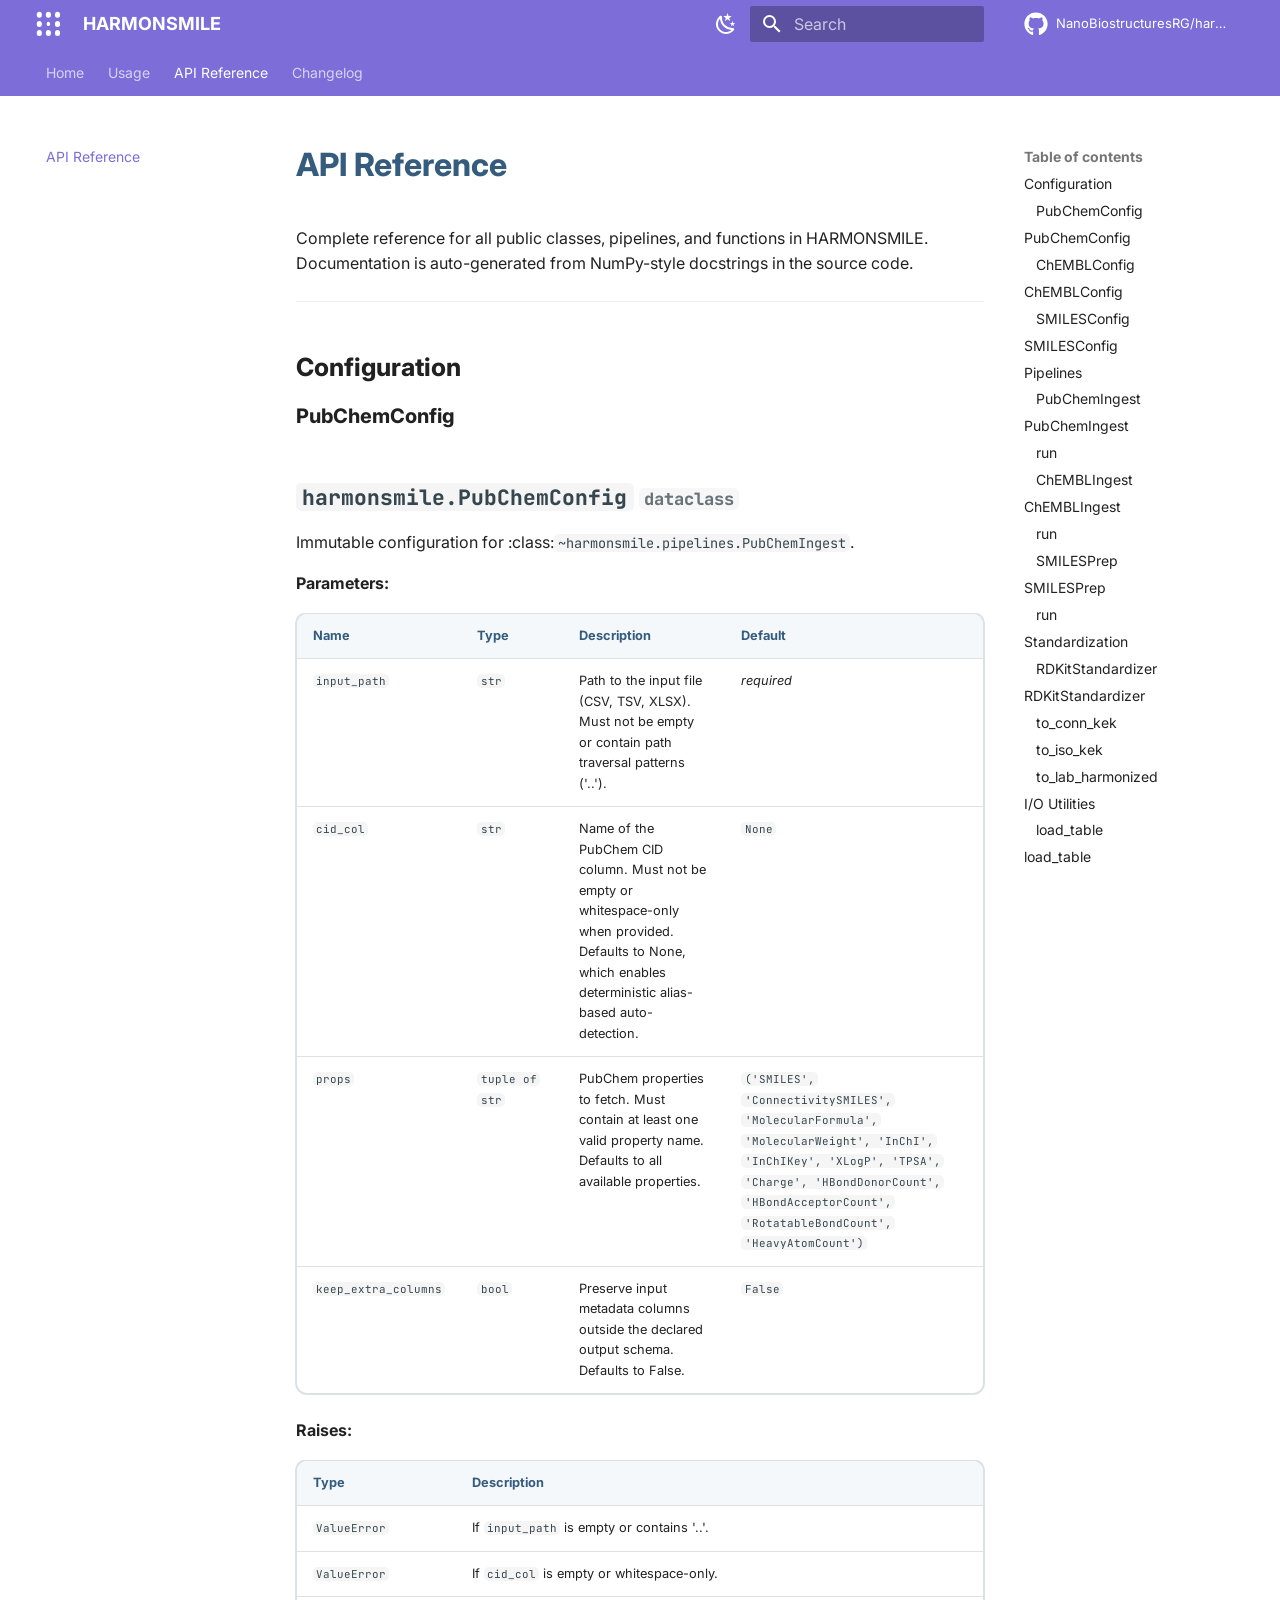
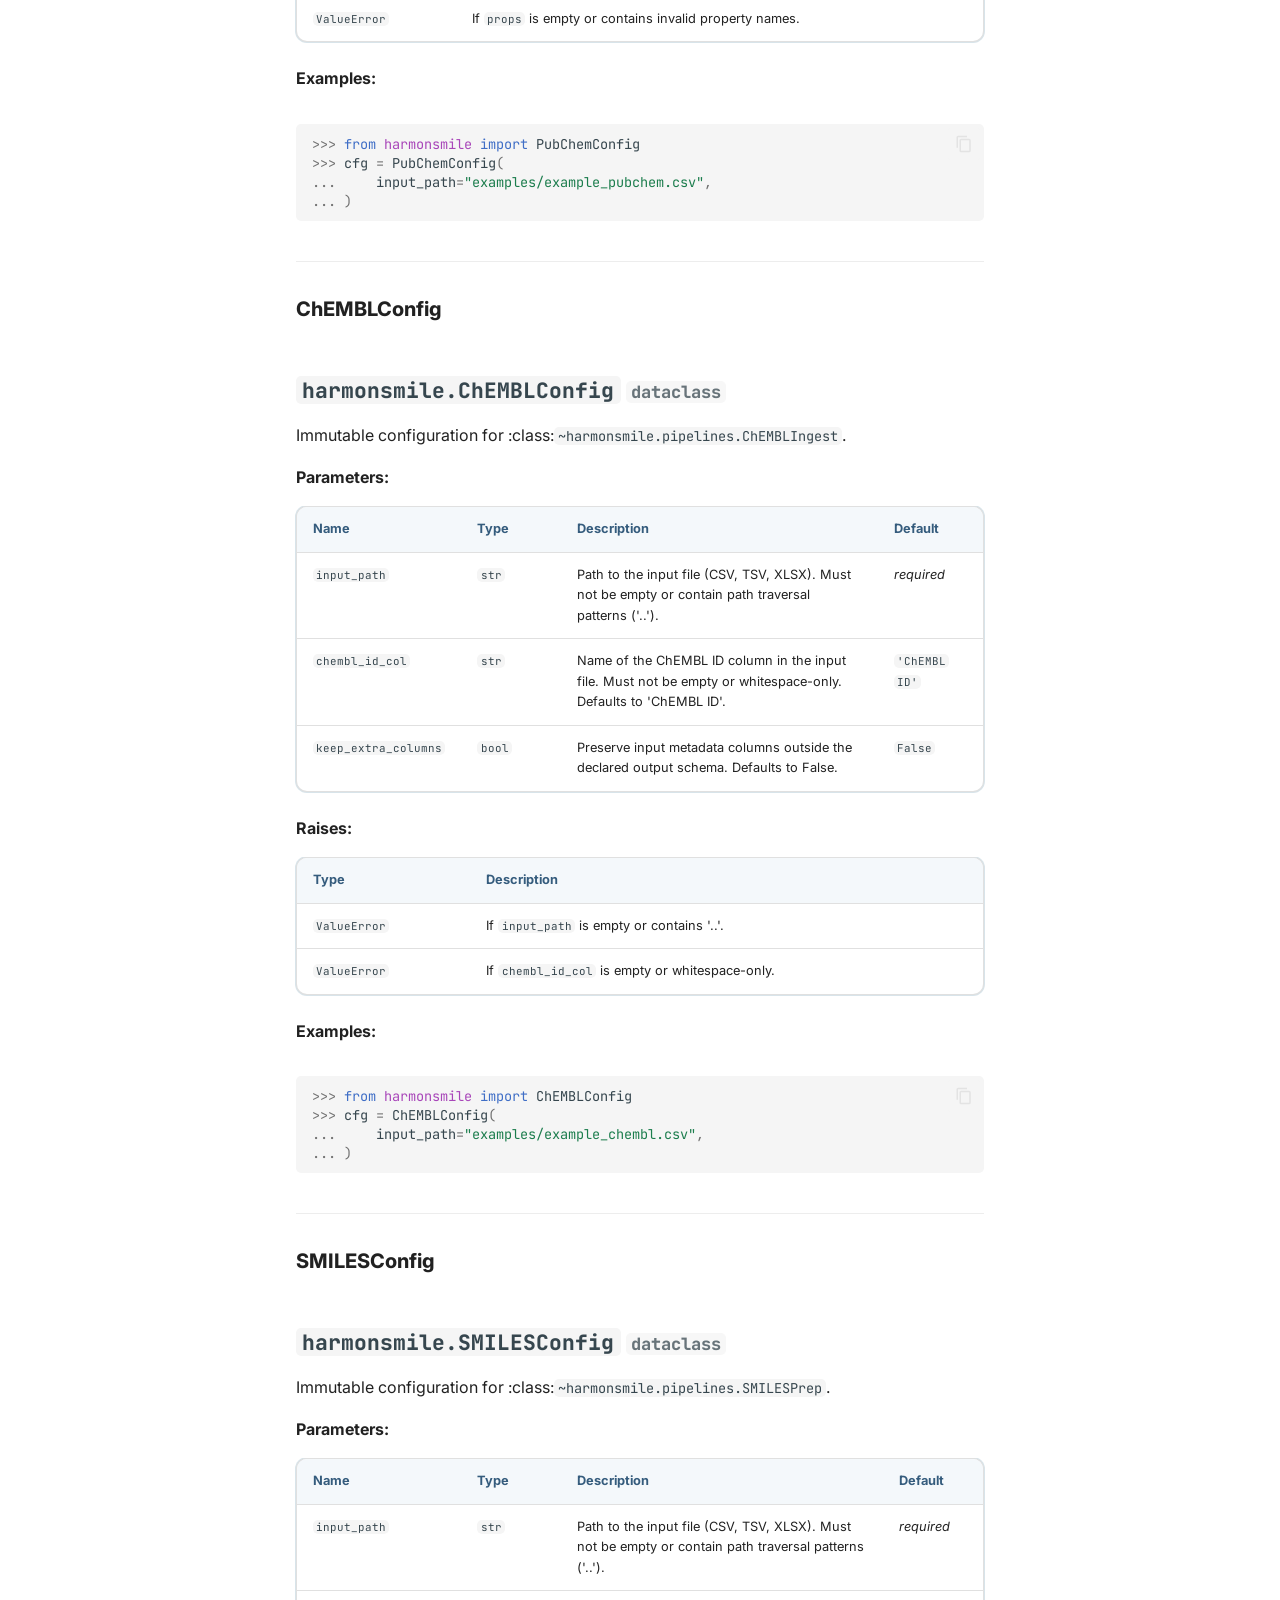
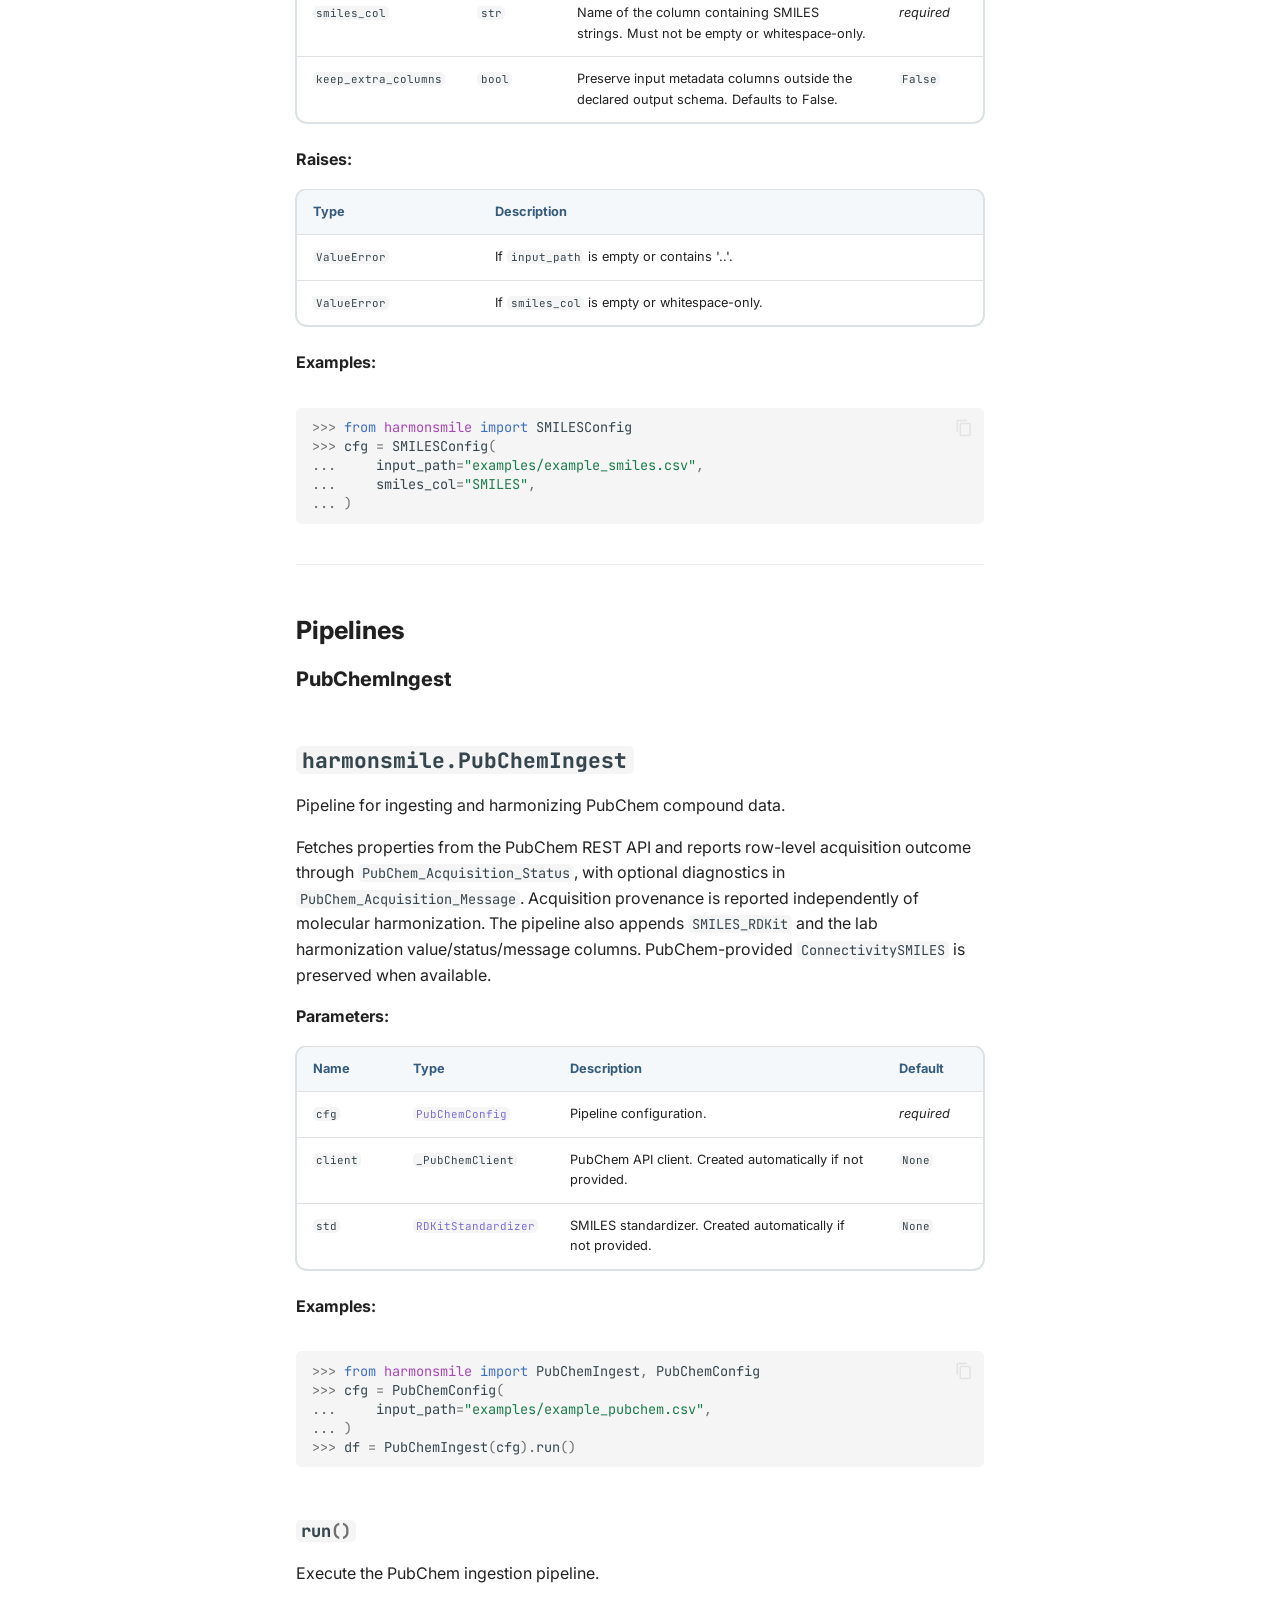
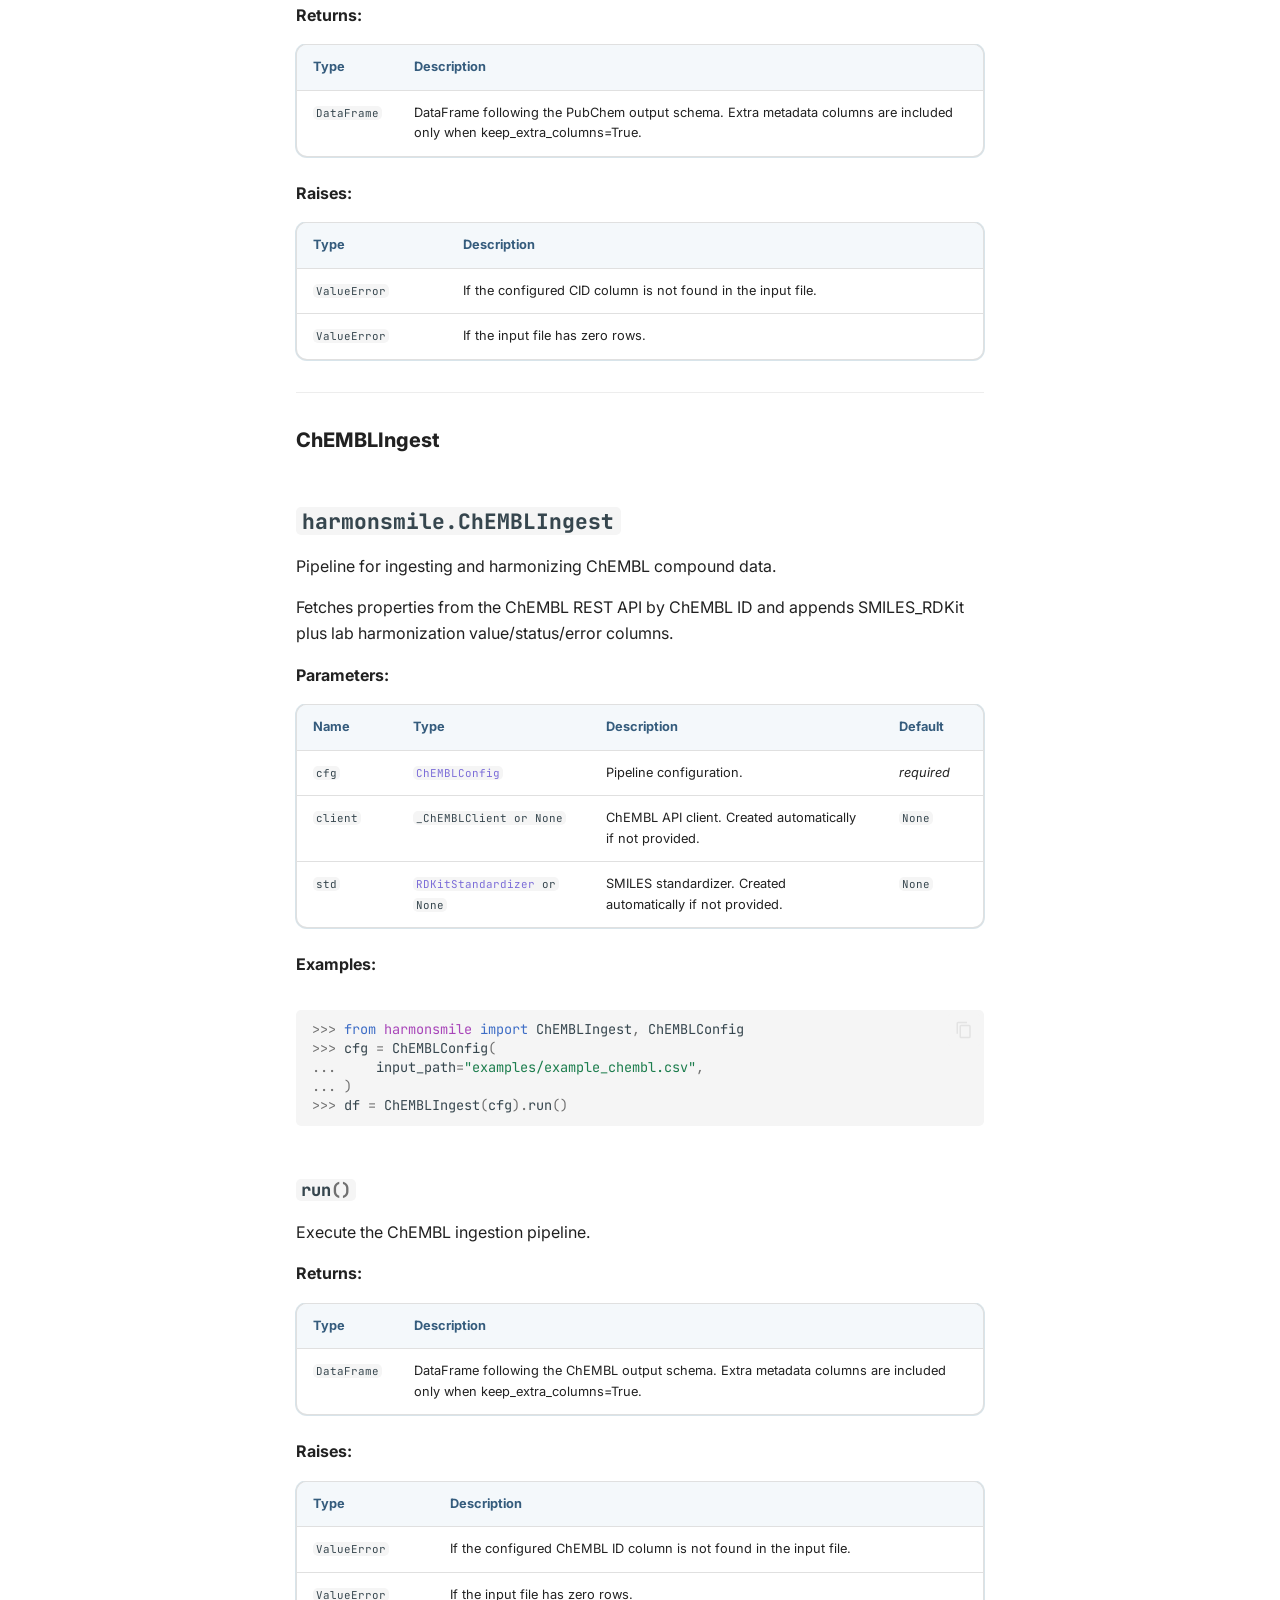
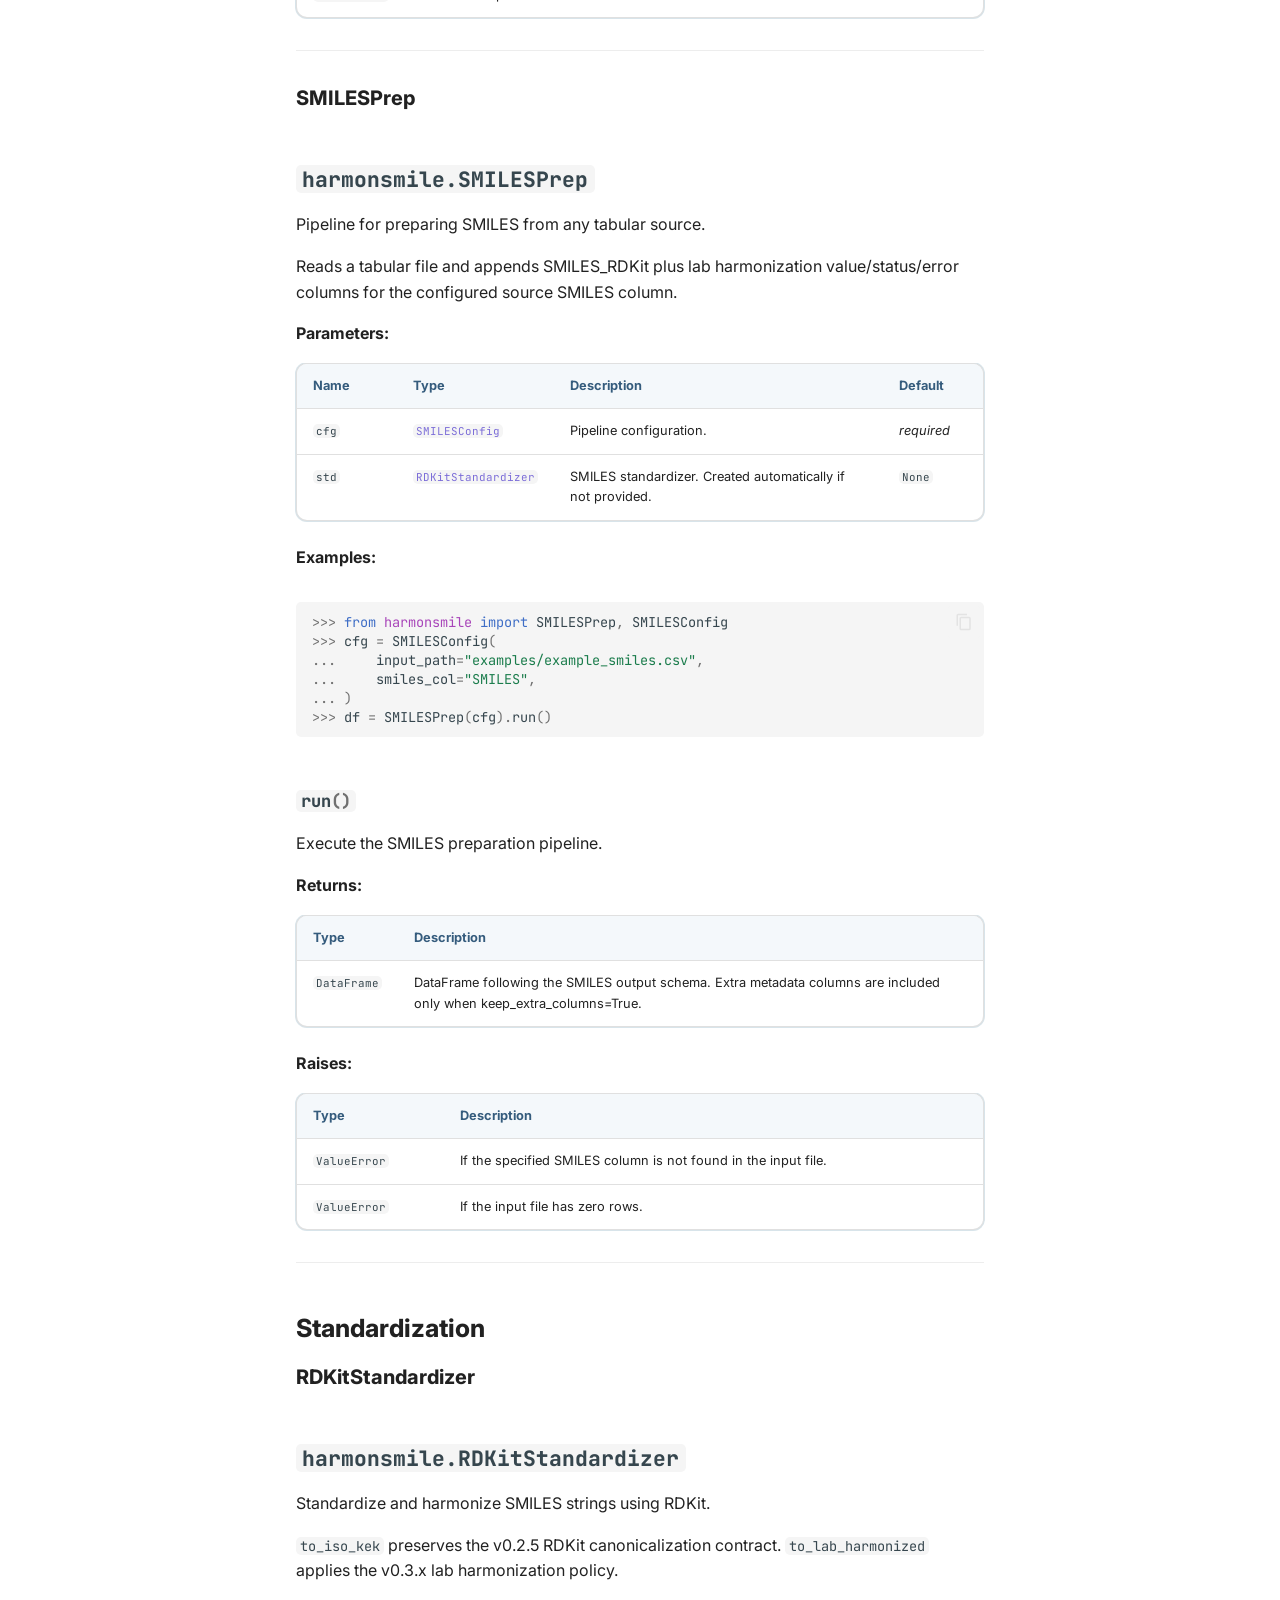
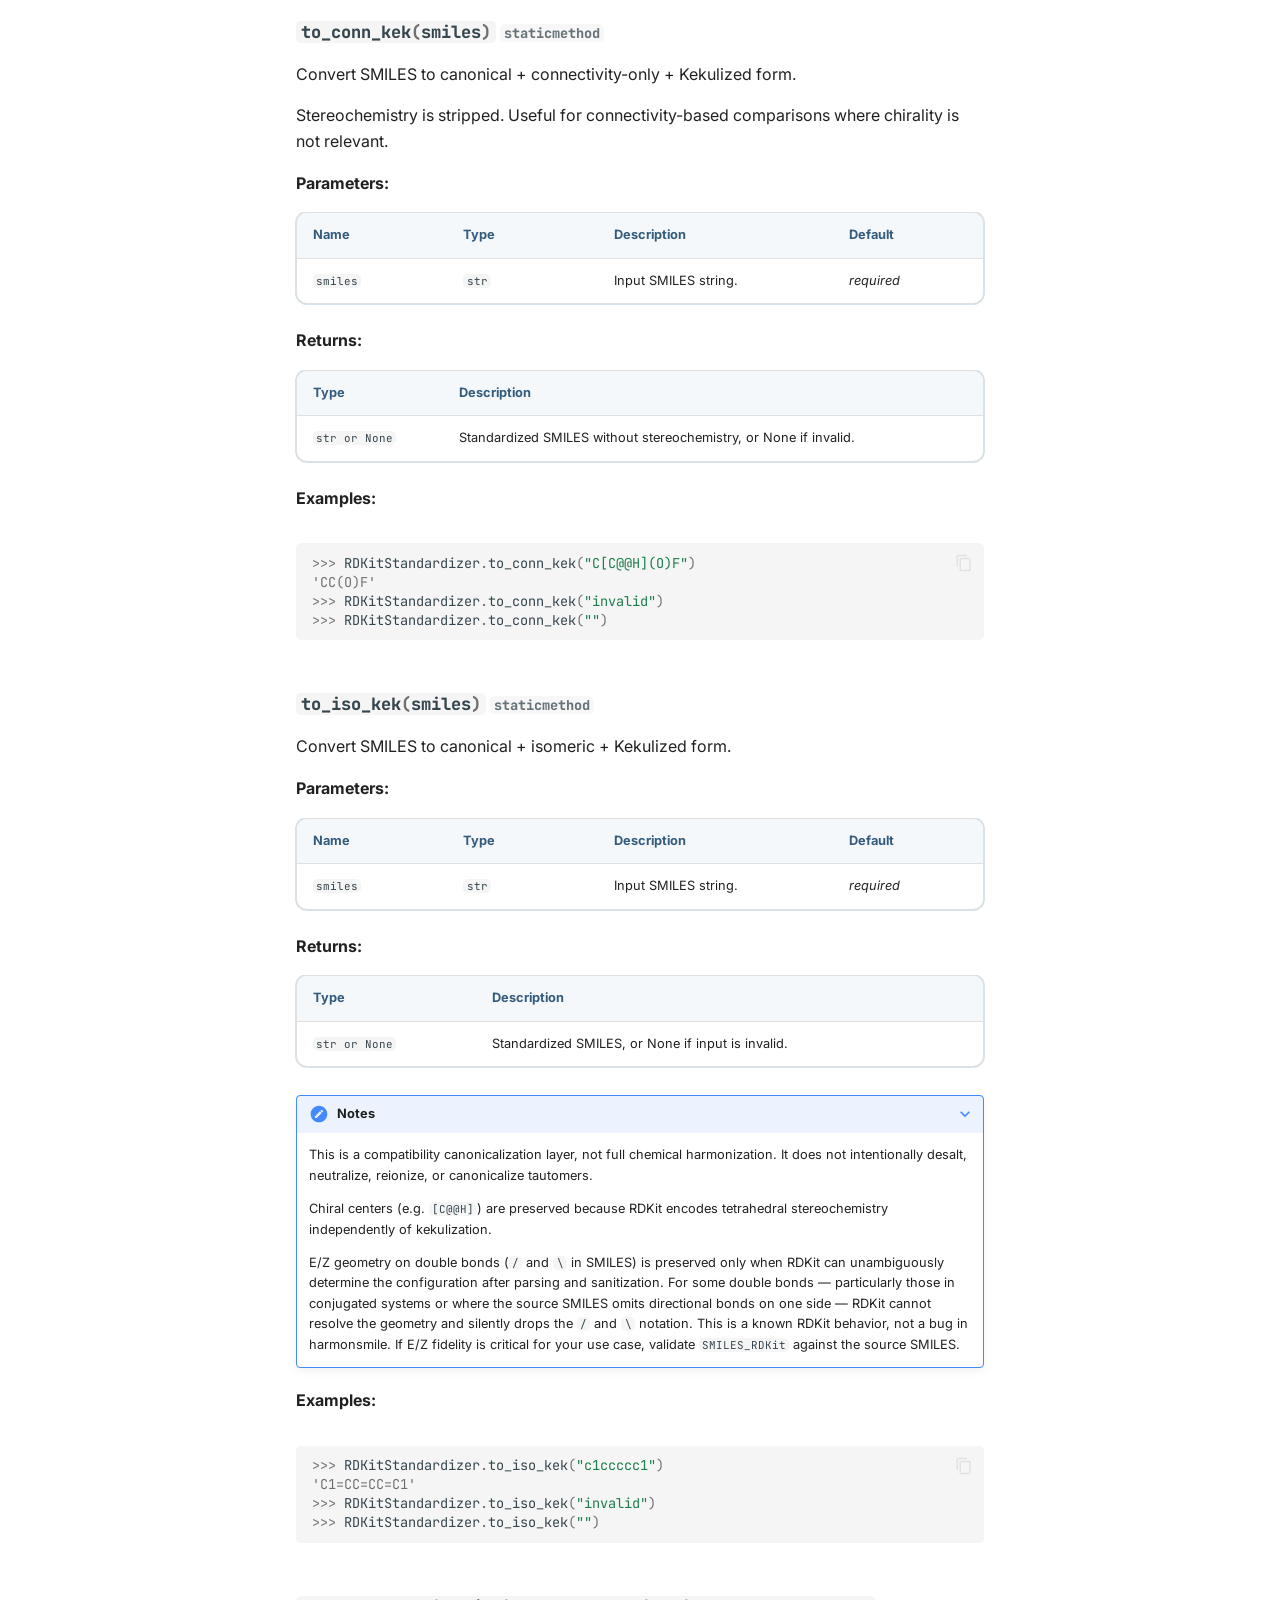
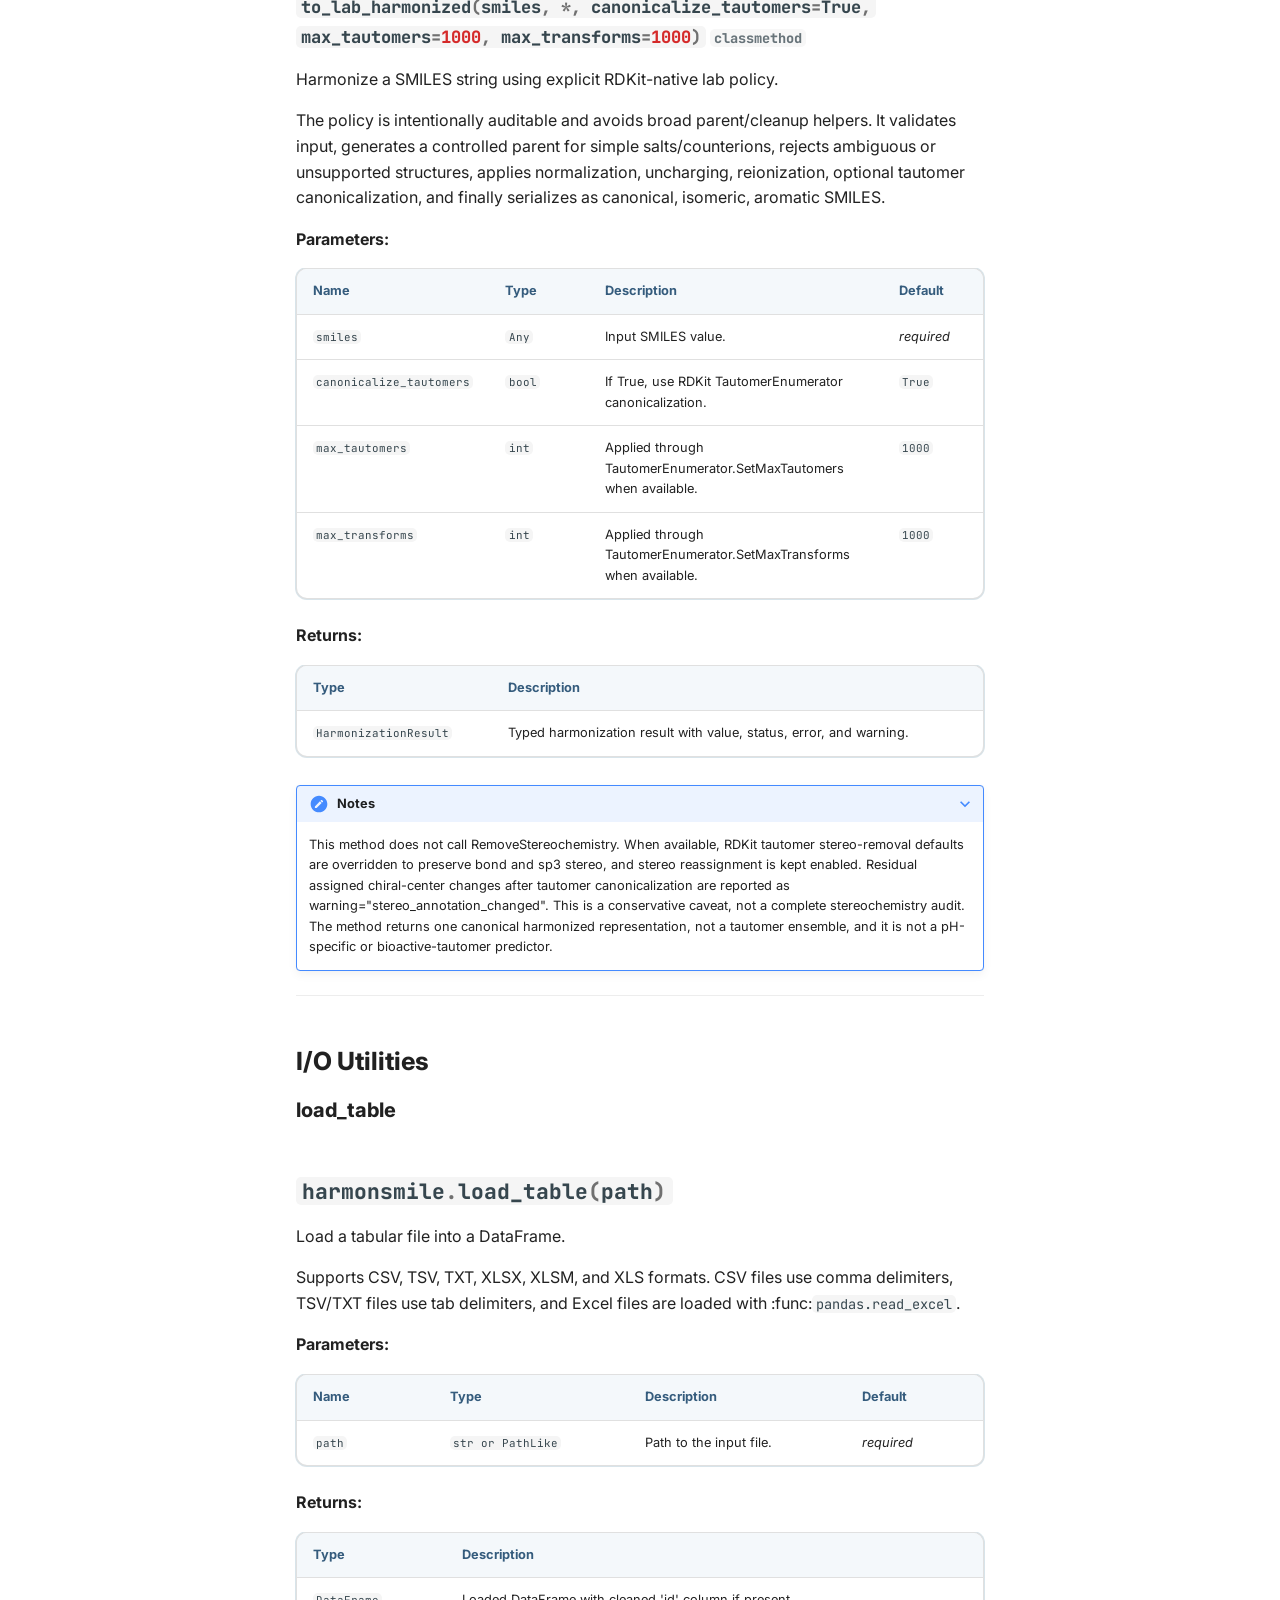
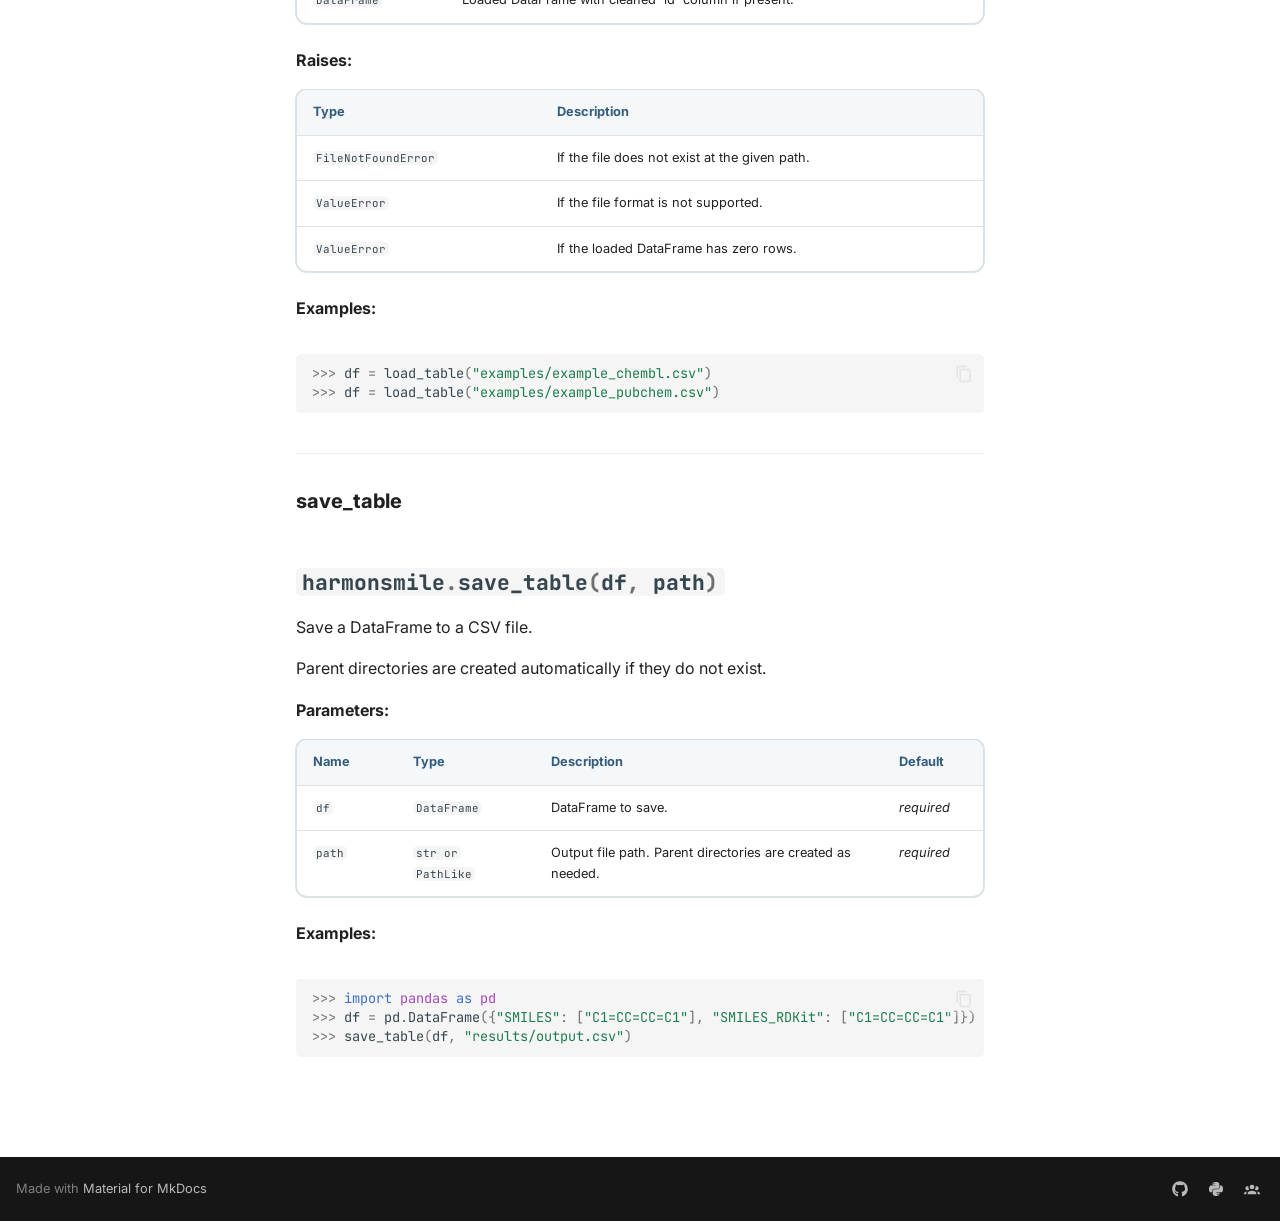
<file: api/index.html>
<!doctype html>
<html lang="en" class="no-js">
  <head>
    
      <meta charset="utf-8">
      <meta name="viewport" content="width=device-width,initial-scale=1">
      
        <meta name="description" content="Harmonize SMILES strings for cheminformatics and machine learning">
      
      
      
        <link rel="canonical" href="https://nanobiostructuresrg.github.io/harmonsmile/api/">
      
      
        <link rel="prev" href="../usage/">
      
      
        <link rel="next" href="../changelog/">
      
      
        
      
      
      <link rel="icon" href="../assets/harmonsmile-logo.png">
      <meta name="generator" content="mkdocs-1.6.1, mkdocs-material-9.7.7">
    
    
      
        <title>API Reference - HARMONSMILE</title>
      
    
    
      <link rel="stylesheet" href="../assets/stylesheets/main.ec1eaa64.min.css">
      
        
        <link rel="stylesheet" href="../assets/stylesheets/palette.ab4e12ef.min.css">
      
      


    
    
      
    
    
      
        
        
        <link rel="preconnect" href="https://fonts.gstatic.com" crossorigin>
        <link rel="stylesheet" href="https://fonts.googleapis.com/css?family=Inter:300,300i,400,400i,700,700i%7CJetBrains+Mono:400,400i,700,700i&display=fallback">
        <style>:root{--md-text-font:"Inter";--md-code-font:"JetBrains Mono"}</style>
      
    
    
      <link rel="stylesheet" href="../assets/_mkdocstrings.css">
    
      <link rel="stylesheet" href="../stylesheets/extra.css">
    
    <script>__md_scope=new URL("..",location),__md_hash=e=>[...e].reduce(((e,_)=>(e<<5)-e+_.charCodeAt(0)),0),__md_get=(e,_=localStorage,t=__md_scope)=>JSON.parse(_.getItem(t.pathname+"."+e)),__md_set=(e,_,t=localStorage,a=__md_scope)=>{try{t.setItem(a.pathname+"."+e,JSON.stringify(_))}catch(e){}}</script>
    
      

    
    
  </head>
  
  
    
    
      
    
    
    
    
    <body dir="ltr" data-md-color-scheme="default" data-md-color-primary="custom" data-md-color-accent="custom">
  
    
    <input class="md-toggle" data-md-toggle="drawer" type="checkbox" id="__drawer" autocomplete="off">
    <input class="md-toggle" data-md-toggle="search" type="checkbox" id="__search" autocomplete="off">
    <label class="md-overlay" for="__drawer"></label>
    <div data-md-component="skip">
      
        
        <a href="#api-reference" class="md-skip">
          Skip to content
        </a>
      
    </div>
    <div data-md-component="announce">
      
    </div>
    
    
      

  

<header class="md-header md-header--shadow md-header--lifted" data-md-component="header">
  <nav class="md-header__inner md-grid" aria-label="Header">
    <a href=".." title="HARMONSMILE" class="md-header__button md-logo" aria-label="HARMONSMILE" data-md-component="logo">
      
  
  <svg xmlns="http://www.w3.org/2000/svg" viewBox="0 0 24 24"><path d="M12 8a3 3 0 0 0 3-3 3 3 0 0 0-3-3 3 3 0 0 0-3 3 3 3 0 0 0 3 3m0 3.54C9.64 9.35 6.5 8 3 8v11c3.5 0 6.64 1.35 9 3.54 2.36-2.19 5.5-3.54 9-3.54V8c-3.5 0-6.64 1.35-9 3.54"/></svg>

    </a>
    <label class="md-header__button md-icon" for="__drawer">
      
      <svg xmlns="http://www.w3.org/2000/svg" viewBox="0 0 24 24"><path d="M3 6h18v2H3zm0 5h18v2H3zm0 5h18v2H3z"/></svg>
    </label>
    <div class="md-header__title" data-md-component="header-title">
      <div class="md-header__ellipsis">
        <div class="md-header__topic">
          <span class="md-ellipsis">
            HARMONSMILE
          </span>
        </div>
        <div class="md-header__topic" data-md-component="header-topic">
          <span class="md-ellipsis">
            
              API Reference
            
          </span>
        </div>
      </div>
    </div>
    
      
        <form class="md-header__option" data-md-component="palette">
  
    
    
    
    <input class="md-option" data-md-color-media="" data-md-color-scheme="default" data-md-color-primary="custom" data-md-color-accent="custom"  aria-label="Switch to dark mode"  type="radio" name="__palette" id="__palette_0">
    
      <label class="md-header__button md-icon" title="Switch to dark mode" for="__palette_1" hidden>
        <svg xmlns="http://www.w3.org/2000/svg" viewBox="0 0 24 24"><path d="m17.75 4.09-2.53 1.94.91 3.06-2.63-1.81-2.63 1.81.91-3.06-2.53-1.94L12.44 4l1.06-3 1.06 3zm3.5 6.91-1.64 1.25.59 1.98-1.7-1.17-1.7 1.17.59-1.98L15.75 11l2.06-.05L18.5 9l.69 1.95zm-2.28 4.95c.83-.08 1.72 1.1 1.19 1.85-.32.45-.66.87-1.08 1.27C15.17 23 8.84 23 4.94 19.07c-3.91-3.9-3.91-10.24 0-14.14.4-.4.82-.76 1.27-1.08.75-.53 1.93.36 1.85 1.19-.27 2.86.69 5.83 2.89 8.02a9.96 9.96 0 0 0 8.02 2.89m-1.64 2.02a12.08 12.08 0 0 1-7.8-3.47c-2.17-2.19-3.33-5-3.49-7.82-2.81 3.14-2.7 7.96.31 10.98 3.02 3.01 7.84 3.12 10.98.31"/></svg>
      </label>
    
  
    
    
    
    <input class="md-option" data-md-color-media="" data-md-color-scheme="slate" data-md-color-primary="custom" data-md-color-accent="custom"  aria-label="Switch to light mode"  type="radio" name="__palette" id="__palette_1">
    
      <label class="md-header__button md-icon" title="Switch to light mode" for="__palette_0" hidden>
        <svg xmlns="http://www.w3.org/2000/svg" viewBox="0 0 24 24"><path d="M12 7a5 5 0 0 1 5 5 5 5 0 0 1-5 5 5 5 0 0 1-5-5 5 5 0 0 1 5-5m0 2a3 3 0 0 0-3 3 3 3 0 0 0 3 3 3 3 0 0 0 3-3 3 3 0 0 0-3-3m0-7 2.39 3.42C13.65 5.15 12.84 5 12 5s-1.65.15-2.39.42zM3.34 7l4.16-.35A7.2 7.2 0 0 0 5.94 8.5c-.44.74-.69 1.5-.83 2.29zm.02 10 1.76-3.77a7.131 7.131 0 0 0 2.38 4.14zM20.65 7l-1.77 3.79a7.02 7.02 0 0 0-2.38-4.15zm-.01 10-4.14.36c.59-.51 1.12-1.14 1.54-1.86.42-.73.69-1.5.83-2.29zM12 22l-2.41-3.44c.74.27 1.55.44 2.41.44.82 0 1.63-.17 2.37-.44z"/></svg>
      </label>
    
  
</form>
      
    
    
      <script>var palette=__md_get("__palette");if(palette&&palette.color){if("(prefers-color-scheme)"===palette.color.media){var media=matchMedia("(prefers-color-scheme: light)"),input=document.querySelector(media.matches?"[data-md-color-media='(prefers-color-scheme: light)']":"[data-md-color-media='(prefers-color-scheme: dark)']");palette.color.media=input.getAttribute("data-md-color-media"),palette.color.scheme=input.getAttribute("data-md-color-scheme"),palette.color.primary=input.getAttribute("data-md-color-primary"),palette.color.accent=input.getAttribute("data-md-color-accent")}for(var[key,value]of Object.entries(palette.color))document.body.setAttribute("data-md-color-"+key,value)}</script>
    
    
    
      
      
        <label class="md-header__button md-icon" for="__search">
          
          <svg xmlns="http://www.w3.org/2000/svg" viewBox="0 0 24 24"><path d="M9.5 3A6.5 6.5 0 0 1 16 9.5c0 1.61-.59 3.09-1.56 4.23l.27.27h.79l5 5-1.5 1.5-5-5v-.79l-.27-.27A6.52 6.52 0 0 1 9.5 16 6.5 6.5 0 0 1 3 9.5 6.5 6.5 0 0 1 9.5 3m0 2C7 5 5 7 5 9.5S7 14 9.5 14 14 12 14 9.5 12 5 9.5 5"/></svg>
        </label>
        <div class="md-search" data-md-component="search" role="dialog">
  <label class="md-search__overlay" for="__search"></label>
  <div class="md-search__inner" role="search">
    <form class="md-search__form" name="search">
      <input type="text" class="md-search__input" name="query" aria-label="Search" placeholder="Search" autocapitalize="off" autocorrect="off" autocomplete="off" spellcheck="false" data-md-component="search-query" required>
      <label class="md-search__icon md-icon" for="__search">
        
        <svg xmlns="http://www.w3.org/2000/svg" viewBox="0 0 24 24"><path d="M9.5 3A6.5 6.5 0 0 1 16 9.5c0 1.61-.59 3.09-1.56 4.23l.27.27h.79l5 5-1.5 1.5-5-5v-.79l-.27-.27A6.52 6.52 0 0 1 9.5 16 6.5 6.5 0 0 1 3 9.5 6.5 6.5 0 0 1 9.5 3m0 2C7 5 5 7 5 9.5S7 14 9.5 14 14 12 14 9.5 12 5 9.5 5"/></svg>
        
        <svg xmlns="http://www.w3.org/2000/svg" viewBox="0 0 24 24"><path d="M20 11v2H8l5.5 5.5-1.42 1.42L4.16 12l7.92-7.92L13.5 5.5 8 11z"/></svg>
      </label>
      <nav class="md-search__options" aria-label="Search">
        
        <button type="reset" class="md-search__icon md-icon" title="Clear" aria-label="Clear" tabindex="-1">
          
          <svg xmlns="http://www.w3.org/2000/svg" viewBox="0 0 24 24"><path d="M19 6.41 17.59 5 12 10.59 6.41 5 5 6.41 10.59 12 5 17.59 6.41 19 12 13.41 17.59 19 19 17.59 13.41 12z"/></svg>
        </button>
      </nav>
      
        <div class="md-search__suggest" data-md-component="search-suggest"></div>
      
    </form>
    <div class="md-search__output">
      <div class="md-search__scrollwrap" tabindex="0" data-md-scrollfix>
        <div class="md-search-result" data-md-component="search-result">
          <div class="md-search-result__meta">
            Initializing search
          </div>
          <ol class="md-search-result__list" role="presentation"></ol>
        </div>
      </div>
    </div>
  </div>
</div>
      
    
    
      <div class="md-header__source">
        <a href="https://github.com/NanoBiostructuresRG/harmonsmile" title="Go to repository" class="md-source" data-md-component="source">
  <div class="md-source__icon md-icon">
    
    <svg xmlns="http://www.w3.org/2000/svg" viewBox="0 0 512 512"><!--! Font Awesome Free 7.1.0 by @fontawesome - https://fontawesome.com License - https://fontawesome.com/license/free (Icons: CC BY 4.0, Fonts: SIL OFL 1.1, Code: MIT License) Copyright 2025 Fonticons, Inc.--><path d="M173.9 397.4c0 2-2.3 3.6-5.2 3.6-3.3.3-5.6-1.3-5.6-3.6 0-2 2.3-3.6 5.2-3.6 3-.3 5.6 1.3 5.6 3.6m-31.1-4.5c-.7 2 1.3 4.3 4.3 4.9 2.6 1 5.6 0 6.2-2s-1.3-4.3-4.3-5.2c-2.6-.7-5.5.3-6.2 2.3m44.2-1.7c-2.9.7-4.9 2.6-4.6 4.9.3 2 2.9 3.3 5.9 2.6 2.9-.7 4.9-2.6 4.6-4.6-.3-1.9-3-3.2-5.9-2.9M252.8 8C114.1 8 8 113.3 8 252c0 110.9 69.8 205.8 169.5 239.2 12.8 2.3 17.3-5.6 17.3-12.1 0-6.2-.3-40.4-.3-61.4 0 0-70 15-84.7-29.8 0 0-11.4-29.1-27.8-36.6 0 0-22.9-15.7 1.6-15.4 0 0 24.9 2 38.6 25.8 21.9 38.6 58.6 27.5 72.9 20.9 2.3-16 8.8-27.1 16-33.7-55.9-6.2-112.3-14.3-112.3-110.5 0-27.5 7.6-41.3 23.6-58.9-2.6-6.5-11.1-33.3 2.6-67.9 20.9-6.5 69 27 69 27 20-5.6 41.5-8.5 62.8-8.5s42.8 2.9 62.8 8.5c0 0 48.1-33.6 69-27 13.7 34.7 5.2 61.4 2.6 67.9 16 17.7 25.8 31.5 25.8 58.9 0 96.5-58.9 104.2-114.8 110.5 9.2 7.9 17 22.9 17 46.4 0 33.7-.3 75.4-.3 83.6 0 6.5 4.6 14.4 17.3 12.1C436.2 457.8 504 362.9 504 252 504 113.3 391.5 8 252.8 8M105.2 352.9c-1.3 1-1 3.3.7 5.2 1.6 1.6 3.9 2.3 5.2 1 1.3-1 1-3.3-.7-5.2-1.6-1.6-3.9-2.3-5.2-1m-10.8-8.1c-.7 1.3.3 2.9 2.3 3.9 1.6 1 3.6.7 4.3-.7.7-1.3-.3-2.9-2.3-3.9-2-.6-3.6-.3-4.3.7m32.4 35.6c-1.6 1.3-1 4.3 1.3 6.2 2.3 2.3 5.2 2.6 6.5 1 1.3-1.3.7-4.3-1.3-6.2-2.2-2.3-5.2-2.6-6.5-1m-11.4-14.7c-1.6 1-1.6 3.6 0 5.9s4.3 3.3 5.6 2.3c1.6-1.3 1.6-3.9 0-6.2-1.4-2.3-4-3.3-5.6-2"/></svg>
  </div>
  <div class="md-source__repository">
    NanoBiostructuresRG/harmonsmile
  </div>
</a>
      </div>
    
  </nav>
  
    
      
<nav class="md-tabs" aria-label="Tabs" data-md-component="tabs">
  <div class="md-grid">
    <ul class="md-tabs__list">
      
        
  
  
  
  
    <li class="md-tabs__item">
      <a href=".." class="md-tabs__link">
        
  
  
    
  
  Home

      </a>
    </li>
  

      
        
  
  
  
  
    <li class="md-tabs__item">
      <a href="../usage/" class="md-tabs__link">
        
  
  
    
  
  Usage

      </a>
    </li>
  

      
        
  
  
  
    
  
  
    <li class="md-tabs__item md-tabs__item--active">
      <a href="./" class="md-tabs__link">
        
  
  
    
  
  API Reference

      </a>
    </li>
  

      
        
  
  
  
  
    <li class="md-tabs__item">
      <a href="../changelog/" class="md-tabs__link">
        
  
  
    
  
  Changelog

      </a>
    </li>
  

      
    </ul>
  </div>
</nav>
    
  
</header>
    
    <div class="md-container" data-md-component="container">
      
      
        
      
      <main class="md-main" data-md-component="main">
        <div class="md-main__inner md-grid">
          
            
              
              <div class="md-sidebar md-sidebar--primary" data-md-component="sidebar" data-md-type="navigation" >
                <div class="md-sidebar__scrollwrap">
                  <div class="md-sidebar__inner">
                    


  


<nav class="md-nav md-nav--primary md-nav--lifted" aria-label="Navigation" data-md-level="0">
  <label class="md-nav__title" for="__drawer">
    <a href=".." title="HARMONSMILE" class="md-nav__button md-logo" aria-label="HARMONSMILE" data-md-component="logo">
      
  
  <svg xmlns="http://www.w3.org/2000/svg" viewBox="0 0 24 24"><path d="M12 8a3 3 0 0 0 3-3 3 3 0 0 0-3-3 3 3 0 0 0-3 3 3 3 0 0 0 3 3m0 3.54C9.64 9.35 6.5 8 3 8v11c3.5 0 6.64 1.35 9 3.54 2.36-2.19 5.5-3.54 9-3.54V8c-3.5 0-6.64 1.35-9 3.54"/></svg>

    </a>
    HARMONSMILE
  </label>
  
    <div class="md-nav__source">
      <a href="https://github.com/NanoBiostructuresRG/harmonsmile" title="Go to repository" class="md-source" data-md-component="source">
  <div class="md-source__icon md-icon">
    
    <svg xmlns="http://www.w3.org/2000/svg" viewBox="0 0 512 512"><!--! Font Awesome Free 7.1.0 by @fontawesome - https://fontawesome.com License - https://fontawesome.com/license/free (Icons: CC BY 4.0, Fonts: SIL OFL 1.1, Code: MIT License) Copyright 2025 Fonticons, Inc.--><path d="M173.9 397.4c0 2-2.3 3.6-5.2 3.6-3.3.3-5.6-1.3-5.6-3.6 0-2 2.3-3.6 5.2-3.6 3-.3 5.6 1.3 5.6 3.6m-31.1-4.5c-.7 2 1.3 4.3 4.3 4.9 2.6 1 5.6 0 6.2-2s-1.3-4.3-4.3-5.2c-2.6-.7-5.5.3-6.2 2.3m44.2-1.7c-2.9.7-4.9 2.6-4.6 4.9.3 2 2.9 3.3 5.9 2.6 2.9-.7 4.9-2.6 4.6-4.6-.3-1.9-3-3.2-5.9-2.9M252.8 8C114.1 8 8 113.3 8 252c0 110.9 69.8 205.8 169.5 239.2 12.8 2.3 17.3-5.6 17.3-12.1 0-6.2-.3-40.4-.3-61.4 0 0-70 15-84.7-29.8 0 0-11.4-29.1-27.8-36.6 0 0-22.9-15.7 1.6-15.4 0 0 24.9 2 38.6 25.8 21.9 38.6 58.6 27.5 72.9 20.9 2.3-16 8.8-27.1 16-33.7-55.9-6.2-112.3-14.3-112.3-110.5 0-27.5 7.6-41.3 23.6-58.9-2.6-6.5-11.1-33.3 2.6-67.9 20.9-6.5 69 27 69 27 20-5.6 41.5-8.5 62.8-8.5s42.8 2.9 62.8 8.5c0 0 48.1-33.6 69-27 13.7 34.7 5.2 61.4 2.6 67.9 16 17.7 25.8 31.5 25.8 58.9 0 96.5-58.9 104.2-114.8 110.5 9.2 7.9 17 22.9 17 46.4 0 33.7-.3 75.4-.3 83.6 0 6.5 4.6 14.4 17.3 12.1C436.2 457.8 504 362.9 504 252 504 113.3 391.5 8 252.8 8M105.2 352.9c-1.3 1-1 3.3.7 5.2 1.6 1.6 3.9 2.3 5.2 1 1.3-1 1-3.3-.7-5.2-1.6-1.6-3.9-2.3-5.2-1m-10.8-8.1c-.7 1.3.3 2.9 2.3 3.9 1.6 1 3.6.7 4.3-.7.7-1.3-.3-2.9-2.3-3.9-2-.6-3.6-.3-4.3.7m32.4 35.6c-1.6 1.3-1 4.3 1.3 6.2 2.3 2.3 5.2 2.6 6.5 1 1.3-1.3.7-4.3-1.3-6.2-2.2-2.3-5.2-2.6-6.5-1m-11.4-14.7c-1.6 1-1.6 3.6 0 5.9s4.3 3.3 5.6 2.3c1.6-1.3 1.6-3.9 0-6.2-1.4-2.3-4-3.3-5.6-2"/></svg>
  </div>
  <div class="md-source__repository">
    NanoBiostructuresRG/harmonsmile
  </div>
</a>
    </div>
  
  <ul class="md-nav__list" data-md-scrollfix>
    
      
      
  
  
  
  
    <li class="md-nav__item">
      <a href=".." class="md-nav__link">
        
  
  
  <span class="md-ellipsis">
    
  
    Home
  

    
  </span>
  
  

      </a>
    </li>
  

    
      
      
  
  
  
  
    <li class="md-nav__item">
      <a href="../usage/" class="md-nav__link">
        
  
  
  <span class="md-ellipsis">
    
  
    Usage
  

    
  </span>
  
  

      </a>
    </li>
  

    
      
      
  
  
    
  
  
  
    <li class="md-nav__item md-nav__item--active">
      
      <input class="md-nav__toggle md-toggle" type="checkbox" id="__toc">
      
      
        
      
      
        <label class="md-nav__link md-nav__link--active" for="__toc">
          
  
  
  <span class="md-ellipsis">
    
  
    API Reference
  

    
  </span>
  
  

          <span class="md-nav__icon md-icon"></span>
        </label>
      
      <a href="./" class="md-nav__link md-nav__link--active">
        
  
  
  <span class="md-ellipsis">
    
  
    API Reference
  

    
  </span>
  
  

      </a>
      
        

<nav class="md-nav md-nav--secondary" aria-label="Table of contents">
  
  
  
    
  
  
    <label class="md-nav__title" for="__toc">
      <span class="md-nav__icon md-icon"></span>
      Table of contents
    </label>
    <ul class="md-nav__list" data-md-component="toc" data-md-scrollfix>
      
        <li class="md-nav__item">
  <a href="#configuration" class="md-nav__link">
    <span class="md-ellipsis">
      
        Configuration
      
    </span>
  </a>
  
    <nav class="md-nav" aria-label="Configuration">
      <ul class="md-nav__list">
        
          <li class="md-nav__item">
  <a href="#pubchemconfig" class="md-nav__link">
    <span class="md-ellipsis">
      
        PubChemConfig
      
    </span>
  </a>
  
</li>
        
      </ul>
    </nav>
  
</li>
      
        <li class="md-nav__item">
  <a href="#harmonsmile.PubChemConfig" class="md-nav__link">
    <span class="md-ellipsis">
      
        PubChemConfig
      
    </span>
  </a>
  
    <nav class="md-nav" aria-label="PubChemConfig">
      <ul class="md-nav__list">
        
          <li class="md-nav__item">
  <a href="#chemblconfig" class="md-nav__link">
    <span class="md-ellipsis">
      
        ChEMBLConfig
      
    </span>
  </a>
  
</li>
        
      </ul>
    </nav>
  
</li>
      
        <li class="md-nav__item">
  <a href="#harmonsmile.ChEMBLConfig" class="md-nav__link">
    <span class="md-ellipsis">
      
        ChEMBLConfig
      
    </span>
  </a>
  
    <nav class="md-nav" aria-label="ChEMBLConfig">
      <ul class="md-nav__list">
        
          <li class="md-nav__item">
  <a href="#smilesconfig" class="md-nav__link">
    <span class="md-ellipsis">
      
        SMILESConfig
      
    </span>
  </a>
  
</li>
        
      </ul>
    </nav>
  
</li>
      
        <li class="md-nav__item">
  <a href="#harmonsmile.SMILESConfig" class="md-nav__link">
    <span class="md-ellipsis">
      
        SMILESConfig
      
    </span>
  </a>
  
</li>
      
        <li class="md-nav__item">
  <a href="#pipelines" class="md-nav__link">
    <span class="md-ellipsis">
      
        Pipelines
      
    </span>
  </a>
  
    <nav class="md-nav" aria-label="Pipelines">
      <ul class="md-nav__list">
        
          <li class="md-nav__item">
  <a href="#pubchemingest" class="md-nav__link">
    <span class="md-ellipsis">
      
        PubChemIngest
      
    </span>
  </a>
  
</li>
        
      </ul>
    </nav>
  
</li>
      
        <li class="md-nav__item">
  <a href="#harmonsmile.PubChemIngest" class="md-nav__link">
    <span class="md-ellipsis">
      
        PubChemIngest
      
    </span>
  </a>
  
    <nav class="md-nav" aria-label="PubChemIngest">
      <ul class="md-nav__list">
        
          <li class="md-nav__item">
  <a href="#harmonsmile.PubChemIngest.run" class="md-nav__link">
    <span class="md-ellipsis">
      
        run
      
    </span>
  </a>
  
</li>
        
          <li class="md-nav__item">
  <a href="#chemblingest" class="md-nav__link">
    <span class="md-ellipsis">
      
        ChEMBLIngest
      
    </span>
  </a>
  
</li>
        
      </ul>
    </nav>
  
</li>
      
        <li class="md-nav__item">
  <a href="#harmonsmile.ChEMBLIngest" class="md-nav__link">
    <span class="md-ellipsis">
      
        ChEMBLIngest
      
    </span>
  </a>
  
    <nav class="md-nav" aria-label="ChEMBLIngest">
      <ul class="md-nav__list">
        
          <li class="md-nav__item">
  <a href="#harmonsmile.ChEMBLIngest.run" class="md-nav__link">
    <span class="md-ellipsis">
      
        run
      
    </span>
  </a>
  
</li>
        
          <li class="md-nav__item">
  <a href="#smilesprep" class="md-nav__link">
    <span class="md-ellipsis">
      
        SMILESPrep
      
    </span>
  </a>
  
</li>
        
      </ul>
    </nav>
  
</li>
      
        <li class="md-nav__item">
  <a href="#harmonsmile.SMILESPrep" class="md-nav__link">
    <span class="md-ellipsis">
      
        SMILESPrep
      
    </span>
  </a>
  
    <nav class="md-nav" aria-label="SMILESPrep">
      <ul class="md-nav__list">
        
          <li class="md-nav__item">
  <a href="#harmonsmile.SMILESPrep.run" class="md-nav__link">
    <span class="md-ellipsis">
      
        run
      
    </span>
  </a>
  
</li>
        
      </ul>
    </nav>
  
</li>
      
        <li class="md-nav__item">
  <a href="#standardization" class="md-nav__link">
    <span class="md-ellipsis">
      
        Standardization
      
    </span>
  </a>
  
    <nav class="md-nav" aria-label="Standardization">
      <ul class="md-nav__list">
        
          <li class="md-nav__item">
  <a href="#rdkitstandardizer" class="md-nav__link">
    <span class="md-ellipsis">
      
        RDKitStandardizer
      
    </span>
  </a>
  
</li>
        
      </ul>
    </nav>
  
</li>
      
        <li class="md-nav__item">
  <a href="#harmonsmile.RDKitStandardizer" class="md-nav__link">
    <span class="md-ellipsis">
      
        RDKitStandardizer
      
    </span>
  </a>
  
    <nav class="md-nav" aria-label="RDKitStandardizer">
      <ul class="md-nav__list">
        
          <li class="md-nav__item">
  <a href="#harmonsmile.RDKitStandardizer.to_conn_kek" class="md-nav__link">
    <span class="md-ellipsis">
      
        to_conn_kek
      
    </span>
  </a>
  
</li>
        
          <li class="md-nav__item">
  <a href="#harmonsmile.RDKitStandardizer.to_iso_kek" class="md-nav__link">
    <span class="md-ellipsis">
      
        to_iso_kek
      
    </span>
  </a>
  
</li>
        
          <li class="md-nav__item">
  <a href="#harmonsmile.RDKitStandardizer.to_lab_harmonized" class="md-nav__link">
    <span class="md-ellipsis">
      
        to_lab_harmonized
      
    </span>
  </a>
  
</li>
        
      </ul>
    </nav>
  
</li>
      
        <li class="md-nav__item">
  <a href="#io-utilities" class="md-nav__link">
    <span class="md-ellipsis">
      
        I/O Utilities
      
    </span>
  </a>
  
    <nav class="md-nav" aria-label="I/O Utilities">
      <ul class="md-nav__list">
        
          <li class="md-nav__item">
  <a href="#load_table" class="md-nav__link">
    <span class="md-ellipsis">
      
        load_table
      
    </span>
  </a>
  
</li>
        
      </ul>
    </nav>
  
</li>
      
        <li class="md-nav__item">
  <a href="#harmonsmile.load_table" class="md-nav__link">
    <span class="md-ellipsis">
      
        load_table
      
    </span>
  </a>
  
    <nav class="md-nav" aria-label="load_table">
      <ul class="md-nav__list">
        
          <li class="md-nav__item">
  <a href="#save_table" class="md-nav__link">
    <span class="md-ellipsis">
      
        save_table
      
    </span>
  </a>
  
</li>
        
      </ul>
    </nav>
  
</li>
      
        <li class="md-nav__item">
  <a href="#harmonsmile.save_table" class="md-nav__link">
    <span class="md-ellipsis">
      
        save_table
      
    </span>
  </a>
  
</li>
      
    </ul>
  
</nav>
      
    </li>
  

    
      
      
  
  
  
  
    <li class="md-nav__item">
      <a href="../changelog/" class="md-nav__link">
        
  
  
  <span class="md-ellipsis">
    
  
    Changelog
  

    
  </span>
  
  

      </a>
    </li>
  

    
  </ul>
</nav>
                  </div>
                </div>
              </div>
            
            
              
              <div class="md-sidebar md-sidebar--secondary" data-md-component="sidebar" data-md-type="toc" >
                <div class="md-sidebar__scrollwrap">
                  <div class="md-sidebar__inner">
                    

<nav class="md-nav md-nav--secondary" aria-label="Table of contents">
  
  
  
    
  
  
    <label class="md-nav__title" for="__toc">
      <span class="md-nav__icon md-icon"></span>
      Table of contents
    </label>
    <ul class="md-nav__list" data-md-component="toc" data-md-scrollfix>
      
        <li class="md-nav__item">
  <a href="#configuration" class="md-nav__link">
    <span class="md-ellipsis">
      
        Configuration
      
    </span>
  </a>
  
    <nav class="md-nav" aria-label="Configuration">
      <ul class="md-nav__list">
        
          <li class="md-nav__item">
  <a href="#pubchemconfig" class="md-nav__link">
    <span class="md-ellipsis">
      
        PubChemConfig
      
    </span>
  </a>
  
</li>
        
      </ul>
    </nav>
  
</li>
      
        <li class="md-nav__item">
  <a href="#harmonsmile.PubChemConfig" class="md-nav__link">
    <span class="md-ellipsis">
      
        PubChemConfig
      
    </span>
  </a>
  
    <nav class="md-nav" aria-label="PubChemConfig">
      <ul class="md-nav__list">
        
          <li class="md-nav__item">
  <a href="#chemblconfig" class="md-nav__link">
    <span class="md-ellipsis">
      
        ChEMBLConfig
      
    </span>
  </a>
  
</li>
        
      </ul>
    </nav>
  
</li>
      
        <li class="md-nav__item">
  <a href="#harmonsmile.ChEMBLConfig" class="md-nav__link">
    <span class="md-ellipsis">
      
        ChEMBLConfig
      
    </span>
  </a>
  
    <nav class="md-nav" aria-label="ChEMBLConfig">
      <ul class="md-nav__list">
        
          <li class="md-nav__item">
  <a href="#smilesconfig" class="md-nav__link">
    <span class="md-ellipsis">
      
        SMILESConfig
      
    </span>
  </a>
  
</li>
        
      </ul>
    </nav>
  
</li>
      
        <li class="md-nav__item">
  <a href="#harmonsmile.SMILESConfig" class="md-nav__link">
    <span class="md-ellipsis">
      
        SMILESConfig
      
    </span>
  </a>
  
</li>
      
        <li class="md-nav__item">
  <a href="#pipelines" class="md-nav__link">
    <span class="md-ellipsis">
      
        Pipelines
      
    </span>
  </a>
  
    <nav class="md-nav" aria-label="Pipelines">
      <ul class="md-nav__list">
        
          <li class="md-nav__item">
  <a href="#pubchemingest" class="md-nav__link">
    <span class="md-ellipsis">
      
        PubChemIngest
      
    </span>
  </a>
  
</li>
        
      </ul>
    </nav>
  
</li>
      
        <li class="md-nav__item">
  <a href="#harmonsmile.PubChemIngest" class="md-nav__link">
    <span class="md-ellipsis">
      
        PubChemIngest
      
    </span>
  </a>
  
    <nav class="md-nav" aria-label="PubChemIngest">
      <ul class="md-nav__list">
        
          <li class="md-nav__item">
  <a href="#harmonsmile.PubChemIngest.run" class="md-nav__link">
    <span class="md-ellipsis">
      
        run
      
    </span>
  </a>
  
</li>
        
          <li class="md-nav__item">
  <a href="#chemblingest" class="md-nav__link">
    <span class="md-ellipsis">
      
        ChEMBLIngest
      
    </span>
  </a>
  
</li>
        
      </ul>
    </nav>
  
</li>
      
        <li class="md-nav__item">
  <a href="#harmonsmile.ChEMBLIngest" class="md-nav__link">
    <span class="md-ellipsis">
      
        ChEMBLIngest
      
    </span>
  </a>
  
    <nav class="md-nav" aria-label="ChEMBLIngest">
      <ul class="md-nav__list">
        
          <li class="md-nav__item">
  <a href="#harmonsmile.ChEMBLIngest.run" class="md-nav__link">
    <span class="md-ellipsis">
      
        run
      
    </span>
  </a>
  
</li>
        
          <li class="md-nav__item">
  <a href="#smilesprep" class="md-nav__link">
    <span class="md-ellipsis">
      
        SMILESPrep
      
    </span>
  </a>
  
</li>
        
      </ul>
    </nav>
  
</li>
      
        <li class="md-nav__item">
  <a href="#harmonsmile.SMILESPrep" class="md-nav__link">
    <span class="md-ellipsis">
      
        SMILESPrep
      
    </span>
  </a>
  
    <nav class="md-nav" aria-label="SMILESPrep">
      <ul class="md-nav__list">
        
          <li class="md-nav__item">
  <a href="#harmonsmile.SMILESPrep.run" class="md-nav__link">
    <span class="md-ellipsis">
      
        run
      
    </span>
  </a>
  
</li>
        
      </ul>
    </nav>
  
</li>
      
        <li class="md-nav__item">
  <a href="#standardization" class="md-nav__link">
    <span class="md-ellipsis">
      
        Standardization
      
    </span>
  </a>
  
    <nav class="md-nav" aria-label="Standardization">
      <ul class="md-nav__list">
        
          <li class="md-nav__item">
  <a href="#rdkitstandardizer" class="md-nav__link">
    <span class="md-ellipsis">
      
        RDKitStandardizer
      
    </span>
  </a>
  
</li>
        
      </ul>
    </nav>
  
</li>
      
        <li class="md-nav__item">
  <a href="#harmonsmile.RDKitStandardizer" class="md-nav__link">
    <span class="md-ellipsis">
      
        RDKitStandardizer
      
    </span>
  </a>
  
    <nav class="md-nav" aria-label="RDKitStandardizer">
      <ul class="md-nav__list">
        
          <li class="md-nav__item">
  <a href="#harmonsmile.RDKitStandardizer.to_conn_kek" class="md-nav__link">
    <span class="md-ellipsis">
      
        to_conn_kek
      
    </span>
  </a>
  
</li>
        
          <li class="md-nav__item">
  <a href="#harmonsmile.RDKitStandardizer.to_iso_kek" class="md-nav__link">
    <span class="md-ellipsis">
      
        to_iso_kek
      
    </span>
  </a>
  
</li>
        
          <li class="md-nav__item">
  <a href="#harmonsmile.RDKitStandardizer.to_lab_harmonized" class="md-nav__link">
    <span class="md-ellipsis">
      
        to_lab_harmonized
      
    </span>
  </a>
  
</li>
        
      </ul>
    </nav>
  
</li>
      
        <li class="md-nav__item">
  <a href="#io-utilities" class="md-nav__link">
    <span class="md-ellipsis">
      
        I/O Utilities
      
    </span>
  </a>
  
    <nav class="md-nav" aria-label="I/O Utilities">
      <ul class="md-nav__list">
        
          <li class="md-nav__item">
  <a href="#load_table" class="md-nav__link">
    <span class="md-ellipsis">
      
        load_table
      
    </span>
  </a>
  
</li>
        
      </ul>
    </nav>
  
</li>
      
        <li class="md-nav__item">
  <a href="#harmonsmile.load_table" class="md-nav__link">
    <span class="md-ellipsis">
      
        load_table
      
    </span>
  </a>
  
    <nav class="md-nav" aria-label="load_table">
      <ul class="md-nav__list">
        
          <li class="md-nav__item">
  <a href="#save_table" class="md-nav__link">
    <span class="md-ellipsis">
      
        save_table
      
    </span>
  </a>
  
</li>
        
      </ul>
    </nav>
  
</li>
      
        <li class="md-nav__item">
  <a href="#harmonsmile.save_table" class="md-nav__link">
    <span class="md-ellipsis">
      
        save_table
      
    </span>
  </a>
  
</li>
      
    </ul>
  
</nav>
                  </div>
                </div>
              </div>
            
          
          
            <div class="md-content" data-md-component="content">
              
              <article class="md-content__inner md-typeset">
                
                  


  
  


<h1 id="api-reference">API Reference<a class="headerlink" href="#api-reference" title="Permanent link">&para;</a></h1>
<p>Complete reference for all public classes, pipelines, and functions in HARMONSMILE.
Documentation is auto-generated from NumPy-style docstrings in the source code.</p>
<hr />
<h2 id="configuration">Configuration<a class="headerlink" href="#configuration" title="Permanent link">&para;</a></h2>
<h3 id="pubchemconfig">PubChemConfig<a class="headerlink" href="#pubchemconfig" title="Permanent link">&para;</a></h3>


<div class="doc doc-object doc-class">



<h2 id="harmonsmile.PubChemConfig" class="doc doc-heading">
            <code>harmonsmile.PubChemConfig</code>


  <span class="doc doc-labels">
      <small class="doc doc-label doc-label-dataclass"><code>dataclass</code></small>
  </span>

<a href="#harmonsmile.PubChemConfig" class="headerlink" title="Permanent link">&para;</a></h2>


    <div class="doc doc-contents first">



        <p>Immutable configuration for :class:<code>~harmonsmile.pipelines.PubChemIngest</code>.</p>


<p><span class="doc-section-title">Parameters:</span></p>
    <table>
      <thead>
        <tr>
          <th>Name</th>
          <th>Type</th>
          <th>Description</th>
          <th>Default</th>
        </tr>
      </thead>
      <tbody>
          <tr class="doc-section-item">
            <td>
                <code>input_path</code>
            </td>
            <td>
                  <code><span title="str">str</span></code>
            </td>
            <td>
              <div class="doc-md-description">
                <p>Path to the input file (CSV, TSV, XLSX). Must not be empty or
contain path traversal patterns ('..').</p>
              </div>
            </td>
            <td>
                <em>required</em>
            </td>
          </tr>
          <tr class="doc-section-item">
            <td>
                <code>cid_col</code>
            </td>
            <td>
                  <code><span title="str">str</span></code>
            </td>
            <td>
              <div class="doc-md-description">
                <p>Name of the PubChem CID column. Must not be empty or
whitespace-only when provided. Defaults to None, which enables
deterministic alias-based auto-detection.</p>
              </div>
            </td>
            <td>
                  <code>None</code>
            </td>
          </tr>
          <tr class="doc-section-item">
            <td>
                <code>props</code>
            </td>
            <td>
                  <code>tuple of str</code>
            </td>
            <td>
              <div class="doc-md-description">
                <p>PubChem properties to fetch. Must contain at least one valid
property name. Defaults to all available properties.</p>
              </div>
            </td>
            <td>
                  <code>(&#39;SMILES&#39;, &#39;ConnectivitySMILES&#39;, &#39;MolecularFormula&#39;, &#39;MolecularWeight&#39;, &#39;InChI&#39;, &#39;InChIKey&#39;, &#39;XLogP&#39;, &#39;TPSA&#39;, &#39;Charge&#39;, &#39;HBondDonorCount&#39;, &#39;HBondAcceptorCount&#39;, &#39;RotatableBondCount&#39;, &#39;HeavyAtomCount&#39;)</code>
            </td>
          </tr>
          <tr class="doc-section-item">
            <td>
                <code>keep_extra_columns</code>
            </td>
            <td>
                  <code><span title="bool">bool</span></code>
            </td>
            <td>
              <div class="doc-md-description">
                <p>Preserve input metadata columns outside the declared output schema.
Defaults to False.</p>
              </div>
            </td>
            <td>
                  <code>False</code>
            </td>
          </tr>
      </tbody>
    </table>


<p><span class="doc-section-title">Raises:</span></p>
    <table>
      <thead>
        <tr>
          <th>Type</th>
          <th>Description</th>
        </tr>
      </thead>
      <tbody>
          <tr class="doc-section-item">
            <td>
                  <code><span title="ValueError">ValueError</span></code>
            </td>
            <td>
              <div class="doc-md-description">
                <p>If <code>input_path</code> is empty or contains '..'.</p>
              </div>
            </td>
          </tr>
          <tr class="doc-section-item">
            <td>
                  <code><span title="ValueError">ValueError</span></code>
            </td>
            <td>
              <div class="doc-md-description">
                <p>If <code>cid_col</code> is empty or whitespace-only.</p>
              </div>
            </td>
          </tr>
          <tr class="doc-section-item">
            <td>
                  <code><span title="ValueError">ValueError</span></code>
            </td>
            <td>
              <div class="doc-md-description">
                <p>If <code>props</code> is empty or contains invalid property names.</p>
              </div>
            </td>
          </tr>
      </tbody>
    </table>


<p><span class="doc-section-title">Examples:</span></p>
    <div class="highlight"><pre><span></span><code><span class="gp">&gt;&gt;&gt; </span><span class="kn">from</span><span class="w"> </span><span class="nn">harmonsmile</span><span class="w"> </span><span class="kn">import</span> <span class="n">PubChemConfig</span>
<span class="gp">&gt;&gt;&gt; </span><span class="n">cfg</span> <span class="o">=</span> <span class="n">PubChemConfig</span><span class="p">(</span>
<span class="gp">... </span>    <span class="n">input_path</span><span class="o">=</span><span class="s2">"examples/example_pubchem.csv"</span><span class="p">,</span>
<span class="gp">... </span><span class="p">)</span>
</code></pre></div>











<div class="doc doc-children">












  </div>

    </div>

</div><hr />
<h3 id="chemblconfig">ChEMBLConfig<a class="headerlink" href="#chemblconfig" title="Permanent link">&para;</a></h3>


<div class="doc doc-object doc-class">



<h2 id="harmonsmile.ChEMBLConfig" class="doc doc-heading">
            <code>harmonsmile.ChEMBLConfig</code>


  <span class="doc doc-labels">
      <small class="doc doc-label doc-label-dataclass"><code>dataclass</code></small>
  </span>

<a href="#harmonsmile.ChEMBLConfig" class="headerlink" title="Permanent link">&para;</a></h2>


    <div class="doc doc-contents first">



        <p>Immutable configuration for :class:<code>~harmonsmile.pipelines.ChEMBLIngest</code>.</p>


<p><span class="doc-section-title">Parameters:</span></p>
    <table>
      <thead>
        <tr>
          <th>Name</th>
          <th>Type</th>
          <th>Description</th>
          <th>Default</th>
        </tr>
      </thead>
      <tbody>
          <tr class="doc-section-item">
            <td>
                <code>input_path</code>
            </td>
            <td>
                  <code><span title="str">str</span></code>
            </td>
            <td>
              <div class="doc-md-description">
                <p>Path to the input file (CSV, TSV, XLSX). Must not be empty or
contain path traversal patterns ('..').</p>
              </div>
            </td>
            <td>
                <em>required</em>
            </td>
          </tr>
          <tr class="doc-section-item">
            <td>
                <code>chembl_id_col</code>
            </td>
            <td>
                  <code><span title="str">str</span></code>
            </td>
            <td>
              <div class="doc-md-description">
                <p>Name of the ChEMBL ID column in the input file. Must not be
empty or whitespace-only. Defaults to 'ChEMBL ID'.</p>
              </div>
            </td>
            <td>
                  <code>&#39;ChEMBL ID&#39;</code>
            </td>
          </tr>
          <tr class="doc-section-item">
            <td>
                <code>keep_extra_columns</code>
            </td>
            <td>
                  <code><span title="bool">bool</span></code>
            </td>
            <td>
              <div class="doc-md-description">
                <p>Preserve input metadata columns outside the declared output schema.
Defaults to False.</p>
              </div>
            </td>
            <td>
                  <code>False</code>
            </td>
          </tr>
      </tbody>
    </table>


<p><span class="doc-section-title">Raises:</span></p>
    <table>
      <thead>
        <tr>
          <th>Type</th>
          <th>Description</th>
        </tr>
      </thead>
      <tbody>
          <tr class="doc-section-item">
            <td>
                  <code><span title="ValueError">ValueError</span></code>
            </td>
            <td>
              <div class="doc-md-description">
                <p>If <code>input_path</code> is empty or contains '..'.</p>
              </div>
            </td>
          </tr>
          <tr class="doc-section-item">
            <td>
                  <code><span title="ValueError">ValueError</span></code>
            </td>
            <td>
              <div class="doc-md-description">
                <p>If <code>chembl_id_col</code> is empty or whitespace-only.</p>
              </div>
            </td>
          </tr>
      </tbody>
    </table>


<p><span class="doc-section-title">Examples:</span></p>
    <div class="highlight"><pre><span></span><code><span class="gp">&gt;&gt;&gt; </span><span class="kn">from</span><span class="w"> </span><span class="nn">harmonsmile</span><span class="w"> </span><span class="kn">import</span> <span class="n">ChEMBLConfig</span>
<span class="gp">&gt;&gt;&gt; </span><span class="n">cfg</span> <span class="o">=</span> <span class="n">ChEMBLConfig</span><span class="p">(</span>
<span class="gp">... </span>    <span class="n">input_path</span><span class="o">=</span><span class="s2">"examples/example_chembl.csv"</span><span class="p">,</span>
<span class="gp">... </span><span class="p">)</span>
</code></pre></div>











<div class="doc doc-children">












  </div>

    </div>

</div><hr />
<h3 id="smilesconfig">SMILESConfig<a class="headerlink" href="#smilesconfig" title="Permanent link">&para;</a></h3>


<div class="doc doc-object doc-class">



<h2 id="harmonsmile.SMILESConfig" class="doc doc-heading">
            <code>harmonsmile.SMILESConfig</code>


  <span class="doc doc-labels">
      <small class="doc doc-label doc-label-dataclass"><code>dataclass</code></small>
  </span>

<a href="#harmonsmile.SMILESConfig" class="headerlink" title="Permanent link">&para;</a></h2>


    <div class="doc doc-contents first">



        <p>Immutable configuration for :class:<code>~harmonsmile.pipelines.SMILESPrep</code>.</p>


<p><span class="doc-section-title">Parameters:</span></p>
    <table>
      <thead>
        <tr>
          <th>Name</th>
          <th>Type</th>
          <th>Description</th>
          <th>Default</th>
        </tr>
      </thead>
      <tbody>
          <tr class="doc-section-item">
            <td>
                <code>input_path</code>
            </td>
            <td>
                  <code><span title="str">str</span></code>
            </td>
            <td>
              <div class="doc-md-description">
                <p>Path to the input file (CSV, TSV, XLSX). Must not be empty or
contain path traversal patterns ('..').</p>
              </div>
            </td>
            <td>
                <em>required</em>
            </td>
          </tr>
          <tr class="doc-section-item">
            <td>
                <code>smiles_col</code>
            </td>
            <td>
                  <code><span title="str">str</span></code>
            </td>
            <td>
              <div class="doc-md-description">
                <p>Name of the column containing SMILES strings. Must not be
empty or whitespace-only.</p>
              </div>
            </td>
            <td>
                <em>required</em>
            </td>
          </tr>
          <tr class="doc-section-item">
            <td>
                <code>keep_extra_columns</code>
            </td>
            <td>
                  <code><span title="bool">bool</span></code>
            </td>
            <td>
              <div class="doc-md-description">
                <p>Preserve input metadata columns outside the declared output schema.
Defaults to False.</p>
              </div>
            </td>
            <td>
                  <code>False</code>
            </td>
          </tr>
      </tbody>
    </table>


<p><span class="doc-section-title">Raises:</span></p>
    <table>
      <thead>
        <tr>
          <th>Type</th>
          <th>Description</th>
        </tr>
      </thead>
      <tbody>
          <tr class="doc-section-item">
            <td>
                  <code><span title="ValueError">ValueError</span></code>
            </td>
            <td>
              <div class="doc-md-description">
                <p>If <code>input_path</code> is empty or contains '..'.</p>
              </div>
            </td>
          </tr>
          <tr class="doc-section-item">
            <td>
                  <code><span title="ValueError">ValueError</span></code>
            </td>
            <td>
              <div class="doc-md-description">
                <p>If <code>smiles_col</code> is empty or whitespace-only.</p>
              </div>
            </td>
          </tr>
      </tbody>
    </table>


<p><span class="doc-section-title">Examples:</span></p>
    <div class="highlight"><pre><span></span><code><span class="gp">&gt;&gt;&gt; </span><span class="kn">from</span><span class="w"> </span><span class="nn">harmonsmile</span><span class="w"> </span><span class="kn">import</span> <span class="n">SMILESConfig</span>
<span class="gp">&gt;&gt;&gt; </span><span class="n">cfg</span> <span class="o">=</span> <span class="n">SMILESConfig</span><span class="p">(</span>
<span class="gp">... </span>    <span class="n">input_path</span><span class="o">=</span><span class="s2">"examples/example_smiles.csv"</span><span class="p">,</span>
<span class="gp">... </span>    <span class="n">smiles_col</span><span class="o">=</span><span class="s2">"SMILES"</span><span class="p">,</span>
<span class="gp">... </span><span class="p">)</span>
</code></pre></div>











<div class="doc doc-children">












  </div>

    </div>

</div><hr />
<h2 id="pipelines">Pipelines<a class="headerlink" href="#pipelines" title="Permanent link">&para;</a></h2>
<h3 id="pubchemingest">PubChemIngest<a class="headerlink" href="#pubchemingest" title="Permanent link">&para;</a></h3>


<div class="doc doc-object doc-class">



<h2 id="harmonsmile.PubChemIngest" class="doc doc-heading">
            <code>harmonsmile.PubChemIngest</code>


<a href="#harmonsmile.PubChemIngest" class="headerlink" title="Permanent link">&para;</a></h2>


    <div class="doc doc-contents first">



        <p>Pipeline for ingesting and harmonizing PubChem compound data.</p>
<p>Fetches properties from the PubChem REST API and reports row-level acquisition
outcome through <code>PubChem_Acquisition_Status</code>, with optional diagnostics in
<code>PubChem_Acquisition_Message</code>. Acquisition provenance is reported
independently of molecular harmonization. The pipeline also appends
<code>SMILES_RDKit</code> and the lab harmonization value/status/message columns.
PubChem-provided <code>ConnectivitySMILES</code> is preserved when available.</p>


<p><span class="doc-section-title">Parameters:</span></p>
    <table>
      <thead>
        <tr>
          <th>Name</th>
          <th>Type</th>
          <th>Description</th>
          <th>Default</th>
        </tr>
      </thead>
      <tbody>
          <tr class="doc-section-item">
            <td>
                <code>cfg</code>
            </td>
            <td>
                  <code><a class="autorefs autorefs-internal" title="harmonsmile.PubChemConfig


  
      dataclass
   (harmonsmile.config.PubChemConfig)" href="#harmonsmile.PubChemConfig">PubChemConfig</a></code>
            </td>
            <td>
              <div class="doc-md-description">
                <p>Pipeline configuration.</p>
              </div>
            </td>
            <td>
                <em>required</em>
            </td>
          </tr>
          <tr class="doc-section-item">
            <td>
                <code>client</code>
            </td>
            <td>
                  <code><span title="harmonsmile.pubchem._PubChemClient">_PubChemClient</span></code>
            </td>
            <td>
              <div class="doc-md-description">
                <p>PubChem API client. Created automatically if not provided.</p>
              </div>
            </td>
            <td>
                  <code>None</code>
            </td>
          </tr>
          <tr class="doc-section-item">
            <td>
                <code>std</code>
            </td>
            <td>
                  <code><a class="autorefs autorefs-internal" title="harmonsmile.RDKitStandardizer (harmonsmile.standardize.RDKitStandardizer)" href="#harmonsmile.RDKitStandardizer">RDKitStandardizer</a></code>
            </td>
            <td>
              <div class="doc-md-description">
                <p>SMILES standardizer. Created automatically if not provided.</p>
              </div>
            </td>
            <td>
                  <code>None</code>
            </td>
          </tr>
      </tbody>
    </table>


<p><span class="doc-section-title">Examples:</span></p>
    <div class="highlight"><pre><span></span><code><span class="gp">&gt;&gt;&gt; </span><span class="kn">from</span><span class="w"> </span><span class="nn">harmonsmile</span><span class="w"> </span><span class="kn">import</span> <span class="n">PubChemIngest</span><span class="p">,</span> <span class="n">PubChemConfig</span>
<span class="gp">&gt;&gt;&gt; </span><span class="n">cfg</span> <span class="o">=</span> <span class="n">PubChemConfig</span><span class="p">(</span>
<span class="gp">... </span>    <span class="n">input_path</span><span class="o">=</span><span class="s2">"examples/example_pubchem.csv"</span><span class="p">,</span>
<span class="gp">... </span><span class="p">)</span>
<span class="gp">&gt;&gt;&gt; </span><span class="n">df</span> <span class="o">=</span> <span class="n">PubChemIngest</span><span class="p">(</span><span class="n">cfg</span><span class="p">)</span><span class="o">.</span><span class="n">run</span><span class="p">()</span>
</code></pre></div>











<div class="doc doc-children">










<div class="doc doc-object doc-function">


<h3 id="harmonsmile.PubChemIngest.run" class="doc doc-heading">
            <code class="highlight language-python"><span class="n">run</span><span class="p">()</span></code>

<a href="#harmonsmile.PubChemIngest.run" class="headerlink" title="Permanent link">&para;</a></h3>


    <div class="doc doc-contents ">

        <p>Execute the PubChem ingestion pipeline.</p>


    <p><span class="doc-section-title">Returns:</span></p>
    <table>
      <thead>
        <tr>
          <th>Type</th>
          <th>Description</th>
        </tr>
      </thead>
      <tbody>
          <tr class="doc-section-item">
            <td>
                  <code><span title="pandas.DataFrame">DataFrame</span></code>
            </td>
            <td>
              <div class="doc-md-description">
                <p>DataFrame following the PubChem output schema. Extra metadata
columns are included only when keep_extra_columns=True.</p>
              </div>
            </td>
          </tr>
      </tbody>
    </table>


<p><span class="doc-section-title">Raises:</span></p>
    <table>
      <thead>
        <tr>
          <th>Type</th>
          <th>Description</th>
        </tr>
      </thead>
      <tbody>
          <tr class="doc-section-item">
            <td>
                  <code><span title="ValueError">ValueError</span></code>
            </td>
            <td>
              <div class="doc-md-description">
                <p>If the configured CID column is not found in the input file.</p>
              </div>
            </td>
          </tr>
          <tr class="doc-section-item">
            <td>
                  <code><span title="ValueError">ValueError</span></code>
            </td>
            <td>
              <div class="doc-md-description">
                <p>If the input file has zero rows.</p>
              </div>
            </td>
          </tr>
      </tbody>
    </table>


    </div>

</div>



  </div>

    </div>

</div><hr />
<h3 id="chemblingest">ChEMBLIngest<a class="headerlink" href="#chemblingest" title="Permanent link">&para;</a></h3>


<div class="doc doc-object doc-class">



<h2 id="harmonsmile.ChEMBLIngest" class="doc doc-heading">
            <code>harmonsmile.ChEMBLIngest</code>


<a href="#harmonsmile.ChEMBLIngest" class="headerlink" title="Permanent link">&para;</a></h2>


    <div class="doc doc-contents first">



        <p>Pipeline for ingesting and harmonizing ChEMBL compound data.</p>
<p>Fetches properties from the ChEMBL REST API by ChEMBL ID and appends
SMILES_RDKit plus lab harmonization value/status/error columns.</p>


<p><span class="doc-section-title">Parameters:</span></p>
    <table>
      <thead>
        <tr>
          <th>Name</th>
          <th>Type</th>
          <th>Description</th>
          <th>Default</th>
        </tr>
      </thead>
      <tbody>
          <tr class="doc-section-item">
            <td>
                <code>cfg</code>
            </td>
            <td>
                  <code><a class="autorefs autorefs-internal" title="harmonsmile.ChEMBLConfig


  
      dataclass
   (harmonsmile.config.ChEMBLConfig)" href="#harmonsmile.ChEMBLConfig">ChEMBLConfig</a></code>
            </td>
            <td>
              <div class="doc-md-description">
                <p>Pipeline configuration.</p>
              </div>
            </td>
            <td>
                <em>required</em>
            </td>
          </tr>
          <tr class="doc-section-item">
            <td>
                <code>client</code>
            </td>
            <td>
                  <code><span title="harmonsmile.chembl._ChEMBLClient">_ChEMBLClient</span> or None</code>
            </td>
            <td>
              <div class="doc-md-description">
                <p>ChEMBL API client. Created automatically if not provided.</p>
              </div>
            </td>
            <td>
                  <code>None</code>
            </td>
          </tr>
          <tr class="doc-section-item">
            <td>
                <code>std</code>
            </td>
            <td>
                  <code><a class="autorefs autorefs-internal" title="harmonsmile.RDKitStandardizer (harmonsmile.standardize.RDKitStandardizer)" href="#harmonsmile.RDKitStandardizer">RDKitStandardizer</a> or None</code>
            </td>
            <td>
              <div class="doc-md-description">
                <p>SMILES standardizer. Created automatically if not provided.</p>
              </div>
            </td>
            <td>
                  <code>None</code>
            </td>
          </tr>
      </tbody>
    </table>


<p><span class="doc-section-title">Examples:</span></p>
    <div class="highlight"><pre><span></span><code><span class="gp">&gt;&gt;&gt; </span><span class="kn">from</span><span class="w"> </span><span class="nn">harmonsmile</span><span class="w"> </span><span class="kn">import</span> <span class="n">ChEMBLIngest</span><span class="p">,</span> <span class="n">ChEMBLConfig</span>
<span class="gp">&gt;&gt;&gt; </span><span class="n">cfg</span> <span class="o">=</span> <span class="n">ChEMBLConfig</span><span class="p">(</span>
<span class="gp">... </span>    <span class="n">input_path</span><span class="o">=</span><span class="s2">"examples/example_chembl.csv"</span><span class="p">,</span>
<span class="gp">... </span><span class="p">)</span>
<span class="gp">&gt;&gt;&gt; </span><span class="n">df</span> <span class="o">=</span> <span class="n">ChEMBLIngest</span><span class="p">(</span><span class="n">cfg</span><span class="p">)</span><span class="o">.</span><span class="n">run</span><span class="p">()</span>
</code></pre></div>











<div class="doc doc-children">










<div class="doc doc-object doc-function">


<h3 id="harmonsmile.ChEMBLIngest.run" class="doc doc-heading">
            <code class="highlight language-python"><span class="n">run</span><span class="p">()</span></code>

<a href="#harmonsmile.ChEMBLIngest.run" class="headerlink" title="Permanent link">&para;</a></h3>


    <div class="doc doc-contents ">

        <p>Execute the ChEMBL ingestion pipeline.</p>


    <p><span class="doc-section-title">Returns:</span></p>
    <table>
      <thead>
        <tr>
          <th>Type</th>
          <th>Description</th>
        </tr>
      </thead>
      <tbody>
          <tr class="doc-section-item">
            <td>
                  <code><span title="pandas.DataFrame">DataFrame</span></code>
            </td>
            <td>
              <div class="doc-md-description">
                <p>DataFrame following the ChEMBL output schema. Extra metadata
columns are included only when keep_extra_columns=True.</p>
              </div>
            </td>
          </tr>
      </tbody>
    </table>


<p><span class="doc-section-title">Raises:</span></p>
    <table>
      <thead>
        <tr>
          <th>Type</th>
          <th>Description</th>
        </tr>
      </thead>
      <tbody>
          <tr class="doc-section-item">
            <td>
                  <code><span title="ValueError">ValueError</span></code>
            </td>
            <td>
              <div class="doc-md-description">
                <p>If the configured ChEMBL ID column is not found in the input file.</p>
              </div>
            </td>
          </tr>
          <tr class="doc-section-item">
            <td>
                  <code><span title="ValueError">ValueError</span></code>
            </td>
            <td>
              <div class="doc-md-description">
                <p>If the input file has zero rows.</p>
              </div>
            </td>
          </tr>
      </tbody>
    </table>


    </div>

</div>



  </div>

    </div>

</div><hr />
<h3 id="smilesprep">SMILESPrep<a class="headerlink" href="#smilesprep" title="Permanent link">&para;</a></h3>


<div class="doc doc-object doc-class">



<h2 id="harmonsmile.SMILESPrep" class="doc doc-heading">
            <code>harmonsmile.SMILESPrep</code>


<a href="#harmonsmile.SMILESPrep" class="headerlink" title="Permanent link">&para;</a></h2>


    <div class="doc doc-contents first">



        <p>Pipeline for preparing SMILES from any tabular source.</p>
<p>Reads a tabular file and appends SMILES_RDKit plus lab harmonization
value/status/error columns for the configured source SMILES column.</p>


<p><span class="doc-section-title">Parameters:</span></p>
    <table>
      <thead>
        <tr>
          <th>Name</th>
          <th>Type</th>
          <th>Description</th>
          <th>Default</th>
        </tr>
      </thead>
      <tbody>
          <tr class="doc-section-item">
            <td>
                <code>cfg</code>
            </td>
            <td>
                  <code><a class="autorefs autorefs-internal" title="harmonsmile.SMILESConfig


  
      dataclass
   (harmonsmile.config.SMILESConfig)" href="#harmonsmile.SMILESConfig">SMILESConfig</a></code>
            </td>
            <td>
              <div class="doc-md-description">
                <p>Pipeline configuration.</p>
              </div>
            </td>
            <td>
                <em>required</em>
            </td>
          </tr>
          <tr class="doc-section-item">
            <td>
                <code>std</code>
            </td>
            <td>
                  <code><a class="autorefs autorefs-internal" title="harmonsmile.RDKitStandardizer (harmonsmile.standardize.RDKitStandardizer)" href="#harmonsmile.RDKitStandardizer">RDKitStandardizer</a></code>
            </td>
            <td>
              <div class="doc-md-description">
                <p>SMILES standardizer. Created automatically if not provided.</p>
              </div>
            </td>
            <td>
                  <code>None</code>
            </td>
          </tr>
      </tbody>
    </table>


<p><span class="doc-section-title">Examples:</span></p>
    <div class="highlight"><pre><span></span><code><span class="gp">&gt;&gt;&gt; </span><span class="kn">from</span><span class="w"> </span><span class="nn">harmonsmile</span><span class="w"> </span><span class="kn">import</span> <span class="n">SMILESPrep</span><span class="p">,</span> <span class="n">SMILESConfig</span>
<span class="gp">&gt;&gt;&gt; </span><span class="n">cfg</span> <span class="o">=</span> <span class="n">SMILESConfig</span><span class="p">(</span>
<span class="gp">... </span>    <span class="n">input_path</span><span class="o">=</span><span class="s2">"examples/example_smiles.csv"</span><span class="p">,</span>
<span class="gp">... </span>    <span class="n">smiles_col</span><span class="o">=</span><span class="s2">"SMILES"</span><span class="p">,</span>
<span class="gp">... </span><span class="p">)</span>
<span class="gp">&gt;&gt;&gt; </span><span class="n">df</span> <span class="o">=</span> <span class="n">SMILESPrep</span><span class="p">(</span><span class="n">cfg</span><span class="p">)</span><span class="o">.</span><span class="n">run</span><span class="p">()</span>
</code></pre></div>











<div class="doc doc-children">










<div class="doc doc-object doc-function">


<h3 id="harmonsmile.SMILESPrep.run" class="doc doc-heading">
            <code class="highlight language-python"><span class="n">run</span><span class="p">()</span></code>

<a href="#harmonsmile.SMILESPrep.run" class="headerlink" title="Permanent link">&para;</a></h3>


    <div class="doc doc-contents ">

        <p>Execute the SMILES preparation pipeline.</p>


    <p><span class="doc-section-title">Returns:</span></p>
    <table>
      <thead>
        <tr>
          <th>Type</th>
          <th>Description</th>
        </tr>
      </thead>
      <tbody>
          <tr class="doc-section-item">
            <td>
                  <code><span title="pandas.DataFrame">DataFrame</span></code>
            </td>
            <td>
              <div class="doc-md-description">
                <p>DataFrame following the SMILES output schema. Extra metadata
columns are included only when keep_extra_columns=True.</p>
              </div>
            </td>
          </tr>
      </tbody>
    </table>


<p><span class="doc-section-title">Raises:</span></p>
    <table>
      <thead>
        <tr>
          <th>Type</th>
          <th>Description</th>
        </tr>
      </thead>
      <tbody>
          <tr class="doc-section-item">
            <td>
                  <code><span title="ValueError">ValueError</span></code>
            </td>
            <td>
              <div class="doc-md-description">
                <p>If the specified SMILES column is not found in the input file.</p>
              </div>
            </td>
          </tr>
          <tr class="doc-section-item">
            <td>
                  <code><span title="ValueError">ValueError</span></code>
            </td>
            <td>
              <div class="doc-md-description">
                <p>If the input file has zero rows.</p>
              </div>
            </td>
          </tr>
      </tbody>
    </table>


    </div>

</div>



  </div>

    </div>

</div><hr />
<h2 id="standardization">Standardization<a class="headerlink" href="#standardization" title="Permanent link">&para;</a></h2>
<h3 id="rdkitstandardizer">RDKitStandardizer<a class="headerlink" href="#rdkitstandardizer" title="Permanent link">&para;</a></h3>


<div class="doc doc-object doc-class">



<h2 id="harmonsmile.RDKitStandardizer" class="doc doc-heading">
            <code>harmonsmile.RDKitStandardizer</code>


<a href="#harmonsmile.RDKitStandardizer" class="headerlink" title="Permanent link">&para;</a></h2>


    <div class="doc doc-contents first">



        <p>Standardize and harmonize SMILES strings using RDKit.</p>
<p><code>to_iso_kek</code> preserves the v0.2.5 RDKit canonicalization contract.
<code>to_lab_harmonized</code> applies the v0.3.x lab harmonization policy.</p>











<div class="doc doc-children">










<div class="doc doc-object doc-function">


<h3 id="harmonsmile.RDKitStandardizer.to_conn_kek" class="doc doc-heading">
            <code class="highlight language-python"><span class="n">to_conn_kek</span><span class="p">(</span><span class="n">smiles</span><span class="p">)</span></code>

  <span class="doc doc-labels">
      <small class="doc doc-label doc-label-staticmethod"><code>staticmethod</code></small>
  </span>

<a href="#harmonsmile.RDKitStandardizer.to_conn_kek" class="headerlink" title="Permanent link">&para;</a></h3>


    <div class="doc doc-contents ">

        <p>Convert SMILES to canonical + connectivity-only + Kekulized form.</p>
<p>Stereochemistry is stripped. Useful for connectivity-based comparisons
where chirality is not relevant.</p>


<p><span class="doc-section-title">Parameters:</span></p>
    <table>
      <thead>
        <tr>
          <th>Name</th>
          <th>Type</th>
          <th>Description</th>
          <th>Default</th>
        </tr>
      </thead>
      <tbody>
          <tr class="doc-section-item">
            <td>
                <code>smiles</code>
            </td>
            <td>
                  <code><span title="str">str</span></code>
            </td>
            <td>
              <div class="doc-md-description">
                <p>Input SMILES string.</p>
              </div>
            </td>
            <td>
                <em>required</em>
            </td>
          </tr>
      </tbody>
    </table>


    <p><span class="doc-section-title">Returns:</span></p>
    <table>
      <thead>
        <tr>
          <th>Type</th>
          <th>Description</th>
        </tr>
      </thead>
      <tbody>
          <tr class="doc-section-item">
            <td>
                  <code><span title="str">str</span> or None</code>
            </td>
            <td>
              <div class="doc-md-description">
                <p>Standardized SMILES without stereochemistry, or None if invalid.</p>
              </div>
            </td>
          </tr>
      </tbody>
    </table>


<p><span class="doc-section-title">Examples:</span></p>
    <div class="highlight"><pre><span></span><code><span class="gp">&gt;&gt;&gt; </span><span class="n">RDKitStandardizer</span><span class="o">.</span><span class="n">to_conn_kek</span><span class="p">(</span><span class="s2">"C[C@@H](O)F"</span><span class="p">)</span>
<span class="go">'CC(O)F'</span>
<span class="gp">&gt;&gt;&gt; </span><span class="n">RDKitStandardizer</span><span class="o">.</span><span class="n">to_conn_kek</span><span class="p">(</span><span class="s2">"invalid"</span><span class="p">)</span>
<span class="gp">&gt;&gt;&gt; </span><span class="n">RDKitStandardizer</span><span class="o">.</span><span class="n">to_conn_kek</span><span class="p">(</span><span class="s2">""</span><span class="p">)</span>
</code></pre></div>


    </div>

</div>

<div class="doc doc-object doc-function">


<h3 id="harmonsmile.RDKitStandardizer.to_iso_kek" class="doc doc-heading">
            <code class="highlight language-python"><span class="n">to_iso_kek</span><span class="p">(</span><span class="n">smiles</span><span class="p">)</span></code>

  <span class="doc doc-labels">
      <small class="doc doc-label doc-label-staticmethod"><code>staticmethod</code></small>
  </span>

<a href="#harmonsmile.RDKitStandardizer.to_iso_kek" class="headerlink" title="Permanent link">&para;</a></h3>


    <div class="doc doc-contents ">

        <p>Convert SMILES to canonical + isomeric + Kekulized form.</p>


<p><span class="doc-section-title">Parameters:</span></p>
    <table>
      <thead>
        <tr>
          <th>Name</th>
          <th>Type</th>
          <th>Description</th>
          <th>Default</th>
        </tr>
      </thead>
      <tbody>
          <tr class="doc-section-item">
            <td>
                <code>smiles</code>
            </td>
            <td>
                  <code><span title="str">str</span></code>
            </td>
            <td>
              <div class="doc-md-description">
                <p>Input SMILES string.</p>
              </div>
            </td>
            <td>
                <em>required</em>
            </td>
          </tr>
      </tbody>
    </table>


    <p><span class="doc-section-title">Returns:</span></p>
    <table>
      <thead>
        <tr>
          <th>Type</th>
          <th>Description</th>
        </tr>
      </thead>
      <tbody>
          <tr class="doc-section-item">
            <td>
                  <code><span title="str">str</span> or None</code>
            </td>
            <td>
              <div class="doc-md-description">
                <p>Standardized SMILES, or None if input is invalid.</p>
              </div>
            </td>
          </tr>
      </tbody>
    </table>


<details class="note" open>
  <summary>Notes</summary>
  <p>This is a compatibility canonicalization layer, not full chemical
harmonization. It does not intentionally desalt, neutralize, reionize,
or canonicalize tautomers.</p>
<p>Chiral centers (e.g. <code>[C@@H]</code>) are preserved because RDKit encodes
tetrahedral stereochemistry independently of kekulization.</p>
<p>E/Z geometry on double bonds (<code>/</code> and <code>\</code> in SMILES) is preserved
only when RDKit can unambiguously determine the configuration after
parsing and sanitization. For some double bonds — particularly those
in conjugated systems or where the source SMILES omits directional
bonds on one side — RDKit cannot resolve the geometry and silently
drops the <code>/</code> and <code>\</code> notation. This is a known RDKit behavior, not a
bug in harmonsmile. If E/Z fidelity is critical for your use case,
validate <code>SMILES_RDKit</code> against the source SMILES.</p>
</details>

<p><span class="doc-section-title">Examples:</span></p>
    <div class="highlight"><pre><span></span><code><span class="gp">&gt;&gt;&gt; </span><span class="n">RDKitStandardizer</span><span class="o">.</span><span class="n">to_iso_kek</span><span class="p">(</span><span class="s2">"c1ccccc1"</span><span class="p">)</span>
<span class="go">'C1=CC=CC=C1'</span>
<span class="gp">&gt;&gt;&gt; </span><span class="n">RDKitStandardizer</span><span class="o">.</span><span class="n">to_iso_kek</span><span class="p">(</span><span class="s2">"invalid"</span><span class="p">)</span>
<span class="gp">&gt;&gt;&gt; </span><span class="n">RDKitStandardizer</span><span class="o">.</span><span class="n">to_iso_kek</span><span class="p">(</span><span class="s2">""</span><span class="p">)</span>
</code></pre></div>


    </div>

</div>

<div class="doc doc-object doc-function">


<h3 id="harmonsmile.RDKitStandardizer.to_lab_harmonized" class="doc doc-heading">
            <code class="highlight language-python"><span class="n">to_lab_harmonized</span><span class="p">(</span><span class="n">smiles</span><span class="p">,</span> <span class="o">*</span><span class="p">,</span> <span class="n">canonicalize_tautomers</span><span class="o">=</span><span class="kc">True</span><span class="p">,</span> <span class="n">max_tautomers</span><span class="o">=</span><span class="mi">1000</span><span class="p">,</span> <span class="n">max_transforms</span><span class="o">=</span><span class="mi">1000</span><span class="p">)</span></code>

  <span class="doc doc-labels">
      <small class="doc doc-label doc-label-classmethod"><code>classmethod</code></small>
  </span>

<a href="#harmonsmile.RDKitStandardizer.to_lab_harmonized" class="headerlink" title="Permanent link">&para;</a></h3>


    <div class="doc doc-contents ">

        <p>Harmonize a SMILES string using explicit RDKit-native lab policy.</p>
<p>The policy is intentionally auditable and avoids broad parent/cleanup
helpers. It validates input, generates a controlled parent for simple
salts/counterions, rejects ambiguous or unsupported structures, applies
normalization, uncharging, reionization, optional tautomer
canonicalization, and finally serializes as canonical, isomeric,
aromatic SMILES.</p>


<p><span class="doc-section-title">Parameters:</span></p>
    <table>
      <thead>
        <tr>
          <th>Name</th>
          <th>Type</th>
          <th>Description</th>
          <th>Default</th>
        </tr>
      </thead>
      <tbody>
          <tr class="doc-section-item">
            <td>
                <code>smiles</code>
            </td>
            <td>
                  <code><span title="Any">Any</span></code>
            </td>
            <td>
              <div class="doc-md-description">
                <p>Input SMILES value.</p>
              </div>
            </td>
            <td>
                <em>required</em>
            </td>
          </tr>
          <tr class="doc-section-item">
            <td>
                <code>canonicalize_tautomers</code>
            </td>
            <td>
                  <code><span title="bool">bool</span></code>
            </td>
            <td>
              <div class="doc-md-description">
                <p>If True, use RDKit TautomerEnumerator canonicalization.</p>
              </div>
            </td>
            <td>
                  <code>True</code>
            </td>
          </tr>
          <tr class="doc-section-item">
            <td>
                <code>max_tautomers</code>
            </td>
            <td>
                  <code><span title="int">int</span></code>
            </td>
            <td>
              <div class="doc-md-description">
                <p>Applied through TautomerEnumerator.SetMaxTautomers when available.</p>
              </div>
            </td>
            <td>
                  <code>1000</code>
            </td>
          </tr>
          <tr class="doc-section-item">
            <td>
                <code>max_transforms</code>
            </td>
            <td>
                  <code><span title="int">int</span></code>
            </td>
            <td>
              <div class="doc-md-description">
                <p>Applied through TautomerEnumerator.SetMaxTransforms when available.</p>
              </div>
            </td>
            <td>
                  <code>1000</code>
            </td>
          </tr>
      </tbody>
    </table>


    <p><span class="doc-section-title">Returns:</span></p>
    <table>
      <thead>
        <tr>
          <th>Type</th>
          <th>Description</th>
        </tr>
      </thead>
      <tbody>
          <tr class="doc-section-item">
            <td>
                  <code><span title="harmonsmile.standardize.HarmonizationResult">HarmonizationResult</span></code>
            </td>
            <td>
              <div class="doc-md-description">
                <p>Typed harmonization result with value, status, error, and warning.</p>
              </div>
            </td>
          </tr>
      </tbody>
    </table>


<details class="note" open>
  <summary>Notes</summary>
  <p>This method does not call RemoveStereochemistry. When available, RDKit
tautomer stereo-removal defaults are overridden to preserve bond and
sp3 stereo, and stereo reassignment is kept enabled. Residual assigned
chiral-center changes after tautomer canonicalization are reported as
warning="stereo_annotation_changed". This is a conservative caveat, not
a complete stereochemistry audit. The method returns one canonical
harmonized representation, not a tautomer ensemble, and it is not a
pH-specific or bioactive-tautomer predictor.</p>
</details>

    </div>

</div>



  </div>

    </div>

</div><hr />
<h2 id="io-utilities">I/O Utilities<a class="headerlink" href="#io-utilities" title="Permanent link">&para;</a></h2>
<h3 id="load_table">load_table<a class="headerlink" href="#load_table" title="Permanent link">&para;</a></h3>


<div class="doc doc-object doc-function">


<h2 id="harmonsmile.load_table" class="doc doc-heading">
            <code class="highlight language-python"><span class="n">harmonsmile</span><span class="o">.</span><span class="n">load_table</span><span class="p">(</span><span class="n">path</span><span class="p">)</span></code>

<a href="#harmonsmile.load_table" class="headerlink" title="Permanent link">&para;</a></h2>


    <div class="doc doc-contents first">

        <p>Load a tabular file into a DataFrame.</p>
<p>Supports CSV, TSV, TXT, XLSX, XLSM, and XLS formats. CSV files use
comma delimiters, TSV/TXT files use tab delimiters, and Excel files
are loaded with :func:<code>pandas.read_excel</code>.</p>


<p><span class="doc-section-title">Parameters:</span></p>
    <table>
      <thead>
        <tr>
          <th>Name</th>
          <th>Type</th>
          <th>Description</th>
          <th>Default</th>
        </tr>
      </thead>
      <tbody>
          <tr class="doc-section-item">
            <td>
                <code>path</code>
            </td>
            <td>
                  <code><span title="str">str</span> or <span title="os.PathLike">PathLike</span></code>
            </td>
            <td>
              <div class="doc-md-description">
                <p>Path to the input file.</p>
              </div>
            </td>
            <td>
                <em>required</em>
            </td>
          </tr>
      </tbody>
    </table>


    <p><span class="doc-section-title">Returns:</span></p>
    <table>
      <thead>
        <tr>
          <th>Type</th>
          <th>Description</th>
        </tr>
      </thead>
      <tbody>
          <tr class="doc-section-item">
            <td>
                  <code><span title="pandas.DataFrame">DataFrame</span></code>
            </td>
            <td>
              <div class="doc-md-description">
                <p>Loaded DataFrame with cleaned 'id' column if present.</p>
              </div>
            </td>
          </tr>
      </tbody>
    </table>


<p><span class="doc-section-title">Raises:</span></p>
    <table>
      <thead>
        <tr>
          <th>Type</th>
          <th>Description</th>
        </tr>
      </thead>
      <tbody>
          <tr class="doc-section-item">
            <td>
                  <code><span title="FileNotFoundError">FileNotFoundError</span></code>
            </td>
            <td>
              <div class="doc-md-description">
                <p>If the file does not exist at the given path.</p>
              </div>
            </td>
          </tr>
          <tr class="doc-section-item">
            <td>
                  <code><span title="ValueError">ValueError</span></code>
            </td>
            <td>
              <div class="doc-md-description">
                <p>If the file format is not supported.</p>
              </div>
            </td>
          </tr>
          <tr class="doc-section-item">
            <td>
                  <code><span title="ValueError">ValueError</span></code>
            </td>
            <td>
              <div class="doc-md-description">
                <p>If the loaded DataFrame has zero rows.</p>
              </div>
            </td>
          </tr>
      </tbody>
    </table>


<p><span class="doc-section-title">Examples:</span></p>
    <div class="highlight"><pre><span></span><code><span class="gp">&gt;&gt;&gt; </span><span class="n">df</span> <span class="o">=</span> <span class="n">load_table</span><span class="p">(</span><span class="s2">"examples/example_chembl.csv"</span><span class="p">)</span>
<span class="gp">&gt;&gt;&gt; </span><span class="n">df</span> <span class="o">=</span> <span class="n">load_table</span><span class="p">(</span><span class="s2">"examples/example_pubchem.csv"</span><span class="p">)</span>
</code></pre></div>


    </div>

</div><hr />
<h3 id="save_table">save_table<a class="headerlink" href="#save_table" title="Permanent link">&para;</a></h3>


<div class="doc doc-object doc-function">


<h2 id="harmonsmile.save_table" class="doc doc-heading">
            <code class="highlight language-python"><span class="n">harmonsmile</span><span class="o">.</span><span class="n">save_table</span><span class="p">(</span><span class="n">df</span><span class="p">,</span> <span class="n">path</span><span class="p">)</span></code>

<a href="#harmonsmile.save_table" class="headerlink" title="Permanent link">&para;</a></h2>


    <div class="doc doc-contents first">

        <p>Save a DataFrame to a CSV file.</p>
<p>Parent directories are created automatically if they do not exist.</p>


<p><span class="doc-section-title">Parameters:</span></p>
    <table>
      <thead>
        <tr>
          <th>Name</th>
          <th>Type</th>
          <th>Description</th>
          <th>Default</th>
        </tr>
      </thead>
      <tbody>
          <tr class="doc-section-item">
            <td>
                <code>df</code>
            </td>
            <td>
                  <code><span title="pandas.DataFrame">DataFrame</span></code>
            </td>
            <td>
              <div class="doc-md-description">
                <p>DataFrame to save.</p>
              </div>
            </td>
            <td>
                <em>required</em>
            </td>
          </tr>
          <tr class="doc-section-item">
            <td>
                <code>path</code>
            </td>
            <td>
                  <code><span title="str">str</span> or <span title="os.PathLike">PathLike</span></code>
            </td>
            <td>
              <div class="doc-md-description">
                <p>Output file path. Parent directories are created as needed.</p>
              </div>
            </td>
            <td>
                <em>required</em>
            </td>
          </tr>
      </tbody>
    </table>


<p><span class="doc-section-title">Examples:</span></p>
    <div class="highlight"><pre><span></span><code><span class="gp">&gt;&gt;&gt; </span><span class="kn">import</span><span class="w"> </span><span class="nn">pandas</span><span class="w"> </span><span class="k">as</span><span class="w"> </span><span class="nn">pd</span>
<span class="gp">&gt;&gt;&gt; </span><span class="n">df</span> <span class="o">=</span> <span class="n">pd</span><span class="o">.</span><span class="n">DataFrame</span><span class="p">({</span><span class="s2">"SMILES"</span><span class="p">:</span> <span class="p">[</span><span class="s2">"C1=CC=CC=C1"</span><span class="p">],</span> <span class="s2">"SMILES_RDKit"</span><span class="p">:</span> <span class="p">[</span><span class="s2">"C1=CC=CC=C1"</span><span class="p">]})</span>
<span class="gp">&gt;&gt;&gt; </span><span class="n">save_table</span><span class="p">(</span><span class="n">df</span><span class="p">,</span> <span class="s2">"results/output.csv"</span><span class="p">)</span>
</code></pre></div>


    </div>

</div>












                
              </article>
            </div>
          
          
  <script>var tabs=__md_get("__tabs");if(Array.isArray(tabs))e:for(var set of document.querySelectorAll(".tabbed-set")){var labels=set.querySelector(".tabbed-labels");for(var tab of tabs)for(var label of labels.getElementsByTagName("label"))if(label.innerText.trim()===tab){var input=document.getElementById(label.htmlFor);input.checked=!0;continue e}}</script>

<script>var target=document.getElementById(location.hash.slice(1));target&&target.name&&(target.checked=target.name.startsWith("__tabbed_"))</script>
        </div>
        
          <button type="button" class="md-top md-icon" data-md-component="top" hidden>
  
  <svg xmlns="http://www.w3.org/2000/svg" viewBox="0 0 24 24"><path d="M13 20h-2V8l-5.5 5.5-1.42-1.42L12 4.16l7.92 7.92-1.42 1.42L13 8z"/></svg>
  Back to top
</button>
        
      </main>
      
        <footer class="md-footer">
  
  <div class="md-footer-meta md-typeset">
    <div class="md-footer-meta__inner md-grid">
      <div class="md-copyright">
  
  
    Made with
    <a href="https://squidfunk.github.io/mkdocs-material/" target="_blank" rel="noopener">
      Material for MkDocs
    </a>
  
</div>
      
        
<div class="md-social">
  
    
    
    
    
    <a href="https://github.com/NanoBiostructuresRG/harmonsmile" target="_blank" rel="noopener" title="NanoBiostructuresRG/harmonsmile" class="md-social__link">
      <svg xmlns="http://www.w3.org/2000/svg" viewBox="0 0 512 512"><!--! Font Awesome Free 7.1.0 by @fontawesome - https://fontawesome.com License - https://fontawesome.com/license/free (Icons: CC BY 4.0, Fonts: SIL OFL 1.1, Code: MIT License) Copyright 2025 Fonticons, Inc.--><path d="M173.9 397.4c0 2-2.3 3.6-5.2 3.6-3.3.3-5.6-1.3-5.6-3.6 0-2 2.3-3.6 5.2-3.6 3-.3 5.6 1.3 5.6 3.6m-31.1-4.5c-.7 2 1.3 4.3 4.3 4.9 2.6 1 5.6 0 6.2-2s-1.3-4.3-4.3-5.2c-2.6-.7-5.5.3-6.2 2.3m44.2-1.7c-2.9.7-4.9 2.6-4.6 4.9.3 2 2.9 3.3 5.9 2.6 2.9-.7 4.9-2.6 4.6-4.6-.3-1.9-3-3.2-5.9-2.9M252.8 8C114.1 8 8 113.3 8 252c0 110.9 69.8 205.8 169.5 239.2 12.8 2.3 17.3-5.6 17.3-12.1 0-6.2-.3-40.4-.3-61.4 0 0-70 15-84.7-29.8 0 0-11.4-29.1-27.8-36.6 0 0-22.9-15.7 1.6-15.4 0 0 24.9 2 38.6 25.8 21.9 38.6 58.6 27.5 72.9 20.9 2.3-16 8.8-27.1 16-33.7-55.9-6.2-112.3-14.3-112.3-110.5 0-27.5 7.6-41.3 23.6-58.9-2.6-6.5-11.1-33.3 2.6-67.9 20.9-6.5 69 27 69 27 20-5.6 41.5-8.5 62.8-8.5s42.8 2.9 62.8 8.5c0 0 48.1-33.6 69-27 13.7 34.7 5.2 61.4 2.6 67.9 16 17.7 25.8 31.5 25.8 58.9 0 96.5-58.9 104.2-114.8 110.5 9.2 7.9 17 22.9 17 46.4 0 33.7-.3 75.4-.3 83.6 0 6.5 4.6 14.4 17.3 12.1C436.2 457.8 504 362.9 504 252 504 113.3 391.5 8 252.8 8M105.2 352.9c-1.3 1-1 3.3.7 5.2 1.6 1.6 3.9 2.3 5.2 1 1.3-1 1-3.3-.7-5.2-1.6-1.6-3.9-2.3-5.2-1m-10.8-8.1c-.7 1.3.3 2.9 2.3 3.9 1.6 1 3.6.7 4.3-.7.7-1.3-.3-2.9-2.3-3.9-2-.6-3.6-.3-4.3.7m32.4 35.6c-1.6 1.3-1 4.3 1.3 6.2 2.3 2.3 5.2 2.6 6.5 1 1.3-1.3.7-4.3-1.3-6.2-2.2-2.3-5.2-2.6-6.5-1m-11.4-14.7c-1.6 1-1.6 3.6 0 5.9s4.3 3.3 5.6 2.3c1.6-1.3 1.6-3.9 0-6.2-1.4-2.3-4-3.3-5.6-2"/></svg>
    </a>
  
    
    
    
    
    <a href="https://pypi.org/project/harmonsmile/" target="_blank" rel="noopener" title="HARMONSMILE on PyPI" class="md-social__link">
      <svg xmlns="http://www.w3.org/2000/svg" viewBox="0 0 448 512"><!--! Font Awesome Free 7.1.0 by @fontawesome - https://fontawesome.com License - https://fontawesome.com/license/free (Icons: CC BY 4.0, Fonts: SIL OFL 1.1, Code: MIT License) Copyright 2025 Fonticons, Inc.--><path d="M439.8 200.5c-7.7-30.9-22.3-54.2-53.4-54.2h-40.1v47.4c0 36.8-31.2 67.8-66.8 67.8H172.7c-29.2 0-53.4 25-53.4 54.3v101.8c0 29 25.2 46 53.4 54.3 33.8 9.9 66.3 11.7 106.8 0 26.9-7.8 53.4-23.5 53.4-54.3v-40.7H226.2v-13.6h160.2c31.1 0 42.6-21.7 53.4-54.2 11.2-33.5 10.7-65.7 0-108.6M286.2 444.7a20.4 20.4 0 1 1 0-40.7 20.4 20.4 0 1 1 0 40.7M167.8 248.1h106.8c29.7 0 53.4-24.5 53.4-54.3V91.9c0-29-24.4-50.7-53.4-55.6-35.8-5.9-74.7-5.6-106.8.1-45.2 8-53.4 24.7-53.4 55.6v40.7h106.9v13.6h-147c-31.1 0-58.3 18.7-66.8 54.2-9.8 40.7-10.2 66.1 0 108.6 7.6 31.6 25.7 54.2 56.8 54.2H101v-48.8c0-35.3 30.5-66.4 66.8-66.4m-6.6-183.4a20.4 20.4 0 1 1 0 40.8 20.4 20.4 0 1 1 0-40.8"/></svg>
    </a>
  
    
    
    
    
    <a href="https://nanobiostructuresrg.github.io/" target="_blank" rel="noopener" title="NanoBiostructuresRG" class="md-social__link">
      <svg xmlns="http://www.w3.org/2000/svg" viewBox="0 0 24 24"><path d="M12 5.5A3.5 3.5 0 0 1 15.5 9a3.5 3.5 0 0 1-3.5 3.5A3.5 3.5 0 0 1 8.5 9 3.5 3.5 0 0 1 12 5.5M5 8c.56 0 1.08.15 1.53.42-.15 1.43.27 2.85 1.13 3.96C7.16 13.34 6.16 14 5 14a3 3 0 0 1-3-3 3 3 0 0 1 3-3m14 0a3 3 0 0 1 3 3 3 3 0 0 1-3 3c-1.16 0-2.16-.66-2.66-1.62a5.54 5.54 0 0 0 1.13-3.96c.45-.27.97-.42 1.53-.42M5.5 18.25c0-2.07 2.91-3.75 6.5-3.75s6.5 1.68 6.5 3.75V20h-13zM0 20v-1.5c0-1.39 1.89-2.56 4.45-2.9-.59.68-.95 1.62-.95 2.65V20zm24 0h-3.5v-1.75c0-1.03-.36-1.97-.95-2.65 2.56.34 4.45 1.51 4.45 2.9z"/></svg>
    </a>
  
</div>
      
    </div>
  </div>
</footer>
      
    </div>
    <div class="md-dialog" data-md-component="dialog">
      <div class="md-dialog__inner md-typeset"></div>
    </div>
    
    
    
      
      
      <script id="__config" type="application/json">{"annotate": null, "base": "..", "features": ["navigation.tabs", "navigation.tabs.sticky", "navigation.sections", "navigation.indexes", "navigation.top", "search.highlight", "search.suggest", "content.code.copy", "content.code.annotate", "content.tabs.link"], "search": "../assets/javascripts/workers/search.2c215733.min.js", "tags": null, "translations": {"clipboard.copied": "Copied to clipboard", "clipboard.copy": "Copy to clipboard", "search.result.more.one": "1 more on this page", "search.result.more.other": "# more on this page", "search.result.none": "No matching documents", "search.result.one": "1 matching document", "search.result.other": "# matching documents", "search.result.placeholder": "Type to start searching", "search.result.term.missing": "Missing", "select.version": "Select version"}, "version": null}</script>
    
    
      <script src="../assets/javascripts/bundle.d7400e89.min.js"></script>
      
    
  </body>
</html>
</file>
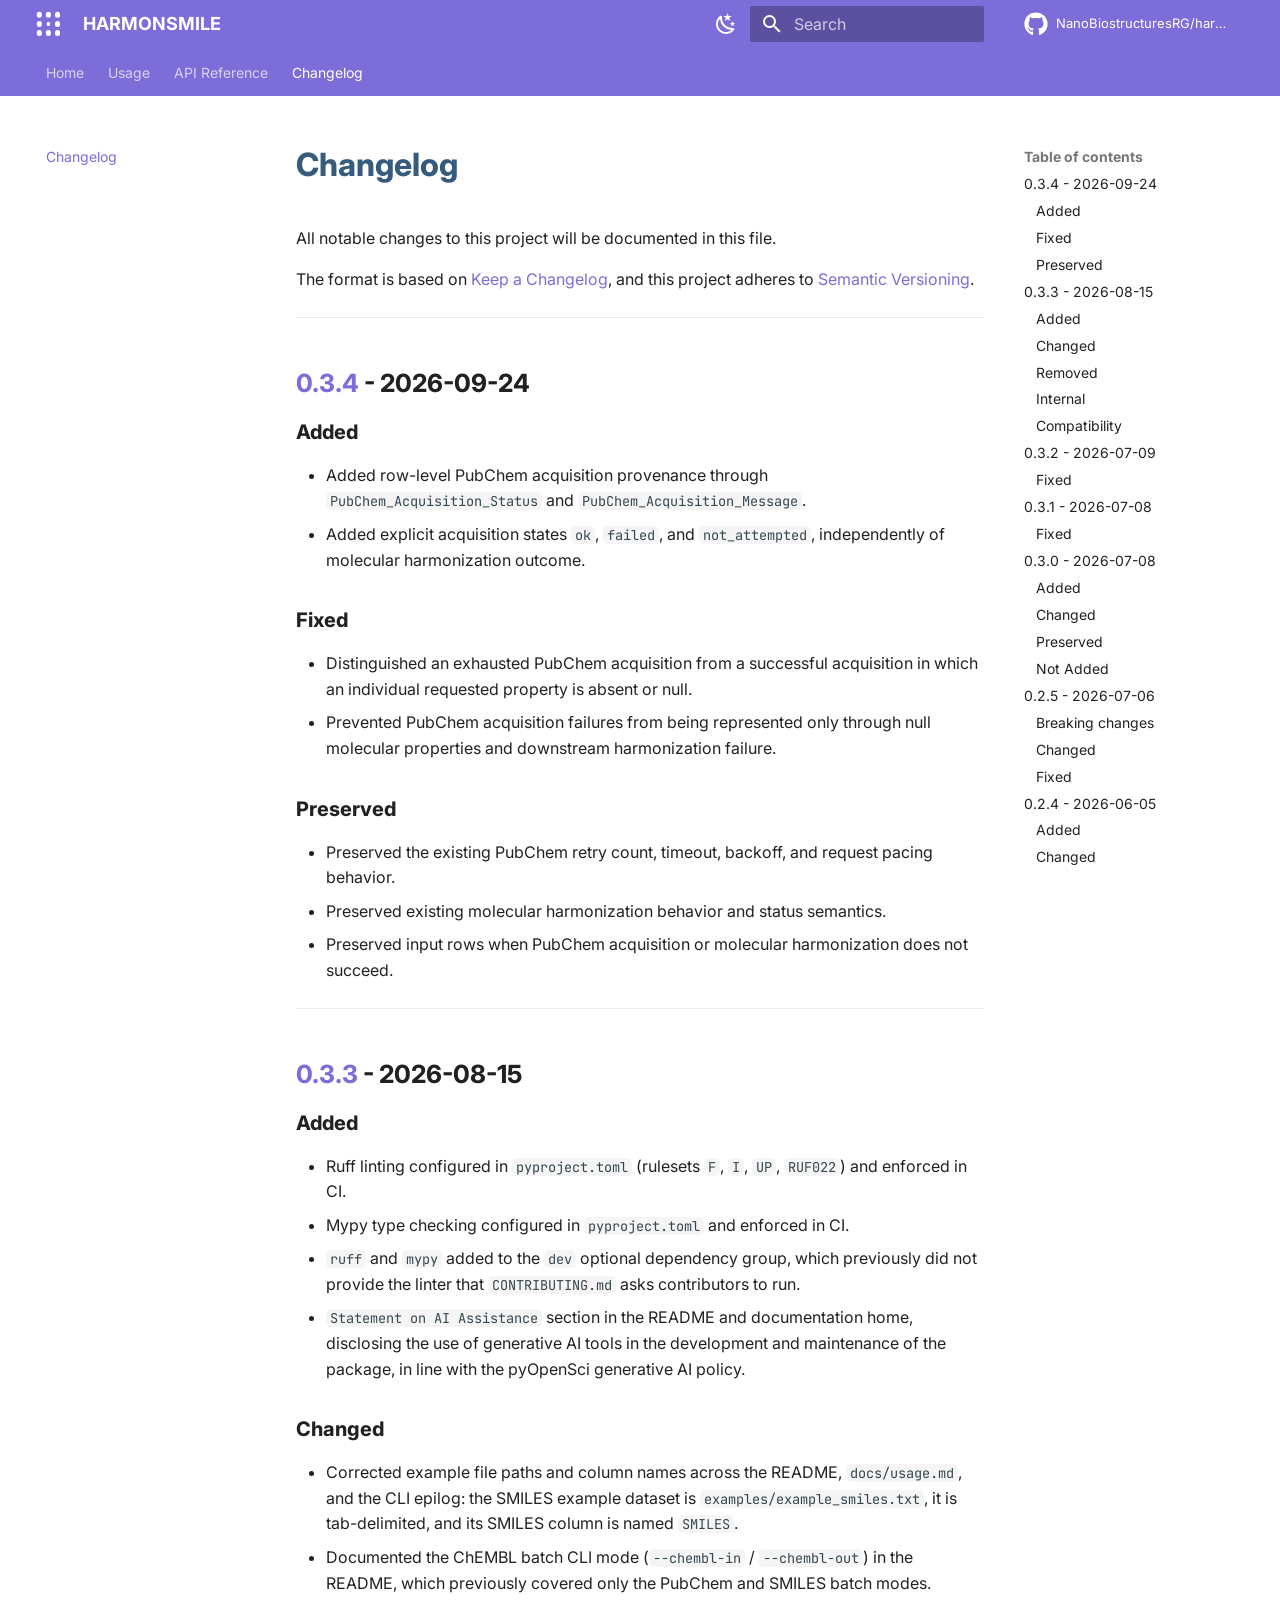
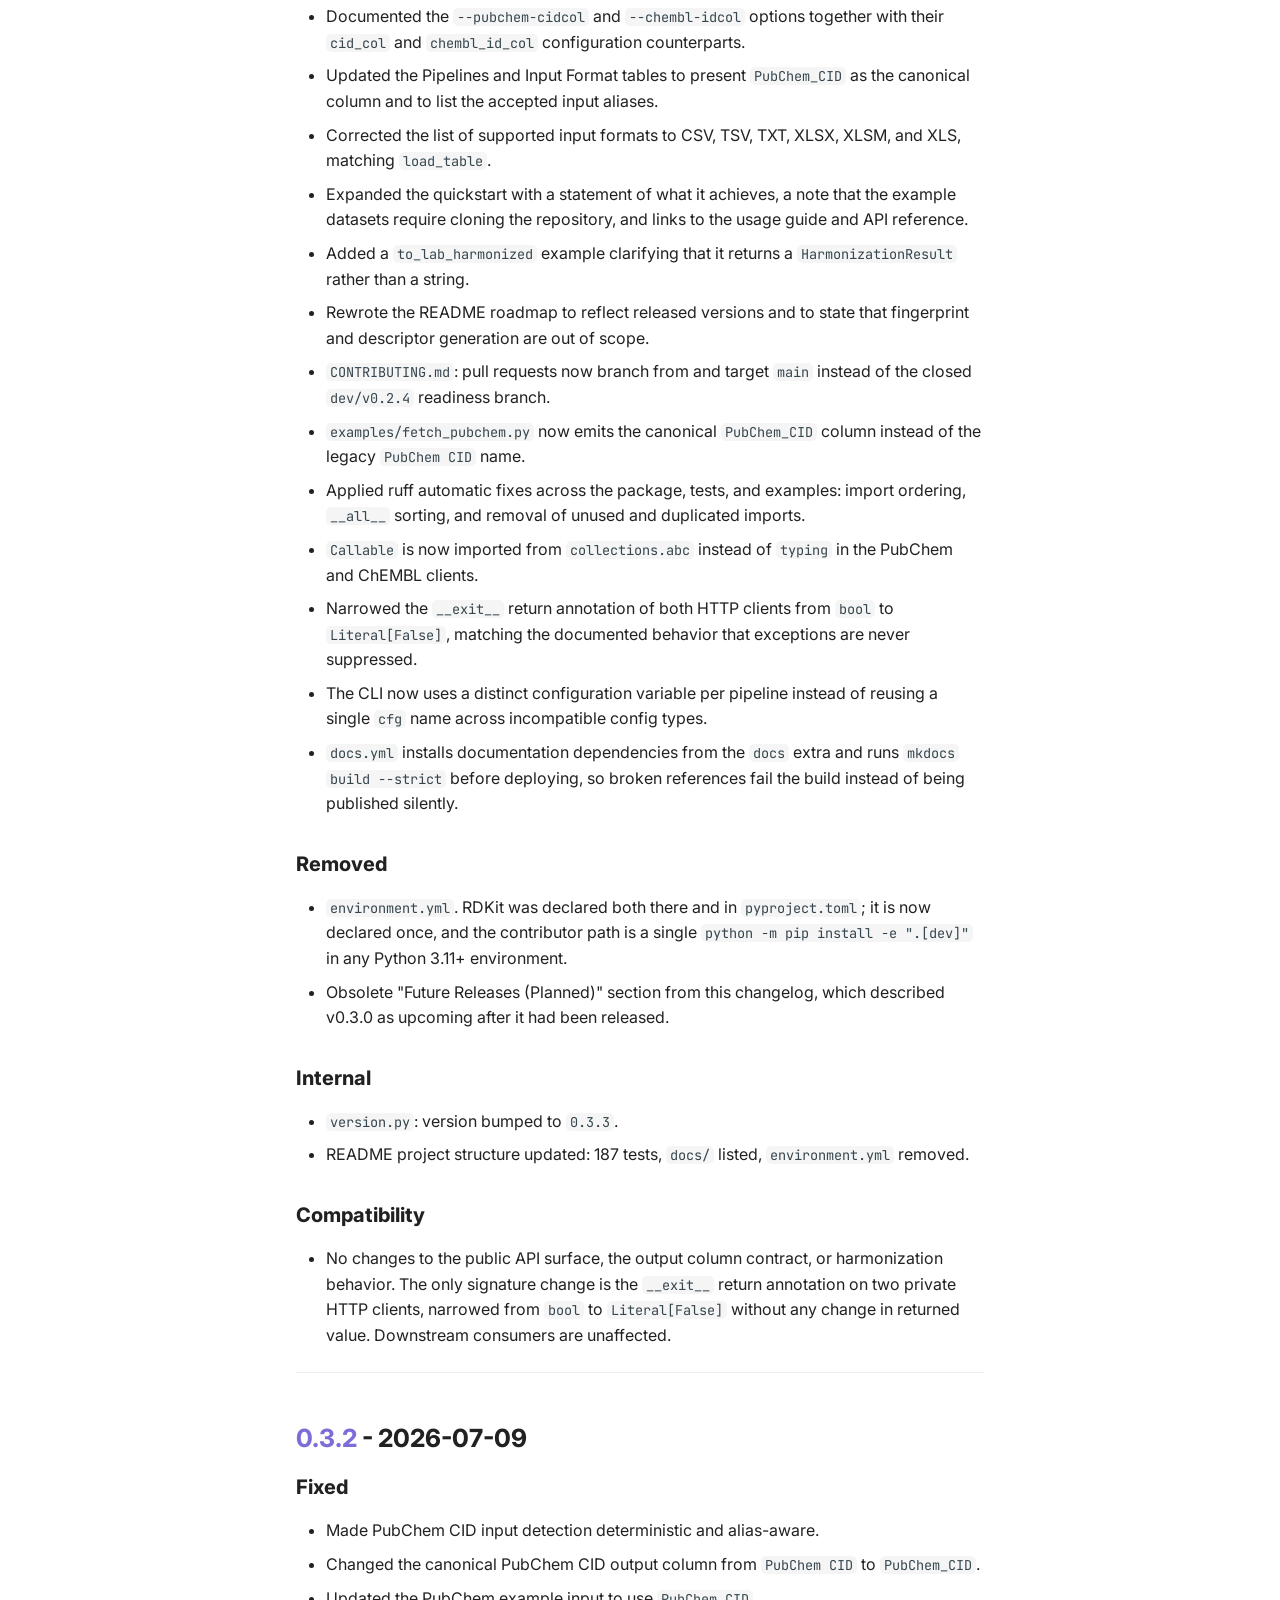
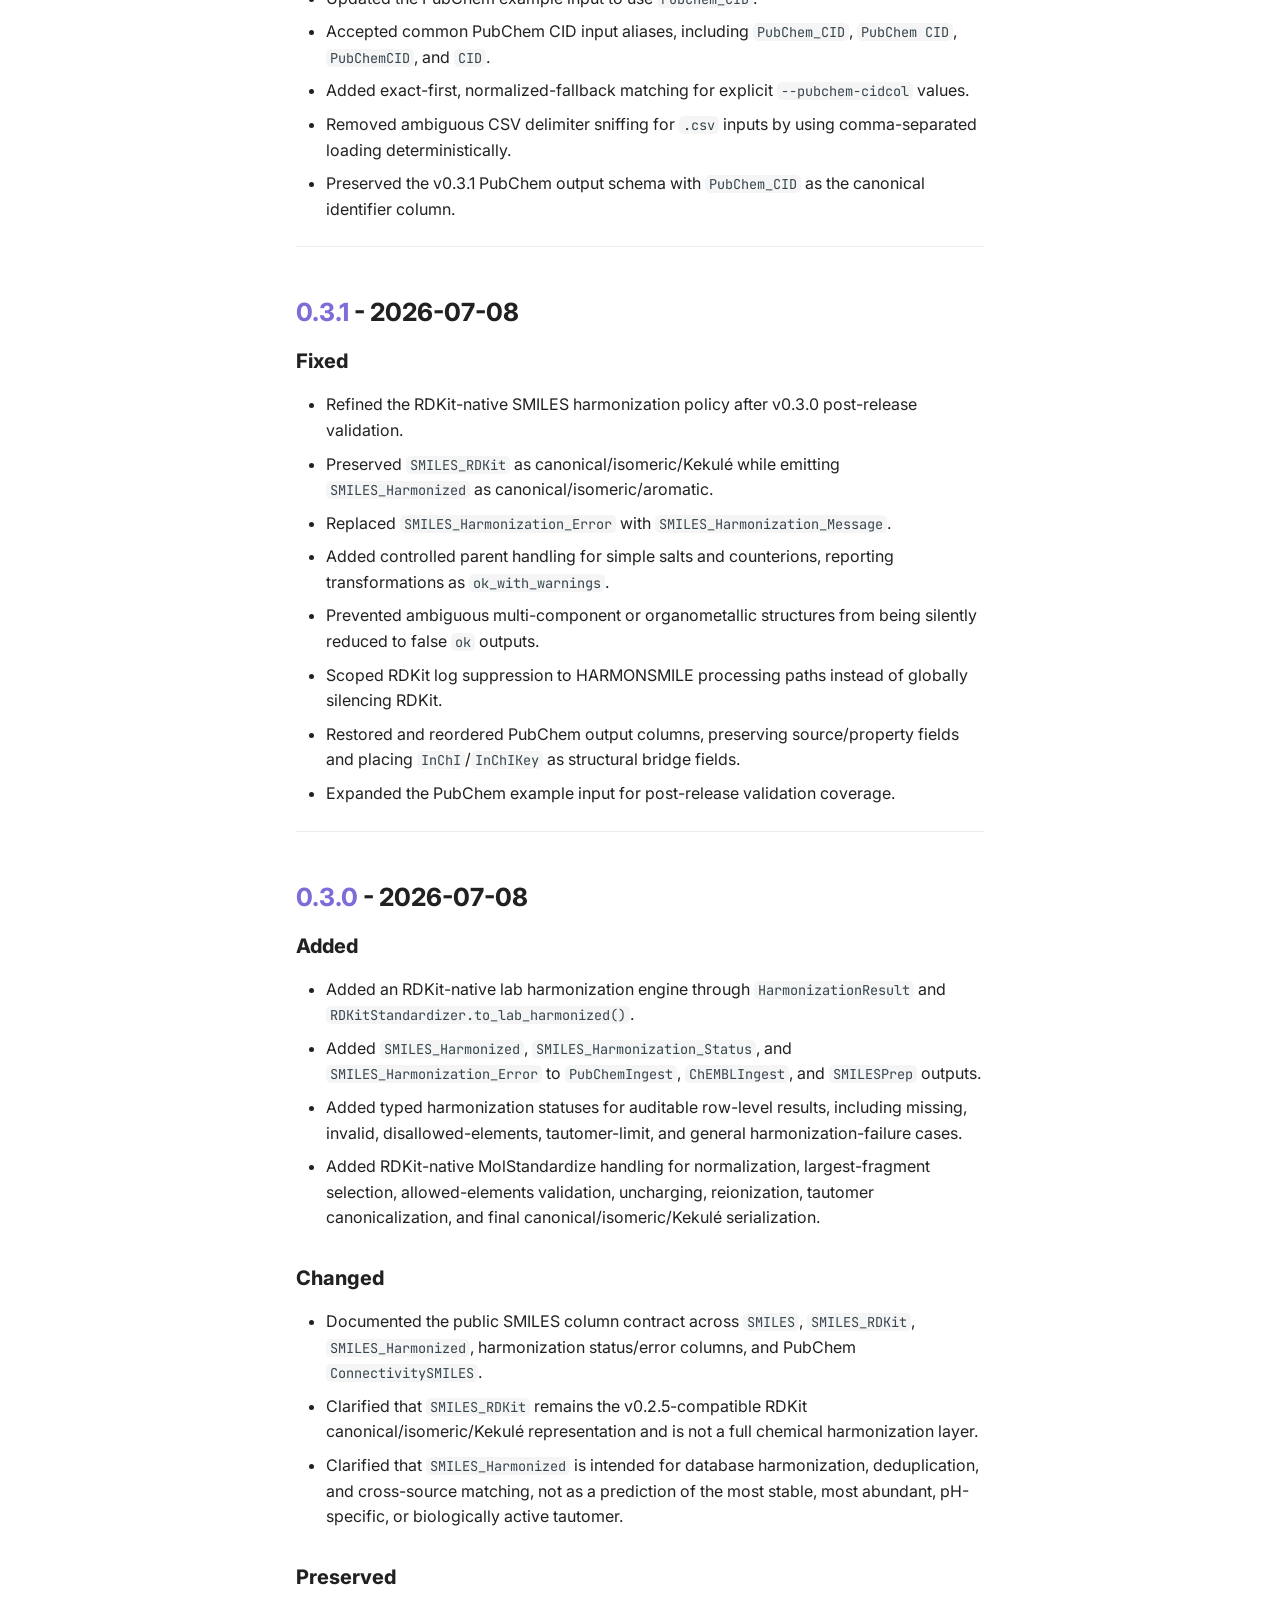
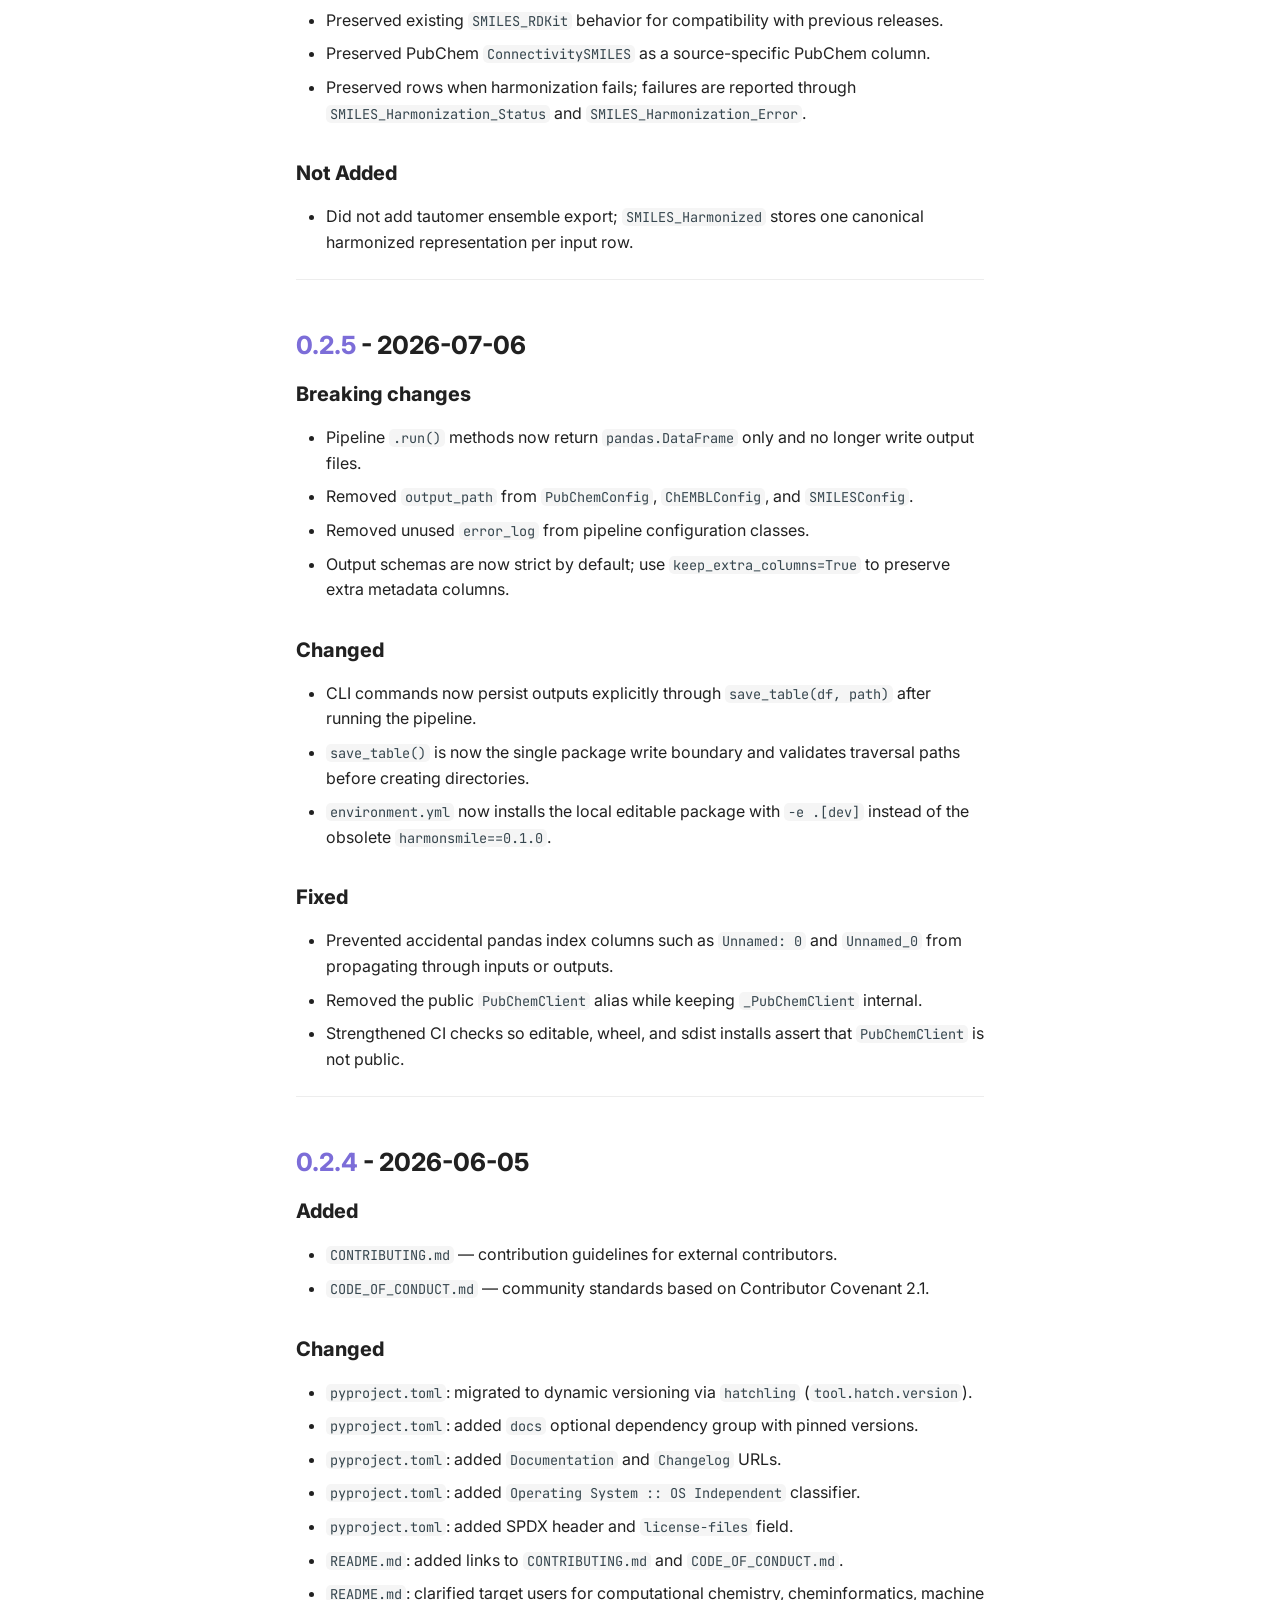
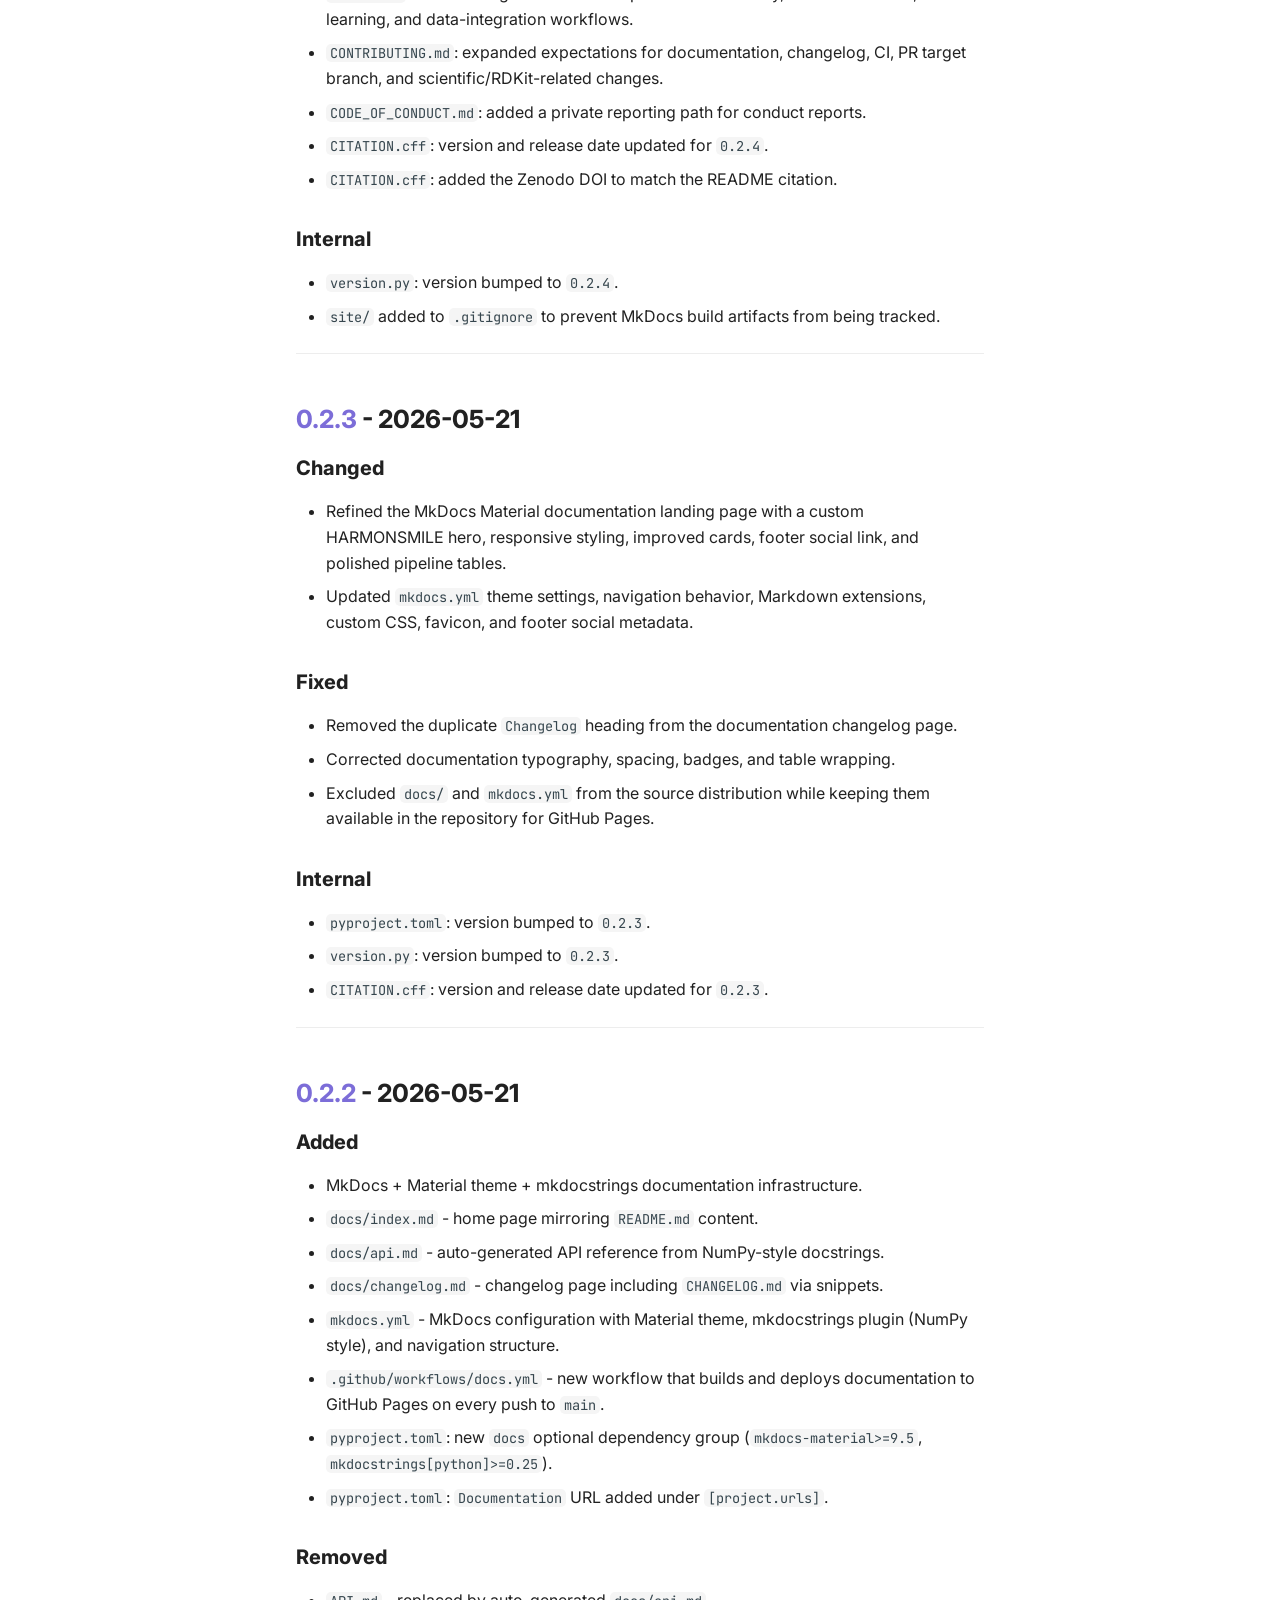
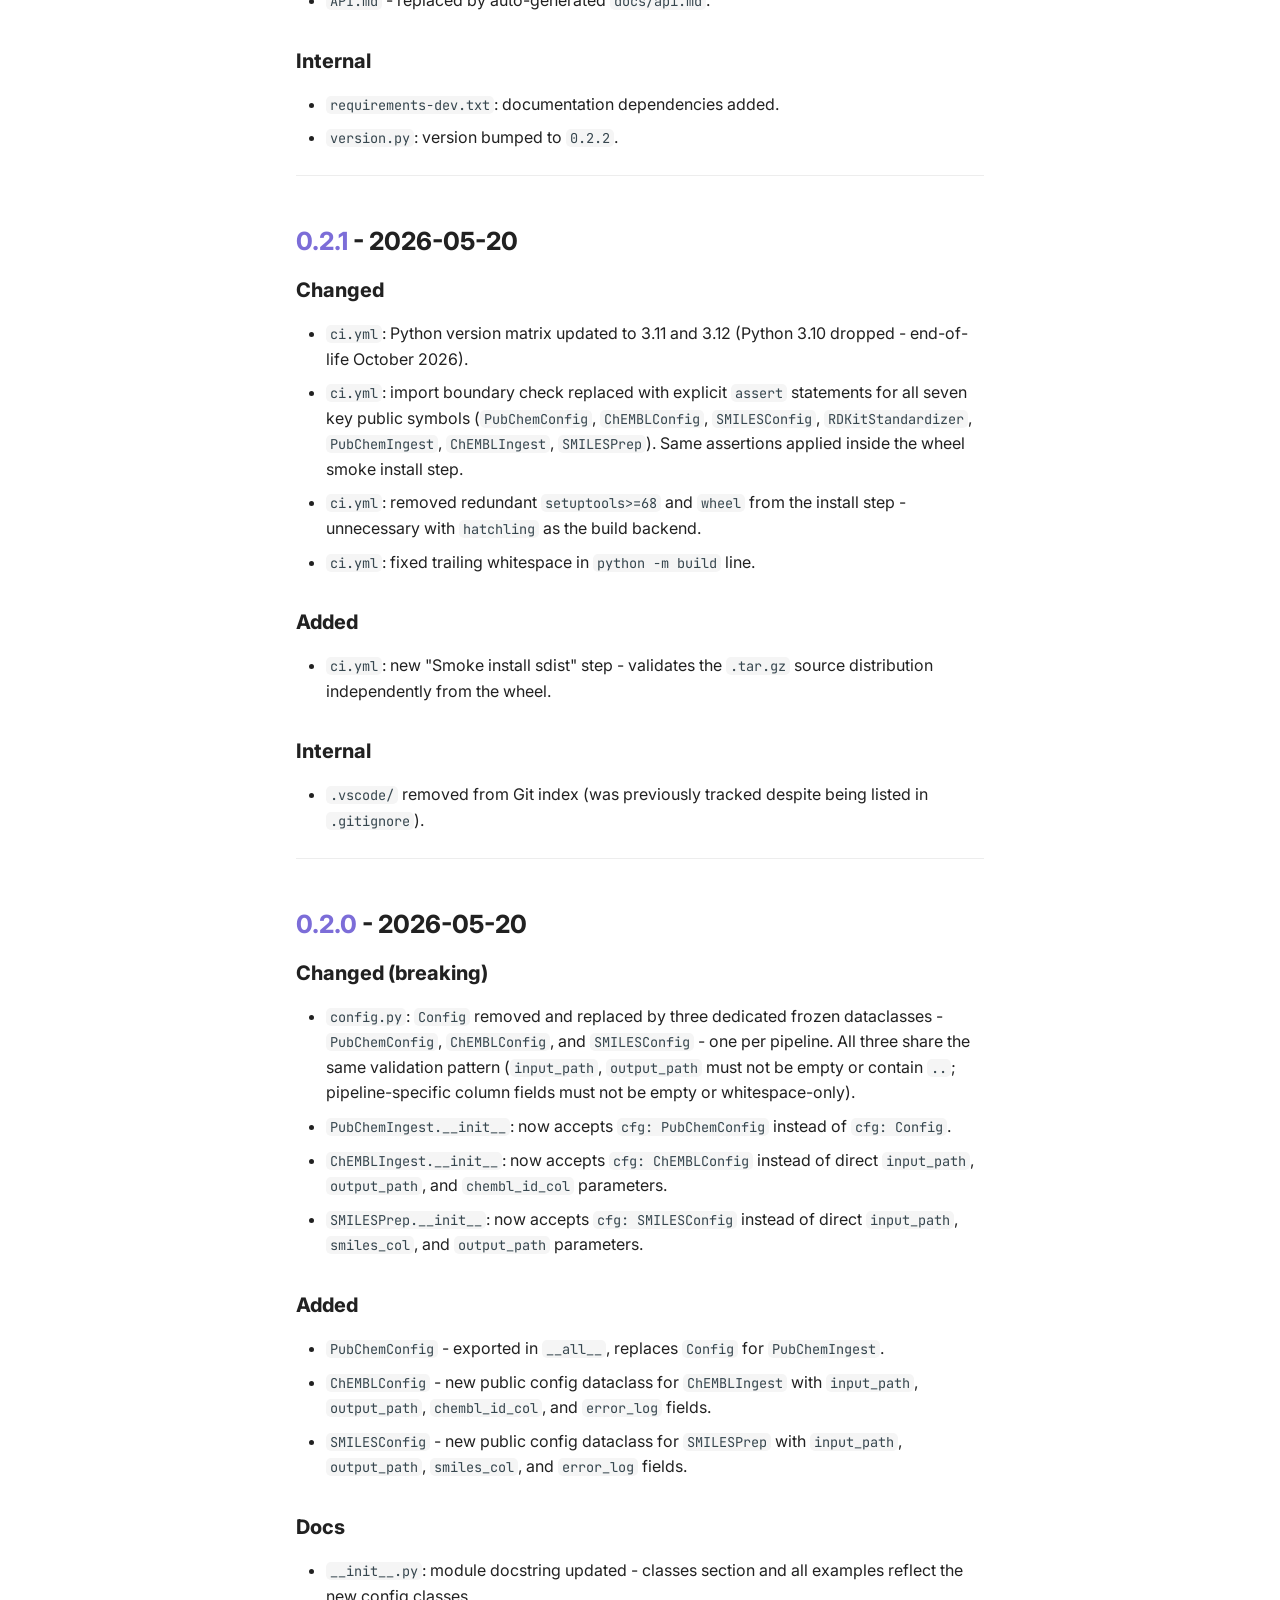
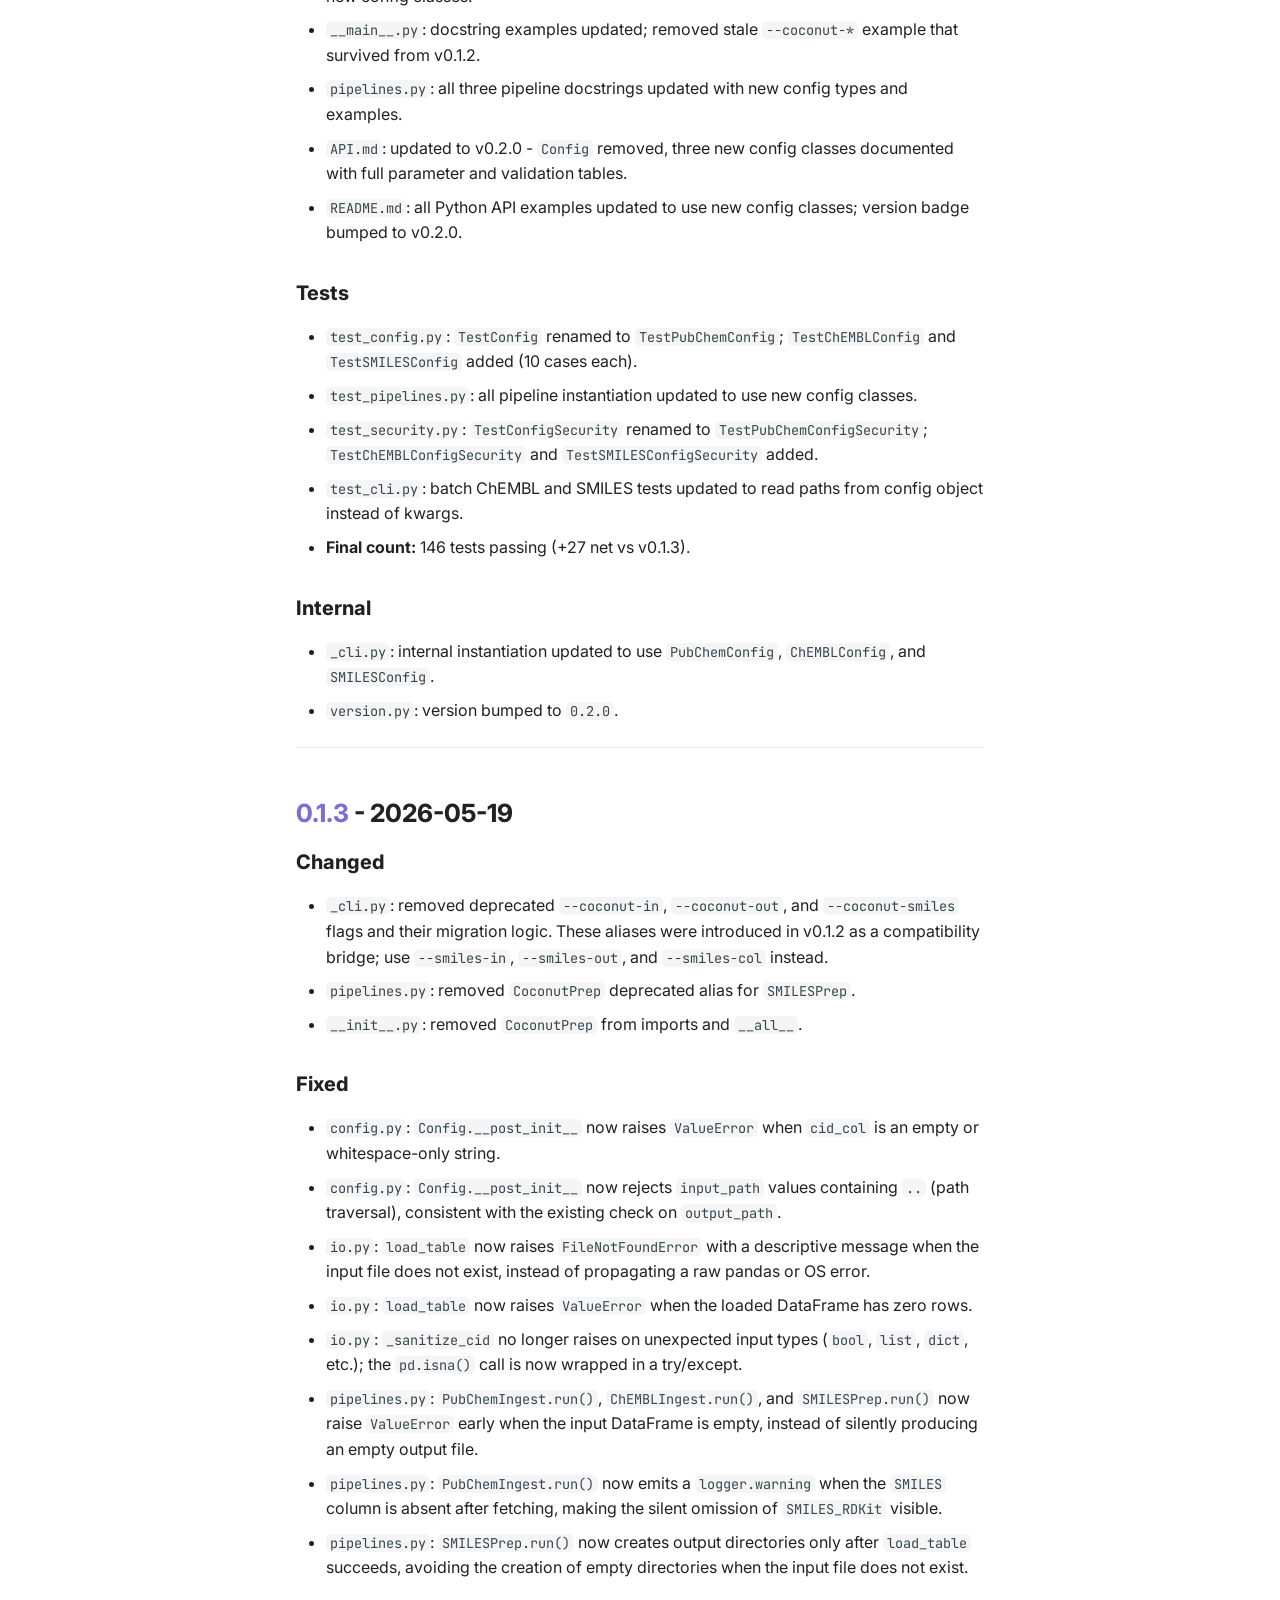
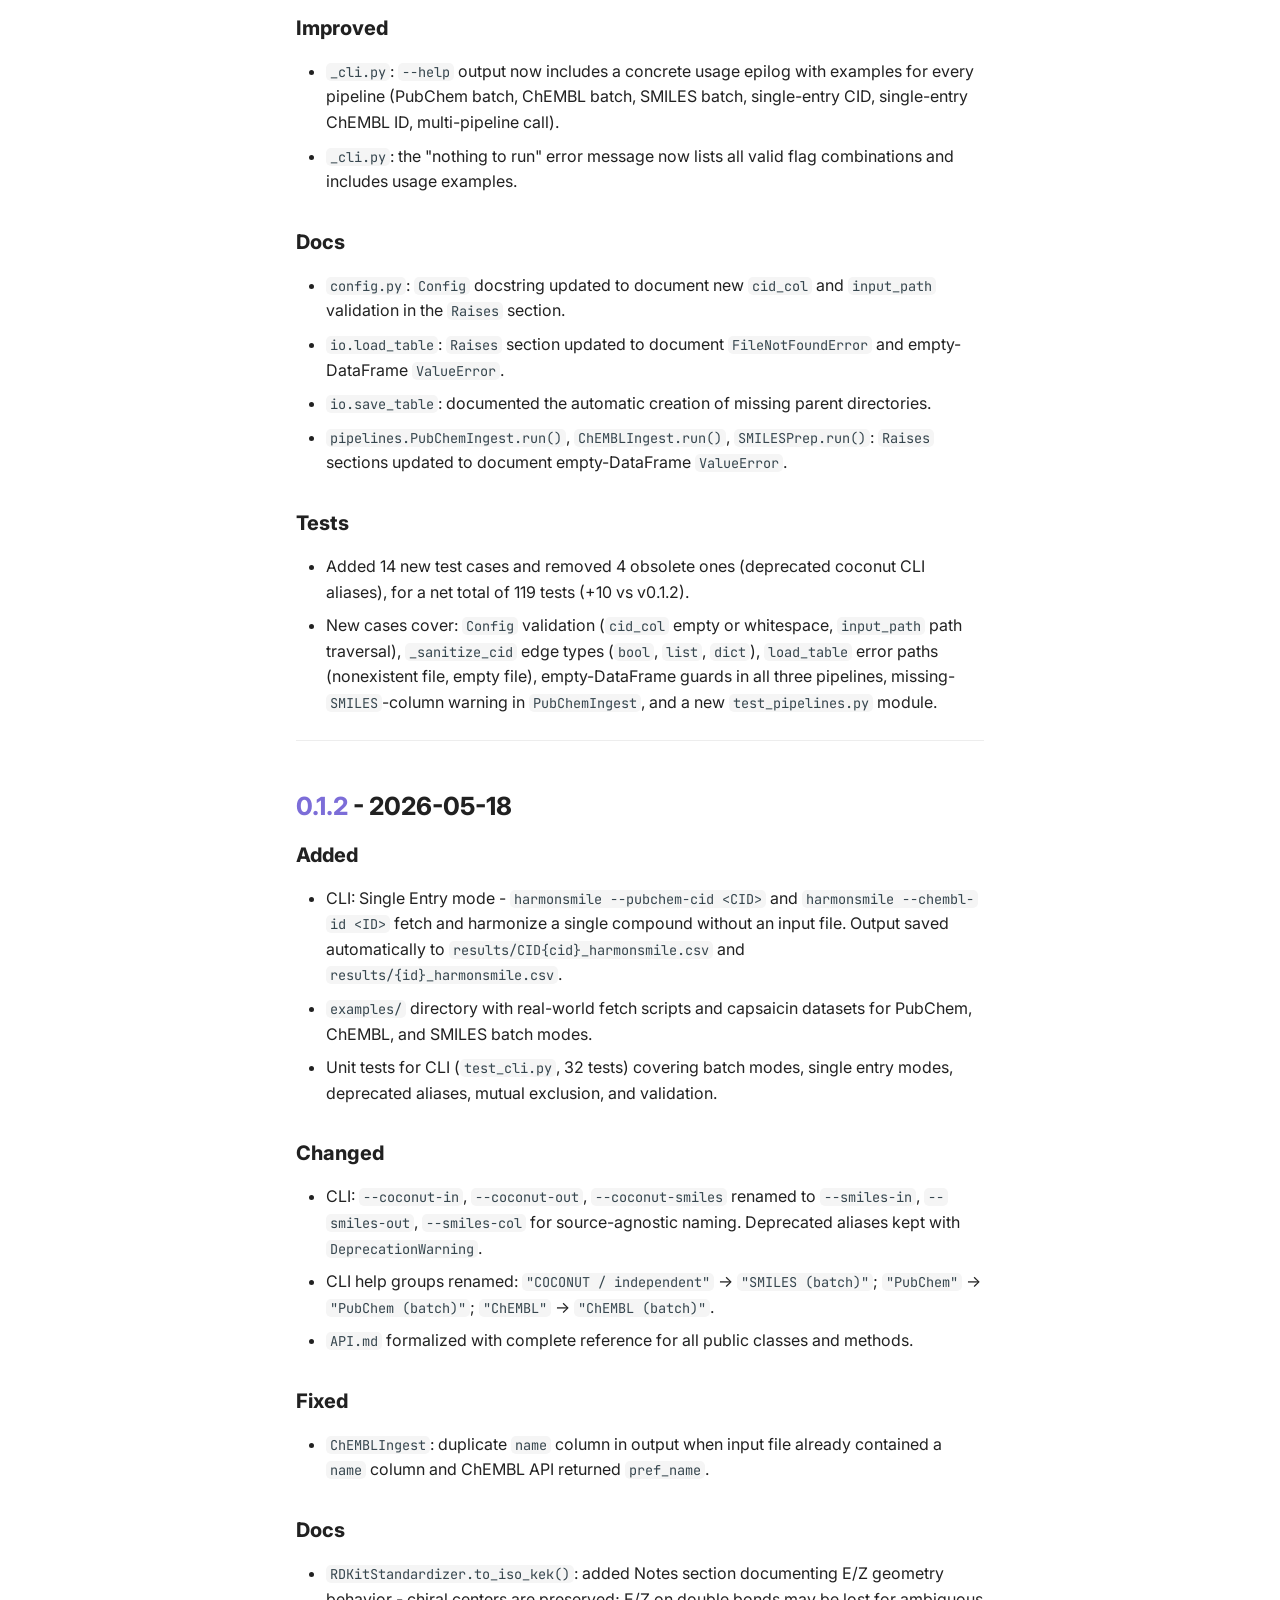
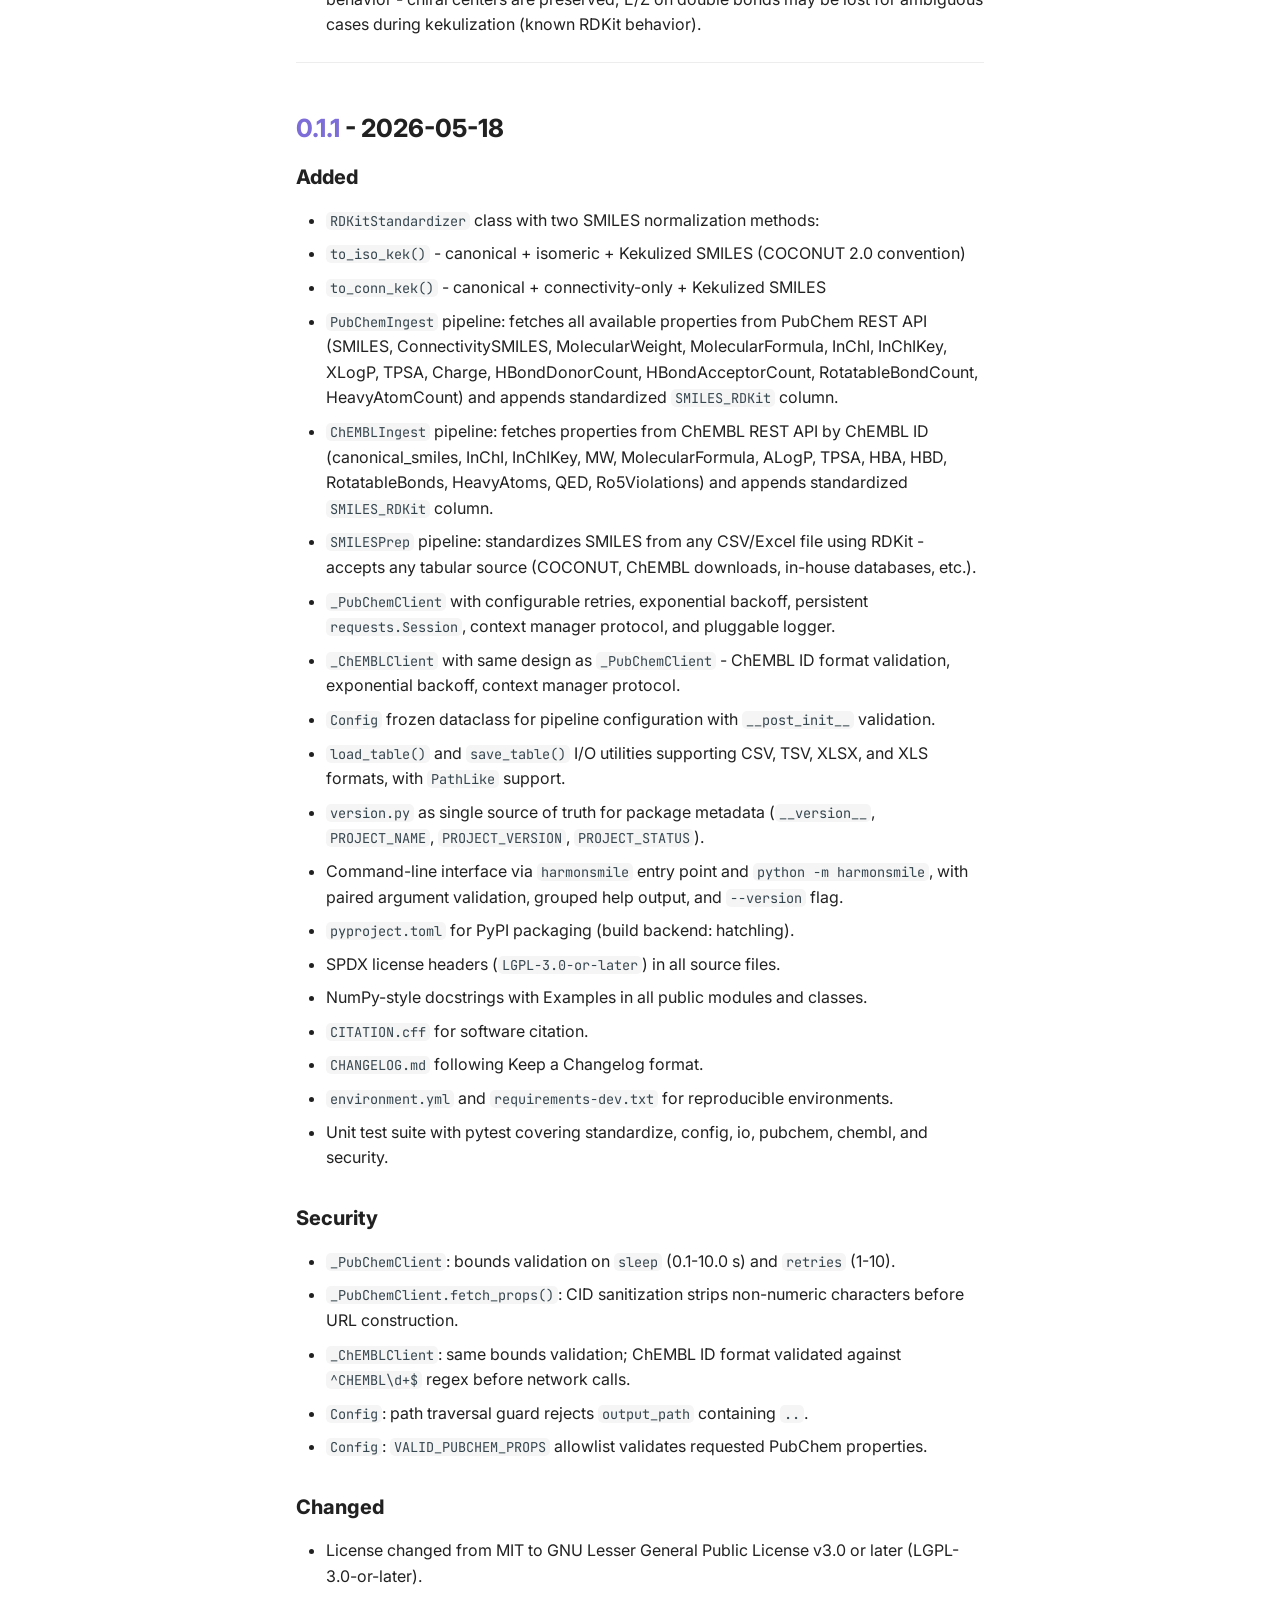
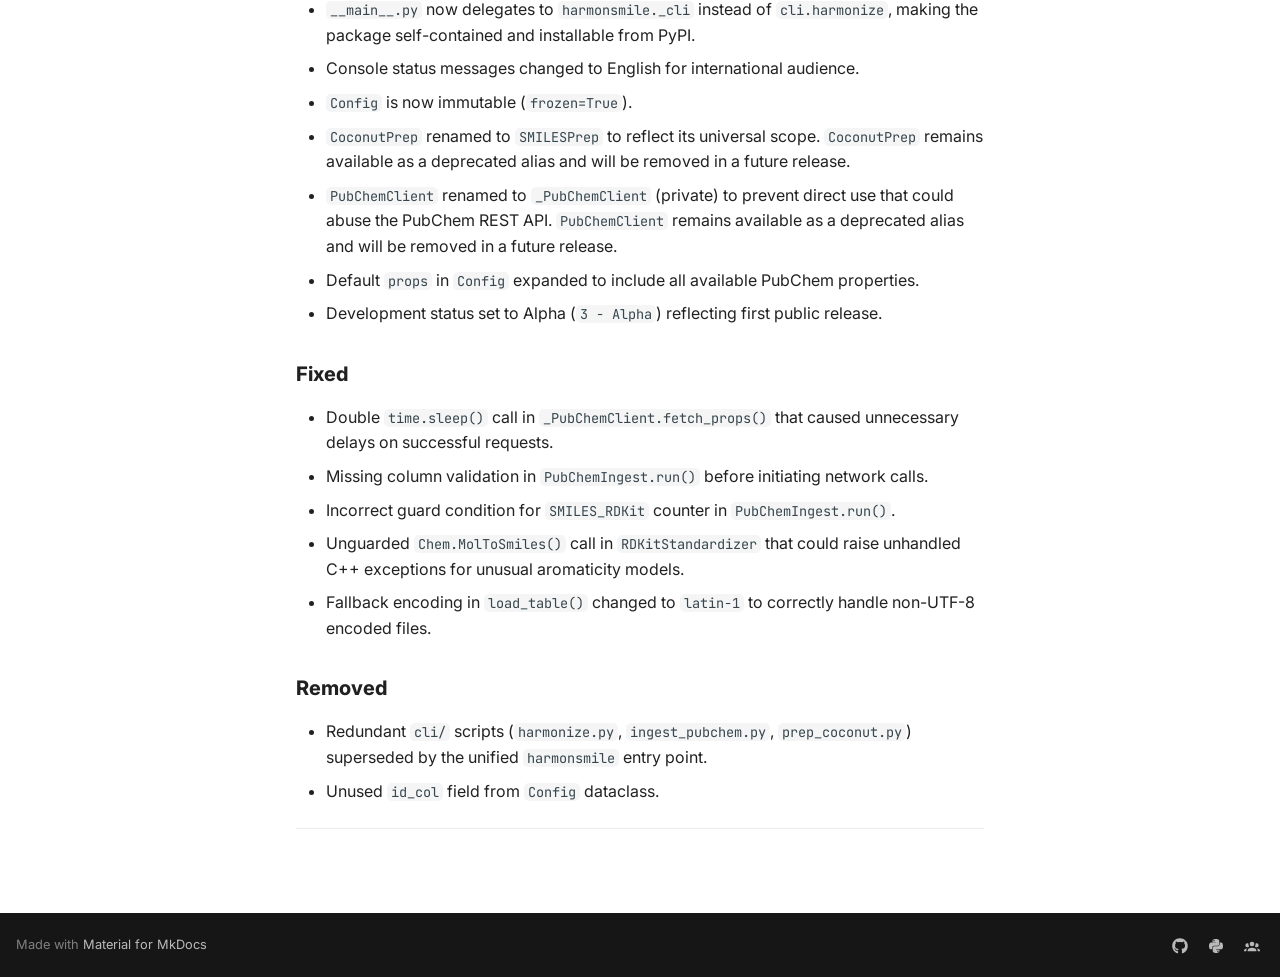
<file: changelog/index.html>
<!doctype html>
<html lang="en" class="no-js">
  <head>
    
      <meta charset="utf-8">
      <meta name="viewport" content="width=device-width,initial-scale=1">
      
        <meta name="description" content="Harmonize SMILES strings for cheminformatics and machine learning">
      
      
      
        <link rel="canonical" href="https://nanobiostructuresrg.github.io/harmonsmile/changelog/">
      
      
        <link rel="prev" href="../api/">
      
      
      
        
      
      
      <link rel="icon" href="../assets/harmonsmile-logo.png">
      <meta name="generator" content="mkdocs-1.6.1, mkdocs-material-9.7.7">
    
    
      
        <title>Changelog - HARMONSMILE</title>
      
    
    
      <link rel="stylesheet" href="../assets/stylesheets/main.ec1eaa64.min.css">
      
        
        <link rel="stylesheet" href="../assets/stylesheets/palette.ab4e12ef.min.css">
      
      


    
    
      
    
    
      
        
        
        <link rel="preconnect" href="https://fonts.gstatic.com" crossorigin>
        <link rel="stylesheet" href="https://fonts.googleapis.com/css?family=Inter:300,300i,400,400i,700,700i%7CJetBrains+Mono:400,400i,700,700i&display=fallback">
        <style>:root{--md-text-font:"Inter";--md-code-font:"JetBrains Mono"}</style>
      
    
    
      <link rel="stylesheet" href="../assets/_mkdocstrings.css">
    
      <link rel="stylesheet" href="../stylesheets/extra.css">
    
    <script>__md_scope=new URL("..",location),__md_hash=e=>[...e].reduce(((e,_)=>(e<<5)-e+_.charCodeAt(0)),0),__md_get=(e,_=localStorage,t=__md_scope)=>JSON.parse(_.getItem(t.pathname+"."+e)),__md_set=(e,_,t=localStorage,a=__md_scope)=>{try{t.setItem(a.pathname+"."+e,JSON.stringify(_))}catch(e){}}</script>
    
      

    
    
  </head>
  
  
    
    
      
    
    
    
    
    <body dir="ltr" data-md-color-scheme="default" data-md-color-primary="custom" data-md-color-accent="custom">
  
    
    <input class="md-toggle" data-md-toggle="drawer" type="checkbox" id="__drawer" autocomplete="off">
    <input class="md-toggle" data-md-toggle="search" type="checkbox" id="__search" autocomplete="off">
    <label class="md-overlay" for="__drawer"></label>
    <div data-md-component="skip">
      
        
        <a href="#changelog" class="md-skip">
          Skip to content
        </a>
      
    </div>
    <div data-md-component="announce">
      
    </div>
    
    
      

  

<header class="md-header md-header--shadow md-header--lifted" data-md-component="header">
  <nav class="md-header__inner md-grid" aria-label="Header">
    <a href=".." title="HARMONSMILE" class="md-header__button md-logo" aria-label="HARMONSMILE" data-md-component="logo">
      
  
  <svg xmlns="http://www.w3.org/2000/svg" viewBox="0 0 24 24"><path d="M12 8a3 3 0 0 0 3-3 3 3 0 0 0-3-3 3 3 0 0 0-3 3 3 3 0 0 0 3 3m0 3.54C9.64 9.35 6.5 8 3 8v11c3.5 0 6.64 1.35 9 3.54 2.36-2.19 5.5-3.54 9-3.54V8c-3.5 0-6.64 1.35-9 3.54"/></svg>

    </a>
    <label class="md-header__button md-icon" for="__drawer">
      
      <svg xmlns="http://www.w3.org/2000/svg" viewBox="0 0 24 24"><path d="M3 6h18v2H3zm0 5h18v2H3zm0 5h18v2H3z"/></svg>
    </label>
    <div class="md-header__title" data-md-component="header-title">
      <div class="md-header__ellipsis">
        <div class="md-header__topic">
          <span class="md-ellipsis">
            HARMONSMILE
          </span>
        </div>
        <div class="md-header__topic" data-md-component="header-topic">
          <span class="md-ellipsis">
            
              Changelog
            
          </span>
        </div>
      </div>
    </div>
    
      
        <form class="md-header__option" data-md-component="palette">
  
    
    
    
    <input class="md-option" data-md-color-media="" data-md-color-scheme="default" data-md-color-primary="custom" data-md-color-accent="custom"  aria-label="Switch to dark mode"  type="radio" name="__palette" id="__palette_0">
    
      <label class="md-header__button md-icon" title="Switch to dark mode" for="__palette_1" hidden>
        <svg xmlns="http://www.w3.org/2000/svg" viewBox="0 0 24 24"><path d="m17.75 4.09-2.53 1.94.91 3.06-2.63-1.81-2.63 1.81.91-3.06-2.53-1.94L12.44 4l1.06-3 1.06 3zm3.5 6.91-1.64 1.25.59 1.98-1.7-1.17-1.7 1.17.59-1.98L15.75 11l2.06-.05L18.5 9l.69 1.95zm-2.28 4.95c.83-.08 1.72 1.1 1.19 1.85-.32.45-.66.87-1.08 1.27C15.17 23 8.84 23 4.94 19.07c-3.91-3.9-3.91-10.24 0-14.14.4-.4.82-.76 1.27-1.08.75-.53 1.93.36 1.85 1.19-.27 2.86.69 5.83 2.89 8.02a9.96 9.96 0 0 0 8.02 2.89m-1.64 2.02a12.08 12.08 0 0 1-7.8-3.47c-2.17-2.19-3.33-5-3.49-7.82-2.81 3.14-2.7 7.96.31 10.98 3.02 3.01 7.84 3.12 10.98.31"/></svg>
      </label>
    
  
    
    
    
    <input class="md-option" data-md-color-media="" data-md-color-scheme="slate" data-md-color-primary="custom" data-md-color-accent="custom"  aria-label="Switch to light mode"  type="radio" name="__palette" id="__palette_1">
    
      <label class="md-header__button md-icon" title="Switch to light mode" for="__palette_0" hidden>
        <svg xmlns="http://www.w3.org/2000/svg" viewBox="0 0 24 24"><path d="M12 7a5 5 0 0 1 5 5 5 5 0 0 1-5 5 5 5 0 0 1-5-5 5 5 0 0 1 5-5m0 2a3 3 0 0 0-3 3 3 3 0 0 0 3 3 3 3 0 0 0 3-3 3 3 0 0 0-3-3m0-7 2.39 3.42C13.65 5.15 12.84 5 12 5s-1.65.15-2.39.42zM3.34 7l4.16-.35A7.2 7.2 0 0 0 5.94 8.5c-.44.74-.69 1.5-.83 2.29zm.02 10 1.76-3.77a7.131 7.131 0 0 0 2.38 4.14zM20.65 7l-1.77 3.79a7.02 7.02 0 0 0-2.38-4.15zm-.01 10-4.14.36c.59-.51 1.12-1.14 1.54-1.86.42-.73.69-1.5.83-2.29zM12 22l-2.41-3.44c.74.27 1.55.44 2.41.44.82 0 1.63-.17 2.37-.44z"/></svg>
      </label>
    
  
</form>
      
    
    
      <script>var palette=__md_get("__palette");if(palette&&palette.color){if("(prefers-color-scheme)"===palette.color.media){var media=matchMedia("(prefers-color-scheme: light)"),input=document.querySelector(media.matches?"[data-md-color-media='(prefers-color-scheme: light)']":"[data-md-color-media='(prefers-color-scheme: dark)']");palette.color.media=input.getAttribute("data-md-color-media"),palette.color.scheme=input.getAttribute("data-md-color-scheme"),palette.color.primary=input.getAttribute("data-md-color-primary"),palette.color.accent=input.getAttribute("data-md-color-accent")}for(var[key,value]of Object.entries(palette.color))document.body.setAttribute("data-md-color-"+key,value)}</script>
    
    
    
      
      
        <label class="md-header__button md-icon" for="__search">
          
          <svg xmlns="http://www.w3.org/2000/svg" viewBox="0 0 24 24"><path d="M9.5 3A6.5 6.5 0 0 1 16 9.5c0 1.61-.59 3.09-1.56 4.23l.27.27h.79l5 5-1.5 1.5-5-5v-.79l-.27-.27A6.52 6.52 0 0 1 9.5 16 6.5 6.5 0 0 1 3 9.5 6.5 6.5 0 0 1 9.5 3m0 2C7 5 5 7 5 9.5S7 14 9.5 14 14 12 14 9.5 12 5 9.5 5"/></svg>
        </label>
        <div class="md-search" data-md-component="search" role="dialog">
  <label class="md-search__overlay" for="__search"></label>
  <div class="md-search__inner" role="search">
    <form class="md-search__form" name="search">
      <input type="text" class="md-search__input" name="query" aria-label="Search" placeholder="Search" autocapitalize="off" autocorrect="off" autocomplete="off" spellcheck="false" data-md-component="search-query" required>
      <label class="md-search__icon md-icon" for="__search">
        
        <svg xmlns="http://www.w3.org/2000/svg" viewBox="0 0 24 24"><path d="M9.5 3A6.5 6.5 0 0 1 16 9.5c0 1.61-.59 3.09-1.56 4.23l.27.27h.79l5 5-1.5 1.5-5-5v-.79l-.27-.27A6.52 6.52 0 0 1 9.5 16 6.5 6.5 0 0 1 3 9.5 6.5 6.5 0 0 1 9.5 3m0 2C7 5 5 7 5 9.5S7 14 9.5 14 14 12 14 9.5 12 5 9.5 5"/></svg>
        
        <svg xmlns="http://www.w3.org/2000/svg" viewBox="0 0 24 24"><path d="M20 11v2H8l5.5 5.5-1.42 1.42L4.16 12l7.92-7.92L13.5 5.5 8 11z"/></svg>
      </label>
      <nav class="md-search__options" aria-label="Search">
        
        <button type="reset" class="md-search__icon md-icon" title="Clear" aria-label="Clear" tabindex="-1">
          
          <svg xmlns="http://www.w3.org/2000/svg" viewBox="0 0 24 24"><path d="M19 6.41 17.59 5 12 10.59 6.41 5 5 6.41 10.59 12 5 17.59 6.41 19 12 13.41 17.59 19 19 17.59 13.41 12z"/></svg>
        </button>
      </nav>
      
        <div class="md-search__suggest" data-md-component="search-suggest"></div>
      
    </form>
    <div class="md-search__output">
      <div class="md-search__scrollwrap" tabindex="0" data-md-scrollfix>
        <div class="md-search-result" data-md-component="search-result">
          <div class="md-search-result__meta">
            Initializing search
          </div>
          <ol class="md-search-result__list" role="presentation"></ol>
        </div>
      </div>
    </div>
  </div>
</div>
      
    
    
      <div class="md-header__source">
        <a href="https://github.com/NanoBiostructuresRG/harmonsmile" title="Go to repository" class="md-source" data-md-component="source">
  <div class="md-source__icon md-icon">
    
    <svg xmlns="http://www.w3.org/2000/svg" viewBox="0 0 512 512"><!--! Font Awesome Free 7.1.0 by @fontawesome - https://fontawesome.com License - https://fontawesome.com/license/free (Icons: CC BY 4.0, Fonts: SIL OFL 1.1, Code: MIT License) Copyright 2025 Fonticons, Inc.--><path d="M173.9 397.4c0 2-2.3 3.6-5.2 3.6-3.3.3-5.6-1.3-5.6-3.6 0-2 2.3-3.6 5.2-3.6 3-.3 5.6 1.3 5.6 3.6m-31.1-4.5c-.7 2 1.3 4.3 4.3 4.9 2.6 1 5.6 0 6.2-2s-1.3-4.3-4.3-5.2c-2.6-.7-5.5.3-6.2 2.3m44.2-1.7c-2.9.7-4.9 2.6-4.6 4.9.3 2 2.9 3.3 5.9 2.6 2.9-.7 4.9-2.6 4.6-4.6-.3-1.9-3-3.2-5.9-2.9M252.8 8C114.1 8 8 113.3 8 252c0 110.9 69.8 205.8 169.5 239.2 12.8 2.3 17.3-5.6 17.3-12.1 0-6.2-.3-40.4-.3-61.4 0 0-70 15-84.7-29.8 0 0-11.4-29.1-27.8-36.6 0 0-22.9-15.7 1.6-15.4 0 0 24.9 2 38.6 25.8 21.9 38.6 58.6 27.5 72.9 20.9 2.3-16 8.8-27.1 16-33.7-55.9-6.2-112.3-14.3-112.3-110.5 0-27.5 7.6-41.3 23.6-58.9-2.6-6.5-11.1-33.3 2.6-67.9 20.9-6.5 69 27 69 27 20-5.6 41.5-8.5 62.8-8.5s42.8 2.9 62.8 8.5c0 0 48.1-33.6 69-27 13.7 34.7 5.2 61.4 2.6 67.9 16 17.7 25.8 31.5 25.8 58.9 0 96.5-58.9 104.2-114.8 110.5 9.2 7.9 17 22.9 17 46.4 0 33.7-.3 75.4-.3 83.6 0 6.5 4.6 14.4 17.3 12.1C436.2 457.8 504 362.9 504 252 504 113.3 391.5 8 252.8 8M105.2 352.9c-1.3 1-1 3.3.7 5.2 1.6 1.6 3.9 2.3 5.2 1 1.3-1 1-3.3-.7-5.2-1.6-1.6-3.9-2.3-5.2-1m-10.8-8.1c-.7 1.3.3 2.9 2.3 3.9 1.6 1 3.6.7 4.3-.7.7-1.3-.3-2.9-2.3-3.9-2-.6-3.6-.3-4.3.7m32.4 35.6c-1.6 1.3-1 4.3 1.3 6.2 2.3 2.3 5.2 2.6 6.5 1 1.3-1.3.7-4.3-1.3-6.2-2.2-2.3-5.2-2.6-6.5-1m-11.4-14.7c-1.6 1-1.6 3.6 0 5.9s4.3 3.3 5.6 2.3c1.6-1.3 1.6-3.9 0-6.2-1.4-2.3-4-3.3-5.6-2"/></svg>
  </div>
  <div class="md-source__repository">
    NanoBiostructuresRG/harmonsmile
  </div>
</a>
      </div>
    
  </nav>
  
    
      
<nav class="md-tabs" aria-label="Tabs" data-md-component="tabs">
  <div class="md-grid">
    <ul class="md-tabs__list">
      
        
  
  
  
  
    <li class="md-tabs__item">
      <a href=".." class="md-tabs__link">
        
  
  
    
  
  Home

      </a>
    </li>
  

      
        
  
  
  
  
    <li class="md-tabs__item">
      <a href="../usage/" class="md-tabs__link">
        
  
  
    
  
  Usage

      </a>
    </li>
  

      
        
  
  
  
  
    <li class="md-tabs__item">
      <a href="../api/" class="md-tabs__link">
        
  
  
    
  
  API Reference

      </a>
    </li>
  

      
        
  
  
  
    
  
  
    <li class="md-tabs__item md-tabs__item--active">
      <a href="./" class="md-tabs__link">
        
  
  
    
  
  Changelog

      </a>
    </li>
  

      
    </ul>
  </div>
</nav>
    
  
</header>
    
    <div class="md-container" data-md-component="container">
      
      
        
      
      <main class="md-main" data-md-component="main">
        <div class="md-main__inner md-grid">
          
            
              
              <div class="md-sidebar md-sidebar--primary" data-md-component="sidebar" data-md-type="navigation" >
                <div class="md-sidebar__scrollwrap">
                  <div class="md-sidebar__inner">
                    


  


<nav class="md-nav md-nav--primary md-nav--lifted" aria-label="Navigation" data-md-level="0">
  <label class="md-nav__title" for="__drawer">
    <a href=".." title="HARMONSMILE" class="md-nav__button md-logo" aria-label="HARMONSMILE" data-md-component="logo">
      
  
  <svg xmlns="http://www.w3.org/2000/svg" viewBox="0 0 24 24"><path d="M12 8a3 3 0 0 0 3-3 3 3 0 0 0-3-3 3 3 0 0 0-3 3 3 3 0 0 0 3 3m0 3.54C9.64 9.35 6.5 8 3 8v11c3.5 0 6.64 1.35 9 3.54 2.36-2.19 5.5-3.54 9-3.54V8c-3.5 0-6.64 1.35-9 3.54"/></svg>

    </a>
    HARMONSMILE
  </label>
  
    <div class="md-nav__source">
      <a href="https://github.com/NanoBiostructuresRG/harmonsmile" title="Go to repository" class="md-source" data-md-component="source">
  <div class="md-source__icon md-icon">
    
    <svg xmlns="http://www.w3.org/2000/svg" viewBox="0 0 512 512"><!--! Font Awesome Free 7.1.0 by @fontawesome - https://fontawesome.com License - https://fontawesome.com/license/free (Icons: CC BY 4.0, Fonts: SIL OFL 1.1, Code: MIT License) Copyright 2025 Fonticons, Inc.--><path d="M173.9 397.4c0 2-2.3 3.6-5.2 3.6-3.3.3-5.6-1.3-5.6-3.6 0-2 2.3-3.6 5.2-3.6 3-.3 5.6 1.3 5.6 3.6m-31.1-4.5c-.7 2 1.3 4.3 4.3 4.9 2.6 1 5.6 0 6.2-2s-1.3-4.3-4.3-5.2c-2.6-.7-5.5.3-6.2 2.3m44.2-1.7c-2.9.7-4.9 2.6-4.6 4.9.3 2 2.9 3.3 5.9 2.6 2.9-.7 4.9-2.6 4.6-4.6-.3-1.9-3-3.2-5.9-2.9M252.8 8C114.1 8 8 113.3 8 252c0 110.9 69.8 205.8 169.5 239.2 12.8 2.3 17.3-5.6 17.3-12.1 0-6.2-.3-40.4-.3-61.4 0 0-70 15-84.7-29.8 0 0-11.4-29.1-27.8-36.6 0 0-22.9-15.7 1.6-15.4 0 0 24.9 2 38.6 25.8 21.9 38.6 58.6 27.5 72.9 20.9 2.3-16 8.8-27.1 16-33.7-55.9-6.2-112.3-14.3-112.3-110.5 0-27.5 7.6-41.3 23.6-58.9-2.6-6.5-11.1-33.3 2.6-67.9 20.9-6.5 69 27 69 27 20-5.6 41.5-8.5 62.8-8.5s42.8 2.9 62.8 8.5c0 0 48.1-33.6 69-27 13.7 34.7 5.2 61.4 2.6 67.9 16 17.7 25.8 31.5 25.8 58.9 0 96.5-58.9 104.2-114.8 110.5 9.2 7.9 17 22.9 17 46.4 0 33.7-.3 75.4-.3 83.6 0 6.5 4.6 14.4 17.3 12.1C436.2 457.8 504 362.9 504 252 504 113.3 391.5 8 252.8 8M105.2 352.9c-1.3 1-1 3.3.7 5.2 1.6 1.6 3.9 2.3 5.2 1 1.3-1 1-3.3-.7-5.2-1.6-1.6-3.9-2.3-5.2-1m-10.8-8.1c-.7 1.3.3 2.9 2.3 3.9 1.6 1 3.6.7 4.3-.7.7-1.3-.3-2.9-2.3-3.9-2-.6-3.6-.3-4.3.7m32.4 35.6c-1.6 1.3-1 4.3 1.3 6.2 2.3 2.3 5.2 2.6 6.5 1 1.3-1.3.7-4.3-1.3-6.2-2.2-2.3-5.2-2.6-6.5-1m-11.4-14.7c-1.6 1-1.6 3.6 0 5.9s4.3 3.3 5.6 2.3c1.6-1.3 1.6-3.9 0-6.2-1.4-2.3-4-3.3-5.6-2"/></svg>
  </div>
  <div class="md-source__repository">
    NanoBiostructuresRG/harmonsmile
  </div>
</a>
    </div>
  
  <ul class="md-nav__list" data-md-scrollfix>
    
      
      
  
  
  
  
    <li class="md-nav__item">
      <a href=".." class="md-nav__link">
        
  
  
  <span class="md-ellipsis">
    
  
    Home
  

    
  </span>
  
  

      </a>
    </li>
  

    
      
      
  
  
  
  
    <li class="md-nav__item">
      <a href="../usage/" class="md-nav__link">
        
  
  
  <span class="md-ellipsis">
    
  
    Usage
  

    
  </span>
  
  

      </a>
    </li>
  

    
      
      
  
  
  
  
    <li class="md-nav__item">
      <a href="../api/" class="md-nav__link">
        
  
  
  <span class="md-ellipsis">
    
  
    API Reference
  

    
  </span>
  
  

      </a>
    </li>
  

    
      
      
  
  
    
  
  
  
    <li class="md-nav__item md-nav__item--active">
      
      <input class="md-nav__toggle md-toggle" type="checkbox" id="__toc">
      
      
        
      
      
        <label class="md-nav__link md-nav__link--active" for="__toc">
          
  
  
  <span class="md-ellipsis">
    
  
    Changelog
  

    
  </span>
  
  

          <span class="md-nav__icon md-icon"></span>
        </label>
      
      <a href="./" class="md-nav__link md-nav__link--active">
        
  
  
  <span class="md-ellipsis">
    
  
    Changelog
  

    
  </span>
  
  

      </a>
      
        

<nav class="md-nav md-nav--secondary" aria-label="Table of contents">
  
  
  
    
  
  
    <label class="md-nav__title" for="__toc">
      <span class="md-nav__icon md-icon"></span>
      Table of contents
    </label>
    <ul class="md-nav__list" data-md-component="toc" data-md-scrollfix>
      
        <li class="md-nav__item">
  <a href="#034-2026-09-24" class="md-nav__link">
    <span class="md-ellipsis">
      
        0.3.4 - 2026-09-24
      
    </span>
  </a>
  
    <nav class="md-nav" aria-label="0.3.4 - 2026-09-24">
      <ul class="md-nav__list">
        
          <li class="md-nav__item">
  <a href="#added" class="md-nav__link">
    <span class="md-ellipsis">
      
        Added
      
    </span>
  </a>
  
</li>
        
          <li class="md-nav__item">
  <a href="#fixed" class="md-nav__link">
    <span class="md-ellipsis">
      
        Fixed
      
    </span>
  </a>
  
</li>
        
          <li class="md-nav__item">
  <a href="#preserved" class="md-nav__link">
    <span class="md-ellipsis">
      
        Preserved
      
    </span>
  </a>
  
</li>
        
      </ul>
    </nav>
  
</li>
      
        <li class="md-nav__item">
  <a href="#033-2026-08-15" class="md-nav__link">
    <span class="md-ellipsis">
      
        0.3.3 - 2026-08-15
      
    </span>
  </a>
  
    <nav class="md-nav" aria-label="0.3.3 - 2026-08-15">
      <ul class="md-nav__list">
        
          <li class="md-nav__item">
  <a href="#added_1" class="md-nav__link">
    <span class="md-ellipsis">
      
        Added
      
    </span>
  </a>
  
</li>
        
          <li class="md-nav__item">
  <a href="#changed" class="md-nav__link">
    <span class="md-ellipsis">
      
        Changed
      
    </span>
  </a>
  
</li>
        
          <li class="md-nav__item">
  <a href="#removed" class="md-nav__link">
    <span class="md-ellipsis">
      
        Removed
      
    </span>
  </a>
  
</li>
        
          <li class="md-nav__item">
  <a href="#internal" class="md-nav__link">
    <span class="md-ellipsis">
      
        Internal
      
    </span>
  </a>
  
</li>
        
          <li class="md-nav__item">
  <a href="#compatibility" class="md-nav__link">
    <span class="md-ellipsis">
      
        Compatibility
      
    </span>
  </a>
  
</li>
        
      </ul>
    </nav>
  
</li>
      
        <li class="md-nav__item">
  <a href="#032-2026-07-09" class="md-nav__link">
    <span class="md-ellipsis">
      
        0.3.2 - 2026-07-09
      
    </span>
  </a>
  
    <nav class="md-nav" aria-label="0.3.2 - 2026-07-09">
      <ul class="md-nav__list">
        
          <li class="md-nav__item">
  <a href="#fixed_1" class="md-nav__link">
    <span class="md-ellipsis">
      
        Fixed
      
    </span>
  </a>
  
</li>
        
      </ul>
    </nav>
  
</li>
      
        <li class="md-nav__item">
  <a href="#031-2026-07-08" class="md-nav__link">
    <span class="md-ellipsis">
      
        0.3.1 - 2026-07-08
      
    </span>
  </a>
  
    <nav class="md-nav" aria-label="0.3.1 - 2026-07-08">
      <ul class="md-nav__list">
        
          <li class="md-nav__item">
  <a href="#fixed_2" class="md-nav__link">
    <span class="md-ellipsis">
      
        Fixed
      
    </span>
  </a>
  
</li>
        
      </ul>
    </nav>
  
</li>
      
        <li class="md-nav__item">
  <a href="#030-2026-07-08" class="md-nav__link">
    <span class="md-ellipsis">
      
        0.3.0 - 2026-07-08
      
    </span>
  </a>
  
    <nav class="md-nav" aria-label="0.3.0 - 2026-07-08">
      <ul class="md-nav__list">
        
          <li class="md-nav__item">
  <a href="#added_2" class="md-nav__link">
    <span class="md-ellipsis">
      
        Added
      
    </span>
  </a>
  
</li>
        
          <li class="md-nav__item">
  <a href="#changed_1" class="md-nav__link">
    <span class="md-ellipsis">
      
        Changed
      
    </span>
  </a>
  
</li>
        
          <li class="md-nav__item">
  <a href="#preserved_1" class="md-nav__link">
    <span class="md-ellipsis">
      
        Preserved
      
    </span>
  </a>
  
</li>
        
          <li class="md-nav__item">
  <a href="#not-added" class="md-nav__link">
    <span class="md-ellipsis">
      
        Not Added
      
    </span>
  </a>
  
</li>
        
      </ul>
    </nav>
  
</li>
      
        <li class="md-nav__item">
  <a href="#025-2026-07-06" class="md-nav__link">
    <span class="md-ellipsis">
      
        0.2.5 - 2026-07-06
      
    </span>
  </a>
  
    <nav class="md-nav" aria-label="0.2.5 - 2026-07-06">
      <ul class="md-nav__list">
        
          <li class="md-nav__item">
  <a href="#breaking-changes" class="md-nav__link">
    <span class="md-ellipsis">
      
        Breaking changes
      
    </span>
  </a>
  
</li>
        
          <li class="md-nav__item">
  <a href="#changed_2" class="md-nav__link">
    <span class="md-ellipsis">
      
        Changed
      
    </span>
  </a>
  
</li>
        
          <li class="md-nav__item">
  <a href="#fixed_3" class="md-nav__link">
    <span class="md-ellipsis">
      
        Fixed
      
    </span>
  </a>
  
</li>
        
      </ul>
    </nav>
  
</li>
      
        <li class="md-nav__item">
  <a href="#024-2026-06-05" class="md-nav__link">
    <span class="md-ellipsis">
      
        0.2.4 - 2026-06-05
      
    </span>
  </a>
  
    <nav class="md-nav" aria-label="0.2.4 - 2026-06-05">
      <ul class="md-nav__list">
        
          <li class="md-nav__item">
  <a href="#added_3" class="md-nav__link">
    <span class="md-ellipsis">
      
        Added
      
    </span>
  </a>
  
</li>
        
          <li class="md-nav__item">
  <a href="#changed_3" class="md-nav__link">
    <span class="md-ellipsis">
      
        Changed
      
    </span>
  </a>
  
</li>
        
          <li class="md-nav__item">
  <a href="#internal_1" class="md-nav__link">
    <span class="md-ellipsis">
      
        Internal
      
    </span>
  </a>
  
</li>
        
      </ul>
    </nav>
  
</li>
      
        <li class="md-nav__item">
  <a href="#023-2026-05-21" class="md-nav__link">
    <span class="md-ellipsis">
      
        0.2.3 - 2026-05-21
      
    </span>
  </a>
  
    <nav class="md-nav" aria-label="0.2.3 - 2026-05-21">
      <ul class="md-nav__list">
        
          <li class="md-nav__item">
  <a href="#changed_4" class="md-nav__link">
    <span class="md-ellipsis">
      
        Changed
      
    </span>
  </a>
  
</li>
        
          <li class="md-nav__item">
  <a href="#fixed_4" class="md-nav__link">
    <span class="md-ellipsis">
      
        Fixed
      
    </span>
  </a>
  
</li>
        
          <li class="md-nav__item">
  <a href="#internal_2" class="md-nav__link">
    <span class="md-ellipsis">
      
        Internal
      
    </span>
  </a>
  
</li>
        
      </ul>
    </nav>
  
</li>
      
        <li class="md-nav__item">
  <a href="#022-2026-05-21" class="md-nav__link">
    <span class="md-ellipsis">
      
        0.2.2 - 2026-05-21
      
    </span>
  </a>
  
    <nav class="md-nav" aria-label="0.2.2 - 2026-05-21">
      <ul class="md-nav__list">
        
          <li class="md-nav__item">
  <a href="#added_4" class="md-nav__link">
    <span class="md-ellipsis">
      
        Added
      
    </span>
  </a>
  
</li>
        
          <li class="md-nav__item">
  <a href="#removed_1" class="md-nav__link">
    <span class="md-ellipsis">
      
        Removed
      
    </span>
  </a>
  
</li>
        
          <li class="md-nav__item">
  <a href="#internal_3" class="md-nav__link">
    <span class="md-ellipsis">
      
        Internal
      
    </span>
  </a>
  
</li>
        
      </ul>
    </nav>
  
</li>
      
        <li class="md-nav__item">
  <a href="#021-2026-05-20" class="md-nav__link">
    <span class="md-ellipsis">
      
        0.2.1 - 2026-05-20
      
    </span>
  </a>
  
    <nav class="md-nav" aria-label="0.2.1 - 2026-05-20">
      <ul class="md-nav__list">
        
          <li class="md-nav__item">
  <a href="#changed_5" class="md-nav__link">
    <span class="md-ellipsis">
      
        Changed
      
    </span>
  </a>
  
</li>
        
          <li class="md-nav__item">
  <a href="#added_5" class="md-nav__link">
    <span class="md-ellipsis">
      
        Added
      
    </span>
  </a>
  
</li>
        
          <li class="md-nav__item">
  <a href="#internal_4" class="md-nav__link">
    <span class="md-ellipsis">
      
        Internal
      
    </span>
  </a>
  
</li>
        
      </ul>
    </nav>
  
</li>
      
        <li class="md-nav__item">
  <a href="#020-2026-05-20" class="md-nav__link">
    <span class="md-ellipsis">
      
        0.2.0 - 2026-05-20
      
    </span>
  </a>
  
    <nav class="md-nav" aria-label="0.2.0 - 2026-05-20">
      <ul class="md-nav__list">
        
          <li class="md-nav__item">
  <a href="#changed-breaking" class="md-nav__link">
    <span class="md-ellipsis">
      
        Changed (breaking)
      
    </span>
  </a>
  
</li>
        
          <li class="md-nav__item">
  <a href="#added_6" class="md-nav__link">
    <span class="md-ellipsis">
      
        Added
      
    </span>
  </a>
  
</li>
        
          <li class="md-nav__item">
  <a href="#docs" class="md-nav__link">
    <span class="md-ellipsis">
      
        Docs
      
    </span>
  </a>
  
</li>
        
          <li class="md-nav__item">
  <a href="#tests" class="md-nav__link">
    <span class="md-ellipsis">
      
        Tests
      
    </span>
  </a>
  
</li>
        
          <li class="md-nav__item">
  <a href="#internal_5" class="md-nav__link">
    <span class="md-ellipsis">
      
        Internal
      
    </span>
  </a>
  
</li>
        
      </ul>
    </nav>
  
</li>
      
        <li class="md-nav__item">
  <a href="#013-2026-05-19" class="md-nav__link">
    <span class="md-ellipsis">
      
        0.1.3 - 2026-05-19
      
    </span>
  </a>
  
    <nav class="md-nav" aria-label="0.1.3 - 2026-05-19">
      <ul class="md-nav__list">
        
          <li class="md-nav__item">
  <a href="#changed_6" class="md-nav__link">
    <span class="md-ellipsis">
      
        Changed
      
    </span>
  </a>
  
</li>
        
          <li class="md-nav__item">
  <a href="#fixed_5" class="md-nav__link">
    <span class="md-ellipsis">
      
        Fixed
      
    </span>
  </a>
  
</li>
        
          <li class="md-nav__item">
  <a href="#improved" class="md-nav__link">
    <span class="md-ellipsis">
      
        Improved
      
    </span>
  </a>
  
</li>
        
          <li class="md-nav__item">
  <a href="#docs_1" class="md-nav__link">
    <span class="md-ellipsis">
      
        Docs
      
    </span>
  </a>
  
</li>
        
          <li class="md-nav__item">
  <a href="#tests_1" class="md-nav__link">
    <span class="md-ellipsis">
      
        Tests
      
    </span>
  </a>
  
</li>
        
      </ul>
    </nav>
  
</li>
      
        <li class="md-nav__item">
  <a href="#012-2026-05-18" class="md-nav__link">
    <span class="md-ellipsis">
      
        0.1.2 - 2026-05-18
      
    </span>
  </a>
  
    <nav class="md-nav" aria-label="0.1.2 - 2026-05-18">
      <ul class="md-nav__list">
        
          <li class="md-nav__item">
  <a href="#added_7" class="md-nav__link">
    <span class="md-ellipsis">
      
        Added
      
    </span>
  </a>
  
</li>
        
          <li class="md-nav__item">
  <a href="#changed_7" class="md-nav__link">
    <span class="md-ellipsis">
      
        Changed
      
    </span>
  </a>
  
</li>
        
          <li class="md-nav__item">
  <a href="#fixed_6" class="md-nav__link">
    <span class="md-ellipsis">
      
        Fixed
      
    </span>
  </a>
  
</li>
        
          <li class="md-nav__item">
  <a href="#docs_2" class="md-nav__link">
    <span class="md-ellipsis">
      
        Docs
      
    </span>
  </a>
  
</li>
        
      </ul>
    </nav>
  
</li>
      
        <li class="md-nav__item">
  <a href="#011-2026-05-18" class="md-nav__link">
    <span class="md-ellipsis">
      
        0.1.1 - 2026-05-18
      
    </span>
  </a>
  
    <nav class="md-nav" aria-label="0.1.1 - 2026-05-18">
      <ul class="md-nav__list">
        
          <li class="md-nav__item">
  <a href="#added_8" class="md-nav__link">
    <span class="md-ellipsis">
      
        Added
      
    </span>
  </a>
  
</li>
        
          <li class="md-nav__item">
  <a href="#security" class="md-nav__link">
    <span class="md-ellipsis">
      
        Security
      
    </span>
  </a>
  
</li>
        
          <li class="md-nav__item">
  <a href="#changed_8" class="md-nav__link">
    <span class="md-ellipsis">
      
        Changed
      
    </span>
  </a>
  
</li>
        
          <li class="md-nav__item">
  <a href="#fixed_7" class="md-nav__link">
    <span class="md-ellipsis">
      
        Fixed
      
    </span>
  </a>
  
</li>
        
          <li class="md-nav__item">
  <a href="#removed_2" class="md-nav__link">
    <span class="md-ellipsis">
      
        Removed
      
    </span>
  </a>
  
</li>
        
      </ul>
    </nav>
  
</li>
      
    </ul>
  
</nav>
      
    </li>
  

    
  </ul>
</nav>
                  </div>
                </div>
              </div>
            
            
              
              <div class="md-sidebar md-sidebar--secondary" data-md-component="sidebar" data-md-type="toc" >
                <div class="md-sidebar__scrollwrap">
                  <div class="md-sidebar__inner">
                    

<nav class="md-nav md-nav--secondary" aria-label="Table of contents">
  
  
  
    
  
  
    <label class="md-nav__title" for="__toc">
      <span class="md-nav__icon md-icon"></span>
      Table of contents
    </label>
    <ul class="md-nav__list" data-md-component="toc" data-md-scrollfix>
      
        <li class="md-nav__item">
  <a href="#034-2026-09-24" class="md-nav__link">
    <span class="md-ellipsis">
      
        0.3.4 - 2026-09-24
      
    </span>
  </a>
  
    <nav class="md-nav" aria-label="0.3.4 - 2026-09-24">
      <ul class="md-nav__list">
        
          <li class="md-nav__item">
  <a href="#added" class="md-nav__link">
    <span class="md-ellipsis">
      
        Added
      
    </span>
  </a>
  
</li>
        
          <li class="md-nav__item">
  <a href="#fixed" class="md-nav__link">
    <span class="md-ellipsis">
      
        Fixed
      
    </span>
  </a>
  
</li>
        
          <li class="md-nav__item">
  <a href="#preserved" class="md-nav__link">
    <span class="md-ellipsis">
      
        Preserved
      
    </span>
  </a>
  
</li>
        
      </ul>
    </nav>
  
</li>
      
        <li class="md-nav__item">
  <a href="#033-2026-08-15" class="md-nav__link">
    <span class="md-ellipsis">
      
        0.3.3 - 2026-08-15
      
    </span>
  </a>
  
    <nav class="md-nav" aria-label="0.3.3 - 2026-08-15">
      <ul class="md-nav__list">
        
          <li class="md-nav__item">
  <a href="#added_1" class="md-nav__link">
    <span class="md-ellipsis">
      
        Added
      
    </span>
  </a>
  
</li>
        
          <li class="md-nav__item">
  <a href="#changed" class="md-nav__link">
    <span class="md-ellipsis">
      
        Changed
      
    </span>
  </a>
  
</li>
        
          <li class="md-nav__item">
  <a href="#removed" class="md-nav__link">
    <span class="md-ellipsis">
      
        Removed
      
    </span>
  </a>
  
</li>
        
          <li class="md-nav__item">
  <a href="#internal" class="md-nav__link">
    <span class="md-ellipsis">
      
        Internal
      
    </span>
  </a>
  
</li>
        
          <li class="md-nav__item">
  <a href="#compatibility" class="md-nav__link">
    <span class="md-ellipsis">
      
        Compatibility
      
    </span>
  </a>
  
</li>
        
      </ul>
    </nav>
  
</li>
      
        <li class="md-nav__item">
  <a href="#032-2026-07-09" class="md-nav__link">
    <span class="md-ellipsis">
      
        0.3.2 - 2026-07-09
      
    </span>
  </a>
  
    <nav class="md-nav" aria-label="0.3.2 - 2026-07-09">
      <ul class="md-nav__list">
        
          <li class="md-nav__item">
  <a href="#fixed_1" class="md-nav__link">
    <span class="md-ellipsis">
      
        Fixed
      
    </span>
  </a>
  
</li>
        
      </ul>
    </nav>
  
</li>
      
        <li class="md-nav__item">
  <a href="#031-2026-07-08" class="md-nav__link">
    <span class="md-ellipsis">
      
        0.3.1 - 2026-07-08
      
    </span>
  </a>
  
    <nav class="md-nav" aria-label="0.3.1 - 2026-07-08">
      <ul class="md-nav__list">
        
          <li class="md-nav__item">
  <a href="#fixed_2" class="md-nav__link">
    <span class="md-ellipsis">
      
        Fixed
      
    </span>
  </a>
  
</li>
        
      </ul>
    </nav>
  
</li>
      
        <li class="md-nav__item">
  <a href="#030-2026-07-08" class="md-nav__link">
    <span class="md-ellipsis">
      
        0.3.0 - 2026-07-08
      
    </span>
  </a>
  
    <nav class="md-nav" aria-label="0.3.0 - 2026-07-08">
      <ul class="md-nav__list">
        
          <li class="md-nav__item">
  <a href="#added_2" class="md-nav__link">
    <span class="md-ellipsis">
      
        Added
      
    </span>
  </a>
  
</li>
        
          <li class="md-nav__item">
  <a href="#changed_1" class="md-nav__link">
    <span class="md-ellipsis">
      
        Changed
      
    </span>
  </a>
  
</li>
        
          <li class="md-nav__item">
  <a href="#preserved_1" class="md-nav__link">
    <span class="md-ellipsis">
      
        Preserved
      
    </span>
  </a>
  
</li>
        
          <li class="md-nav__item">
  <a href="#not-added" class="md-nav__link">
    <span class="md-ellipsis">
      
        Not Added
      
    </span>
  </a>
  
</li>
        
      </ul>
    </nav>
  
</li>
      
        <li class="md-nav__item">
  <a href="#025-2026-07-06" class="md-nav__link">
    <span class="md-ellipsis">
      
        0.2.5 - 2026-07-06
      
    </span>
  </a>
  
    <nav class="md-nav" aria-label="0.2.5 - 2026-07-06">
      <ul class="md-nav__list">
        
          <li class="md-nav__item">
  <a href="#breaking-changes" class="md-nav__link">
    <span class="md-ellipsis">
      
        Breaking changes
      
    </span>
  </a>
  
</li>
        
          <li class="md-nav__item">
  <a href="#changed_2" class="md-nav__link">
    <span class="md-ellipsis">
      
        Changed
      
    </span>
  </a>
  
</li>
        
          <li class="md-nav__item">
  <a href="#fixed_3" class="md-nav__link">
    <span class="md-ellipsis">
      
        Fixed
      
    </span>
  </a>
  
</li>
        
      </ul>
    </nav>
  
</li>
      
        <li class="md-nav__item">
  <a href="#024-2026-06-05" class="md-nav__link">
    <span class="md-ellipsis">
      
        0.2.4 - 2026-06-05
      
    </span>
  </a>
  
    <nav class="md-nav" aria-label="0.2.4 - 2026-06-05">
      <ul class="md-nav__list">
        
          <li class="md-nav__item">
  <a href="#added_3" class="md-nav__link">
    <span class="md-ellipsis">
      
        Added
      
    </span>
  </a>
  
</li>
        
          <li class="md-nav__item">
  <a href="#changed_3" class="md-nav__link">
    <span class="md-ellipsis">
      
        Changed
      
    </span>
  </a>
  
</li>
        
          <li class="md-nav__item">
  <a href="#internal_1" class="md-nav__link">
    <span class="md-ellipsis">
      
        Internal
      
    </span>
  </a>
  
</li>
        
      </ul>
    </nav>
  
</li>
      
        <li class="md-nav__item">
  <a href="#023-2026-05-21" class="md-nav__link">
    <span class="md-ellipsis">
      
        0.2.3 - 2026-05-21
      
    </span>
  </a>
  
    <nav class="md-nav" aria-label="0.2.3 - 2026-05-21">
      <ul class="md-nav__list">
        
          <li class="md-nav__item">
  <a href="#changed_4" class="md-nav__link">
    <span class="md-ellipsis">
      
        Changed
      
    </span>
  </a>
  
</li>
        
          <li class="md-nav__item">
  <a href="#fixed_4" class="md-nav__link">
    <span class="md-ellipsis">
      
        Fixed
      
    </span>
  </a>
  
</li>
        
          <li class="md-nav__item">
  <a href="#internal_2" class="md-nav__link">
    <span class="md-ellipsis">
      
        Internal
      
    </span>
  </a>
  
</li>
        
      </ul>
    </nav>
  
</li>
      
        <li class="md-nav__item">
  <a href="#022-2026-05-21" class="md-nav__link">
    <span class="md-ellipsis">
      
        0.2.2 - 2026-05-21
      
    </span>
  </a>
  
    <nav class="md-nav" aria-label="0.2.2 - 2026-05-21">
      <ul class="md-nav__list">
        
          <li class="md-nav__item">
  <a href="#added_4" class="md-nav__link">
    <span class="md-ellipsis">
      
        Added
      
    </span>
  </a>
  
</li>
        
          <li class="md-nav__item">
  <a href="#removed_1" class="md-nav__link">
    <span class="md-ellipsis">
      
        Removed
      
    </span>
  </a>
  
</li>
        
          <li class="md-nav__item">
  <a href="#internal_3" class="md-nav__link">
    <span class="md-ellipsis">
      
        Internal
      
    </span>
  </a>
  
</li>
        
      </ul>
    </nav>
  
</li>
      
        <li class="md-nav__item">
  <a href="#021-2026-05-20" class="md-nav__link">
    <span class="md-ellipsis">
      
        0.2.1 - 2026-05-20
      
    </span>
  </a>
  
    <nav class="md-nav" aria-label="0.2.1 - 2026-05-20">
      <ul class="md-nav__list">
        
          <li class="md-nav__item">
  <a href="#changed_5" class="md-nav__link">
    <span class="md-ellipsis">
      
        Changed
      
    </span>
  </a>
  
</li>
        
          <li class="md-nav__item">
  <a href="#added_5" class="md-nav__link">
    <span class="md-ellipsis">
      
        Added
      
    </span>
  </a>
  
</li>
        
          <li class="md-nav__item">
  <a href="#internal_4" class="md-nav__link">
    <span class="md-ellipsis">
      
        Internal
      
    </span>
  </a>
  
</li>
        
      </ul>
    </nav>
  
</li>
      
        <li class="md-nav__item">
  <a href="#020-2026-05-20" class="md-nav__link">
    <span class="md-ellipsis">
      
        0.2.0 - 2026-05-20
      
    </span>
  </a>
  
    <nav class="md-nav" aria-label="0.2.0 - 2026-05-20">
      <ul class="md-nav__list">
        
          <li class="md-nav__item">
  <a href="#changed-breaking" class="md-nav__link">
    <span class="md-ellipsis">
      
        Changed (breaking)
      
    </span>
  </a>
  
</li>
        
          <li class="md-nav__item">
  <a href="#added_6" class="md-nav__link">
    <span class="md-ellipsis">
      
        Added
      
    </span>
  </a>
  
</li>
        
          <li class="md-nav__item">
  <a href="#docs" class="md-nav__link">
    <span class="md-ellipsis">
      
        Docs
      
    </span>
  </a>
  
</li>
        
          <li class="md-nav__item">
  <a href="#tests" class="md-nav__link">
    <span class="md-ellipsis">
      
        Tests
      
    </span>
  </a>
  
</li>
        
          <li class="md-nav__item">
  <a href="#internal_5" class="md-nav__link">
    <span class="md-ellipsis">
      
        Internal
      
    </span>
  </a>
  
</li>
        
      </ul>
    </nav>
  
</li>
      
        <li class="md-nav__item">
  <a href="#013-2026-05-19" class="md-nav__link">
    <span class="md-ellipsis">
      
        0.1.3 - 2026-05-19
      
    </span>
  </a>
  
    <nav class="md-nav" aria-label="0.1.3 - 2026-05-19">
      <ul class="md-nav__list">
        
          <li class="md-nav__item">
  <a href="#changed_6" class="md-nav__link">
    <span class="md-ellipsis">
      
        Changed
      
    </span>
  </a>
  
</li>
        
          <li class="md-nav__item">
  <a href="#fixed_5" class="md-nav__link">
    <span class="md-ellipsis">
      
        Fixed
      
    </span>
  </a>
  
</li>
        
          <li class="md-nav__item">
  <a href="#improved" class="md-nav__link">
    <span class="md-ellipsis">
      
        Improved
      
    </span>
  </a>
  
</li>
        
          <li class="md-nav__item">
  <a href="#docs_1" class="md-nav__link">
    <span class="md-ellipsis">
      
        Docs
      
    </span>
  </a>
  
</li>
        
          <li class="md-nav__item">
  <a href="#tests_1" class="md-nav__link">
    <span class="md-ellipsis">
      
        Tests
      
    </span>
  </a>
  
</li>
        
      </ul>
    </nav>
  
</li>
      
        <li class="md-nav__item">
  <a href="#012-2026-05-18" class="md-nav__link">
    <span class="md-ellipsis">
      
        0.1.2 - 2026-05-18
      
    </span>
  </a>
  
    <nav class="md-nav" aria-label="0.1.2 - 2026-05-18">
      <ul class="md-nav__list">
        
          <li class="md-nav__item">
  <a href="#added_7" class="md-nav__link">
    <span class="md-ellipsis">
      
        Added
      
    </span>
  </a>
  
</li>
        
          <li class="md-nav__item">
  <a href="#changed_7" class="md-nav__link">
    <span class="md-ellipsis">
      
        Changed
      
    </span>
  </a>
  
</li>
        
          <li class="md-nav__item">
  <a href="#fixed_6" class="md-nav__link">
    <span class="md-ellipsis">
      
        Fixed
      
    </span>
  </a>
  
</li>
        
          <li class="md-nav__item">
  <a href="#docs_2" class="md-nav__link">
    <span class="md-ellipsis">
      
        Docs
      
    </span>
  </a>
  
</li>
        
      </ul>
    </nav>
  
</li>
      
        <li class="md-nav__item">
  <a href="#011-2026-05-18" class="md-nav__link">
    <span class="md-ellipsis">
      
        0.1.1 - 2026-05-18
      
    </span>
  </a>
  
    <nav class="md-nav" aria-label="0.1.1 - 2026-05-18">
      <ul class="md-nav__list">
        
          <li class="md-nav__item">
  <a href="#added_8" class="md-nav__link">
    <span class="md-ellipsis">
      
        Added
      
    </span>
  </a>
  
</li>
        
          <li class="md-nav__item">
  <a href="#security" class="md-nav__link">
    <span class="md-ellipsis">
      
        Security
      
    </span>
  </a>
  
</li>
        
          <li class="md-nav__item">
  <a href="#changed_8" class="md-nav__link">
    <span class="md-ellipsis">
      
        Changed
      
    </span>
  </a>
  
</li>
        
          <li class="md-nav__item">
  <a href="#fixed_7" class="md-nav__link">
    <span class="md-ellipsis">
      
        Fixed
      
    </span>
  </a>
  
</li>
        
          <li class="md-nav__item">
  <a href="#removed_2" class="md-nav__link">
    <span class="md-ellipsis">
      
        Removed
      
    </span>
  </a>
  
</li>
        
      </ul>
    </nav>
  
</li>
      
    </ul>
  
</nav>
                  </div>
                </div>
              </div>
            
          
          
            <div class="md-content" data-md-component="content">
              
              <article class="md-content__inner md-typeset">
                
                  


  
  


<h1 id="changelog">Changelog<a class="headerlink" href="#changelog" title="Permanent link">&para;</a></h1>
<p>All notable changes to this project will be documented in this file.</p>
<p>The format is based on <a href="https://keepachangelog.com/en/1.1.0/">Keep a Changelog</a>,
and this project adheres to <a href="https://semver.org/spec/v2.0.0.html">Semantic Versioning</a>.</p>
<hr />
<h2 id="034-2026-09-24"><a href="https://github.com/NanoBiostructuresRG/harmonsmile/compare/v0.3.3...v0.3.4">0.3.4</a> - 2026-09-24<a class="headerlink" href="#034-2026-09-24" title="Permanent link">&para;</a></h2>
<h3 id="added">Added<a class="headerlink" href="#added" title="Permanent link">&para;</a></h3>
<ul>
<li>Added row-level PubChem acquisition provenance through
  <code>PubChem_Acquisition_Status</code> and <code>PubChem_Acquisition_Message</code>.</li>
<li>Added explicit acquisition states <code>ok</code>, <code>failed</code>, and <code>not_attempted</code>,
  independently of molecular harmonization outcome.</li>
</ul>
<h3 id="fixed">Fixed<a class="headerlink" href="#fixed" title="Permanent link">&para;</a></h3>
<ul>
<li>Distinguished an exhausted PubChem acquisition from a successful acquisition
  in which an individual requested property is absent or null.</li>
<li>Prevented PubChem acquisition failures from being represented only through
  null molecular properties and downstream harmonization failure.</li>
</ul>
<h3 id="preserved">Preserved<a class="headerlink" href="#preserved" title="Permanent link">&para;</a></h3>
<ul>
<li>Preserved the existing PubChem retry count, timeout, backoff, and request
  pacing behavior.</li>
<li>Preserved existing molecular harmonization behavior and status semantics.</li>
<li>Preserved input rows when PubChem acquisition or molecular harmonization
  does not succeed.</li>
</ul>
<hr />
<h2 id="033-2026-08-15"><a href="https://github.com/NanoBiostructuresRG/harmonsmile/compare/v0.3.2...v0.3.3">0.3.3</a> - 2026-08-15<a class="headerlink" href="#033-2026-08-15" title="Permanent link">&para;</a></h2>
<h3 id="added_1">Added<a class="headerlink" href="#added_1" title="Permanent link">&para;</a></h3>
<ul>
<li>Ruff linting configured in <code>pyproject.toml</code> (rulesets <code>F</code>, <code>I</code>, <code>UP</code>,
  <code>RUF022</code>) and enforced in CI.</li>
<li>Mypy type checking configured in <code>pyproject.toml</code> and enforced in CI.</li>
<li><code>ruff</code> and <code>mypy</code> added to the <code>dev</code> optional dependency group, which
  previously did not provide the linter that <code>CONTRIBUTING.md</code> asks
  contributors to run.</li>
<li><code>Statement on AI Assistance</code> section in the README and documentation home,
  disclosing the use of generative AI tools in the development and maintenance
  of the package, in line with the pyOpenSci generative AI policy.</li>
</ul>
<h3 id="changed">Changed<a class="headerlink" href="#changed" title="Permanent link">&para;</a></h3>
<ul>
<li>Corrected example file paths and column names across the README,
  <code>docs/usage.md</code>, and the CLI epilog: the SMILES example dataset is
  <code>examples/example_smiles.txt</code>, it is tab-delimited, and its SMILES column is
  named <code>SMILES</code>.</li>
<li>Documented the ChEMBL batch CLI mode (<code>--chembl-in</code> / <code>--chembl-out</code>) in the
  README, which previously covered only the PubChem and SMILES batch modes.</li>
<li>Documented the <code>--pubchem-cidcol</code> and <code>--chembl-idcol</code> options together with
  their <code>cid_col</code> and <code>chembl_id_col</code> configuration counterparts.</li>
<li>Updated the Pipelines and Input Format tables to present <code>PubChem_CID</code> as the
  canonical column and to list the accepted input aliases.</li>
<li>Corrected the list of supported input formats to CSV, TSV, TXT, XLSX, XLSM,
  and XLS, matching <code>load_table</code>.</li>
<li>Expanded the quickstart with a statement of what it achieves, a note that the
  example datasets require cloning the repository, and links to the usage guide
  and API reference.</li>
<li>Added a <code>to_lab_harmonized</code> example clarifying that it returns a
  <code>HarmonizationResult</code> rather than a string.</li>
<li>Rewrote the README roadmap to reflect released versions and to state that
  fingerprint and descriptor generation are out of scope.</li>
<li><code>CONTRIBUTING.md</code>: pull requests now branch from and target <code>main</code> instead of
  the closed <code>dev/v0.2.4</code> readiness branch.</li>
<li><code>examples/fetch_pubchem.py</code> now emits the canonical <code>PubChem_CID</code> column
  instead of the legacy <code>PubChem CID</code> name.</li>
<li>Applied ruff automatic fixes across the package, tests, and examples: import
  ordering, <code>__all__</code> sorting, and removal of unused and duplicated imports.</li>
<li><code>Callable</code> is now imported from <code>collections.abc</code> instead of <code>typing</code> in the
  PubChem and ChEMBL clients.</li>
<li>Narrowed the <code>__exit__</code> return annotation of both HTTP clients from <code>bool</code> to
  <code>Literal[False]</code>, matching the documented behavior that exceptions are never
  suppressed.</li>
<li>The CLI now uses a distinct configuration variable per pipeline instead of
  reusing a single <code>cfg</code> name across incompatible config types.</li>
<li><code>docs.yml</code> installs documentation dependencies from the <code>docs</code> extra and runs
  <code>mkdocs build --strict</code> before deploying, so broken references fail the build
  instead of being published silently.</li>
</ul>
<h3 id="removed">Removed<a class="headerlink" href="#removed" title="Permanent link">&para;</a></h3>
<ul>
<li><code>environment.yml</code>. RDKit was declared both there and in <code>pyproject.toml</code>;
  it is now declared once, and the contributor path is a single
  <code>python -m pip install -e ".[dev]"</code> in any Python 3.11+ environment.</li>
<li>Obsolete "Future Releases (Planned)" section from this changelog, which
  described v0.3.0 as upcoming after it had been released.</li>
</ul>
<h3 id="internal">Internal<a class="headerlink" href="#internal" title="Permanent link">&para;</a></h3>
<ul>
<li><code>version.py</code>: version bumped to <code>0.3.3</code>.</li>
<li>README project structure updated: 187 tests, <code>docs/</code> listed,
  <code>environment.yml</code> removed.</li>
</ul>
<h3 id="compatibility">Compatibility<a class="headerlink" href="#compatibility" title="Permanent link">&para;</a></h3>
<ul>
<li>No changes to the public API surface, the output column contract, or
  harmonization behavior. The only signature change is the <code>__exit__</code> return
  annotation on two private HTTP clients, narrowed from <code>bool</code> to
  <code>Literal[False]</code> without any change in returned value. Downstream consumers
  are unaffected.</li>
</ul>
<hr />
<h2 id="032-2026-07-09"><a href="https://github.com/NanoBiostructuresRG/harmonsmile/compare/v0.3.1...v0.3.2">0.3.2</a> - 2026-07-09<a class="headerlink" href="#032-2026-07-09" title="Permanent link">&para;</a></h2>
<h3 id="fixed_1">Fixed<a class="headerlink" href="#fixed_1" title="Permanent link">&para;</a></h3>
<ul>
<li>Made PubChem CID input detection deterministic and alias-aware.</li>
<li>Changed the canonical PubChem CID output column from <code>PubChem CID</code> to <code>PubChem_CID</code>.</li>
<li>Updated the PubChem example input to use <code>PubChem_CID</code>.</li>
<li>Accepted common PubChem CID input aliases, including <code>PubChem_CID</code>, <code>PubChem CID</code>, <code>PubChemCID</code>, and <code>CID</code>.</li>
<li>Added exact-first, normalized-fallback matching for explicit <code>--pubchem-cidcol</code> values.</li>
<li>Removed ambiguous CSV delimiter sniffing for <code>.csv</code> inputs by using comma-separated loading deterministically.</li>
<li>Preserved the v0.3.1 PubChem output schema with <code>PubChem_CID</code> as the canonical identifier column.</li>
</ul>
<hr />
<h2 id="031-2026-07-08"><a href="https://github.com/NanoBiostructuresRG/harmonsmile/compare/v0.3.0...v0.3.1">0.3.1</a> - 2026-07-08<a class="headerlink" href="#031-2026-07-08" title="Permanent link">&para;</a></h2>
<h3 id="fixed_2">Fixed<a class="headerlink" href="#fixed_2" title="Permanent link">&para;</a></h3>
<ul>
<li>Refined the RDKit-native SMILES harmonization policy after v0.3.0 post-release validation.</li>
<li>Preserved <code>SMILES_RDKit</code> as canonical/isomeric/Kekulé while emitting <code>SMILES_Harmonized</code> as canonical/isomeric/aromatic.</li>
<li>Replaced <code>SMILES_Harmonization_Error</code> with <code>SMILES_Harmonization_Message</code>.</li>
<li>Added controlled parent handling for simple salts and counterions, reporting transformations as <code>ok_with_warnings</code>.</li>
<li>Prevented ambiguous multi-component or organometallic structures from being silently reduced to false <code>ok</code> outputs.</li>
<li>Scoped RDKit log suppression to HARMONSMILE processing paths instead of globally silencing RDKit.</li>
<li>Restored and reordered PubChem output columns, preserving source/property fields and placing <code>InChI</code>/<code>InChIKey</code> as structural bridge fields.</li>
<li>Expanded the PubChem example input for post-release validation coverage.</li>
</ul>
<hr />
<h2 id="030-2026-07-08"><a href="https://github.com/NanoBiostructuresRG/harmonsmile/compare/v0.2.5...v0.3.0">0.3.0</a> - 2026-07-08<a class="headerlink" href="#030-2026-07-08" title="Permanent link">&para;</a></h2>
<h3 id="added_2">Added<a class="headerlink" href="#added_2" title="Permanent link">&para;</a></h3>
<ul>
<li>Added an RDKit-native lab harmonization engine through <code>HarmonizationResult</code> and <code>RDKitStandardizer.to_lab_harmonized()</code>.</li>
<li>Added <code>SMILES_Harmonized</code>, <code>SMILES_Harmonization_Status</code>, and <code>SMILES_Harmonization_Error</code> to <code>PubChemIngest</code>, <code>ChEMBLIngest</code>, and <code>SMILESPrep</code> outputs.</li>
<li>Added typed harmonization statuses for auditable row-level results, including missing, invalid, disallowed-elements, tautomer-limit, and general harmonization-failure cases.</li>
<li>Added RDKit-native MolStandardize handling for normalization, largest-fragment selection, allowed-elements validation, uncharging, reionization, tautomer canonicalization, and final canonical/isomeric/Kekulé serialization.</li>
</ul>
<h3 id="changed_1">Changed<a class="headerlink" href="#changed_1" title="Permanent link">&para;</a></h3>
<ul>
<li>Documented the public SMILES column contract across <code>SMILES</code>, <code>SMILES_RDKit</code>, <code>SMILES_Harmonized</code>, harmonization status/error columns, and PubChem <code>ConnectivitySMILES</code>.</li>
<li>Clarified that <code>SMILES_RDKit</code> remains the v0.2.5-compatible RDKit canonical/isomeric/Kekulé representation and is not a full chemical harmonization layer.</li>
<li>Clarified that <code>SMILES_Harmonized</code> is intended for database harmonization, deduplication, and cross-source matching, not as a prediction of the most stable, most abundant, pH-specific, or biologically active tautomer.</li>
</ul>
<h3 id="preserved_1">Preserved<a class="headerlink" href="#preserved_1" title="Permanent link">&para;</a></h3>
<ul>
<li>Preserved existing <code>SMILES_RDKit</code> behavior for compatibility with previous releases.</li>
<li>Preserved PubChem <code>ConnectivitySMILES</code> as a source-specific PubChem column.</li>
<li>Preserved rows when harmonization fails; failures are reported through <code>SMILES_Harmonization_Status</code> and <code>SMILES_Harmonization_Error</code>.</li>
</ul>
<h3 id="not-added">Not Added<a class="headerlink" href="#not-added" title="Permanent link">&para;</a></h3>
<ul>
<li>Did not add tautomer ensemble export; <code>SMILES_Harmonized</code> stores one canonical harmonized representation per input row.</li>
</ul>
<hr />
<h2 id="025-2026-07-06"><a href="https://github.com/NanoBiostructuresRG/harmonsmile/compare/v0.2.4...v0.2.5">0.2.5</a> - 2026-07-06<a class="headerlink" href="#025-2026-07-06" title="Permanent link">&para;</a></h2>
<h3 id="breaking-changes">Breaking changes<a class="headerlink" href="#breaking-changes" title="Permanent link">&para;</a></h3>
<ul>
<li>Pipeline <code>.run()</code> methods now return <code>pandas.DataFrame</code> only and no longer write output files.</li>
<li>Removed <code>output_path</code> from <code>PubChemConfig</code>, <code>ChEMBLConfig</code>, and <code>SMILESConfig</code>.</li>
<li>Removed unused <code>error_log</code> from pipeline configuration classes.</li>
<li>Output schemas are now strict by default; use <code>keep_extra_columns=True</code> to preserve extra metadata columns.</li>
</ul>
<h3 id="changed_2">Changed<a class="headerlink" href="#changed_2" title="Permanent link">&para;</a></h3>
<ul>
<li>CLI commands now persist outputs explicitly through <code>save_table(df, path)</code> after running the pipeline.</li>
<li><code>save_table()</code> is now the single package write boundary and validates traversal paths before creating directories.</li>
<li><code>environment.yml</code> now installs the local editable package with <code>-e .[dev]</code> instead of the obsolete <code>harmonsmile==0.1.0</code>.</li>
</ul>
<h3 id="fixed_3">Fixed<a class="headerlink" href="#fixed_3" title="Permanent link">&para;</a></h3>
<ul>
<li>Prevented accidental pandas index columns such as <code>Unnamed: 0</code> and <code>Unnamed_0</code> from propagating through inputs or outputs.</li>
<li>Removed the public <code>PubChemClient</code> alias while keeping <code>_PubChemClient</code> internal.</li>
<li>Strengthened CI checks so editable, wheel, and sdist installs assert that <code>PubChemClient</code> is not public.</li>
</ul>
<hr />
<h2 id="024-2026-06-05"><a href="https://github.com/NanoBiostructuresRG/harmonsmile/compare/v0.2.3...v0.2.4">0.2.4</a> - 2026-06-05<a class="headerlink" href="#024-2026-06-05" title="Permanent link">&para;</a></h2>
<h3 id="added_3">Added<a class="headerlink" href="#added_3" title="Permanent link">&para;</a></h3>
<ul>
<li><code>CONTRIBUTING.md</code> — contribution guidelines for external contributors.</li>
<li><code>CODE_OF_CONDUCT.md</code> — community standards based on Contributor Covenant 2.1.</li>
</ul>
<h3 id="changed_3">Changed<a class="headerlink" href="#changed_3" title="Permanent link">&para;</a></h3>
<ul>
<li><code>pyproject.toml</code>: migrated to dynamic versioning via <code>hatchling</code> (<code>tool.hatch.version</code>).</li>
<li><code>pyproject.toml</code>: added <code>docs</code> optional dependency group with pinned versions.</li>
<li><code>pyproject.toml</code>: added <code>Documentation</code> and <code>Changelog</code> URLs.</li>
<li><code>pyproject.toml</code>: added <code>Operating System :: OS Independent</code> classifier.</li>
<li><code>pyproject.toml</code>: added SPDX header and <code>license-files</code> field.</li>
<li><code>README.md</code>: added links to <code>CONTRIBUTING.md</code> and <code>CODE_OF_CONDUCT.md</code>.</li>
<li><code>README.md</code>: clarified target users for computational chemistry,
  cheminformatics, machine learning, and data-integration workflows.</li>
<li><code>CONTRIBUTING.md</code>: expanded expectations for documentation, changelog, CI,
  PR target branch, and scientific/RDKit-related changes.</li>
<li><code>CODE_OF_CONDUCT.md</code>: added a private reporting path for conduct reports.</li>
<li><code>CITATION.cff</code>: version and release date updated for <code>0.2.4</code>.</li>
<li><code>CITATION.cff</code>: added the Zenodo DOI to match the README citation.</li>
</ul>
<h3 id="internal_1">Internal<a class="headerlink" href="#internal_1" title="Permanent link">&para;</a></h3>
<ul>
<li><code>version.py</code>: version bumped to <code>0.2.4</code>.</li>
<li><code>site/</code> added to <code>.gitignore</code> to prevent MkDocs build artifacts from being tracked.</li>
</ul>
<hr />
<h2 id="023-2026-05-21"><a href="https://github.com/NanoBiostructuresRG/harmonsmile/compare/v0.2.2...v0.2.3">0.2.3</a> - 2026-05-21<a class="headerlink" href="#023-2026-05-21" title="Permanent link">&para;</a></h2>
<h3 id="changed_4">Changed<a class="headerlink" href="#changed_4" title="Permanent link">&para;</a></h3>
<ul>
<li>Refined the MkDocs Material documentation landing page with a custom
  HARMONSMILE hero, responsive styling, improved cards, footer social link,
  and polished pipeline tables.</li>
<li>Updated <code>mkdocs.yml</code> theme settings, navigation behavior, Markdown
  extensions, custom CSS, favicon, and footer social metadata.</li>
</ul>
<h3 id="fixed_4">Fixed<a class="headerlink" href="#fixed_4" title="Permanent link">&para;</a></h3>
<ul>
<li>Removed the duplicate <code>Changelog</code> heading from the documentation changelog page.</li>
<li>Corrected documentation typography, spacing, badges, and table wrapping.</li>
<li>Excluded <code>docs/</code> and <code>mkdocs.yml</code> from the source distribution while keeping
  them available in the repository for GitHub Pages.</li>
</ul>
<h3 id="internal_2">Internal<a class="headerlink" href="#internal_2" title="Permanent link">&para;</a></h3>
<ul>
<li><code>pyproject.toml</code>: version bumped to <code>0.2.3</code>.</li>
<li><code>version.py</code>: version bumped to <code>0.2.3</code>.</li>
<li><code>CITATION.cff</code>: version and release date updated for <code>0.2.3</code>.</li>
</ul>
<hr />
<h2 id="022-2026-05-21"><a href="https://github.com/NanoBiostructuresRG/harmonsmile/compare/v0.2.1...v0.2.2">0.2.2</a> - 2026-05-21<a class="headerlink" href="#022-2026-05-21" title="Permanent link">&para;</a></h2>
<h3 id="added_4">Added<a class="headerlink" href="#added_4" title="Permanent link">&para;</a></h3>
<ul>
<li>MkDocs + Material theme + mkdocstrings documentation infrastructure.</li>
<li><code>docs/index.md</code> - home page mirroring <code>README.md</code> content.</li>
<li><code>docs/api.md</code> - auto-generated API reference from NumPy-style docstrings.</li>
<li><code>docs/changelog.md</code> - changelog page including <code>CHANGELOG.md</code> via snippets.</li>
<li><code>mkdocs.yml</code> - MkDocs configuration with Material theme, mkdocstrings
  plugin (NumPy style), and navigation structure.</li>
<li><code>.github/workflows/docs.yml</code> - new workflow that builds and deploys
  documentation to GitHub Pages on every push to <code>main</code>.</li>
<li><code>pyproject.toml</code>: new <code>docs</code> optional dependency group
  (<code>mkdocs-material&gt;=9.5</code>, <code>mkdocstrings[python]&gt;=0.25</code>).</li>
<li><code>pyproject.toml</code>: <code>Documentation</code> URL added under <code>[project.urls]</code>.</li>
</ul>
<h3 id="removed_1">Removed<a class="headerlink" href="#removed_1" title="Permanent link">&para;</a></h3>
<ul>
<li><code>API.md</code> - replaced by auto-generated <code>docs/api.md</code>.</li>
</ul>
<h3 id="internal_3">Internal<a class="headerlink" href="#internal_3" title="Permanent link">&para;</a></h3>
<ul>
<li><code>requirements-dev.txt</code>: documentation dependencies added.</li>
<li><code>version.py</code>: version bumped to <code>0.2.2</code>.</li>
</ul>
<hr />
<h2 id="021-2026-05-20"><a href="https://github.com/NanoBiostructuresRG/harmonsmile/compare/v0.2.0...v0.2.1">0.2.1</a> - 2026-05-20<a class="headerlink" href="#021-2026-05-20" title="Permanent link">&para;</a></h2>
<h3 id="changed_5">Changed<a class="headerlink" href="#changed_5" title="Permanent link">&para;</a></h3>
<ul>
<li><code>ci.yml</code>: Python version matrix updated to 3.11 and 3.12 (Python 3.10
  dropped - end-of-life October 2026).</li>
<li><code>ci.yml</code>: import boundary check replaced with explicit <code>assert</code> statements
  for all seven key public symbols (<code>PubChemConfig</code>, <code>ChEMBLConfig</code>,
  <code>SMILESConfig</code>, <code>RDKitStandardizer</code>, <code>PubChemIngest</code>, <code>ChEMBLIngest</code>,
  <code>SMILESPrep</code>). Same assertions applied inside the wheel smoke install step.</li>
<li><code>ci.yml</code>: removed redundant <code>setuptools&gt;=68</code> and <code>wheel</code> from the install
  step - unnecessary with <code>hatchling</code> as the build backend.</li>
<li><code>ci.yml</code>: fixed trailing whitespace in <code>python -m build</code> line.</li>
</ul>
<h3 id="added_5">Added<a class="headerlink" href="#added_5" title="Permanent link">&para;</a></h3>
<ul>
<li><code>ci.yml</code>: new "Smoke install sdist" step - validates the <code>.tar.gz</code> source
  distribution independently from the wheel.</li>
</ul>
<h3 id="internal_4">Internal<a class="headerlink" href="#internal_4" title="Permanent link">&para;</a></h3>
<ul>
<li><code>.vscode/</code> removed from Git index (was previously tracked despite being
  listed in <code>.gitignore</code>).</li>
</ul>
<hr />
<h2 id="020-2026-05-20"><a href="https://github.com/NanoBiostructuresRG/harmonsmile/compare/v0.1.3...v0.2.0">0.2.0</a> - 2026-05-20<a class="headerlink" href="#020-2026-05-20" title="Permanent link">&para;</a></h2>
<h3 id="changed-breaking">Changed (breaking)<a class="headerlink" href="#changed-breaking" title="Permanent link">&para;</a></h3>
<ul>
<li><code>config.py</code>: <code>Config</code> removed and replaced by three dedicated frozen
  dataclasses - <code>PubChemConfig</code>, <code>ChEMBLConfig</code>, and <code>SMILESConfig</code> - one
  per pipeline. All three share the same validation pattern (<code>input_path</code>,
  <code>output_path</code> must not be empty or contain <code>..</code>; pipeline-specific column
  fields must not be empty or whitespace-only).</li>
<li><code>PubChemIngest.__init__</code>: now accepts <code>cfg: PubChemConfig</code> instead of
  <code>cfg: Config</code>.</li>
<li><code>ChEMBLIngest.__init__</code>: now accepts <code>cfg: ChEMBLConfig</code> instead of
  direct <code>input_path</code>, <code>output_path</code>, and <code>chembl_id_col</code> parameters.</li>
<li><code>SMILESPrep.__init__</code>: now accepts <code>cfg: SMILESConfig</code> instead of
  direct <code>input_path</code>, <code>smiles_col</code>, and <code>output_path</code> parameters.</li>
</ul>
<h3 id="added_6">Added<a class="headerlink" href="#added_6" title="Permanent link">&para;</a></h3>
<ul>
<li><code>PubChemConfig</code> - exported in <code>__all__</code>, replaces <code>Config</code> for
  <code>PubChemIngest</code>.</li>
<li><code>ChEMBLConfig</code> - new public config dataclass for <code>ChEMBLIngest</code> with
  <code>input_path</code>, <code>output_path</code>, <code>chembl_id_col</code>, and <code>error_log</code> fields.</li>
<li><code>SMILESConfig</code> - new public config dataclass for <code>SMILESPrep</code> with
  <code>input_path</code>, <code>output_path</code>, <code>smiles_col</code>, and <code>error_log</code> fields.</li>
</ul>
<h3 id="docs">Docs<a class="headerlink" href="#docs" title="Permanent link">&para;</a></h3>
<ul>
<li><code>__init__.py</code>: module docstring updated - classes section and all
  examples reflect the new config classes.</li>
<li><code>__main__.py</code>: docstring examples updated; removed stale <code>--coconut-*</code>
  example that survived from v0.1.2.</li>
<li><code>pipelines.py</code>: all three pipeline docstrings updated with new config
  types and examples.</li>
<li><code>API.md</code>: updated to v0.2.0 - <code>Config</code> removed, three new config classes
  documented with full parameter and validation tables.</li>
<li><code>README.md</code>: all Python API examples updated to use new config classes;
  version badge bumped to v0.2.0.</li>
</ul>
<h3 id="tests">Tests<a class="headerlink" href="#tests" title="Permanent link">&para;</a></h3>
<ul>
<li><code>test_config.py</code>: <code>TestConfig</code> renamed to <code>TestPubChemConfig</code>;
  <code>TestChEMBLConfig</code> and <code>TestSMILESConfig</code> added (10 cases each).</li>
<li><code>test_pipelines.py</code>: all pipeline instantiation updated to use new
  config classes.</li>
<li><code>test_security.py</code>: <code>TestConfigSecurity</code> renamed to
  <code>TestPubChemConfigSecurity</code>; <code>TestChEMBLConfigSecurity</code> and
  <code>TestSMILESConfigSecurity</code> added.</li>
<li><code>test_cli.py</code>: batch ChEMBL and SMILES tests updated to read paths
  from config object instead of kwargs.</li>
<li><strong>Final count:</strong> 146 tests passing (+27 net vs v0.1.3).</li>
</ul>
<h3 id="internal_5">Internal<a class="headerlink" href="#internal_5" title="Permanent link">&para;</a></h3>
<ul>
<li><code>_cli.py</code>: internal instantiation updated to use <code>PubChemConfig</code>,
  <code>ChEMBLConfig</code>, and <code>SMILESConfig</code>.</li>
<li><code>version.py</code>: version bumped to <code>0.2.0</code>.</li>
</ul>
<hr />
<h2 id="013-2026-05-19"><a href="https://github.com/NanoBiostructuresRG/harmonsmile/compare/v0.1.2...v0.1.3">0.1.3</a> - 2026-05-19<a class="headerlink" href="#013-2026-05-19" title="Permanent link">&para;</a></h2>
<h3 id="changed_6">Changed<a class="headerlink" href="#changed_6" title="Permanent link">&para;</a></h3>
<ul>
<li><code>_cli.py</code>: removed deprecated <code>--coconut-in</code>, <code>--coconut-out</code>, and
  <code>--coconut-smiles</code> flags and their migration logic. These aliases were
  introduced in v0.1.2 as a compatibility bridge; use <code>--smiles-in</code>,
  <code>--smiles-out</code>, and <code>--smiles-col</code> instead.</li>
<li><code>pipelines.py</code>: removed <code>CoconutPrep</code> deprecated alias for <code>SMILESPrep</code>.</li>
<li><code>__init__.py</code>: removed <code>CoconutPrep</code> from imports and <code>__all__</code>.</li>
</ul>
<h3 id="fixed_5">Fixed<a class="headerlink" href="#fixed_5" title="Permanent link">&para;</a></h3>
<ul>
<li><code>config.py</code>: <code>Config.__post_init__</code> now raises <code>ValueError</code> when <code>cid_col</code>
  is an empty or whitespace-only string.</li>
<li><code>config.py</code>: <code>Config.__post_init__</code> now rejects <code>input_path</code> values
  containing <code>..</code> (path traversal), consistent with the existing check on
  <code>output_path</code>.</li>
<li><code>io.py</code>: <code>load_table</code> now raises <code>FileNotFoundError</code> with a descriptive
  message when the input file does not exist, instead of propagating a raw
  pandas or OS error.</li>
<li><code>io.py</code>: <code>load_table</code> now raises <code>ValueError</code> when the loaded DataFrame
  has zero rows.</li>
<li><code>io.py</code>: <code>_sanitize_cid</code> no longer raises on unexpected input types
  (<code>bool</code>, <code>list</code>, <code>dict</code>, etc.); the <code>pd.isna()</code> call is now wrapped in a
  try/except.</li>
<li><code>pipelines.py</code>: <code>PubChemIngest.run()</code>, <code>ChEMBLIngest.run()</code>, and
  <code>SMILESPrep.run()</code> now raise <code>ValueError</code> early when the input DataFrame
  is empty, instead of silently producing an empty output file.</li>
<li><code>pipelines.py</code>: <code>PubChemIngest.run()</code> now emits a <code>logger.warning</code> when
  the <code>SMILES</code> column is absent after fetching, making the silent omission
  of <code>SMILES_RDKit</code> visible.</li>
<li><code>pipelines.py</code>: <code>SMILESPrep.run()</code> now creates output directories only
  after <code>load_table</code> succeeds, avoiding the creation of empty directories
  when the input file does not exist.</li>
</ul>
<h3 id="improved">Improved<a class="headerlink" href="#improved" title="Permanent link">&para;</a></h3>
<ul>
<li><code>_cli.py</code>: <code>--help</code> output now includes a concrete usage epilog with
  examples for every pipeline (PubChem batch, ChEMBL batch, SMILES batch,
  single-entry CID, single-entry ChEMBL ID, multi-pipeline call).</li>
<li><code>_cli.py</code>: the "nothing to run" error message now lists all valid flag
  combinations and includes usage examples.</li>
</ul>
<h3 id="docs_1">Docs<a class="headerlink" href="#docs_1" title="Permanent link">&para;</a></h3>
<ul>
<li><code>config.py</code>: <code>Config</code> docstring updated to document new <code>cid_col</code> and
  <code>input_path</code> validation in the <code>Raises</code> section.</li>
<li><code>io.load_table</code>: <code>Raises</code> section updated to document <code>FileNotFoundError</code>
  and empty-DataFrame <code>ValueError</code>.</li>
<li><code>io.save_table</code>: documented the automatic creation of missing parent
  directories.</li>
<li><code>pipelines.PubChemIngest.run()</code>, <code>ChEMBLIngest.run()</code>, <code>SMILESPrep.run()</code>:
  <code>Raises</code> sections updated to document empty-DataFrame <code>ValueError</code>.</li>
</ul>
<h3 id="tests_1">Tests<a class="headerlink" href="#tests_1" title="Permanent link">&para;</a></h3>
<ul>
<li>Added 14 new test cases and removed 4 obsolete ones (deprecated coconut
  CLI aliases), for a net total of 119 tests (+10 vs v0.1.2).</li>
<li>New cases cover: <code>Config</code> validation (<code>cid_col</code> empty or whitespace,
  <code>input_path</code> path traversal), <code>_sanitize_cid</code> edge types (<code>bool</code>, <code>list</code>,
  <code>dict</code>), <code>load_table</code> error paths (nonexistent file, empty file),
  empty-DataFrame guards in all three pipelines, missing-<code>SMILES</code>-column
  warning in <code>PubChemIngest</code>, and a new <code>test_pipelines.py</code> module.</li>
</ul>
<hr />
<h2 id="012-2026-05-18"><a href="https://github.com/NanoBiostructuresRG/harmonsmile/compare/v0.1.1...v0.1.2">0.1.2</a> - 2026-05-18<a class="headerlink" href="#012-2026-05-18" title="Permanent link">&para;</a></h2>
<h3 id="added_7">Added<a class="headerlink" href="#added_7" title="Permanent link">&para;</a></h3>
<ul>
<li>CLI: Single Entry mode - <code>harmonsmile --pubchem-cid &lt;CID&gt;</code> and
  <code>harmonsmile --chembl-id &lt;ID&gt;</code> fetch and harmonize a single compound
  without an input file. Output saved automatically to
  <code>results/CID{cid}_harmonsmile.csv</code> and <code>results/{id}_harmonsmile.csv</code>.</li>
<li><code>examples/</code> directory with real-world fetch scripts and capsaicin datasets
  for PubChem, ChEMBL, and SMILES batch modes.</li>
<li>Unit tests for CLI (<code>test_cli.py</code>, 32 tests) covering batch modes,
  single entry modes, deprecated aliases, mutual exclusion, and validation.</li>
</ul>
<h3 id="changed_7">Changed<a class="headerlink" href="#changed_7" title="Permanent link">&para;</a></h3>
<ul>
<li>CLI: <code>--coconut-in</code>, <code>--coconut-out</code>, <code>--coconut-smiles</code> renamed to
  <code>--smiles-in</code>, <code>--smiles-out</code>, <code>--smiles-col</code> for source-agnostic naming.
  Deprecated aliases kept with <code>DeprecationWarning</code>.</li>
<li>CLI help groups renamed: <code>"COCONUT / independent"</code> -&gt; <code>"SMILES (batch)"</code>;
  <code>"PubChem"</code> -&gt; <code>"PubChem (batch)"</code>; <code>"ChEMBL"</code> -&gt; <code>"ChEMBL (batch)"</code>.</li>
<li><code>API.md</code> formalized with complete reference for all public classes and methods.</li>
</ul>
<h3 id="fixed_6">Fixed<a class="headerlink" href="#fixed_6" title="Permanent link">&para;</a></h3>
<ul>
<li><code>ChEMBLIngest</code>: duplicate <code>name</code> column in output when input file already
  contained a <code>name</code> column and ChEMBL API returned <code>pref_name</code>.</li>
</ul>
<h3 id="docs_2">Docs<a class="headerlink" href="#docs_2" title="Permanent link">&para;</a></h3>
<ul>
<li><code>RDKitStandardizer.to_iso_kek()</code>: added Notes section documenting E/Z
  geometry behavior - chiral centers are preserved; E/Z on double bonds may
  be lost for ambiguous cases during kekulization (known RDKit behavior).</li>
</ul>
<hr />
<h2 id="011-2026-05-18"><a href="https://github.com/NanoBiostructuresRG/harmonsmile/releases/tag/v0.1.1">0.1.1</a> - 2026-05-18<a class="headerlink" href="#011-2026-05-18" title="Permanent link">&para;</a></h2>
<h3 id="added_8">Added<a class="headerlink" href="#added_8" title="Permanent link">&para;</a></h3>
<ul>
<li><code>RDKitStandardizer</code> class with two SMILES normalization methods:</li>
<li><code>to_iso_kek()</code> - canonical + isomeric + Kekulized SMILES (COCONUT 2.0 convention)</li>
<li><code>to_conn_kek()</code> - canonical + connectivity-only + Kekulized SMILES</li>
<li><code>PubChemIngest</code> pipeline: fetches all available properties from PubChem REST API
  (SMILES, ConnectivitySMILES, MolecularWeight, MolecularFormula, InChI, InChIKey,
  XLogP, TPSA, Charge, HBondDonorCount, HBondAcceptorCount, RotatableBondCount,
  HeavyAtomCount) and appends standardized <code>SMILES_RDKit</code> column.</li>
<li><code>ChEMBLIngest</code> pipeline: fetches properties from ChEMBL REST API by ChEMBL ID
  (canonical_smiles, InChI, InChIKey, MW, MolecularFormula, ALogP, TPSA, HBA, HBD,
  RotatableBonds, HeavyAtoms, QED, Ro5Violations) and appends standardized <code>SMILES_RDKit</code> column.</li>
<li><code>SMILESPrep</code> pipeline: standardizes SMILES from any CSV/Excel file using RDKit -
  accepts any tabular source (COCONUT, ChEMBL downloads, in-house databases, etc.).</li>
<li><code>_PubChemClient</code> with configurable retries, exponential backoff, persistent
  <code>requests.Session</code>, context manager protocol, and pluggable logger.</li>
<li><code>_ChEMBLClient</code> with same design as <code>_PubChemClient</code> - ChEMBL ID format validation,
  exponential backoff, context manager protocol.</li>
<li><code>Config</code> frozen dataclass for pipeline configuration with <code>__post_init__</code> validation.</li>
<li><code>load_table()</code> and <code>save_table()</code> I/O utilities supporting CSV, TSV, XLSX, and XLS
  formats, with <code>PathLike</code> support.</li>
<li><code>version.py</code> as single source of truth for package metadata (<code>__version__</code>,
  <code>PROJECT_NAME</code>, <code>PROJECT_VERSION</code>, <code>PROJECT_STATUS</code>).</li>
<li>Command-line interface via <code>harmonsmile</code> entry point and <code>python -m harmonsmile</code>,
  with paired argument validation, grouped help output, and <code>--version</code> flag.</li>
<li><code>pyproject.toml</code> for PyPI packaging (build backend: hatchling).</li>
<li>SPDX license headers (<code>LGPL-3.0-or-later</code>) in all source files.</li>
<li>NumPy-style docstrings with Examples in all public modules and classes.</li>
<li><code>CITATION.cff</code> for software citation.</li>
<li><code>CHANGELOG.md</code> following Keep a Changelog format.</li>
<li><code>environment.yml</code> and <code>requirements-dev.txt</code> for reproducible environments.</li>
<li>Unit test suite with pytest covering standardize, config, io,
  pubchem, chembl, and security.</li>
</ul>
<h3 id="security">Security<a class="headerlink" href="#security" title="Permanent link">&para;</a></h3>
<ul>
<li><code>_PubChemClient</code>: bounds validation on <code>sleep</code> (0.1-10.0 s) and <code>retries</code> (1-10).</li>
<li><code>_PubChemClient.fetch_props()</code>: CID sanitization strips non-numeric characters
  before URL construction.</li>
<li><code>_ChEMBLClient</code>: same bounds validation; ChEMBL ID format validated against
  <code>^CHEMBL\d+$</code> regex before network calls.</li>
<li><code>Config</code>: path traversal guard rejects <code>output_path</code> containing <code>..</code>.</li>
<li><code>Config</code>: <code>VALID_PUBCHEM_PROPS</code> allowlist validates requested PubChem properties.</li>
</ul>
<h3 id="changed_8">Changed<a class="headerlink" href="#changed_8" title="Permanent link">&para;</a></h3>
<ul>
<li>License changed from MIT to GNU Lesser General Public License v3.0 or later
  (LGPL-3.0-or-later).</li>
<li><code>__main__.py</code> now delegates to <code>harmonsmile._cli</code> instead of <code>cli.harmonize</code>,
  making the package self-contained and installable from PyPI.</li>
<li>Console status messages changed to English for international audience.</li>
<li><code>Config</code> is now immutable (<code>frozen=True</code>).</li>
<li><code>CoconutPrep</code> renamed to <code>SMILESPrep</code> to reflect its universal scope. <code>CoconutPrep</code>
  remains available as a deprecated alias and will be removed in a future release.</li>
<li><code>PubChemClient</code> renamed to <code>_PubChemClient</code> (private) to prevent direct use that
  could abuse the PubChem REST API. <code>PubChemClient</code> remains available as a deprecated
  alias and will be removed in a future release.</li>
<li>Default <code>props</code> in <code>Config</code> expanded to include all available PubChem properties.</li>
<li>Development status set to Alpha (<code>3 - Alpha</code>) reflecting first public release.</li>
</ul>
<h3 id="fixed_7">Fixed<a class="headerlink" href="#fixed_7" title="Permanent link">&para;</a></h3>
<ul>
<li>Double <code>time.sleep()</code> call in <code>_PubChemClient.fetch_props()</code> that caused unnecessary
  delays on successful requests.</li>
<li>Missing column validation in <code>PubChemIngest.run()</code> before initiating network calls.</li>
<li>Incorrect guard condition for <code>SMILES_RDKit</code> counter in <code>PubChemIngest.run()</code>.</li>
<li>Unguarded <code>Chem.MolToSmiles()</code> call in <code>RDKitStandardizer</code> that could raise unhandled
  C++ exceptions for unusual aromaticity models.</li>
<li>Fallback encoding in <code>load_table()</code> changed to <code>latin-1</code> to correctly handle
  non-UTF-8 encoded files.</li>
</ul>
<h3 id="removed_2">Removed<a class="headerlink" href="#removed_2" title="Permanent link">&para;</a></h3>
<ul>
<li>Redundant <code>cli/</code> scripts (<code>harmonize.py</code>, <code>ingest_pubchem.py</code>, <code>prep_coconut.py</code>)
  superseded by the unified <code>harmonsmile</code> entry point.</li>
<li>Unused <code>id_col</code> field from <code>Config</code> dataclass.</li>
</ul>
<hr />












                
              </article>
            </div>
          
          
  <script>var tabs=__md_get("__tabs");if(Array.isArray(tabs))e:for(var set of document.querySelectorAll(".tabbed-set")){var labels=set.querySelector(".tabbed-labels");for(var tab of tabs)for(var label of labels.getElementsByTagName("label"))if(label.innerText.trim()===tab){var input=document.getElementById(label.htmlFor);input.checked=!0;continue e}}</script>

<script>var target=document.getElementById(location.hash.slice(1));target&&target.name&&(target.checked=target.name.startsWith("__tabbed_"))</script>
        </div>
        
          <button type="button" class="md-top md-icon" data-md-component="top" hidden>
  
  <svg xmlns="http://www.w3.org/2000/svg" viewBox="0 0 24 24"><path d="M13 20h-2V8l-5.5 5.5-1.42-1.42L12 4.16l7.92 7.92-1.42 1.42L13 8z"/></svg>
  Back to top
</button>
        
      </main>
      
        <footer class="md-footer">
  
  <div class="md-footer-meta md-typeset">
    <div class="md-footer-meta__inner md-grid">
      <div class="md-copyright">
  
  
    Made with
    <a href="https://squidfunk.github.io/mkdocs-material/" target="_blank" rel="noopener">
      Material for MkDocs
    </a>
  
</div>
      
        
<div class="md-social">
  
    
    
    
    
    <a href="https://github.com/NanoBiostructuresRG/harmonsmile" target="_blank" rel="noopener" title="NanoBiostructuresRG/harmonsmile" class="md-social__link">
      <svg xmlns="http://www.w3.org/2000/svg" viewBox="0 0 512 512"><!--! Font Awesome Free 7.1.0 by @fontawesome - https://fontawesome.com License - https://fontawesome.com/license/free (Icons: CC BY 4.0, Fonts: SIL OFL 1.1, Code: MIT License) Copyright 2025 Fonticons, Inc.--><path d="M173.9 397.4c0 2-2.3 3.6-5.2 3.6-3.3.3-5.6-1.3-5.6-3.6 0-2 2.3-3.6 5.2-3.6 3-.3 5.6 1.3 5.6 3.6m-31.1-4.5c-.7 2 1.3 4.3 4.3 4.9 2.6 1 5.6 0 6.2-2s-1.3-4.3-4.3-5.2c-2.6-.7-5.5.3-6.2 2.3m44.2-1.7c-2.9.7-4.9 2.6-4.6 4.9.3 2 2.9 3.3 5.9 2.6 2.9-.7 4.9-2.6 4.6-4.6-.3-1.9-3-3.2-5.9-2.9M252.8 8C114.1 8 8 113.3 8 252c0 110.9 69.8 205.8 169.5 239.2 12.8 2.3 17.3-5.6 17.3-12.1 0-6.2-.3-40.4-.3-61.4 0 0-70 15-84.7-29.8 0 0-11.4-29.1-27.8-36.6 0 0-22.9-15.7 1.6-15.4 0 0 24.9 2 38.6 25.8 21.9 38.6 58.6 27.5 72.9 20.9 2.3-16 8.8-27.1 16-33.7-55.9-6.2-112.3-14.3-112.3-110.5 0-27.5 7.6-41.3 23.6-58.9-2.6-6.5-11.1-33.3 2.6-67.9 20.9-6.5 69 27 69 27 20-5.6 41.5-8.5 62.8-8.5s42.8 2.9 62.8 8.5c0 0 48.1-33.6 69-27 13.7 34.7 5.2 61.4 2.6 67.9 16 17.7 25.8 31.5 25.8 58.9 0 96.5-58.9 104.2-114.8 110.5 9.2 7.9 17 22.9 17 46.4 0 33.7-.3 75.4-.3 83.6 0 6.5 4.6 14.4 17.3 12.1C436.2 457.8 504 362.9 504 252 504 113.3 391.5 8 252.8 8M105.2 352.9c-1.3 1-1 3.3.7 5.2 1.6 1.6 3.9 2.3 5.2 1 1.3-1 1-3.3-.7-5.2-1.6-1.6-3.9-2.3-5.2-1m-10.8-8.1c-.7 1.3.3 2.9 2.3 3.9 1.6 1 3.6.7 4.3-.7.7-1.3-.3-2.9-2.3-3.9-2-.6-3.6-.3-4.3.7m32.4 35.6c-1.6 1.3-1 4.3 1.3 6.2 2.3 2.3 5.2 2.6 6.5 1 1.3-1.3.7-4.3-1.3-6.2-2.2-2.3-5.2-2.6-6.5-1m-11.4-14.7c-1.6 1-1.6 3.6 0 5.9s4.3 3.3 5.6 2.3c1.6-1.3 1.6-3.9 0-6.2-1.4-2.3-4-3.3-5.6-2"/></svg>
    </a>
  
    
    
    
    
    <a href="https://pypi.org/project/harmonsmile/" target="_blank" rel="noopener" title="HARMONSMILE on PyPI" class="md-social__link">
      <svg xmlns="http://www.w3.org/2000/svg" viewBox="0 0 448 512"><!--! Font Awesome Free 7.1.0 by @fontawesome - https://fontawesome.com License - https://fontawesome.com/license/free (Icons: CC BY 4.0, Fonts: SIL OFL 1.1, Code: MIT License) Copyright 2025 Fonticons, Inc.--><path d="M439.8 200.5c-7.7-30.9-22.3-54.2-53.4-54.2h-40.1v47.4c0 36.8-31.2 67.8-66.8 67.8H172.7c-29.2 0-53.4 25-53.4 54.3v101.8c0 29 25.2 46 53.4 54.3 33.8 9.9 66.3 11.7 106.8 0 26.9-7.8 53.4-23.5 53.4-54.3v-40.7H226.2v-13.6h160.2c31.1 0 42.6-21.7 53.4-54.2 11.2-33.5 10.7-65.7 0-108.6M286.2 444.7a20.4 20.4 0 1 1 0-40.7 20.4 20.4 0 1 1 0 40.7M167.8 248.1h106.8c29.7 0 53.4-24.5 53.4-54.3V91.9c0-29-24.4-50.7-53.4-55.6-35.8-5.9-74.7-5.6-106.8.1-45.2 8-53.4 24.7-53.4 55.6v40.7h106.9v13.6h-147c-31.1 0-58.3 18.7-66.8 54.2-9.8 40.7-10.2 66.1 0 108.6 7.6 31.6 25.7 54.2 56.8 54.2H101v-48.8c0-35.3 30.5-66.4 66.8-66.4m-6.6-183.4a20.4 20.4 0 1 1 0 40.8 20.4 20.4 0 1 1 0-40.8"/></svg>
    </a>
  
    
    
    
    
    <a href="https://nanobiostructuresrg.github.io/" target="_blank" rel="noopener" title="NanoBiostructuresRG" class="md-social__link">
      <svg xmlns="http://www.w3.org/2000/svg" viewBox="0 0 24 24"><path d="M12 5.5A3.5 3.5 0 0 1 15.5 9a3.5 3.5 0 0 1-3.5 3.5A3.5 3.5 0 0 1 8.5 9 3.5 3.5 0 0 1 12 5.5M5 8c.56 0 1.08.15 1.53.42-.15 1.43.27 2.85 1.13 3.96C7.16 13.34 6.16 14 5 14a3 3 0 0 1-3-3 3 3 0 0 1 3-3m14 0a3 3 0 0 1 3 3 3 3 0 0 1-3 3c-1.16 0-2.16-.66-2.66-1.62a5.54 5.54 0 0 0 1.13-3.96c.45-.27.97-.42 1.53-.42M5.5 18.25c0-2.07 2.91-3.75 6.5-3.75s6.5 1.68 6.5 3.75V20h-13zM0 20v-1.5c0-1.39 1.89-2.56 4.45-2.9-.59.68-.95 1.62-.95 2.65V20zm24 0h-3.5v-1.75c0-1.03-.36-1.97-.95-2.65 2.56.34 4.45 1.51 4.45 2.9z"/></svg>
    </a>
  
</div>
      
    </div>
  </div>
</footer>
      
    </div>
    <div class="md-dialog" data-md-component="dialog">
      <div class="md-dialog__inner md-typeset"></div>
    </div>
    
    
    
      
      
      <script id="__config" type="application/json">{"annotate": null, "base": "..", "features": ["navigation.tabs", "navigation.tabs.sticky", "navigation.sections", "navigation.indexes", "navigation.top", "search.highlight", "search.suggest", "content.code.copy", "content.code.annotate", "content.tabs.link"], "search": "../assets/javascripts/workers/search.2c215733.min.js", "tags": null, "translations": {"clipboard.copied": "Copied to clipboard", "clipboard.copy": "Copy to clipboard", "search.result.more.one": "1 more on this page", "search.result.more.other": "# more on this page", "search.result.none": "No matching documents", "search.result.one": "1 matching document", "search.result.other": "# matching documents", "search.result.placeholder": "Type to start searching", "search.result.term.missing": "Missing", "select.version": "Select version"}, "version": null}</script>
    
    
      <script src="../assets/javascripts/bundle.d7400e89.min.js"></script>
      
    
  </body>
</html>
</file>
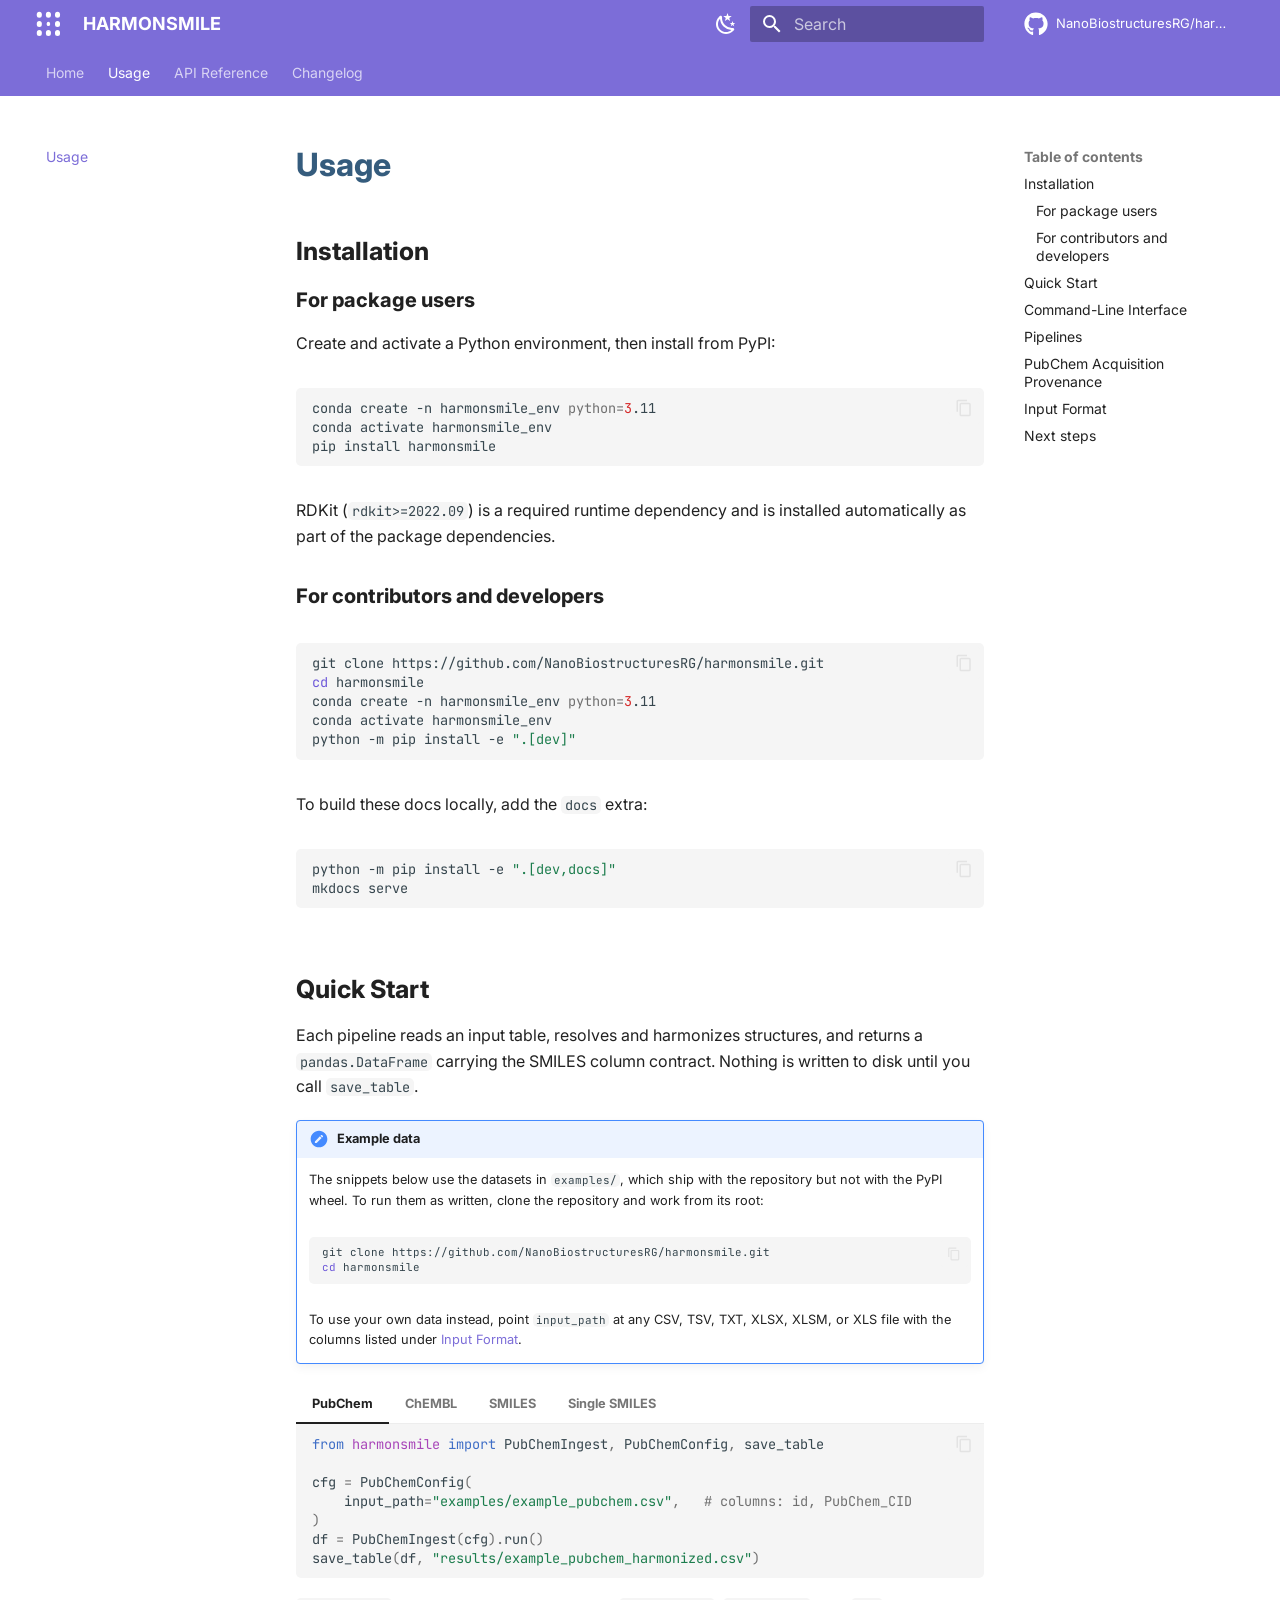
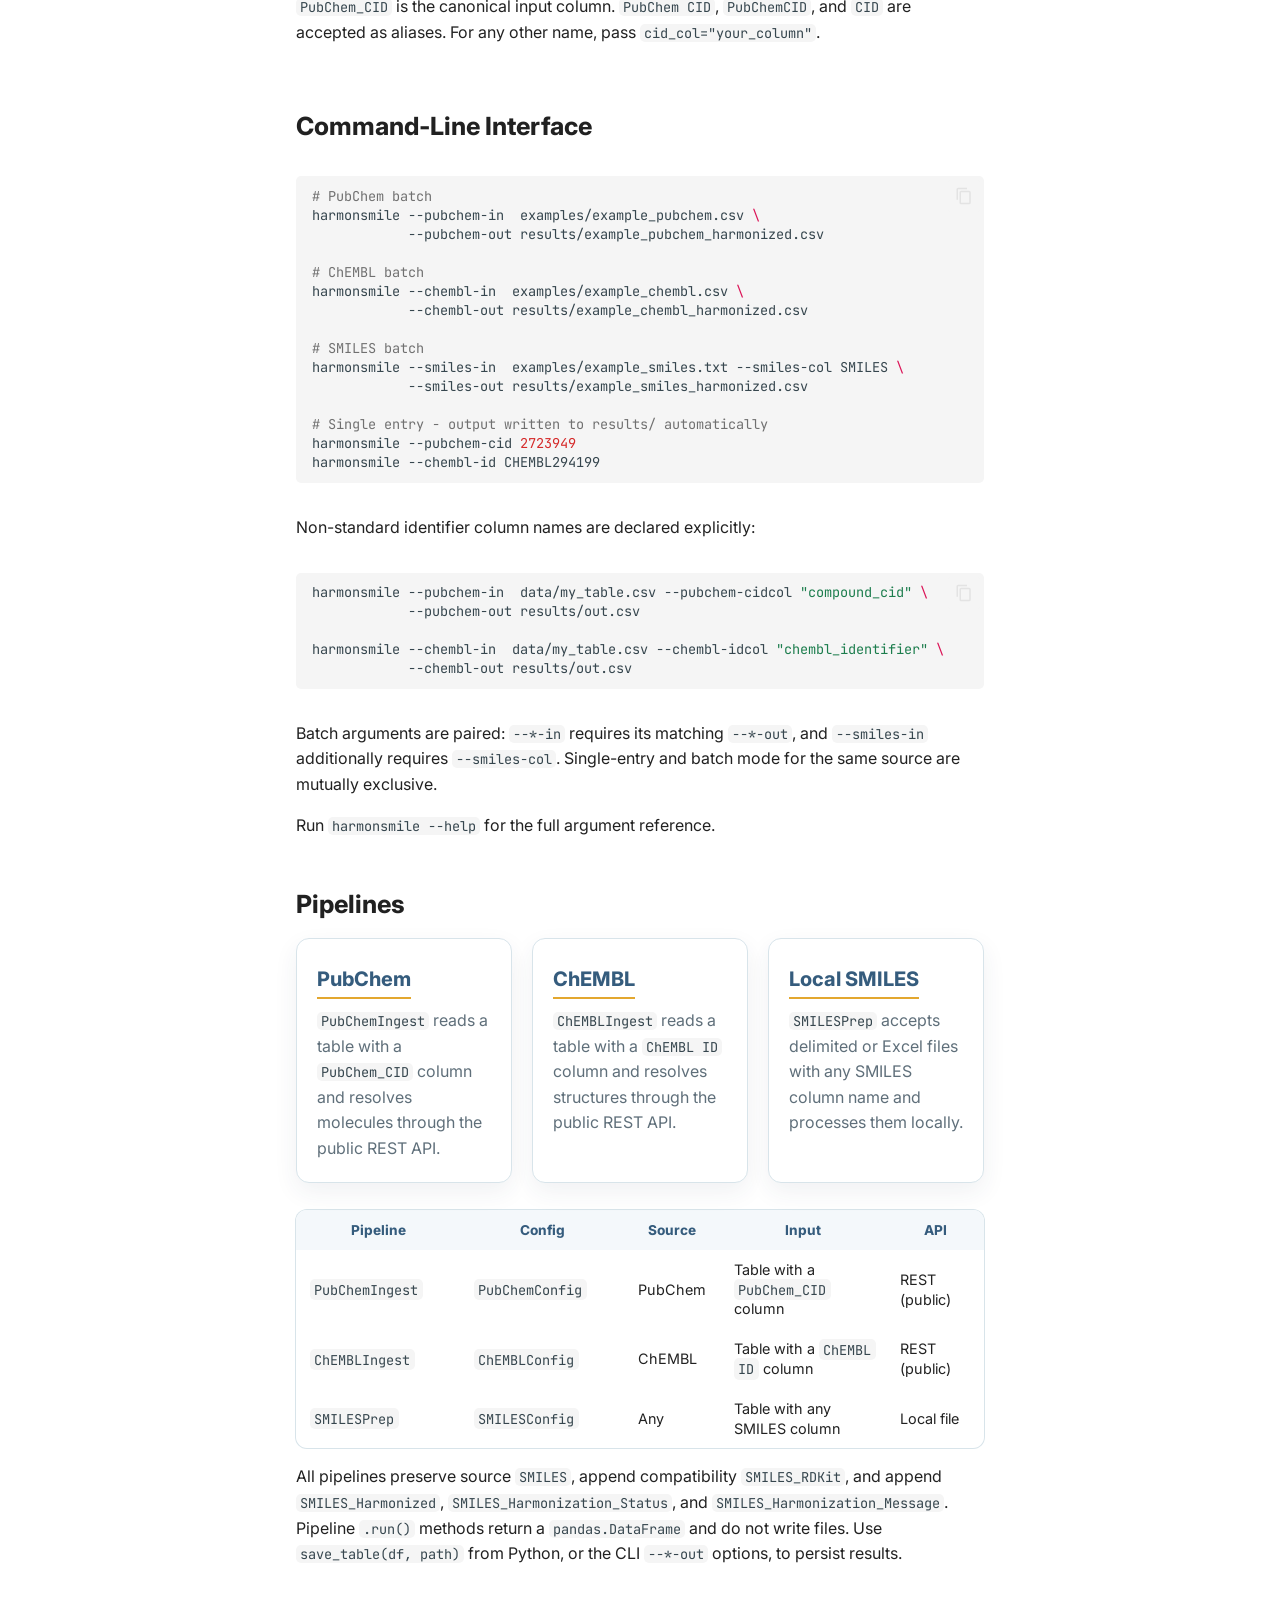
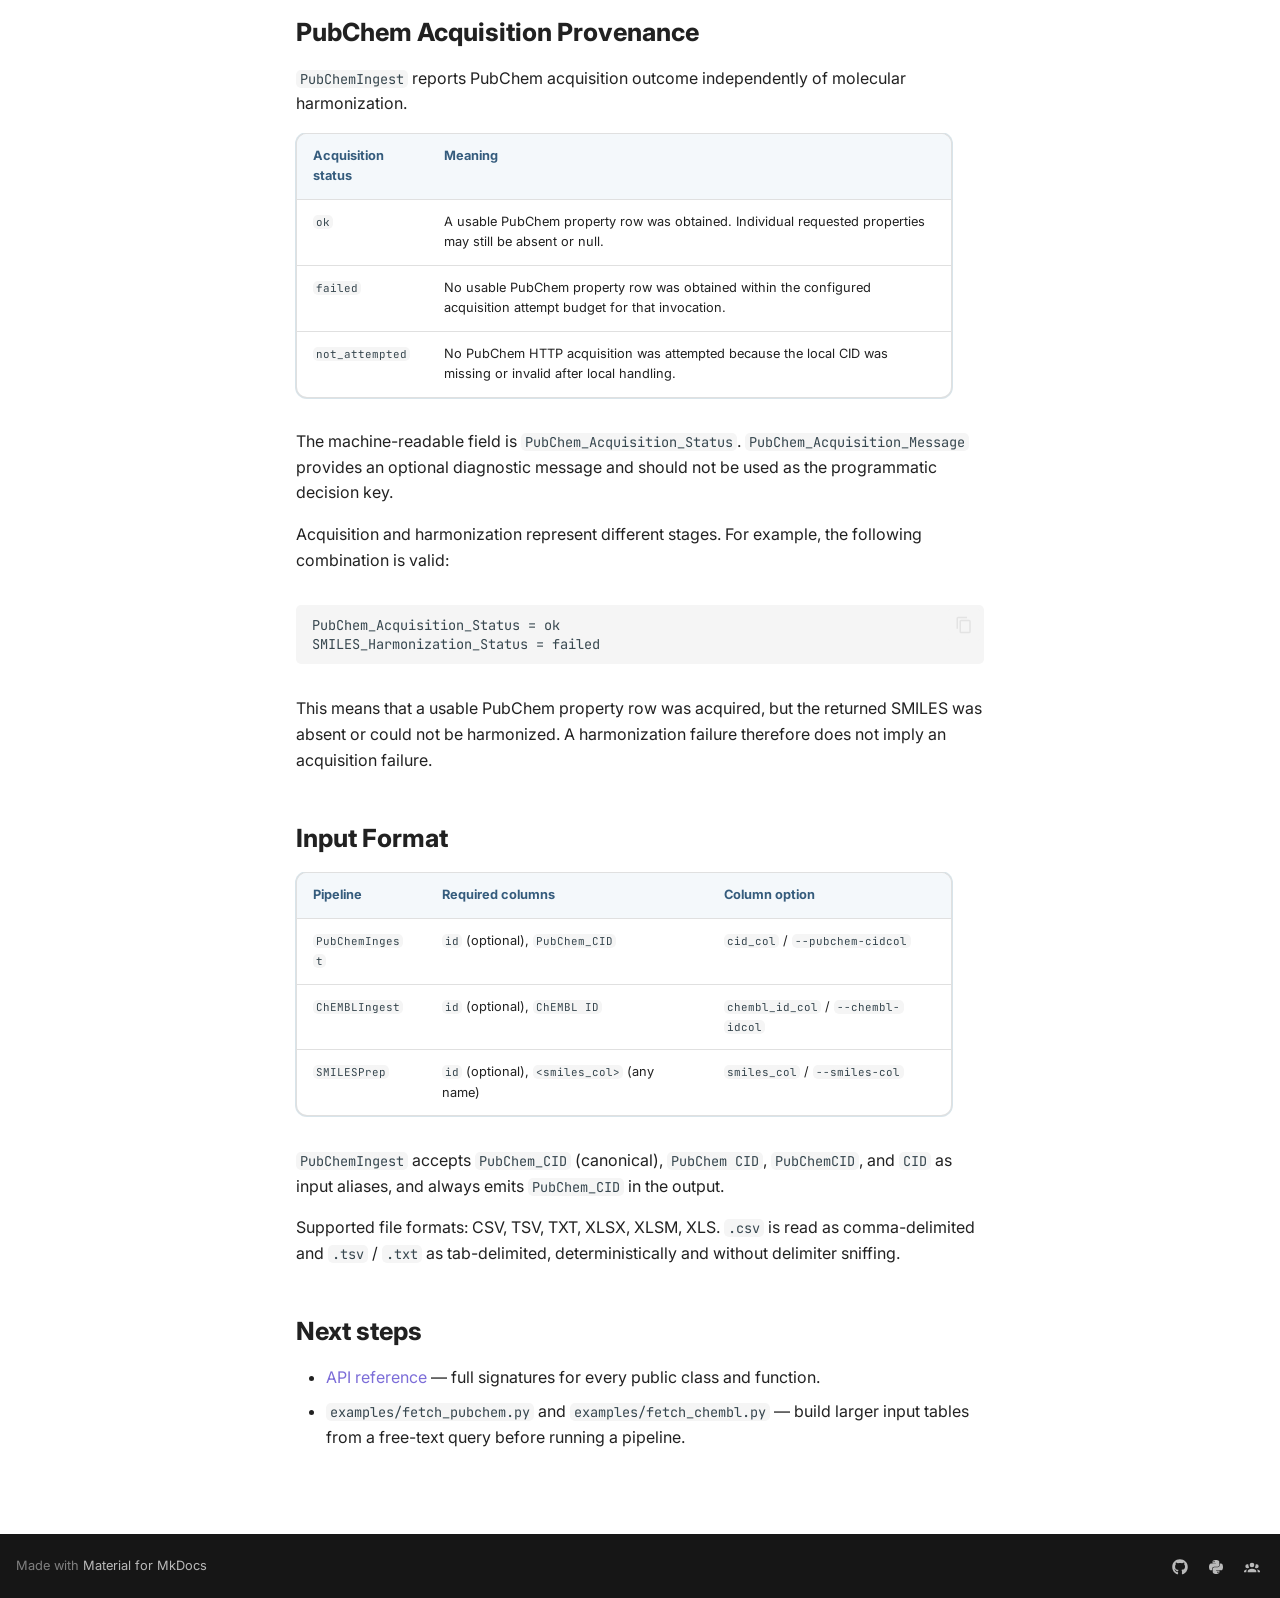
<file: usage/index.html>
<!doctype html>
<html lang="en" class="no-js">
  <head>
    
      <meta charset="utf-8">
      <meta name="viewport" content="width=device-width,initial-scale=1">
      
        <meta name="description" content="Harmonize SMILES strings for cheminformatics and machine learning">
      
      
      
        <link rel="canonical" href="https://nanobiostructuresrg.github.io/harmonsmile/usage/">
      
      
        <link rel="prev" href="..">
      
      
        <link rel="next" href="../api/">
      
      
        
      
      
      <link rel="icon" href="../assets/harmonsmile-logo.png">
      <meta name="generator" content="mkdocs-1.6.1, mkdocs-material-9.7.7">
    
    
      
        <title>Usage - HARMONSMILE</title>
      
    
    
      <link rel="stylesheet" href="../assets/stylesheets/main.ec1eaa64.min.css">
      
        
        <link rel="stylesheet" href="../assets/stylesheets/palette.ab4e12ef.min.css">
      
      


    
    
      
    
    
      
        
        
        <link rel="preconnect" href="https://fonts.gstatic.com" crossorigin>
        <link rel="stylesheet" href="https://fonts.googleapis.com/css?family=Inter:300,300i,400,400i,700,700i%7CJetBrains+Mono:400,400i,700,700i&display=fallback">
        <style>:root{--md-text-font:"Inter";--md-code-font:"JetBrains Mono"}</style>
      
    
    
      <link rel="stylesheet" href="../assets/_mkdocstrings.css">
    
      <link rel="stylesheet" href="../stylesheets/extra.css">
    
    <script>__md_scope=new URL("..",location),__md_hash=e=>[...e].reduce(((e,_)=>(e<<5)-e+_.charCodeAt(0)),0),__md_get=(e,_=localStorage,t=__md_scope)=>JSON.parse(_.getItem(t.pathname+"."+e)),__md_set=(e,_,t=localStorage,a=__md_scope)=>{try{t.setItem(a.pathname+"."+e,JSON.stringify(_))}catch(e){}}</script>
    
      

    
    
  </head>
  
  
    
    
      
    
    
    
    
    <body dir="ltr" data-md-color-scheme="default" data-md-color-primary="custom" data-md-color-accent="custom">
  
    
    <input class="md-toggle" data-md-toggle="drawer" type="checkbox" id="__drawer" autocomplete="off">
    <input class="md-toggle" data-md-toggle="search" type="checkbox" id="__search" autocomplete="off">
    <label class="md-overlay" for="__drawer"></label>
    <div data-md-component="skip">
      
        
        <a href="#usage" class="md-skip">
          Skip to content
        </a>
      
    </div>
    <div data-md-component="announce">
      
    </div>
    
    
      

  

<header class="md-header md-header--shadow md-header--lifted" data-md-component="header">
  <nav class="md-header__inner md-grid" aria-label="Header">
    <a href=".." title="HARMONSMILE" class="md-header__button md-logo" aria-label="HARMONSMILE" data-md-component="logo">
      
  
  <svg xmlns="http://www.w3.org/2000/svg" viewBox="0 0 24 24"><path d="M12 8a3 3 0 0 0 3-3 3 3 0 0 0-3-3 3 3 0 0 0-3 3 3 3 0 0 0 3 3m0 3.54C9.64 9.35 6.5 8 3 8v11c3.5 0 6.64 1.35 9 3.54 2.36-2.19 5.5-3.54 9-3.54V8c-3.5 0-6.64 1.35-9 3.54"/></svg>

    </a>
    <label class="md-header__button md-icon" for="__drawer">
      
      <svg xmlns="http://www.w3.org/2000/svg" viewBox="0 0 24 24"><path d="M3 6h18v2H3zm0 5h18v2H3zm0 5h18v2H3z"/></svg>
    </label>
    <div class="md-header__title" data-md-component="header-title">
      <div class="md-header__ellipsis">
        <div class="md-header__topic">
          <span class="md-ellipsis">
            HARMONSMILE
          </span>
        </div>
        <div class="md-header__topic" data-md-component="header-topic">
          <span class="md-ellipsis">
            
              Usage
            
          </span>
        </div>
      </div>
    </div>
    
      
        <form class="md-header__option" data-md-component="palette">
  
    
    
    
    <input class="md-option" data-md-color-media="" data-md-color-scheme="default" data-md-color-primary="custom" data-md-color-accent="custom"  aria-label="Switch to dark mode"  type="radio" name="__palette" id="__palette_0">
    
      <label class="md-header__button md-icon" title="Switch to dark mode" for="__palette_1" hidden>
        <svg xmlns="http://www.w3.org/2000/svg" viewBox="0 0 24 24"><path d="m17.75 4.09-2.53 1.94.91 3.06-2.63-1.81-2.63 1.81.91-3.06-2.53-1.94L12.44 4l1.06-3 1.06 3zm3.5 6.91-1.64 1.25.59 1.98-1.7-1.17-1.7 1.17.59-1.98L15.75 11l2.06-.05L18.5 9l.69 1.95zm-2.28 4.95c.83-.08 1.72 1.1 1.19 1.85-.32.45-.66.87-1.08 1.27C15.17 23 8.84 23 4.94 19.07c-3.91-3.9-3.91-10.24 0-14.14.4-.4.82-.76 1.27-1.08.75-.53 1.93.36 1.85 1.19-.27 2.86.69 5.83 2.89 8.02a9.96 9.96 0 0 0 8.02 2.89m-1.64 2.02a12.08 12.08 0 0 1-7.8-3.47c-2.17-2.19-3.33-5-3.49-7.82-2.81 3.14-2.7 7.96.31 10.98 3.02 3.01 7.84 3.12 10.98.31"/></svg>
      </label>
    
  
    
    
    
    <input class="md-option" data-md-color-media="" data-md-color-scheme="slate" data-md-color-primary="custom" data-md-color-accent="custom"  aria-label="Switch to light mode"  type="radio" name="__palette" id="__palette_1">
    
      <label class="md-header__button md-icon" title="Switch to light mode" for="__palette_0" hidden>
        <svg xmlns="http://www.w3.org/2000/svg" viewBox="0 0 24 24"><path d="M12 7a5 5 0 0 1 5 5 5 5 0 0 1-5 5 5 5 0 0 1-5-5 5 5 0 0 1 5-5m0 2a3 3 0 0 0-3 3 3 3 0 0 0 3 3 3 3 0 0 0 3-3 3 3 0 0 0-3-3m0-7 2.39 3.42C13.65 5.15 12.84 5 12 5s-1.65.15-2.39.42zM3.34 7l4.16-.35A7.2 7.2 0 0 0 5.94 8.5c-.44.74-.69 1.5-.83 2.29zm.02 10 1.76-3.77a7.131 7.131 0 0 0 2.38 4.14zM20.65 7l-1.77 3.79a7.02 7.02 0 0 0-2.38-4.15zm-.01 10-4.14.36c.59-.51 1.12-1.14 1.54-1.86.42-.73.69-1.5.83-2.29zM12 22l-2.41-3.44c.74.27 1.55.44 2.41.44.82 0 1.63-.17 2.37-.44z"/></svg>
      </label>
    
  
</form>
      
    
    
      <script>var palette=__md_get("__palette");if(palette&&palette.color){if("(prefers-color-scheme)"===palette.color.media){var media=matchMedia("(prefers-color-scheme: light)"),input=document.querySelector(media.matches?"[data-md-color-media='(prefers-color-scheme: light)']":"[data-md-color-media='(prefers-color-scheme: dark)']");palette.color.media=input.getAttribute("data-md-color-media"),palette.color.scheme=input.getAttribute("data-md-color-scheme"),palette.color.primary=input.getAttribute("data-md-color-primary"),palette.color.accent=input.getAttribute("data-md-color-accent")}for(var[key,value]of Object.entries(palette.color))document.body.setAttribute("data-md-color-"+key,value)}</script>
    
    
    
      
      
        <label class="md-header__button md-icon" for="__search">
          
          <svg xmlns="http://www.w3.org/2000/svg" viewBox="0 0 24 24"><path d="M9.5 3A6.5 6.5 0 0 1 16 9.5c0 1.61-.59 3.09-1.56 4.23l.27.27h.79l5 5-1.5 1.5-5-5v-.79l-.27-.27A6.52 6.52 0 0 1 9.5 16 6.5 6.5 0 0 1 3 9.5 6.5 6.5 0 0 1 9.5 3m0 2C7 5 5 7 5 9.5S7 14 9.5 14 14 12 14 9.5 12 5 9.5 5"/></svg>
        </label>
        <div class="md-search" data-md-component="search" role="dialog">
  <label class="md-search__overlay" for="__search"></label>
  <div class="md-search__inner" role="search">
    <form class="md-search__form" name="search">
      <input type="text" class="md-search__input" name="query" aria-label="Search" placeholder="Search" autocapitalize="off" autocorrect="off" autocomplete="off" spellcheck="false" data-md-component="search-query" required>
      <label class="md-search__icon md-icon" for="__search">
        
        <svg xmlns="http://www.w3.org/2000/svg" viewBox="0 0 24 24"><path d="M9.5 3A6.5 6.5 0 0 1 16 9.5c0 1.61-.59 3.09-1.56 4.23l.27.27h.79l5 5-1.5 1.5-5-5v-.79l-.27-.27A6.52 6.52 0 0 1 9.5 16 6.5 6.5 0 0 1 3 9.5 6.5 6.5 0 0 1 9.5 3m0 2C7 5 5 7 5 9.5S7 14 9.5 14 14 12 14 9.5 12 5 9.5 5"/></svg>
        
        <svg xmlns="http://www.w3.org/2000/svg" viewBox="0 0 24 24"><path d="M20 11v2H8l5.5 5.5-1.42 1.42L4.16 12l7.92-7.92L13.5 5.5 8 11z"/></svg>
      </label>
      <nav class="md-search__options" aria-label="Search">
        
        <button type="reset" class="md-search__icon md-icon" title="Clear" aria-label="Clear" tabindex="-1">
          
          <svg xmlns="http://www.w3.org/2000/svg" viewBox="0 0 24 24"><path d="M19 6.41 17.59 5 12 10.59 6.41 5 5 6.41 10.59 12 5 17.59 6.41 19 12 13.41 17.59 19 19 17.59 13.41 12z"/></svg>
        </button>
      </nav>
      
        <div class="md-search__suggest" data-md-component="search-suggest"></div>
      
    </form>
    <div class="md-search__output">
      <div class="md-search__scrollwrap" tabindex="0" data-md-scrollfix>
        <div class="md-search-result" data-md-component="search-result">
          <div class="md-search-result__meta">
            Initializing search
          </div>
          <ol class="md-search-result__list" role="presentation"></ol>
        </div>
      </div>
    </div>
  </div>
</div>
      
    
    
      <div class="md-header__source">
        <a href="https://github.com/NanoBiostructuresRG/harmonsmile" title="Go to repository" class="md-source" data-md-component="source">
  <div class="md-source__icon md-icon">
    
    <svg xmlns="http://www.w3.org/2000/svg" viewBox="0 0 512 512"><!--! Font Awesome Free 7.1.0 by @fontawesome - https://fontawesome.com License - https://fontawesome.com/license/free (Icons: CC BY 4.0, Fonts: SIL OFL 1.1, Code: MIT License) Copyright 2025 Fonticons, Inc.--><path d="M173.9 397.4c0 2-2.3 3.6-5.2 3.6-3.3.3-5.6-1.3-5.6-3.6 0-2 2.3-3.6 5.2-3.6 3-.3 5.6 1.3 5.6 3.6m-31.1-4.5c-.7 2 1.3 4.3 4.3 4.9 2.6 1 5.6 0 6.2-2s-1.3-4.3-4.3-5.2c-2.6-.7-5.5.3-6.2 2.3m44.2-1.7c-2.9.7-4.9 2.6-4.6 4.9.3 2 2.9 3.3 5.9 2.6 2.9-.7 4.9-2.6 4.6-4.6-.3-1.9-3-3.2-5.9-2.9M252.8 8C114.1 8 8 113.3 8 252c0 110.9 69.8 205.8 169.5 239.2 12.8 2.3 17.3-5.6 17.3-12.1 0-6.2-.3-40.4-.3-61.4 0 0-70 15-84.7-29.8 0 0-11.4-29.1-27.8-36.6 0 0-22.9-15.7 1.6-15.4 0 0 24.9 2 38.6 25.8 21.9 38.6 58.6 27.5 72.9 20.9 2.3-16 8.8-27.1 16-33.7-55.9-6.2-112.3-14.3-112.3-110.5 0-27.5 7.6-41.3 23.6-58.9-2.6-6.5-11.1-33.3 2.6-67.9 20.9-6.5 69 27 69 27 20-5.6 41.5-8.5 62.8-8.5s42.8 2.9 62.8 8.5c0 0 48.1-33.6 69-27 13.7 34.7 5.2 61.4 2.6 67.9 16 17.7 25.8 31.5 25.8 58.9 0 96.5-58.9 104.2-114.8 110.5 9.2 7.9 17 22.9 17 46.4 0 33.7-.3 75.4-.3 83.6 0 6.5 4.6 14.4 17.3 12.1C436.2 457.8 504 362.9 504 252 504 113.3 391.5 8 252.8 8M105.2 352.9c-1.3 1-1 3.3.7 5.2 1.6 1.6 3.9 2.3 5.2 1 1.3-1 1-3.3-.7-5.2-1.6-1.6-3.9-2.3-5.2-1m-10.8-8.1c-.7 1.3.3 2.9 2.3 3.9 1.6 1 3.6.7 4.3-.7.7-1.3-.3-2.9-2.3-3.9-2-.6-3.6-.3-4.3.7m32.4 35.6c-1.6 1.3-1 4.3 1.3 6.2 2.3 2.3 5.2 2.6 6.5 1 1.3-1.3.7-4.3-1.3-6.2-2.2-2.3-5.2-2.6-6.5-1m-11.4-14.7c-1.6 1-1.6 3.6 0 5.9s4.3 3.3 5.6 2.3c1.6-1.3 1.6-3.9 0-6.2-1.4-2.3-4-3.3-5.6-2"/></svg>
  </div>
  <div class="md-source__repository">
    NanoBiostructuresRG/harmonsmile
  </div>
</a>
      </div>
    
  </nav>
  
    
      
<nav class="md-tabs" aria-label="Tabs" data-md-component="tabs">
  <div class="md-grid">
    <ul class="md-tabs__list">
      
        
  
  
  
  
    <li class="md-tabs__item">
      <a href=".." class="md-tabs__link">
        
  
  
    
  
  Home

      </a>
    </li>
  

      
        
  
  
  
    
  
  
    <li class="md-tabs__item md-tabs__item--active">
      <a href="./" class="md-tabs__link">
        
  
  
    
  
  Usage

      </a>
    </li>
  

      
        
  
  
  
  
    <li class="md-tabs__item">
      <a href="../api/" class="md-tabs__link">
        
  
  
    
  
  API Reference

      </a>
    </li>
  

      
        
  
  
  
  
    <li class="md-tabs__item">
      <a href="../changelog/" class="md-tabs__link">
        
  
  
    
  
  Changelog

      </a>
    </li>
  

      
    </ul>
  </div>
</nav>
    
  
</header>
    
    <div class="md-container" data-md-component="container">
      
      
        
      
      <main class="md-main" data-md-component="main">
        <div class="md-main__inner md-grid">
          
            
              
              <div class="md-sidebar md-sidebar--primary" data-md-component="sidebar" data-md-type="navigation" >
                <div class="md-sidebar__scrollwrap">
                  <div class="md-sidebar__inner">
                    


  


<nav class="md-nav md-nav--primary md-nav--lifted" aria-label="Navigation" data-md-level="0">
  <label class="md-nav__title" for="__drawer">
    <a href=".." title="HARMONSMILE" class="md-nav__button md-logo" aria-label="HARMONSMILE" data-md-component="logo">
      
  
  <svg xmlns="http://www.w3.org/2000/svg" viewBox="0 0 24 24"><path d="M12 8a3 3 0 0 0 3-3 3 3 0 0 0-3-3 3 3 0 0 0-3 3 3 3 0 0 0 3 3m0 3.54C9.64 9.35 6.5 8 3 8v11c3.5 0 6.64 1.35 9 3.54 2.36-2.19 5.5-3.54 9-3.54V8c-3.5 0-6.64 1.35-9 3.54"/></svg>

    </a>
    HARMONSMILE
  </label>
  
    <div class="md-nav__source">
      <a href="https://github.com/NanoBiostructuresRG/harmonsmile" title="Go to repository" class="md-source" data-md-component="source">
  <div class="md-source__icon md-icon">
    
    <svg xmlns="http://www.w3.org/2000/svg" viewBox="0 0 512 512"><!--! Font Awesome Free 7.1.0 by @fontawesome - https://fontawesome.com License - https://fontawesome.com/license/free (Icons: CC BY 4.0, Fonts: SIL OFL 1.1, Code: MIT License) Copyright 2025 Fonticons, Inc.--><path d="M173.9 397.4c0 2-2.3 3.6-5.2 3.6-3.3.3-5.6-1.3-5.6-3.6 0-2 2.3-3.6 5.2-3.6 3-.3 5.6 1.3 5.6 3.6m-31.1-4.5c-.7 2 1.3 4.3 4.3 4.9 2.6 1 5.6 0 6.2-2s-1.3-4.3-4.3-5.2c-2.6-.7-5.5.3-6.2 2.3m44.2-1.7c-2.9.7-4.9 2.6-4.6 4.9.3 2 2.9 3.3 5.9 2.6 2.9-.7 4.9-2.6 4.6-4.6-.3-1.9-3-3.2-5.9-2.9M252.8 8C114.1 8 8 113.3 8 252c0 110.9 69.8 205.8 169.5 239.2 12.8 2.3 17.3-5.6 17.3-12.1 0-6.2-.3-40.4-.3-61.4 0 0-70 15-84.7-29.8 0 0-11.4-29.1-27.8-36.6 0 0-22.9-15.7 1.6-15.4 0 0 24.9 2 38.6 25.8 21.9 38.6 58.6 27.5 72.9 20.9 2.3-16 8.8-27.1 16-33.7-55.9-6.2-112.3-14.3-112.3-110.5 0-27.5 7.6-41.3 23.6-58.9-2.6-6.5-11.1-33.3 2.6-67.9 20.9-6.5 69 27 69 27 20-5.6 41.5-8.5 62.8-8.5s42.8 2.9 62.8 8.5c0 0 48.1-33.6 69-27 13.7 34.7 5.2 61.4 2.6 67.9 16 17.7 25.8 31.5 25.8 58.9 0 96.5-58.9 104.2-114.8 110.5 9.2 7.9 17 22.9 17 46.4 0 33.7-.3 75.4-.3 83.6 0 6.5 4.6 14.4 17.3 12.1C436.2 457.8 504 362.9 504 252 504 113.3 391.5 8 252.8 8M105.2 352.9c-1.3 1-1 3.3.7 5.2 1.6 1.6 3.9 2.3 5.2 1 1.3-1 1-3.3-.7-5.2-1.6-1.6-3.9-2.3-5.2-1m-10.8-8.1c-.7 1.3.3 2.9 2.3 3.9 1.6 1 3.6.7 4.3-.7.7-1.3-.3-2.9-2.3-3.9-2-.6-3.6-.3-4.3.7m32.4 35.6c-1.6 1.3-1 4.3 1.3 6.2 2.3 2.3 5.2 2.6 6.5 1 1.3-1.3.7-4.3-1.3-6.2-2.2-2.3-5.2-2.6-6.5-1m-11.4-14.7c-1.6 1-1.6 3.6 0 5.9s4.3 3.3 5.6 2.3c1.6-1.3 1.6-3.9 0-6.2-1.4-2.3-4-3.3-5.6-2"/></svg>
  </div>
  <div class="md-source__repository">
    NanoBiostructuresRG/harmonsmile
  </div>
</a>
    </div>
  
  <ul class="md-nav__list" data-md-scrollfix>
    
      
      
  
  
  
  
    <li class="md-nav__item">
      <a href=".." class="md-nav__link">
        
  
  
  <span class="md-ellipsis">
    
  
    Home
  

    
  </span>
  
  

      </a>
    </li>
  

    
      
      
  
  
    
  
  
  
    <li class="md-nav__item md-nav__item--active">
      
      <input class="md-nav__toggle md-toggle" type="checkbox" id="__toc">
      
      
        
      
      
        <label class="md-nav__link md-nav__link--active" for="__toc">
          
  
  
  <span class="md-ellipsis">
    
  
    Usage
  

    
  </span>
  
  

          <span class="md-nav__icon md-icon"></span>
        </label>
      
      <a href="./" class="md-nav__link md-nav__link--active">
        
  
  
  <span class="md-ellipsis">
    
  
    Usage
  

    
  </span>
  
  

      </a>
      
        

<nav class="md-nav md-nav--secondary" aria-label="Table of contents">
  
  
  
    
  
  
    <label class="md-nav__title" for="__toc">
      <span class="md-nav__icon md-icon"></span>
      Table of contents
    </label>
    <ul class="md-nav__list" data-md-component="toc" data-md-scrollfix>
      
        <li class="md-nav__item">
  <a href="#installation" class="md-nav__link">
    <span class="md-ellipsis">
      
        Installation
      
    </span>
  </a>
  
    <nav class="md-nav" aria-label="Installation">
      <ul class="md-nav__list">
        
          <li class="md-nav__item">
  <a href="#for-package-users" class="md-nav__link">
    <span class="md-ellipsis">
      
        For package users
      
    </span>
  </a>
  
</li>
        
          <li class="md-nav__item">
  <a href="#for-contributors-and-developers" class="md-nav__link">
    <span class="md-ellipsis">
      
        For contributors and developers
      
    </span>
  </a>
  
</li>
        
      </ul>
    </nav>
  
</li>
      
        <li class="md-nav__item">
  <a href="#quick-start" class="md-nav__link">
    <span class="md-ellipsis">
      
        Quick Start
      
    </span>
  </a>
  
</li>
      
        <li class="md-nav__item">
  <a href="#command-line-interface" class="md-nav__link">
    <span class="md-ellipsis">
      
        Command-Line Interface
      
    </span>
  </a>
  
</li>
      
        <li class="md-nav__item">
  <a href="#pipelines" class="md-nav__link">
    <span class="md-ellipsis">
      
        Pipelines
      
    </span>
  </a>
  
</li>
      
        <li class="md-nav__item">
  <a href="#pubchem-acquisition-provenance" class="md-nav__link">
    <span class="md-ellipsis">
      
        PubChem Acquisition Provenance
      
    </span>
  </a>
  
</li>
      
        <li class="md-nav__item">
  <a href="#input-format" class="md-nav__link">
    <span class="md-ellipsis">
      
        Input Format
      
    </span>
  </a>
  
</li>
      
        <li class="md-nav__item">
  <a href="#next-steps" class="md-nav__link">
    <span class="md-ellipsis">
      
        Next steps
      
    </span>
  </a>
  
</li>
      
    </ul>
  
</nav>
      
    </li>
  

    
      
      
  
  
  
  
    <li class="md-nav__item">
      <a href="../api/" class="md-nav__link">
        
  
  
  <span class="md-ellipsis">
    
  
    API Reference
  

    
  </span>
  
  

      </a>
    </li>
  

    
      
      
  
  
  
  
    <li class="md-nav__item">
      <a href="../changelog/" class="md-nav__link">
        
  
  
  <span class="md-ellipsis">
    
  
    Changelog
  

    
  </span>
  
  

      </a>
    </li>
  

    
  </ul>
</nav>
                  </div>
                </div>
              </div>
            
            
              
              <div class="md-sidebar md-sidebar--secondary" data-md-component="sidebar" data-md-type="toc" >
                <div class="md-sidebar__scrollwrap">
                  <div class="md-sidebar__inner">
                    

<nav class="md-nav md-nav--secondary" aria-label="Table of contents">
  
  
  
    
  
  
    <label class="md-nav__title" for="__toc">
      <span class="md-nav__icon md-icon"></span>
      Table of contents
    </label>
    <ul class="md-nav__list" data-md-component="toc" data-md-scrollfix>
      
        <li class="md-nav__item">
  <a href="#installation" class="md-nav__link">
    <span class="md-ellipsis">
      
        Installation
      
    </span>
  </a>
  
    <nav class="md-nav" aria-label="Installation">
      <ul class="md-nav__list">
        
          <li class="md-nav__item">
  <a href="#for-package-users" class="md-nav__link">
    <span class="md-ellipsis">
      
        For package users
      
    </span>
  </a>
  
</li>
        
          <li class="md-nav__item">
  <a href="#for-contributors-and-developers" class="md-nav__link">
    <span class="md-ellipsis">
      
        For contributors and developers
      
    </span>
  </a>
  
</li>
        
      </ul>
    </nav>
  
</li>
      
        <li class="md-nav__item">
  <a href="#quick-start" class="md-nav__link">
    <span class="md-ellipsis">
      
        Quick Start
      
    </span>
  </a>
  
</li>
      
        <li class="md-nav__item">
  <a href="#command-line-interface" class="md-nav__link">
    <span class="md-ellipsis">
      
        Command-Line Interface
      
    </span>
  </a>
  
</li>
      
        <li class="md-nav__item">
  <a href="#pipelines" class="md-nav__link">
    <span class="md-ellipsis">
      
        Pipelines
      
    </span>
  </a>
  
</li>
      
        <li class="md-nav__item">
  <a href="#pubchem-acquisition-provenance" class="md-nav__link">
    <span class="md-ellipsis">
      
        PubChem Acquisition Provenance
      
    </span>
  </a>
  
</li>
      
        <li class="md-nav__item">
  <a href="#input-format" class="md-nav__link">
    <span class="md-ellipsis">
      
        Input Format
      
    </span>
  </a>
  
</li>
      
        <li class="md-nav__item">
  <a href="#next-steps" class="md-nav__link">
    <span class="md-ellipsis">
      
        Next steps
      
    </span>
  </a>
  
</li>
      
    </ul>
  
</nav>
                  </div>
                </div>
              </div>
            
          
          
            <div class="md-content" data-md-component="content">
              
              <article class="md-content__inner md-typeset">
                
                  


  
  


<h1 id="usage">Usage<a class="headerlink" href="#usage" title="Permanent link">&para;</a></h1>
<h2 id="installation">Installation<a class="headerlink" href="#installation" title="Permanent link">&para;</a></h2>
<h3 id="for-package-users">For package users<a class="headerlink" href="#for-package-users" title="Permanent link">&para;</a></h3>
<p>Create and activate a Python environment, then install from PyPI:</p>
<div class="highlight"><pre><span></span><code>conda<span class="w"> </span>create<span class="w"> </span>-n<span class="w"> </span>harmonsmile_env<span class="w"> </span><span class="nv">python</span><span class="o">=</span><span class="m">3</span>.11
conda<span class="w"> </span>activate<span class="w"> </span>harmonsmile_env
pip<span class="w"> </span>install<span class="w"> </span>harmonsmile
</code></pre></div>
<p>RDKit (<code>rdkit&gt;=2022.09</code>) is a required runtime dependency and is installed
automatically as part of the package dependencies.</p>
<h3 id="for-contributors-and-developers">For contributors and developers<a class="headerlink" href="#for-contributors-and-developers" title="Permanent link">&para;</a></h3>
<div class="highlight"><pre><span></span><code>git<span class="w"> </span>clone<span class="w"> </span>https://github.com/NanoBiostructuresRG/harmonsmile.git
<span class="nb">cd</span><span class="w"> </span>harmonsmile
conda<span class="w"> </span>create<span class="w"> </span>-n<span class="w"> </span>harmonsmile_env<span class="w"> </span><span class="nv">python</span><span class="o">=</span><span class="m">3</span>.11
conda<span class="w"> </span>activate<span class="w"> </span>harmonsmile_env
python<span class="w"> </span>-m<span class="w"> </span>pip<span class="w"> </span>install<span class="w"> </span>-e<span class="w"> </span><span class="s2">".[dev]"</span>
</code></pre></div>
<p>To build these docs locally, add the <code>docs</code> extra:</p>
<div class="highlight"><pre><span></span><code>python<span class="w"> </span>-m<span class="w"> </span>pip<span class="w"> </span>install<span class="w"> </span>-e<span class="w"> </span><span class="s2">".[dev,docs]"</span>
mkdocs<span class="w"> </span>serve
</code></pre></div>
<h2 id="quick-start">Quick Start<a class="headerlink" href="#quick-start" title="Permanent link">&para;</a></h2>
<p>Each pipeline reads an input table, resolves and harmonizes structures, and
returns a <code>pandas.DataFrame</code> carrying the SMILES column contract. Nothing is
written to disk until you call <code>save_table</code>.</p>
<div class="admonition note">
<p class="admonition-title">Example data</p>
<p>The snippets below use the datasets in <code>examples/</code>, which ship with the
repository but not with the PyPI wheel. To run them as written, clone the
repository and work from its root:</p>
<div class="highlight"><pre><span></span><code>git<span class="w"> </span>clone<span class="w"> </span>https://github.com/NanoBiostructuresRG/harmonsmile.git
<span class="nb">cd</span><span class="w"> </span>harmonsmile
</code></pre></div>
<p>To use your own data instead, point <code>input_path</code> at any CSV, TSV, TXT,
XLSX, XLSM, or XLS file with the columns listed under
<a href="#input-format">Input Format</a>.</p>
</div>
<div class="tabbed-set tabbed-alternate" data-tabs="1:4"><input checked="checked" id="__tabbed_1_1" name="__tabbed_1" type="radio" /><input id="__tabbed_1_2" name="__tabbed_1" type="radio" /><input id="__tabbed_1_3" name="__tabbed_1" type="radio" /><input id="__tabbed_1_4" name="__tabbed_1" type="radio" /><div class="tabbed-labels"><label for="__tabbed_1_1">PubChem</label><label for="__tabbed_1_2">ChEMBL</label><label for="__tabbed_1_3">SMILES</label><label for="__tabbed_1_4">Single SMILES</label></div>
<div class="tabbed-content">
<div class="tabbed-block">
<div class="highlight"><pre><span></span><code><span class="kn">from</span><span class="w"> </span><span class="nn">harmonsmile</span><span class="w"> </span><span class="kn">import</span> <span class="n">PubChemIngest</span><span class="p">,</span> <span class="n">PubChemConfig</span><span class="p">,</span> <span class="n">save_table</span>

<span class="n">cfg</span> <span class="o">=</span> <span class="n">PubChemConfig</span><span class="p">(</span>
    <span class="n">input_path</span><span class="o">=</span><span class="s2">"examples/example_pubchem.csv"</span><span class="p">,</span>   <span class="c1"># columns: id, PubChem_CID</span>
<span class="p">)</span>
<span class="n">df</span> <span class="o">=</span> <span class="n">PubChemIngest</span><span class="p">(</span><span class="n">cfg</span><span class="p">)</span><span class="o">.</span><span class="n">run</span><span class="p">()</span>
<span class="n">save_table</span><span class="p">(</span><span class="n">df</span><span class="p">,</span> <span class="s2">"results/example_pubchem_harmonized.csv"</span><span class="p">)</span>
</code></pre></div>
<p><code>PubChem_CID</code> is the canonical input column. <code>PubChem CID</code>, <code>PubChemCID</code>,
and <code>CID</code> are accepted as aliases. For any other name, pass
<code>cid_col="your_column"</code>.</p>
</div>
<div class="tabbed-block">
<div class="highlight"><pre><span></span><code><span class="kn">from</span><span class="w"> </span><span class="nn">harmonsmile</span><span class="w"> </span><span class="kn">import</span> <span class="n">ChEMBLIngest</span><span class="p">,</span> <span class="n">ChEMBLConfig</span><span class="p">,</span> <span class="n">save_table</span>

<span class="n">cfg</span> <span class="o">=</span> <span class="n">ChEMBLConfig</span><span class="p">(</span>
    <span class="n">input_path</span><span class="o">=</span><span class="s2">"examples/example_chembl.csv"</span><span class="p">,</span>    <span class="c1"># columns: id, ChEMBL ID</span>
<span class="p">)</span>
<span class="n">df</span> <span class="o">=</span> <span class="n">ChEMBLIngest</span><span class="p">(</span><span class="n">cfg</span><span class="p">)</span><span class="o">.</span><span class="n">run</span><span class="p">()</span>
<span class="n">save_table</span><span class="p">(</span><span class="n">df</span><span class="p">,</span> <span class="s2">"results/example_chembl_harmonized.csv"</span><span class="p">)</span>
</code></pre></div>
<p>The identifier column defaults to <code>ChEMBL ID</code>. Override it with
<code>chembl_id_col="your_column"</code>.</p>
</div>
<div class="tabbed-block">
<div class="highlight"><pre><span></span><code><span class="kn">from</span><span class="w"> </span><span class="nn">harmonsmile</span><span class="w"> </span><span class="kn">import</span> <span class="n">SMILESPrep</span><span class="p">,</span> <span class="n">SMILESConfig</span><span class="p">,</span> <span class="n">save_table</span>

<span class="n">cfg</span> <span class="o">=</span> <span class="n">SMILESConfig</span><span class="p">(</span>
    <span class="n">input_path</span><span class="o">=</span><span class="s2">"examples/example_smiles.txt"</span><span class="p">,</span>    <span class="c1"># columns: id, name, SMILES</span>
    <span class="n">smiles_col</span><span class="o">=</span><span class="s2">"SMILES"</span><span class="p">,</span>
<span class="p">)</span>
<span class="n">df</span> <span class="o">=</span> <span class="n">SMILESPrep</span><span class="p">(</span><span class="n">cfg</span><span class="p">)</span><span class="o">.</span><span class="n">run</span><span class="p">()</span>
<span class="n">save_table</span><span class="p">(</span><span class="n">df</span><span class="p">,</span> <span class="s2">"results/example_smiles_harmonized.csv"</span><span class="p">)</span>
</code></pre></div>
<p>The example file is tab-delimited. The SMILES column may carry any name;
declare it through <code>smiles_col</code>.</p>
</div>
<div class="tabbed-block">
<div class="highlight"><pre><span></span><code><span class="kn">from</span><span class="w"> </span><span class="nn">harmonsmile</span><span class="w"> </span><span class="kn">import</span> <span class="n">RDKitStandardizer</span>

<span class="n">std</span> <span class="o">=</span> <span class="n">RDKitStandardizer</span><span class="p">()</span>
<span class="nb">print</span><span class="p">(</span><span class="n">std</span><span class="o">.</span><span class="n">to_iso_kek</span><span class="p">(</span><span class="s2">"c1ccccc1"</span><span class="p">))</span>    <span class="c1"># 'C1=CC=CC=C1'  canonical + isomeric + Kekulized</span>
<span class="nb">print</span><span class="p">(</span><span class="n">std</span><span class="o">.</span><span class="n">to_conn_kek</span><span class="p">(</span><span class="s2">"c1ccccc1"</span><span class="p">))</span>   <span class="c1"># 'C1=CC=CC=C1'  connectivity only, no stereochemistry</span>

<span class="n">result</span> <span class="o">=</span> <span class="n">std</span><span class="o">.</span><span class="n">to_lab_harmonized</span><span class="p">(</span><span class="s2">"c1ccccc1"</span><span class="p">)</span>
<span class="nb">print</span><span class="p">(</span><span class="n">result</span><span class="o">.</span><span class="n">value</span><span class="p">)</span>                  <span class="c1"># 'c1ccccc1'     lab-harmonized, aromatic</span>
<span class="nb">print</span><span class="p">(</span><span class="n">result</span><span class="o">.</span><span class="n">status</span><span class="p">)</span>                 <span class="c1"># 'ok'</span>
</code></pre></div>
<p><code>to_lab_harmonized</code> returns a <code>HarmonizationResult</code> with <code>value</code>, <code>status</code>,
<code>error</code>, and <code>warning</code> fields, not a bare string.</p>
</div>
</div>
</div>
<h2 id="command-line-interface">Command-Line Interface<a class="headerlink" href="#command-line-interface" title="Permanent link">&para;</a></h2>
<div class="highlight"><pre><span></span><code><span class="c1"># PubChem batch</span>
harmonsmile<span class="w"> </span>--pubchem-in<span class="w">  </span>examples/example_pubchem.csv<span class="w"> </span><span class="se">\</span>
<span class="w">            </span>--pubchem-out<span class="w"> </span>results/example_pubchem_harmonized.csv

<span class="c1"># ChEMBL batch</span>
harmonsmile<span class="w"> </span>--chembl-in<span class="w">  </span>examples/example_chembl.csv<span class="w"> </span><span class="se">\</span>
<span class="w">            </span>--chembl-out<span class="w"> </span>results/example_chembl_harmonized.csv

<span class="c1"># SMILES batch</span>
harmonsmile<span class="w"> </span>--smiles-in<span class="w">  </span>examples/example_smiles.txt<span class="w"> </span>--smiles-col<span class="w"> </span>SMILES<span class="w"> </span><span class="se">\</span>
<span class="w">            </span>--smiles-out<span class="w"> </span>results/example_smiles_harmonized.csv

<span class="c1"># Single entry - output written to results/ automatically</span>
harmonsmile<span class="w"> </span>--pubchem-cid<span class="w"> </span><span class="m">2723949</span>
harmonsmile<span class="w"> </span>--chembl-id<span class="w"> </span>CHEMBL294199
</code></pre></div>
<p>Non-standard identifier column names are declared explicitly:</p>
<div class="highlight"><pre><span></span><code>harmonsmile<span class="w"> </span>--pubchem-in<span class="w">  </span>data/my_table.csv<span class="w"> </span>--pubchem-cidcol<span class="w"> </span><span class="s2">"compound_cid"</span><span class="w"> </span><span class="se">\</span>
<span class="w">            </span>--pubchem-out<span class="w"> </span>results/out.csv

harmonsmile<span class="w"> </span>--chembl-in<span class="w">  </span>data/my_table.csv<span class="w"> </span>--chembl-idcol<span class="w"> </span><span class="s2">"chembl_identifier"</span><span class="w"> </span><span class="se">\</span>
<span class="w">            </span>--chembl-out<span class="w"> </span>results/out.csv
</code></pre></div>
<p>Batch arguments are paired: <code>--*-in</code> requires its matching <code>--*-out</code>, and
<code>--smiles-in</code> additionally requires <code>--smiles-col</code>. Single-entry and batch mode
for the same source are mutually exclusive.</p>
<p>Run <code>harmonsmile --help</code> for the full argument reference.</p>
<h2 id="pipelines">Pipelines<a class="headerlink" href="#pipelines" title="Permanent link">&para;</a></h2>
<div class="hs-grid hs-grid--three">
  <article class="hs-card hs-card--compact">
    <h3>PubChem</h3>
    <p><code>PubChemIngest</code> reads a table with a <code>PubChem_CID</code> column and resolves molecules through the public REST API.</p>
  </article>

  <article class="hs-card hs-card--compact">
    <h3>ChEMBL</h3>
    <p><code>ChEMBLIngest</code> reads a table with a <code>ChEMBL ID</code> column and resolves structures through the public REST API.</p>
  </article>

  <article class="hs-card hs-card--compact">
    <h3>Local SMILES</h3>
    <p><code>SMILESPrep</code> accepts delimited or Excel files with any SMILES column name and processes them locally.</p>
  </article>
</div>

<table class="hs-pipeline-table">
  <thead>
    <tr>
      <th>Pipeline</th>
      <th>Config</th>
      <th>Source</th>
      <th>Input</th>
      <th>API</th>
    </tr>
  </thead>
  <tbody>
    <tr>
      <td><code>PubChemIngest</code></td>
      <td><code>PubChemConfig</code></td>
      <td>PubChem</td>
      <td>Table with a <code>PubChem_CID</code> column</td>
      <td>REST (public)</td>
    </tr>
    <tr>
      <td><code>ChEMBLIngest</code></td>
      <td><code>ChEMBLConfig</code></td>
      <td>ChEMBL</td>
      <td>Table with a <code>ChEMBL ID</code> column</td>
      <td>REST (public)</td>
    </tr>
    <tr>
      <td><code>SMILESPrep</code></td>
      <td><code>SMILESConfig</code></td>
      <td>Any</td>
      <td>Table with any SMILES column</td>
      <td>Local file</td>
    </tr>
  </tbody>
</table>

<p>All pipelines preserve source <code>SMILES</code>, append compatibility <code>SMILES_RDKit</code>,
and append <code>SMILES_Harmonized</code>, <code>SMILES_Harmonization_Status</code>, and
<code>SMILES_Harmonization_Message</code>.
Pipeline <code>.run()</code> methods return a <code>pandas.DataFrame</code> and do not write files.
Use <code>save_table(df, path)</code> from Python, or the CLI <code>--*-out</code> options, to
persist results.</p>
<h2 id="pubchem-acquisition-provenance">PubChem Acquisition Provenance<a class="headerlink" href="#pubchem-acquisition-provenance" title="Permanent link">&para;</a></h2>
<p><code>PubChemIngest</code> reports PubChem acquisition outcome independently of molecular
harmonization.</p>
<table>
<thead>
<tr>
<th>Acquisition status</th>
<th>Meaning</th>
</tr>
</thead>
<tbody>
<tr>
<td><code>ok</code></td>
<td>A usable PubChem property row was obtained. Individual requested properties may still be absent or null.</td>
</tr>
<tr>
<td><code>failed</code></td>
<td>No usable PubChem property row was obtained within the configured acquisition attempt budget for that invocation.</td>
</tr>
<tr>
<td><code>not_attempted</code></td>
<td>No PubChem HTTP acquisition was attempted because the local CID was missing or invalid after local handling.</td>
</tr>
</tbody>
</table>
<p>The machine-readable field is <code>PubChem_Acquisition_Status</code>.
<code>PubChem_Acquisition_Message</code> provides an optional diagnostic message and
should not be used as the programmatic decision key.</p>
<p>Acquisition and harmonization represent different stages. For example, the
following combination is valid:</p>
<div class="highlight"><pre><span></span><code>PubChem_Acquisition_Status = ok
SMILES_Harmonization_Status = failed
</code></pre></div>
<p>This means that a usable PubChem property row was acquired, but the returned
SMILES was absent or could not be harmonized. A harmonization failure therefore
does not imply an acquisition failure.</p>
<h2 id="input-format">Input Format<a class="headerlink" href="#input-format" title="Permanent link">&para;</a></h2>
<table>
<thead>
<tr>
<th>Pipeline</th>
<th>Required columns</th>
<th>Column option</th>
</tr>
</thead>
<tbody>
<tr>
<td><code>PubChemIngest</code></td>
<td><code>id</code> (optional), <code>PubChem_CID</code></td>
<td><code>cid_col</code> / <code>--pubchem-cidcol</code></td>
</tr>
<tr>
<td><code>ChEMBLIngest</code></td>
<td><code>id</code> (optional), <code>ChEMBL ID</code></td>
<td><code>chembl_id_col</code> / <code>--chembl-idcol</code></td>
</tr>
<tr>
<td><code>SMILESPrep</code></td>
<td><code>id</code> (optional), <code>&lt;smiles_col&gt;</code> (any name)</td>
<td><code>smiles_col</code> / <code>--smiles-col</code></td>
</tr>
</tbody>
</table>
<p><code>PubChemIngest</code> accepts <code>PubChem_CID</code> (canonical), <code>PubChem CID</code>, <code>PubChemCID</code>,
and <code>CID</code> as input aliases, and always emits <code>PubChem_CID</code> in the output.</p>
<p>Supported file formats: CSV, TSV, TXT, XLSX, XLSM, XLS. <code>.csv</code> is read as
comma-delimited and <code>.tsv</code> / <code>.txt</code> as tab-delimited, deterministically and
without delimiter sniffing.</p>
<h2 id="next-steps">Next steps<a class="headerlink" href="#next-steps" title="Permanent link">&para;</a></h2>
<ul>
<li><a href="../api/">API reference</a> — full signatures for every public class and function.</li>
<li><code>examples/fetch_pubchem.py</code> and <code>examples/fetch_chembl.py</code> — build larger
  input tables from a free-text query before running a pipeline.</li>
</ul>












                
              </article>
            </div>
          
          
  <script>var tabs=__md_get("__tabs");if(Array.isArray(tabs))e:for(var set of document.querySelectorAll(".tabbed-set")){var labels=set.querySelector(".tabbed-labels");for(var tab of tabs)for(var label of labels.getElementsByTagName("label"))if(label.innerText.trim()===tab){var input=document.getElementById(label.htmlFor);input.checked=!0;continue e}}</script>

<script>var target=document.getElementById(location.hash.slice(1));target&&target.name&&(target.checked=target.name.startsWith("__tabbed_"))</script>
        </div>
        
          <button type="button" class="md-top md-icon" data-md-component="top" hidden>
  
  <svg xmlns="http://www.w3.org/2000/svg" viewBox="0 0 24 24"><path d="M13 20h-2V8l-5.5 5.5-1.42-1.42L12 4.16l7.92 7.92-1.42 1.42L13 8z"/></svg>
  Back to top
</button>
        
      </main>
      
        <footer class="md-footer">
  
  <div class="md-footer-meta md-typeset">
    <div class="md-footer-meta__inner md-grid">
      <div class="md-copyright">
  
  
    Made with
    <a href="https://squidfunk.github.io/mkdocs-material/" target="_blank" rel="noopener">
      Material for MkDocs
    </a>
  
</div>
      
        
<div class="md-social">
  
    
    
    
    
    <a href="https://github.com/NanoBiostructuresRG/harmonsmile" target="_blank" rel="noopener" title="NanoBiostructuresRG/harmonsmile" class="md-social__link">
      <svg xmlns="http://www.w3.org/2000/svg" viewBox="0 0 512 512"><!--! Font Awesome Free 7.1.0 by @fontawesome - https://fontawesome.com License - https://fontawesome.com/license/free (Icons: CC BY 4.0, Fonts: SIL OFL 1.1, Code: MIT License) Copyright 2025 Fonticons, Inc.--><path d="M173.9 397.4c0 2-2.3 3.6-5.2 3.6-3.3.3-5.6-1.3-5.6-3.6 0-2 2.3-3.6 5.2-3.6 3-.3 5.6 1.3 5.6 3.6m-31.1-4.5c-.7 2 1.3 4.3 4.3 4.9 2.6 1 5.6 0 6.2-2s-1.3-4.3-4.3-5.2c-2.6-.7-5.5.3-6.2 2.3m44.2-1.7c-2.9.7-4.9 2.6-4.6 4.9.3 2 2.9 3.3 5.9 2.6 2.9-.7 4.9-2.6 4.6-4.6-.3-1.9-3-3.2-5.9-2.9M252.8 8C114.1 8 8 113.3 8 252c0 110.9 69.8 205.8 169.5 239.2 12.8 2.3 17.3-5.6 17.3-12.1 0-6.2-.3-40.4-.3-61.4 0 0-70 15-84.7-29.8 0 0-11.4-29.1-27.8-36.6 0 0-22.9-15.7 1.6-15.4 0 0 24.9 2 38.6 25.8 21.9 38.6 58.6 27.5 72.9 20.9 2.3-16 8.8-27.1 16-33.7-55.9-6.2-112.3-14.3-112.3-110.5 0-27.5 7.6-41.3 23.6-58.9-2.6-6.5-11.1-33.3 2.6-67.9 20.9-6.5 69 27 69 27 20-5.6 41.5-8.5 62.8-8.5s42.8 2.9 62.8 8.5c0 0 48.1-33.6 69-27 13.7 34.7 5.2 61.4 2.6 67.9 16 17.7 25.8 31.5 25.8 58.9 0 96.5-58.9 104.2-114.8 110.5 9.2 7.9 17 22.9 17 46.4 0 33.7-.3 75.4-.3 83.6 0 6.5 4.6 14.4 17.3 12.1C436.2 457.8 504 362.9 504 252 504 113.3 391.5 8 252.8 8M105.2 352.9c-1.3 1-1 3.3.7 5.2 1.6 1.6 3.9 2.3 5.2 1 1.3-1 1-3.3-.7-5.2-1.6-1.6-3.9-2.3-5.2-1m-10.8-8.1c-.7 1.3.3 2.9 2.3 3.9 1.6 1 3.6.7 4.3-.7.7-1.3-.3-2.9-2.3-3.9-2-.6-3.6-.3-4.3.7m32.4 35.6c-1.6 1.3-1 4.3 1.3 6.2 2.3 2.3 5.2 2.6 6.5 1 1.3-1.3.7-4.3-1.3-6.2-2.2-2.3-5.2-2.6-6.5-1m-11.4-14.7c-1.6 1-1.6 3.6 0 5.9s4.3 3.3 5.6 2.3c1.6-1.3 1.6-3.9 0-6.2-1.4-2.3-4-3.3-5.6-2"/></svg>
    </a>
  
    
    
    
    
    <a href="https://pypi.org/project/harmonsmile/" target="_blank" rel="noopener" title="HARMONSMILE on PyPI" class="md-social__link">
      <svg xmlns="http://www.w3.org/2000/svg" viewBox="0 0 448 512"><!--! Font Awesome Free 7.1.0 by @fontawesome - https://fontawesome.com License - https://fontawesome.com/license/free (Icons: CC BY 4.0, Fonts: SIL OFL 1.1, Code: MIT License) Copyright 2025 Fonticons, Inc.--><path d="M439.8 200.5c-7.7-30.9-22.3-54.2-53.4-54.2h-40.1v47.4c0 36.8-31.2 67.8-66.8 67.8H172.7c-29.2 0-53.4 25-53.4 54.3v101.8c0 29 25.2 46 53.4 54.3 33.8 9.9 66.3 11.7 106.8 0 26.9-7.8 53.4-23.5 53.4-54.3v-40.7H226.2v-13.6h160.2c31.1 0 42.6-21.7 53.4-54.2 11.2-33.5 10.7-65.7 0-108.6M286.2 444.7a20.4 20.4 0 1 1 0-40.7 20.4 20.4 0 1 1 0 40.7M167.8 248.1h106.8c29.7 0 53.4-24.5 53.4-54.3V91.9c0-29-24.4-50.7-53.4-55.6-35.8-5.9-74.7-5.6-106.8.1-45.2 8-53.4 24.7-53.4 55.6v40.7h106.9v13.6h-147c-31.1 0-58.3 18.7-66.8 54.2-9.8 40.7-10.2 66.1 0 108.6 7.6 31.6 25.7 54.2 56.8 54.2H101v-48.8c0-35.3 30.5-66.4 66.8-66.4m-6.6-183.4a20.4 20.4 0 1 1 0 40.8 20.4 20.4 0 1 1 0-40.8"/></svg>
    </a>
  
    
    
    
    
    <a href="https://nanobiostructuresrg.github.io/" target="_blank" rel="noopener" title="NanoBiostructuresRG" class="md-social__link">
      <svg xmlns="http://www.w3.org/2000/svg" viewBox="0 0 24 24"><path d="M12 5.5A3.5 3.5 0 0 1 15.5 9a3.5 3.5 0 0 1-3.5 3.5A3.5 3.5 0 0 1 8.5 9 3.5 3.5 0 0 1 12 5.5M5 8c.56 0 1.08.15 1.53.42-.15 1.43.27 2.85 1.13 3.96C7.16 13.34 6.16 14 5 14a3 3 0 0 1-3-3 3 3 0 0 1 3-3m14 0a3 3 0 0 1 3 3 3 3 0 0 1-3 3c-1.16 0-2.16-.66-2.66-1.62a5.54 5.54 0 0 0 1.13-3.96c.45-.27.97-.42 1.53-.42M5.5 18.25c0-2.07 2.91-3.75 6.5-3.75s6.5 1.68 6.5 3.75V20h-13zM0 20v-1.5c0-1.39 1.89-2.56 4.45-2.9-.59.68-.95 1.62-.95 2.65V20zm24 0h-3.5v-1.75c0-1.03-.36-1.97-.95-2.65 2.56.34 4.45 1.51 4.45 2.9z"/></svg>
    </a>
  
</div>
      
    </div>
  </div>
</footer>
      
    </div>
    <div class="md-dialog" data-md-component="dialog">
      <div class="md-dialog__inner md-typeset"></div>
    </div>
    
    
    
      
      
      <script id="__config" type="application/json">{"annotate": null, "base": "..", "features": ["navigation.tabs", "navigation.tabs.sticky", "navigation.sections", "navigation.indexes", "navigation.top", "search.highlight", "search.suggest", "content.code.copy", "content.code.annotate", "content.tabs.link"], "search": "../assets/javascripts/workers/search.2c215733.min.js", "tags": null, "translations": {"clipboard.copied": "Copied to clipboard", "clipboard.copy": "Copy to clipboard", "search.result.more.one": "1 more on this page", "search.result.more.other": "# more on this page", "search.result.none": "No matching documents", "search.result.one": "1 matching document", "search.result.other": "# matching documents", "search.result.placeholder": "Type to start searching", "search.result.term.missing": "Missing", "select.version": "Select version"}, "version": null}</script>
    
    
      <script src="../assets/javascripts/bundle.d7400e89.min.js"></script>
      
    
  </body>
</html>
</file>
<file: assets/_mkdocstrings.css>
/* Avoid breaking parameter names, etc. in table cells. */
.doc-contents td code {
  word-break: normal !important;
}

/* No line break before first paragraph of descriptions. */
.doc-md-description,
.doc-md-description>p:first-child {
  display: inline;
}

/* No text transformation from Material for MkDocs for H5 headings. */
.md-typeset h5 .doc-object-name {
  text-transform: none;
}

/* Max width for docstring sections tables. */
.doc .md-typeset__table,
.doc .md-typeset__table table {
  display: table !important;
  width: 100%;
}

.doc .md-typeset__table tr {
  display: table-row;
}

/* Defaults in Spacy table style. */
.doc-param-default,
.doc-type_param-default {
  float: right;
}

/* Parameter headings must be inline, not blocks. */
.doc-heading-parameter,
.doc-heading-type_parameter {
  display: inline;
}

/* Default font size for parameter headings. */
.md-typeset .doc-heading-parameter {
  font-size: inherit;
}

/* Prefer space on the right, not the left of parameter permalinks. */
.doc-heading-parameter .headerlink,
.doc-heading-type_parameter .headerlink {
  margin-left: 0 !important;
  margin-right: 0.2rem;
}

/* Backward-compatibility: docstring section titles in bold. */
.doc-section-title {
  font-weight: bold;
}

/* Backlinks crumb separator. */
.doc-backlink-crumb {
  display: inline-flex;
  gap: .2rem;
  white-space: nowrap;
  align-items: center;
  vertical-align: middle;
}
.doc-backlink-crumb:not(:first-child)::before {
  background-color: var(--md-default-fg-color--lighter);
  content: "";
  display: inline;
  height: 1rem;
  --md-path-icon: url('data:image/svg+xml;charset=utf-8,<svg xmlns="http://www.w3.org/2000/svg" viewBox="0 0 24 24"><path d="M8.59 16.58 13.17 12 8.59 7.41 10 6l6 6-6 6z"/></svg>');
  -webkit-mask-image: var(--md-path-icon);
  mask-image: var(--md-path-icon);
  width: 1rem;
}
.doc-backlink-crumb.last {
  font-weight: bold;
}

/* Symbols in Navigation and ToC. */
:root, :host,
[data-md-color-scheme="default"] {
  --doc-symbol-parameter-fg-color: #df50af;
  --doc-symbol-type_parameter-fg-color: #df50af;
  --doc-symbol-attribute-fg-color: #953800;
  --doc-symbol-function-fg-color: #8250df;
  --doc-symbol-method-fg-color: #8250df;
  --doc-symbol-class-fg-color: #0550ae;
  --doc-symbol-type_alias-fg-color: #0550ae;
  --doc-symbol-module-fg-color: #5cad0f;

  --doc-symbol-parameter-bg-color: #df50af1a;
  --doc-symbol-type_parameter-bg-color: #df50af1a;
  --doc-symbol-attribute-bg-color: #9538001a;
  --doc-symbol-function-bg-color: #8250df1a;
  --doc-symbol-method-bg-color: #8250df1a;
  --doc-symbol-class-bg-color: #0550ae1a;
  --doc-symbol-type_alias-bg-color: #0550ae1a;
  --doc-symbol-module-bg-color: #5cad0f1a;
}

[data-md-color-scheme="slate"] {
  --doc-symbol-parameter-fg-color: #ffa8cc;
  --doc-symbol-type_parameter-fg-color: #ffa8cc;
  --doc-symbol-attribute-fg-color: #ffa657;
  --doc-symbol-function-fg-color: #d2a8ff;
  --doc-symbol-method-fg-color: #d2a8ff;
  --doc-symbol-class-fg-color: #79c0ff;
  --doc-symbol-type_alias-fg-color: #79c0ff;
  --doc-symbol-module-fg-color: #baff79;

  --doc-symbol-parameter-bg-color: #ffa8cc1a;
  --doc-symbol-type_parameter-bg-color: #ffa8cc1a;
  --doc-symbol-attribute-bg-color: #ffa6571a;
  --doc-symbol-function-bg-color: #d2a8ff1a;
  --doc-symbol-method-bg-color: #d2a8ff1a;
  --doc-symbol-class-bg-color: #79c0ff1a;
  --doc-symbol-type_alias-bg-color: #79c0ff1a;
  --doc-symbol-module-bg-color: #baff791a;
}

code.doc-symbol {
  border-radius: .1rem;
  font-size: .85em;
  padding: 0 .3em;
  font-weight: bold;
}

code.doc-symbol-parameter,
a code.doc-symbol-parameter {
  color: var(--doc-symbol-parameter-fg-color);
  background-color: var(--doc-symbol-parameter-bg-color);
}

code.doc-symbol-parameter::after {
  content: "param";
}

code.doc-symbol-type_parameter,
a code.doc-symbol-type_parameter {
  color: var(--doc-symbol-type_parameter-fg-color);
  background-color: var(--doc-symbol-type_parameter-bg-color);
}

code.doc-symbol-type_parameter::after {
  content: "type-param";
}

code.doc-symbol-attribute,
a code.doc-symbol-attribute {
  color: var(--doc-symbol-attribute-fg-color);
  background-color: var(--doc-symbol-attribute-bg-color);
}

code.doc-symbol-attribute::after {
  content: "attr";
}

code.doc-symbol-function,
a code.doc-symbol-function {
  color: var(--doc-symbol-function-fg-color);
  background-color: var(--doc-symbol-function-bg-color);
}

code.doc-symbol-function::after {
  content: "func";
}

code.doc-symbol-method,
a code.doc-symbol-method {
  color: var(--doc-symbol-method-fg-color);
  background-color: var(--doc-symbol-method-bg-color);
}

code.doc-symbol-method::after {
  content: "meth";
}

code.doc-symbol-class,
a code.doc-symbol-class {
  color: var(--doc-symbol-class-fg-color);
  background-color: var(--doc-symbol-class-bg-color);
}

code.doc-symbol-class::after {
  content: "class";
}


code.doc-symbol-type_alias,
a code.doc-symbol-type_alias {
  color: var(--doc-symbol-type_alias-fg-color);
  background-color: var(--doc-symbol-type_alias-bg-color);
}

code.doc-symbol-type_alias::after {
  content: "type";
}

code.doc-symbol-module,
a code.doc-symbol-module {
  color: var(--doc-symbol-module-fg-color);
  background-color: var(--doc-symbol-module-bg-color);
}

code.doc-symbol-module::after {
  content: "mod";
}

.doc-signature .autorefs {
  color: inherit;
  border-bottom: 1px dotted currentcolor;
}

/* Source code blocks (admonitions). */
:root {
  --md-admonition-icon--mkdocstrings-source: url('data:image/svg+xml;charset=utf-8,<svg xmlns="http://www.w3.org/2000/svg" viewBox="0 0 24 24"><path d="M15.22 4.97a.75.75 0 0 1 1.06 0l6.5 6.5a.75.75 0 0 1 0 1.06l-6.5 6.5a.749.749 0 0 1-1.275-.326.75.75 0 0 1 .215-.734L21.19 12l-5.97-5.97a.75.75 0 0 1 0-1.06m-6.44 0a.75.75 0 0 1 0 1.06L2.81 12l5.97 5.97a.749.749 0 0 1-.326 1.275.75.75 0 0 1-.734-.215l-6.5-6.5a.75.75 0 0 1 0-1.06l6.5-6.5a.75.75 0 0 1 1.06 0"/></svg>')
}
.md-typeset .admonition.mkdocstrings-source,
.md-typeset details.mkdocstrings-source {
  border: none;
  padding: 0;
}
.md-typeset .admonition.mkdocstrings-source:focus-within,
.md-typeset details.mkdocstrings-source:focus-within {
  box-shadow: none;
}
.md-typeset .mkdocstrings-source > .admonition-title,
.md-typeset .mkdocstrings-source > summary {
  background-color: inherit;
}
.md-typeset .mkdocstrings-source > .admonition-title::before,
.md-typeset .mkdocstrings-source > summary::before {
  background-color: var(--md-default-fg-color);
  -webkit-mask-image: var(--md-admonition-icon--mkdocstrings-source);
          mask-image: var(--md-admonition-icon--mkdocstrings-source);
}
</file>
<file: stylesheets/extra.css>
/* SPDX-License-Identifier: LGPL-3.0-or-later */
/* HARMONSMILE custom theme colors */

@import url("https://fonts.googleapis.com/css2?family=Manrope:wght@500;600;700&display=swap");

:root {
  --md-primary-fg-color:        #7C6DD8;
  --md-primary-fg-color--light: #9B8FE2;
  --md-primary-fg-color--dark:  #5A4EBA;
  --md-primary-bg-color:        #ffffff;
  --md-accent-fg-color:         #1f9f8f;
  --hs-surface: #ffffff;
  --hs-surface-soft: #f4f8fb;
  --hs-border: #d8e4ea;
  --hs-text-muted: #5f6f7a;
  --hs-teal: #1f9f8f;
  --hs-blue: #355c7d;
  --hs-amber: #e3a72f;
  --hs-shadow: 0 1rem 2.5rem rgba(36, 63, 89, 0.12);
}

[data-md-color-scheme="slate"] {
  --md-primary-fg-color:        #7C6DD8;
  --md-primary-fg-color--light: #9B8FE2;
  --md-primary-fg-color--dark:  #5A4EBA;
  --md-accent-fg-color:         #58c7b9;
  --hs-surface: #17202a;
  --hs-surface-soft: #101820;
  --hs-border: #2b4152;
  --hs-text-muted: #b5c4ce;
  --hs-teal: #58c7b9;
  --hs-blue: #8cb7d6;
  --hs-amber: #f0c66a;
  --hs-shadow: 0 1rem 2.5rem rgba(0, 0, 0, 0.28);
}

.md-header,
.md-tabs {
  box-shadow: none;
}

.md-header__button.md-logo img,
.md-header__button.md-logo svg {
  display: none;
}

.md-header__button.md-logo,
.md-nav__button.md-logo {
  align-items: center;
  display: inline-flex;
  justify-content: center;
}

.md-header__button.md-logo::before,
.md-nav__button.md-logo::before {
  --hs-header-dot: 0.26rem;
  background: #ffffff;
  border-radius: 999px;
  box-shadow:
    calc(var(--hs-header-dot) * 1.75) 0 0 #ffffff,
    calc(var(--hs-header-dot) * 3.5) 0 0 #ffffff,
    0 calc(var(--hs-header-dot) * 1.75) 0 #ffffff,
    calc(var(--hs-header-dot) * 1.75) calc(var(--hs-header-dot) * 1.75) 0 calc(var(--hs-header-dot) * -0.16) #ffffff,
    calc(var(--hs-header-dot) * 3.5) calc(var(--hs-header-dot) * 1.75) 0 #ffffff,
    0 calc(var(--hs-header-dot) * 3.5) 0 #ffffff,
    calc(var(--hs-header-dot) * 1.75) calc(var(--hs-header-dot) * 3.5) 0 #ffffff,
    calc(var(--hs-header-dot) * 3.5) calc(var(--hs-header-dot) * 3.5) 0 #ffffff;
  content: "";
  display: block;
  height: var(--hs-header-dot);
  transform: translate(-0.46rem, -0.46rem);
  width: var(--hs-header-dot);
}

.md-main__inner {
  margin-top: 1.4rem;
}

.md-content__inner {
  padding-bottom: 3rem;
}

.md-content,
.md-content__inner,
.md-typeset,
.md-typeset > * {
  box-sizing: border-box;
  max-width: 100%;
  min-width: 0;
}

.md-typeset img,
.md-typeset svg,
.md-typeset video,
.md-typeset iframe {
  max-width: 100%;
}

.md-typeset pre,
.md-typeset .highlight {
  max-width: 100%;
  overflow-x: auto;
}

.md-typeset h1,
.md-typeset h2,
.md-typeset h3 {
  font-weight: 750;
  letter-spacing: 0;
}

.md-typeset h1 {
  color: var(--hs-blue);
}

.md-typeset h2 {
  margin-top: 2.4rem;
}

.md-typeset a {
  text-decoration-thickness: 0.08em;
  text-underline-offset: 0.18em;
}

.md-typeset .md-button {
  border-radius: 0.45rem;
  font-weight: 700;
}

.md-typeset .md-button--primary {
  background-color: var(--hs-teal);
  border-color: var(--hs-teal);
  color: #ffffff;
}

.md-typeset .md-button--primary:hover {
  background-color: var(--md-primary-fg-color);
  border-color: var(--md-primary-fg-color);
}

.md-typeset code {
  border-radius: 0.25rem;
}

.md-typeset table:not([class]) {
  border-radius: 0.55rem;
  box-shadow: 0 0 0 1px var(--hs-border);
  overflow: hidden;
}

.md-typeset table:not([class]) th {
  background-color: var(--hs-surface-soft);
  color: var(--hs-blue);
}

.md-typeset table.hs-pipeline-table {
  border-radius: 0.55rem;
  box-shadow: 0 0 0 1px var(--hs-border);
  display: block;
  font-size: 0.72rem;
  line-height: 1.35;
  margin-top: 1.35rem;
  max-width: 100%;
  overflow-x: auto;
  table-layout: auto;
  width: 100%;
  -webkit-overflow-scrolling: touch;
}

.md-typeset table.hs-pipeline-table th {
  background-color: var(--hs-surface-soft);
  color: var(--hs-blue);
  font-size: 0.68rem;
  font-weight: 750;
  padding: 0.55rem 0.7rem;
  text-transform: none;
}

.md-typeset table.hs-pipeline-table td {
  padding: 0.52rem 0.7rem;
  vertical-align: middle;
}

.md-typeset table.hs-pipeline-table code {
  font-size: 0.68rem;
  padding: 0.08rem 0.22rem;
}

.md-typeset table.hs-pipeline-table th:nth-child(1),
.md-typeset table.hs-pipeline-table th:nth-child(2),
.md-typeset table.hs-pipeline-table td:nth-child(1),
.md-typeset table.hs-pipeline-table td:nth-child(2) {
  min-width: 8.2rem;
  white-space: nowrap;
}

.md-typeset table.hs-pipeline-table td:nth-child(1) code,
.md-typeset table.hs-pipeline-table td:nth-child(2) code {
  white-space: nowrap;
  word-break: keep-all;
}

.hs-hero {
  align-items: center;
  background:
    radial-gradient(circle at 50% 20%, rgba(31, 159, 143, 0.12), transparent 22rem),
    linear-gradient(135deg, var(--hs-surface-soft) 0%, var(--hs-surface) 62%);
  border: 1px solid var(--hs-border);
  border-radius: 0.8rem;
  box-shadow: var(--hs-shadow);
  display: flex;
  justify-content: center;
  margin: 0 0 2rem;
  overflow: hidden;
  padding: clamp(1.5rem, 4vw, 2.8rem);
  position: relative;
  text-align: center;
  width: 100%;
}

.md-typeset > h1:first-child:has(+ .hs-hero) {
  display: none;
}

.hs-hero::before {
  background: linear-gradient(180deg, var(--hs-teal), var(--hs-amber));
  content: "";
  inset: 0 auto 0 0;
  position: absolute;
  width: 0.35rem;
}

.hs-hero__content {
  align-items: center;
  display: flex;
  flex-direction: column;
  max-width: 46rem;
  width: 100%;
}

.hs-eyebrow {
  align-self: flex-start;
  color: var(--hs-teal);
  font-size: 0.68rem;
  font-weight: 800;
  letter-spacing: 0.12em;
  margin: 0 0 0.45rem;
  text-transform: uppercase;
}

.hs-brand {
  align-items: center;
  display: inline-flex;
  gap: clamp(0.75rem, 2vw, 1.1rem);
  justify-content: center;
  margin: 50px auto clamp(0.8rem, 2.4vw, 1.2rem);
  max-width: 100%;
  padding-inline: 0.35rem;
}

.hs-dotmark {
  --hs-dot-size: clamp(0.46rem, 1.3vw, 0.7rem);
  display: grid;
  gap: calc(var(--hs-dot-size) * 0.52);
  grid-template-columns: repeat(3, var(--hs-dot-size));
  grid-template-rows: repeat(3, var(--hs-dot-size));
}

.hs-dotmark span {
  background: #7C6DD8;
  border-radius: 999px;
  display: block;
  height: var(--hs-dot-size);
  width: var(--hs-dot-size);
}

.hs-dotmark span:nth-child(5) {
  height: calc(var(--hs-dot-size) * 0.35);
  justify-self: center;
  align-self: center;
  width: calc(var(--hs-dot-size) * 0.35);
}

.hs-wordmark {
  color: #7C6DD8;
  display: inline-block;
  font-family: "Manrope", "Inter", system-ui, sans-serif;
  font-size: clamp(2rem, 5.4vw, 3.5rem);
  font-weight: 600;
  letter-spacing: 0.035em;
  line-height: 1;
  max-width: 100%;
  overflow: visible;
  white-space: nowrap;
}

.hs-subtitle {
  color: var(--hs-text-muted);
  font-size: clamp(0.8rem, 1.45vw, 0.94rem);
  line-height: 1.5;
  margin: 0;
  max-width: 34rem;
}

.hs-actions {
  justify-content: center;
  display: flex;
  flex-wrap: wrap;
  gap: 0.5rem;
  margin-top: 35px;
}

.hs-actions .md-button {
  font-size: 0.61rem;
  line-height: 1.1;
  margin: 0;
  min-height: 1.78rem;
  padding: 0.48em 0.78em;
}

.hs-badges {
  align-items: center;
  display: flex;
  flex-wrap: wrap;
  justify-content: center;
  gap: 0.24rem;
  margin-top: 0.85rem;
}

.hs-badges img {
  display: block;
  height: 1.02rem;
  margin: 0;
  max-width: 100%;
}

.hs-panel {
  margin: 1.5rem 0 2.2rem;
}

.hs-grid {
  display: grid;
  gap: 1rem;
  max-width: 100%;
}

.hs-grid--three {
  grid-template-columns: repeat(3, minmax(0, 1fr));
}

.hs-card {
  background: var(--hs-surface);
  border: 1px solid var(--hs-border);
  border-radius: 0.65rem;
  box-shadow: 0 0.45rem 1.25rem rgba(36, 63, 89, 0.07);
  min-width: 0;
  padding: 1.15rem;
}

.hs-card h3 {
  color: var(--hs-blue);
  font-size: 1rem;
  margin: 0.25rem 0 0.45rem;
}

.hs-card p {
  color: var(--hs-text-muted);
  margin: 0;
}

.hs-card__icon {
  align-items: center;
  background: color-mix(in srgb, var(--hs-teal) 12%, transparent);
  border: 1px solid color-mix(in srgb, var(--hs-teal) 28%, transparent);
  border-radius: 999px;
  color: var(--hs-teal);
  display: inline-flex;
  font-size: 0.72rem;
  font-weight: 800;
  height: 2rem;
  justify-content: center;
  margin-bottom: 0.25rem;
  width: 2rem;
}

.hs-card--compact {
  padding: 1rem;
}

.hs-card--compact h3 {
  border-bottom: 2px solid var(--hs-amber);
  display: inline-block;
  padding-bottom: 0.15rem;
}

@media screen and (max-width: 58rem) {
  .hs-grid--three {
    grid-template-columns: 1fr;
  }
}

@media screen and (max-width: 36rem) {
  .hs-hero {
    padding: 1.2rem;
  }

  .hs-actions .md-button {
    text-align: center;
    width: 100%;
    margin-top: 0;
  }

  .hs-actions {
    margin-top: 28px;
  }

  .hs-badges {
    align-items: center;
    flex-direction: column;
  }

  .hs-eyebrow {
    align-self: center;
    text-align: center;
  }

  .hs-brand {
    flex-direction: column;
    gap: 0.55rem;
    margin-top: 43px;
  }

  .hs-wordmark {
    font-size: clamp(1.45rem, 8.4vw, 2.2rem);
  }
}
</file>
<file: assets/stylesheets/main.ec1eaa64.min.css>
@charset "UTF-8";html{-webkit-text-size-adjust:none;-moz-text-size-adjust:none;text-size-adjust:none;box-sizing:border-box}*,:after,:before{box-sizing:inherit}@media (prefers-reduced-motion){*,:after,:before{transition:none!important}}body{margin:0}a,button,input,label{-webkit-tap-highlight-color:transparent}a{color:inherit;text-decoration:none}hr{border:0;box-sizing:initial;display:block;height:.05rem;overflow:visible;padding:0}small{font-size:80%}sub,sup{line-height:1em}img{border-style:none}table{border-collapse:initial;border-spacing:0}td,th{font-weight:400;vertical-align:top}button{background:#0000;border:0;font-family:inherit;font-size:inherit;margin:0;padding:0}input{border:0;outline:none}:root{--md-primary-fg-color:#4051b5;--md-primary-fg-color--light:#5d6cc0;--md-primary-fg-color--dark:#303fa1;--md-primary-bg-color:#fff;--md-primary-bg-color--light:#ffffffb3;--md-accent-fg-color:#526cfe;--md-accent-fg-color--transparent:#526cfe1a;--md-accent-bg-color:#fff;--md-accent-bg-color--light:#ffffffb3}[data-md-color-scheme=default]{color-scheme:light}[data-md-color-scheme=default] img[src$="#gh-dark-mode-only"],[data-md-color-scheme=default] img[src$="#only-dark"]{display:none}:root,[data-md-color-scheme=default]{--md-hue:225deg;--md-default-fg-color:#000000de;--md-default-fg-color--light:#0000008a;--md-default-fg-color--lighter:#00000052;--md-default-fg-color--lightest:#00000012;--md-default-bg-color:#fff;--md-default-bg-color--light:#ffffffb3;--md-default-bg-color--lighter:#ffffff4d;--md-default-bg-color--lightest:#ffffff1f;--md-code-fg-color:#36464e;--md-code-bg-color:#f5f5f5;--md-code-bg-color--light:#f5f5f5b3;--md-code-bg-color--lighter:#f5f5f54d;--md-code-hl-color:#4287ff;--md-code-hl-color--light:#4287ff1a;--md-code-hl-number-color:#d52a2a;--md-code-hl-special-color:#db1457;--md-code-hl-function-color:#a846b9;--md-code-hl-constant-color:#6e59d9;--md-code-hl-keyword-color:#3f6ec6;--md-code-hl-string-color:#1c7d4d;--md-code-hl-name-color:var(--md-code-fg-color);--md-code-hl-operator-color:var(--md-default-fg-color--light);--md-code-hl-punctuation-color:var(--md-default-fg-color--light);--md-code-hl-comment-color:var(--md-default-fg-color--light);--md-code-hl-generic-color:var(--md-default-fg-color--light);--md-code-hl-variable-color:var(--md-default-fg-color--light);--md-typeset-color:var(--md-default-fg-color);--md-typeset-a-color:var(--md-primary-fg-color);--md-typeset-del-color:#f5503d26;--md-typeset-ins-color:#0bd57026;--md-typeset-kbd-color:#fafafa;--md-typeset-kbd-accent-color:#fff;--md-typeset-kbd-border-color:#b8b8b8;--md-typeset-mark-color:#ffff0080;--md-typeset-table-color:#0000001f;--md-typeset-table-color--light:rgba(0,0,0,.035);--md-admonition-fg-color:var(--md-default-fg-color);--md-admonition-bg-color:var(--md-default-bg-color);--md-warning-fg-color:#000000de;--md-warning-bg-color:#ff9;--md-footer-fg-color:#fff;--md-footer-fg-color--light:#ffffffb3;--md-footer-fg-color--lighter:#ffffff73;--md-footer-bg-color:#000000de;--md-footer-bg-color--dark:#00000052;--md-shadow-z1:0 0.2rem 0.5rem #0000000d,0 0 0.05rem #0000001a;--md-shadow-z2:0 0.2rem 0.5rem #0000001a,0 0 0.05rem #00000040;--md-shadow-z3:0 0.2rem 0.5rem #0003,0 0 0.05rem #00000059}.md-icon svg{fill:currentcolor;display:block;height:1.2rem;width:1.2rem}body{-webkit-font-smoothing:antialiased;-moz-osx-font-smoothing:grayscale;--md-text-font-family:var(--md-text-font,_),-apple-system,BlinkMacSystemFont,Helvetica,Arial,sans-serif;--md-code-font-family:var(--md-code-font,_),SFMono-Regular,Consolas,Menlo,monospace}aside,body,input{font-feature-settings:"kern","liga";color:var(--md-typeset-color);font-family:var(--md-text-font-family)}code,kbd,pre{font-feature-settings:"kern";font-family:var(--md-code-font-family)}:root{--md-typeset-table-sort-icon:url('data:image/svg+xml;charset=utf-8,<svg xmlns="http://www.w3.org/2000/svg" viewBox="0 0 24 24"><path d="m18 21-4-4h3V7h-3l4-4 4 4h-3v10h3M2 19v-2h10v2M2 13v-2h7v2M2 7V5h4v2z"/></svg>');--md-typeset-table-sort-icon--asc:url('data:image/svg+xml;charset=utf-8,<svg xmlns="http://www.w3.org/2000/svg" viewBox="0 0 24 24"><path d="M19 17h3l-4 4-4-4h3V3h2M2 17h10v2H2M6 5v2H2V5m0 6h7v2H2z"/></svg>');--md-typeset-table-sort-icon--desc:url('data:image/svg+xml;charset=utf-8,<svg xmlns="http://www.w3.org/2000/svg" viewBox="0 0 24 24"><path d="M19 7h3l-4-4-4 4h3v14h2M2 17h10v2H2M6 5v2H2V5m0 6h7v2H2z"/></svg>')}.md-typeset{-webkit-print-color-adjust:exact;color-adjust:exact;font-size:.8rem;line-height:1.6;overflow-wrap:break-word}@media print{.md-typeset{font-size:.68rem}}.md-typeset blockquote,.md-typeset dl,.md-typeset figure,.md-typeset ol,.md-typeset pre,.md-typeset ul{margin-bottom:1em;margin-top:1em}.md-typeset h1{color:var(--md-default-fg-color--light);font-size:2em;line-height:1.3;margin:0 0 1.25em}.md-typeset h1,.md-typeset h2{font-weight:300;letter-spacing:-.01em}.md-typeset h2{font-size:1.5625em;line-height:1.4;margin:1.6em 0 .64em}.md-typeset h3{font-size:1.25em;font-weight:400;letter-spacing:-.01em;line-height:1.5;margin:1.6em 0 .8em}.md-typeset h2+h3{margin-top:.8em}.md-typeset h4{font-weight:700;letter-spacing:-.01em;margin:1em 0}.md-typeset h5,.md-typeset h6{color:var(--md-default-fg-color--light);font-size:.8em;font-weight:700;letter-spacing:-.01em;margin:1.25em 0}.md-typeset h5{text-transform:uppercase}.md-typeset h5 code{text-transform:none}.md-typeset hr{border-bottom:.05rem solid var(--md-default-fg-color--lightest);display:flow-root;margin:1.5em 0}.md-typeset a{color:var(--md-typeset-a-color);word-break:break-word}.md-typeset a,.md-typeset a:before{transition:color 125ms}.md-typeset a:focus,.md-typeset a:hover{color:var(--md-accent-fg-color)}.md-typeset a:focus code,.md-typeset a:hover code{background-color:var(--md-accent-fg-color--transparent);color:var(--md-accent-fg-color)}.md-typeset a code{color:var(--md-typeset-a-color)}.md-typeset a.focus-visible{outline-color:var(--md-accent-fg-color);outline-offset:.2rem}.md-typeset code,.md-typeset kbd,.md-typeset pre{color:var(--md-code-fg-color);direction:ltr;font-variant-ligatures:none;transition:background-color 125ms}@media print{.md-typeset code,.md-typeset kbd,.md-typeset pre{white-space:pre-wrap}}.md-typeset code{background-color:var(--md-code-bg-color);border-radius:.1rem;-webkit-box-decoration-break:clone;box-decoration-break:clone;font-size:.85em;padding:0 .2941176471em;transition:color 125ms,background-color 125ms;word-break:break-word}.md-typeset code:not(.focus-visible){-webkit-tap-highlight-color:transparent;outline:none}.md-typeset pre{display:flow-root;line-height:1.4;position:relative}.md-typeset pre>code{-webkit-box-decoration-break:slice;box-decoration-break:slice;box-shadow:none;display:block;margin:0;outline-color:var(--md-accent-fg-color);overflow:auto;padding:.7720588235em 1.1764705882em;scrollbar-color:var(--md-default-fg-color--lighter) #0000;scrollbar-width:thin;touch-action:auto;word-break:normal}.md-typeset pre>code:hover{scrollbar-color:var(--md-accent-fg-color) #0000}.md-typeset pre>code::-webkit-scrollbar{height:.2rem;width:.2rem}.md-typeset pre>code::-webkit-scrollbar-thumb{background-color:var(--md-default-fg-color--lighter)}.md-typeset pre>code::-webkit-scrollbar-thumb:hover{background-color:var(--md-accent-fg-color)}.md-typeset kbd{background-color:var(--md-typeset-kbd-color);border-radius:.1rem;box-shadow:0 .1rem 0 .05rem var(--md-typeset-kbd-border-color),0 .1rem 0 var(--md-typeset-kbd-border-color),0 -.1rem .2rem var(--md-typeset-kbd-accent-color) inset;color:var(--md-default-fg-color);display:inline-block;font-size:.75em;padding:0 .6666666667em;vertical-align:text-top;word-break:break-word}.md-typeset mark{background-color:var(--md-typeset-mark-color);-webkit-box-decoration-break:clone;box-decoration-break:clone;color:inherit;word-break:break-word}.md-typeset abbr{cursor:help;text-decoration:none}.md-typeset [data-preview],.md-typeset abbr{border-bottom:.05rem dotted var(--md-default-fg-color--light)}.md-typeset small{opacity:.75}[dir=ltr] .md-typeset sub,[dir=ltr] .md-typeset sup{margin-left:.078125em}[dir=rtl] .md-typeset sub,[dir=rtl] .md-typeset sup{margin-right:.078125em}[dir=ltr] .md-typeset blockquote{padding-left:.6rem}[dir=rtl] .md-typeset blockquote{padding-right:.6rem}[dir=ltr] .md-typeset blockquote{border-left:.2rem solid var(--md-default-fg-color--lighter)}[dir=rtl] .md-typeset blockquote{border-right:.2rem solid var(--md-default-fg-color--lighter)}.md-typeset blockquote{color:var(--md-default-fg-color--light);margin-left:0;margin-right:0}.md-typeset ul{list-style-type:disc}.md-typeset ul[type]{list-style-type:revert-layer}[dir=ltr] .md-typeset ol,[dir=ltr] .md-typeset ul{margin-left:.625em}[dir=rtl] .md-typeset ol,[dir=rtl] .md-typeset ul{margin-right:.625em}.md-typeset ol,.md-typeset ul{padding:0}.md-typeset ol:not([hidden]),.md-typeset ul:not([hidden]){display:flow-root}.md-typeset ol ol,.md-typeset ul ol{list-style-type:lower-alpha}.md-typeset ol ol ol,.md-typeset ul ol ol{list-style-type:lower-roman}.md-typeset ol ol ol ol,.md-typeset ul ol ol ol{list-style-type:upper-alpha}.md-typeset ol ol ol ol ol,.md-typeset ul ol ol ol ol{list-style-type:upper-roman}.md-typeset ol[type],.md-typeset ul[type]{list-style-type:revert-layer}[dir=ltr] .md-typeset ol li,[dir=ltr] .md-typeset ul li{margin-left:1.25em}[dir=rtl] .md-typeset ol li,[dir=rtl] .md-typeset ul li{margin-right:1.25em}.md-typeset ol li,.md-typeset ul li{margin-bottom:.5em}.md-typeset ol li blockquote,.md-typeset ol li p,.md-typeset ul li blockquote,.md-typeset ul li p{margin:.5em 0}.md-typeset ol li:last-child,.md-typeset ul li:last-child{margin-bottom:0}[dir=ltr] .md-typeset ol li ol,[dir=ltr] .md-typeset ol li ul,[dir=ltr] .md-typeset ul li ol,[dir=ltr] .md-typeset ul li ul{margin-left:.625em}[dir=rtl] .md-typeset ol li ol,[dir=rtl] .md-typeset ol li ul,[dir=rtl] .md-typeset ul li ol,[dir=rtl] .md-typeset ul li ul{margin-right:.625em}.md-typeset ol li ol,.md-typeset ol li ul,.md-typeset ul li ol,.md-typeset ul li ul{margin-bottom:.5em;margin-top:.5em}[dir=ltr] .md-typeset dd{margin-left:1.875em}[dir=rtl] .md-typeset dd{margin-right:1.875em}.md-typeset dd{margin-bottom:1.5em;margin-top:1em}.md-typeset img,.md-typeset svg,.md-typeset video{height:auto;max-width:100%}.md-typeset img[align=left]{margin:1em 1em 1em 0}.md-typeset img[align=right]{margin:1em 0 1em 1em}.md-typeset img[align]:only-child{margin-top:0}.md-typeset figure{display:flow-root;margin:1em auto;max-width:100%;text-align:center;width:fit-content}.md-typeset figure img{display:block;margin:0 auto}.md-typeset figcaption{font-style:italic;margin:1em auto;max-width:24rem}.md-typeset iframe{max-width:100%}.md-typeset table:not([class]){background-color:var(--md-default-bg-color);border:.05rem solid var(--md-typeset-table-color);border-radius:.1rem;display:inline-block;font-size:.64rem;max-width:100%;overflow:auto;touch-action:auto}@media print{.md-typeset table:not([class]){display:table}}.md-typeset table:not([class])+*{margin-top:1.5em}.md-typeset table:not([class]) td>:first-child,.md-typeset table:not([class]) th>:first-child{margin-top:0}.md-typeset table:not([class]) td>:last-child,.md-typeset table:not([class]) th>:last-child{margin-bottom:0}.md-typeset table:not([class]) td:not([align]),.md-typeset table:not([class]) th:not([align]){text-align:left}[dir=rtl] .md-typeset table:not([class]) td:not([align]),[dir=rtl] .md-typeset table:not([class]) th:not([align]){text-align:right}.md-typeset table:not([class]) th{font-weight:700;min-width:5rem;padding:.9375em 1.25em;vertical-align:top}.md-typeset table:not([class]) td{border-top:.05rem solid var(--md-typeset-table-color);padding:.9375em 1.25em;vertical-align:top}.md-typeset table:not([class]) tbody tr{transition:background-color 125ms}.md-typeset table:not([class]) tbody tr:hover{background-color:var(--md-typeset-table-color--light);box-shadow:0 .05rem 0 var(--md-default-bg-color) inset}.md-typeset table:not([class]) a{word-break:normal}.md-typeset table th[role=columnheader]{cursor:pointer}[dir=ltr] .md-typeset table th[role=columnheader]:after{margin-left:.5em}[dir=rtl] .md-typeset table th[role=columnheader]:after{margin-right:.5em}.md-typeset table th[role=columnheader]:after{content:"";display:inline-block;height:1.2em;-webkit-mask-image:var(--md-typeset-table-sort-icon);mask-image:var(--md-typeset-table-sort-icon);-webkit-mask-repeat:no-repeat;mask-repeat:no-repeat;-webkit-mask-size:contain;mask-size:contain;transition:background-color 125ms;vertical-align:text-bottom;width:1.2em}.md-typeset table th[role=columnheader]:hover:after{background-color:var(--md-default-fg-color--lighter)}.md-typeset table th[role=columnheader][aria-sort=ascending]:after{background-color:var(--md-default-fg-color--light);-webkit-mask-image:var(--md-typeset-table-sort-icon--asc);mask-image:var(--md-typeset-table-sort-icon--asc)}.md-typeset table th[role=columnheader][aria-sort=descending]:after{background-color:var(--md-default-fg-color--light);-webkit-mask-image:var(--md-typeset-table-sort-icon--desc);mask-image:var(--md-typeset-table-sort-icon--desc)}.md-typeset__scrollwrap{margin:1em -.8rem;overflow-x:auto;touch-action:auto}.md-typeset__table{display:inline-block;margin-bottom:.5em;padding:0 .8rem}@media print{.md-typeset__table{display:block}}html .md-typeset__table table{display:table;margin:0;overflow:hidden;width:100%}@media screen and (max-width:44.984375em){.md-content__inner>pre{margin:1em -.8rem}.md-content__inner>pre code{border-radius:0}}.md-typeset .md-author{border-radius:100%;display:block;flex-shrink:0;height:1.6rem;overflow:hidden;position:relative;transition:color 125ms,transform 125ms;width:1.6rem}.md-typeset .md-author img{display:block}.md-typeset .md-author--more{background:var(--md-default-fg-color--lightest);color:var(--md-default-fg-color--lighter);font-size:.6rem;font-weight:700;line-height:1.6rem;text-align:center}.md-typeset .md-author--long{height:2.4rem;width:2.4rem}.md-typeset a.md-author{transform:scale(1)}.md-typeset a.md-author img{border-radius:100%;filter:grayscale(100%) opacity(75%);transition:filter 125ms}.md-typeset a.md-author:focus,.md-typeset a.md-author:hover{transform:scale(1.1);z-index:1}.md-typeset a.md-author:focus img,.md-typeset a.md-author:hover img{filter:grayscale(0)}.md-banner{background-color:var(--md-footer-bg-color);color:var(--md-footer-fg-color);overflow:auto}@media print{.md-banner{display:none}}.md-banner--warning{background-color:var(--md-warning-bg-color);color:var(--md-warning-fg-color)}.md-banner__inner{font-size:.7rem;margin:.6rem auto;padding:0 .8rem}[dir=ltr] .md-banner__button{float:right}[dir=rtl] .md-banner__button{float:left}.md-banner__button{color:inherit;cursor:pointer;transition:opacity .25s}.no-js .md-banner__button{display:none}.md-banner__button:hover{opacity:.7}html{font-size:125%;height:100%;overflow-x:hidden}@media screen and (min-width:100em){html{font-size:137.5%}}@media screen and (min-width:125em){html{font-size:150%}}body{background-color:var(--md-default-bg-color);display:flex;flex-direction:column;font-size:.5rem;min-height:100%;position:relative;width:100%}@media print{body{display:block}}@media screen and (max-width:59.984375em){body[data-md-scrolllock]{position:fixed}}.md-grid{margin-left:auto;margin-right:auto;max-width:61rem}.md-container{display:flex;flex-direction:column;flex-grow:1}@media print{.md-container{display:block}}.md-main{flex-grow:1}.md-main__inner{display:flex;height:100%;margin-top:1.5rem}.md-ellipsis{overflow:hidden;text-overflow:ellipsis}.md-toggle{display:none}.md-option{height:0;opacity:0;position:absolute;width:0}.md-option:checked+label:not([hidden]){display:block}.md-option.focus-visible+label{outline-color:var(--md-accent-fg-color);outline-style:auto}.md-skip{background-color:var(--md-default-fg-color);border-radius:.1rem;color:var(--md-default-bg-color);font-size:.64rem;margin:.5rem;opacity:0;outline-color:var(--md-accent-fg-color);padding:.3rem .5rem;position:fixed;transform:translateY(.4rem);z-index:-1}.md-skip:focus{opacity:1;transform:translateY(0);transition:transform .25s cubic-bezier(.4,0,.2,1),opacity 175ms 75ms;z-index:10}@page{margin:25mm}:root{--md-clipboard-icon:url('data:image/svg+xml;charset=utf-8,<svg xmlns="http://www.w3.org/2000/svg" viewBox="0 0 24 24"><path d="M19 21H8V7h11m0-2H8a2 2 0 0 0-2 2v14a2 2 0 0 0 2 2h11a2 2 0 0 0 2-2V7a2 2 0 0 0-2-2m-3-4H4a2 2 0 0 0-2 2v14h2V3h12z"/></svg>')}.md-clipboard{border-radius:.1rem;color:var(--md-default-fg-color--lightest);cursor:pointer;height:1.5em;outline-color:var(--md-accent-fg-color);outline-offset:.1rem;transition:color .25s;width:1.5em;z-index:1}@media print{.md-clipboard{display:none}}.md-clipboard:not(.focus-visible){-webkit-tap-highlight-color:transparent;outline:none}:hover>.md-clipboard{color:var(--md-default-fg-color--light)}.md-clipboard:focus,.md-clipboard:hover{color:var(--md-accent-fg-color)}.md-clipboard:after{background-color:currentcolor;content:"";display:block;height:1.125em;margin:0 auto;-webkit-mask-image:var(--md-clipboard-icon);mask-image:var(--md-clipboard-icon);-webkit-mask-position:center;mask-position:center;-webkit-mask-repeat:no-repeat;mask-repeat:no-repeat;-webkit-mask-size:contain;mask-size:contain;width:1.125em}.md-clipboard--inline{cursor:pointer}.md-clipboard--inline code{transition:color .25s,background-color .25s}.md-clipboard--inline:focus code,.md-clipboard--inline:hover code{background-color:var(--md-accent-fg-color--transparent);color:var(--md-accent-fg-color)}:root{--md-code-select-icon:url('data:image/svg+xml;charset=utf-8,<svg xmlns="http://www.w3.org/2000/svg" viewBox="0 0 24 24"><path d="M19 19h-4v2h4c1.1 0 2-.9 2-2v-4h-2m0-12h-4v2h4v4h2V5c0-1.1-.9-2-2-2M5 5h4V3H5c-1.1 0-2 .9-2 2v4h2m0 6H3v4c0 1.1.9 2 2 2h4v-2H5zm2-4h2v2H7zm4 0h2v2h-2zm4 0h2v2h-2zM7 7h2v2H7zm4 0h2v2h-2zm4 0h2v2h-2zm-8 8h2v2H7zm4 0h2v2h-2zm4 0h2v2h-2z"/></svg>');--md-code-copy-icon:url('data:image/svg+xml;charset=utf-8,<svg xmlns="http://www.w3.org/2000/svg" viewBox="0 0 24 24"><path d="M19 21H8V7h11m0-2H8a2 2 0 0 0-2 2v14a2 2 0 0 0 2 2h11a2 2 0 0 0 2-2V7a2 2 0 0 0-2-2m-3-4H4a2 2 0 0 0-2 2v14h2V3h12z"/></svg>')}.md-typeset .md-code__content{display:grid}.md-code__nav{background-color:var(--md-code-bg-color--lighter);border-radius:.1rem;display:flex;gap:.2rem;padding:.2rem;position:absolute;right:.25em;top:.25em;transition:background-color .25s;z-index:1}:hover>.md-code__nav{background-color:var(--md-code-bg-color--light)}.md-code__button{color:var(--md-default-fg-color--lightest);cursor:pointer;display:block;height:1.5em;outline-color:var(--md-accent-fg-color);outline-offset:.1rem;transition:color .25s;width:1.5em}:hover>*>.md-code__button{color:var(--md-default-fg-color--light)}.md-code__button.focus-visible,.md-code__button:hover{color:var(--md-accent-fg-color)}.md-code__button--active{color:var(--md-default-fg-color)!important}.md-code__button:after{background-color:currentcolor;content:"";display:block;height:1.125em;margin:0 auto;-webkit-mask-position:center;mask-position:center;-webkit-mask-repeat:no-repeat;mask-repeat:no-repeat;-webkit-mask-size:contain;mask-size:contain;width:1.125em}.md-code__button[data-md-type=select]:after{-webkit-mask-image:var(--md-code-select-icon);mask-image:var(--md-code-select-icon)}.md-code__button[data-md-type=copy]:after{-webkit-mask-image:var(--md-code-copy-icon);mask-image:var(--md-code-copy-icon)}@keyframes consent{0%{opacity:0;transform:translateY(100%)}to{opacity:1;transform:translateY(0)}}@keyframes overlay{0%{opacity:0}to{opacity:1}}.md-consent__overlay{animation:overlay .25s both;-webkit-backdrop-filter:blur(.1rem);backdrop-filter:blur(.1rem);background-color:#0000008a;height:100%;opacity:1;position:fixed;top:0;width:100%;z-index:5}.md-consent__inner{animation:consent .5s cubic-bezier(.1,.7,.1,1) both;background-color:var(--md-default-bg-color);border:0;border-radius:.1rem;bottom:0;box-shadow:0 0 .2rem #0000001a,0 .2rem .4rem #0003;max-height:100%;overflow:auto;padding:0;position:fixed;width:100%;z-index:5}.md-consent__form{padding:.8rem}.md-consent__settings{display:none;margin:1em 0}input:checked+.md-consent__settings{display:block}.md-consent__controls{margin-bottom:.8rem}.md-typeset .md-consent__controls .md-button{display:inline}@media screen and (max-width:44.984375em){.md-typeset .md-consent__controls .md-button{display:block;margin-top:.4rem;text-align:center;width:100%}}.md-consent label{cursor:pointer}.md-content{flex-grow:1;min-width:0}.md-content__inner{margin:0 .8rem 1.2rem;padding-top:.6rem}@media screen and (min-width:76.25em){[dir=ltr] .md-sidebar--primary:not([hidden])~.md-content>.md-content__inner{margin-left:1.2rem}[dir=ltr] .md-sidebar--secondary:not([hidden])~.md-content>.md-content__inner,[dir=rtl] .md-sidebar--primary:not([hidden])~.md-content>.md-content__inner{margin-right:1.2rem}[dir=rtl] .md-sidebar--secondary:not([hidden])~.md-content>.md-content__inner{margin-left:1.2rem}}.md-content__inner:before{content:"";display:block;height:.4rem}.md-content__inner>:last-child{margin-bottom:0}[dir=ltr] .md-content__button{float:right}[dir=rtl] .md-content__button{float:left}[dir=ltr] .md-content__button{margin-left:.4rem}[dir=rtl] .md-content__button{margin-right:.4rem}.md-content__button{margin:.4rem 0;padding:0}@media print{.md-content__button{display:none}}.md-typeset .md-content__button{color:var(--md-default-fg-color--lighter)}.md-content__button svg{display:inline;vertical-align:top}[dir=rtl] .md-content__button svg{transform:scaleX(-1)}[dir=ltr] .md-dialog{right:.8rem}[dir=rtl] .md-dialog{left:.8rem}.md-dialog{background-color:var(--md-default-fg-color);border-radius:.1rem;bottom:.8rem;box-shadow:var(--md-shadow-z3);min-width:11.1rem;opacity:0;padding:.4rem .6rem;pointer-events:none;position:fixed;transform:translateY(100%);transition:transform 0ms .4s,opacity .4s;z-index:4}@media print{.md-dialog{display:none}}.md-dialog--active{opacity:1;pointer-events:auto;transform:translateY(0);transition:transform .4s cubic-bezier(.075,.85,.175,1),opacity .4s}.md-dialog__inner{color:var(--md-default-bg-color);font-size:.7rem}.md-feedback{margin:2em 0 1em;text-align:center}.md-feedback fieldset{border:none;margin:0;padding:0}.md-feedback__title{font-weight:700;margin:1em auto}.md-feedback__inner{position:relative}.md-feedback__list{display:flex;flex-wrap:wrap;place-content:baseline center;position:relative}.md-feedback__list:hover .md-icon:not(:disabled){color:var(--md-default-fg-color--lighter)}:disabled .md-feedback__list{min-height:1.8rem}.md-feedback__icon{color:var(--md-default-fg-color--light);cursor:pointer;flex-shrink:0;margin:0 .1rem;transition:color 125ms}.md-feedback__icon:not(:disabled).md-icon:hover{color:var(--md-accent-fg-color)}.md-feedback__icon:disabled{color:var(--md-default-fg-color--lightest);pointer-events:none}.md-feedback__note{opacity:0;position:relative;transform:translateY(.4rem);transition:transform .4s cubic-bezier(.1,.7,.1,1),opacity .15s}.md-feedback__note>*{margin:0 auto;max-width:16rem}:disabled .md-feedback__note{opacity:1;transform:translateY(0)}@media print{.md-feedback{display:none}}.md-footer{background-color:var(--md-footer-bg-color);color:var(--md-footer-fg-color)}@media print{.md-footer{display:none}}.md-footer__inner{justify-content:space-between;overflow:auto;padding:.2rem}.md-footer__inner:not([hidden]){display:flex}.md-footer__link{align-items:end;display:flex;flex-grow:0.01;margin-bottom:.4rem;margin-top:1rem;max-width:100%;outline-color:var(--md-accent-fg-color);overflow:hidden;transition:opacity .25s}.md-footer__link:focus,.md-footer__link:hover{opacity:.7}[dir=rtl] .md-footer__link svg{transform:scaleX(-1)}@media screen and (max-width:44.984375em){.md-footer__link--prev{flex-shrink:0}.md-footer__link--prev .md-footer__title{display:none}}[dir=ltr] .md-footer__link--next{margin-left:auto}[dir=rtl] .md-footer__link--next{margin-right:auto}.md-footer__link--next{text-align:right}[dir=rtl] .md-footer__link--next{text-align:left}.md-footer__title{flex-grow:1;font-size:.9rem;margin-bottom:.7rem;max-width:calc(100% - 2.4rem);padding:0 1rem;white-space:nowrap}.md-footer__button{margin:.2rem;padding:.4rem}.md-footer__direction{font-size:.64rem;opacity:.7}.md-footer-meta{background-color:var(--md-footer-bg-color--dark)}.md-footer-meta__inner{display:flex;flex-wrap:wrap;justify-content:space-between;padding:.2rem}html .md-footer-meta.md-typeset a{color:var(--md-footer-fg-color--light)}html .md-footer-meta.md-typeset a:focus,html .md-footer-meta.md-typeset a:hover{color:var(--md-footer-fg-color)}.md-copyright{color:var(--md-footer-fg-color--lighter);font-size:.64rem;margin:auto .6rem;padding:.4rem 0;width:100%}@media screen and (min-width:45em){.md-copyright{width:auto}}.md-copyright__highlight{color:var(--md-footer-fg-color--light)}.md-social{display:inline-flex;gap:.2rem;margin:0 .4rem;padding:.2rem 0 .6rem}@media screen and (min-width:45em){.md-social{padding:.6rem 0}}.md-social__link{display:inline-block;height:1.6rem;text-align:center;width:1.6rem}.md-social__link:before{line-height:1.9}.md-social__link svg{fill:currentcolor;max-height:.8rem;vertical-align:-25%}.md-typeset .md-button{border:.1rem solid;border-radius:.1rem;color:var(--md-primary-fg-color);cursor:pointer;display:inline-block;font-weight:700;padding:.625em 2em;transition:color 125ms,background-color 125ms,border-color 125ms}.md-typeset .md-button--primary{background-color:var(--md-primary-fg-color);border-color:var(--md-primary-fg-color);color:var(--md-primary-bg-color)}.md-typeset .md-button:focus,.md-typeset .md-button:hover{background-color:var(--md-accent-fg-color);border-color:var(--md-accent-fg-color);color:var(--md-accent-bg-color)}[dir=ltr] .md-typeset .md-input{border-top-left-radius:.1rem}[dir=ltr] .md-typeset .md-input,[dir=rtl] .md-typeset .md-input{border-top-right-radius:.1rem}[dir=rtl] .md-typeset .md-input{border-top-left-radius:.1rem}.md-typeset .md-input{border-bottom:.1rem solid var(--md-default-fg-color--lighter);box-shadow:var(--md-shadow-z1);font-size:.8rem;height:1.8rem;padding:0 .6rem;transition:border .25s,box-shadow .25s}.md-typeset .md-input:focus,.md-typeset .md-input:hover{border-bottom-color:var(--md-accent-fg-color);box-shadow:var(--md-shadow-z2)}.md-typeset .md-input--stretch{width:100%}.md-header{background-color:var(--md-primary-fg-color);box-shadow:0 0 .2rem #0000,0 .2rem .4rem #0000;color:var(--md-primary-bg-color);display:block;left:0;position:sticky;right:0;top:0;z-index:4}@media print{.md-header{display:none}}.md-header[hidden]{transform:translateY(-100%);transition:transform .25s cubic-bezier(.8,0,.6,1),box-shadow .25s}.md-header--shadow{box-shadow:0 0 .2rem #0000001a,0 .2rem .4rem #0003;transition:transform .25s cubic-bezier(.1,.7,.1,1),box-shadow .25s}.md-header__inner{align-items:center;display:flex;padding:0 .2rem}.md-header__button{color:currentcolor;cursor:pointer;margin:.2rem;outline-color:var(--md-accent-fg-color);padding:.4rem;position:relative;transition:opacity .25s;vertical-align:middle;z-index:1}.md-header__button:hover{opacity:.7}.md-header__button:not([hidden]){display:inline-block}.md-header__button:not(.focus-visible){-webkit-tap-highlight-color:transparent;outline:none}.md-header__button.md-logo{margin:.2rem;padding:.4rem}@media screen and (max-width:76.234375em){.md-header__button.md-logo{display:none}}.md-header__button.md-logo img,.md-header__button.md-logo svg{fill:currentcolor;display:block;height:1.2rem;width:auto}@media screen and (min-width:60em){.md-header__button[for=__search]{display:none}}.no-js .md-header__button[for=__search]{display:none}[dir=rtl] .md-header__button[for=__search] svg{transform:scaleX(-1)}@media screen and (min-width:76.25em){.md-header__button[for=__drawer]{display:none}}.md-header__topic{display:flex;max-width:100%;position:absolute;transition:transform .4s cubic-bezier(.1,.7,.1,1),opacity .15s;white-space:nowrap}.md-header__topic+.md-header__topic{opacity:0;pointer-events:none;transform:translateX(1.25rem);transition:transform .4s cubic-bezier(1,.7,.1,.1),opacity .15s;z-index:-1}[dir=rtl] .md-header__topic+.md-header__topic{transform:translateX(-1.25rem)}.md-header__topic:first-child{font-weight:700}[dir=ltr] .md-header__title{margin-left:1rem;margin-right:.4rem}[dir=rtl] .md-header__title{margin-left:.4rem;margin-right:1rem}.md-header__title{flex-grow:1;font-size:.9rem;height:2.4rem;line-height:2.4rem}.md-header__title--active .md-header__topic{opacity:0;pointer-events:none;transform:translateX(-1.25rem);transition:transform .4s cubic-bezier(1,.7,.1,.1),opacity .15s;z-index:-1}[dir=rtl] .md-header__title--active .md-header__topic{transform:translateX(1.25rem)}.md-header__title--active .md-header__topic+.md-header__topic{opacity:1;pointer-events:auto;transform:translateX(0);transition:transform .4s cubic-bezier(.1,.7,.1,1),opacity .15s;z-index:0}.md-header__title>.md-header__ellipsis{height:100%;position:relative;width:100%}.md-header__option{display:flex;flex-shrink:0;max-width:100%;transition:max-width 0ms .25s,opacity .25s .25s;white-space:nowrap}[data-md-toggle=search]:checked~.md-header .md-header__option{max-width:0;opacity:0;transition:max-width 0ms,opacity 0ms}.md-header__option>input{bottom:0}.md-header__source{display:none}@media screen and (min-width:60em){[dir=ltr] .md-header__source{margin-left:1rem}[dir=rtl] .md-header__source{margin-right:1rem}.md-header__source{display:block;max-width:11.7rem;width:11.7rem}}@media screen and (min-width:76.25em){[dir=ltr] .md-header__source{margin-left:1.4rem}[dir=rtl] .md-header__source{margin-right:1.4rem}}.md-meta{color:var(--md-default-fg-color--light);font-size:.7rem;line-height:1.3}.md-meta__list{display:inline-flex;flex-wrap:wrap;list-style:none;margin:0;padding:0}.md-meta__item:not(:last-child):after{content:"·";margin-left:.2rem;margin-right:.2rem}.md-meta__link{color:var(--md-typeset-a-color)}.md-meta__link:focus,.md-meta__link:hover{color:var(--md-accent-fg-color)}.md-draft{background-color:#ff1744;border-radius:.125em;color:#fff;display:inline-block;font-weight:700;padding-left:.5714285714em;padding-right:.5714285714em}:root{--md-nav-icon--prev:url('data:image/svg+xml;charset=utf-8,<svg xmlns="http://www.w3.org/2000/svg" viewBox="0 0 24 24"><path d="M20 11v2H8l5.5 5.5-1.42 1.42L4.16 12l7.92-7.92L13.5 5.5 8 11z"/></svg>');--md-nav-icon--next:url('data:image/svg+xml;charset=utf-8,<svg xmlns="http://www.w3.org/2000/svg" viewBox="0 0 24 24"><path d="M8.59 16.58 13.17 12 8.59 7.41 10 6l6 6-6 6z"/></svg>');--md-toc-icon:url('data:image/svg+xml;charset=utf-8,<svg xmlns="http://www.w3.org/2000/svg" viewBox="0 0 24 24"><path d="M3 9h14V7H3zm0 4h14v-2H3zm0 4h14v-2H3zm16 0h2v-2h-2zm0-10v2h2V7zm0 6h2v-2h-2z"/></svg>')}.md-nav{font-size:.7rem;line-height:1.3}.md-nav__title{color:var(--md-default-fg-color--light);display:block;font-weight:700;overflow:hidden;padding:0 .6rem;text-overflow:ellipsis}.md-nav__title .md-nav__button{display:none}.md-nav__title .md-nav__button img{height:100%;width:auto}.md-nav__title .md-nav__button.md-logo img,.md-nav__title .md-nav__button.md-logo svg{fill:currentcolor;display:block;height:2.4rem;max-width:100%;object-fit:contain;width:auto}.md-nav__list{list-style:none;margin:0;padding:0}.md-nav__link{align-items:flex-start;display:flex;gap:.4rem;margin-top:.625em;scroll-snap-align:start;transition:color 125ms}.md-nav__link--passed,.md-nav__link--passed code{color:var(--md-default-fg-color--light)}.md-nav__item .md-nav__link--active,.md-nav__item .md-nav__link--active code{color:var(--md-typeset-a-color)}.md-nav__link .md-ellipsis{position:relative}.md-nav__link .md-ellipsis code{word-break:normal}[dir=ltr] .md-nav__link .md-icon:last-child{margin-left:auto}[dir=rtl] .md-nav__link .md-icon:last-child{margin-right:auto}.md-nav__link .md-typeset{font-size:.7rem;line-height:1.3}.md-nav__link svg{fill:currentcolor;flex-shrink:0;height:1.3em;position:relative}.md-nav__link[for]:focus,.md-nav__link[for]:hover,.md-nav__link[href]:focus,.md-nav__link[href]:hover{color:var(--md-accent-fg-color);cursor:pointer}.md-nav__link[for]:focus code,.md-nav__link[for]:hover code,.md-nav__link[href]:focus code,.md-nav__link[href]:hover code{background-color:var(--md-accent-fg-color--transparent);color:var(--md-accent-fg-color)}.md-nav__link.focus-visible{outline-color:var(--md-accent-fg-color);outline-offset:.2rem}.md-nav--primary .md-nav__link[for=__toc]{display:none}.md-nav--primary .md-nav__link[for=__toc] .md-icon:after{background-color:currentcolor;display:block;height:100%;-webkit-mask-image:var(--md-toc-icon);mask-image:var(--md-toc-icon);width:100%}.md-nav--primary .md-nav__link[for=__toc]~.md-nav{display:none}.md-nav__container>.md-nav__link{margin-top:0}.md-nav__container>.md-nav__link:first-child{flex-grow:1;min-width:0}.md-nav__icon{flex-shrink:0}.md-nav__source{display:none}@media screen and (max-width:76.234375em){.md-nav--primary,.md-nav--primary .md-nav{background-color:var(--md-default-bg-color);display:flex;flex-direction:column;height:100%;left:0;position:absolute;right:0;top:0;z-index:1}.md-nav--primary .md-nav__item,.md-nav--primary .md-nav__title{font-size:.8rem;line-height:1.5}.md-nav--primary .md-nav__title{background-color:var(--md-default-fg-color--lightest);color:var(--md-default-fg-color--light);cursor:pointer;height:5.6rem;line-height:2.4rem;padding:3rem .8rem .2rem;position:relative;white-space:nowrap}[dir=ltr] .md-nav--primary .md-nav__title .md-nav__icon{left:.4rem}[dir=rtl] .md-nav--primary .md-nav__title .md-nav__icon{right:.4rem}.md-nav--primary .md-nav__title .md-nav__icon{display:block;height:1.2rem;margin:.2rem;position:absolute;top:.4rem;width:1.2rem}.md-nav--primary .md-nav__title .md-nav__icon:after{background-color:currentcolor;content:"";display:block;height:100%;-webkit-mask-image:var(--md-nav-icon--prev);mask-image:var(--md-nav-icon--prev);-webkit-mask-position:center;mask-position:center;-webkit-mask-repeat:no-repeat;mask-repeat:no-repeat;-webkit-mask-size:contain;mask-size:contain;width:100%}.md-nav--primary .md-nav__title~.md-nav__list{background-color:var(--md-default-bg-color);box-shadow:0 .05rem 0 var(--md-default-fg-color--lightest) inset;overflow-y:auto;scroll-snap-type:y mandatory;touch-action:pan-y}.md-nav--primary .md-nav__title~.md-nav__list>:first-child{border-top:0}.md-nav--primary .md-nav__title[for=__drawer]{background-color:var(--md-primary-fg-color);color:var(--md-primary-bg-color);font-weight:700}.md-nav--primary .md-nav__title .md-logo{display:block;left:.2rem;margin:.2rem;padding:.4rem;position:absolute;right:.2rem;top:.2rem}.md-nav--primary .md-nav__list{flex:1}.md-nav--primary .md-nav__item{border-top:.05rem solid var(--md-default-fg-color--lightest)}.md-nav--primary .md-nav__item--active>.md-nav__link{color:var(--md-typeset-a-color)}.md-nav--primary .md-nav__item--active>.md-nav__link:focus,.md-nav--primary .md-nav__item--active>.md-nav__link:hover{color:var(--md-accent-fg-color)}.md-nav--primary .md-nav__link{margin-top:0;padding:.6rem .8rem}.md-nav--primary .md-nav__link svg{margin-top:.1em}.md-nav--primary .md-nav__link>.md-nav__link{padding:0}[dir=ltr] .md-nav--primary .md-nav__link .md-nav__icon{margin-right:-.2rem}[dir=rtl] .md-nav--primary .md-nav__link .md-nav__icon{margin-left:-.2rem}.md-nav--primary .md-nav__link .md-nav__icon{font-size:1.2rem;height:1.2rem;width:1.2rem}.md-nav--primary .md-nav__link .md-nav__icon:after{background-color:currentcolor;content:"";display:block;height:100%;-webkit-mask-image:var(--md-nav-icon--next);mask-image:var(--md-nav-icon--next);-webkit-mask-position:center;mask-position:center;-webkit-mask-repeat:no-repeat;mask-repeat:no-repeat;-webkit-mask-size:contain;mask-size:contain;width:100%}[dir=rtl] .md-nav--primary .md-nav__icon:after{transform:scale(-1)}.md-nav--primary .md-nav--secondary .md-nav{background-color:initial;position:static}[dir=ltr] .md-nav--primary .md-nav--secondary .md-nav .md-nav__link{padding-left:1.4rem}[dir=rtl] .md-nav--primary .md-nav--secondary .md-nav .md-nav__link{padding-right:1.4rem}[dir=ltr] .md-nav--primary .md-nav--secondary .md-nav .md-nav .md-nav__link{padding-left:2rem}[dir=rtl] .md-nav--primary .md-nav--secondary .md-nav .md-nav .md-nav__link{padding-right:2rem}[dir=ltr] .md-nav--primary .md-nav--secondary .md-nav .md-nav .md-nav .md-nav__link{padding-left:2.6rem}[dir=rtl] .md-nav--primary .md-nav--secondary .md-nav .md-nav .md-nav .md-nav__link{padding-right:2.6rem}[dir=ltr] .md-nav--primary .md-nav--secondary .md-nav .md-nav .md-nav .md-nav .md-nav__link{padding-left:3.2rem}[dir=rtl] .md-nav--primary .md-nav--secondary .md-nav .md-nav .md-nav .md-nav .md-nav__link{padding-right:3.2rem}.md-nav--secondary{background-color:initial}.md-nav__toggle~.md-nav{display:flex;opacity:0;transform:translateX(100%);transition:transform .25s cubic-bezier(.8,0,.6,1),opacity 125ms 50ms}[dir=rtl] .md-nav__toggle~.md-nav{transform:translateX(-100%)}.md-nav__toggle:checked~.md-nav{opacity:1;transform:translateX(0);transition:transform .25s cubic-bezier(.4,0,.2,1),opacity 125ms 125ms}.md-nav__toggle:checked~.md-nav>.md-nav__list{backface-visibility:hidden}}@media screen and (max-width:59.984375em){.md-nav--primary .md-nav__link[for=__toc]{display:flex}.md-nav--primary .md-nav__link[for=__toc] .md-icon:after{content:""}.md-nav--primary .md-nav__link[for=__toc]+.md-nav__link{display:none}.md-nav--primary .md-nav__link[for=__toc]~.md-nav{display:flex}.md-nav__source{background-color:var(--md-primary-fg-color--dark);color:var(--md-primary-bg-color);display:block;padding:0 .2rem}}@media screen and (min-width:60em) and (max-width:76.234375em){.md-nav--integrated .md-nav__link[for=__toc]{display:flex}.md-nav--integrated .md-nav__link[for=__toc] .md-icon:after{content:""}.md-nav--integrated .md-nav__link[for=__toc]+.md-nav__link{display:none}.md-nav--integrated .md-nav__link[for=__toc]~.md-nav{display:flex}}@media screen and (min-width:60em){.md-nav{margin-bottom:-.4rem}.md-nav--secondary .md-nav__title{background:var(--md-default-bg-color);box-shadow:0 0 .4rem .4rem var(--md-default-bg-color);position:sticky;top:0;z-index:1}.md-nav--secondary .md-nav__title[for=__toc]{scroll-snap-align:start}.md-nav--secondary .md-nav__title .md-nav__icon{display:none}[dir=ltr] .md-nav--secondary .md-nav__list{padding-left:.6rem}[dir=rtl] .md-nav--secondary .md-nav__list{padding-right:.6rem}.md-nav--secondary .md-nav__list{padding-bottom:.4rem}[dir=ltr] .md-nav--secondary .md-nav__item>.md-nav__link{margin-right:.4rem}[dir=rtl] .md-nav--secondary .md-nav__item>.md-nav__link{margin-left:.4rem}}@media screen and (min-width:76.25em){.md-nav{margin-bottom:-.4rem;transition:max-height .25s cubic-bezier(.86,0,.07,1)}.md-nav--primary .md-nav__title{background:var(--md-default-bg-color);box-shadow:0 0 .4rem .4rem var(--md-default-bg-color);position:sticky;top:0;z-index:1}.md-nav--primary .md-nav__title[for=__drawer]{scroll-snap-align:start}.md-nav--primary .md-nav__title .md-nav__icon{display:none}[dir=ltr] .md-nav--primary .md-nav__list{padding-left:.6rem}[dir=rtl] .md-nav--primary .md-nav__list{padding-right:.6rem}.md-nav--primary .md-nav__list{padding-bottom:.4rem}[dir=ltr] .md-nav--primary .md-nav__item>.md-nav__link{margin-right:.4rem}[dir=rtl] .md-nav--primary .md-nav__item>.md-nav__link{margin-left:.4rem}.md-nav__toggle~.md-nav{display:grid;grid-template-rows:minmax(.4rem,0fr);opacity:0;transition:grid-template-rows .25s cubic-bezier(.86,0,.07,1),opacity .25s,visibility 0ms .25s;visibility:collapse}.md-nav__toggle~.md-nav>.md-nav__list{overflow:hidden}.md-nav__toggle.md-toggle--indeterminate~.md-nav,.md-nav__toggle:checked~.md-nav{grid-template-rows:minmax(.4rem,1fr);opacity:1;transition:grid-template-rows .25s cubic-bezier(.86,0,.07,1),opacity .15s .1s,visibility 0ms;visibility:visible}.md-nav__toggle.md-toggle--indeterminate~.md-nav{transition:none}.md-nav__item--nested>.md-nav>.md-nav__title{display:none}.md-nav__item--section{display:block;margin:1.25em 0}.md-nav__item--section:last-child{margin-bottom:0}.md-nav__item--section>.md-nav__link{font-weight:700}.md-nav__item--section>.md-nav__link[for]{color:var(--md-default-fg-color--light)}.md-nav__item--section>.md-nav__link:not(.md-nav__container){pointer-events:none}.md-nav__item--section>.md-nav__link .md-icon,.md-nav__item--section>.md-nav__link>[for]{display:none}[dir=ltr] .md-nav__item--section>.md-nav{margin-left:-.6rem}[dir=rtl] .md-nav__item--section>.md-nav{margin-right:-.6rem}.md-nav__item--section>.md-nav{display:block;opacity:1;visibility:visible}.md-nav__item--section>.md-nav>.md-nav__list>.md-nav__item{padding:0}.md-nav__icon{border-radius:100%;height:.9rem;transition:background-color .25s;width:.9rem}.md-nav__icon:hover{background-color:var(--md-accent-fg-color--transparent)}.md-nav__icon:after{background-color:currentcolor;border-radius:100%;content:"";display:inline-block;height:100%;-webkit-mask-image:var(--md-nav-icon--next);mask-image:var(--md-nav-icon--next);-webkit-mask-position:center;mask-position:center;-webkit-mask-repeat:no-repeat;mask-repeat:no-repeat;-webkit-mask-size:contain;mask-size:contain;transition:transform .25s;vertical-align:-.1rem;width:100%}[dir=rtl] .md-nav__icon:after{transform:rotate(180deg)}.md-nav__item--nested .md-nav__toggle:checked~.md-nav__link .md-nav__icon:after,.md-nav__item--nested .md-toggle--indeterminate~.md-nav__link .md-nav__icon:after{transform:rotate(90deg)}.md-nav--lifted>.md-nav__list>.md-nav__item,.md-nav--lifted>.md-nav__title{display:none}.md-nav--lifted>.md-nav__list>.md-nav__item--active{display:block}.md-nav--lifted>.md-nav__list>.md-nav__item--active>.md-nav__link{background:var(--md-default-bg-color);box-shadow:0 0 .4rem .4rem var(--md-default-bg-color);margin-top:0;position:sticky;top:0;z-index:1}.md-nav--lifted>.md-nav__list>.md-nav__item--active>.md-nav__link:not(.md-nav__container){pointer-events:none}.md-nav--lifted>.md-nav__list>.md-nav__item--active.md-nav__item--section{margin:0}[dir=ltr] .md-nav--lifted>.md-nav__list>.md-nav__item>.md-nav:not(.md-nav--secondary){margin-left:-.6rem}[dir=rtl] .md-nav--lifted>.md-nav__list>.md-nav__item>.md-nav:not(.md-nav--secondary){margin-right:-.6rem}.md-nav--lifted>.md-nav__list>.md-nav__item>[for]{color:var(--md-default-fg-color--light)}.md-nav--lifted .md-nav[data-md-level="1"]{grid-template-rows:minmax(.4rem,1fr);opacity:1;visibility:visible}[dir=ltr] .md-nav--integrated>.md-nav__list>.md-nav__item--active .md-nav--secondary{border-left:.05rem solid var(--md-primary-fg-color)}[dir=rtl] .md-nav--integrated>.md-nav__list>.md-nav__item--active .md-nav--secondary{border-right:.05rem solid var(--md-primary-fg-color)}.md-nav--integrated>.md-nav__list>.md-nav__item--active .md-nav--secondary{display:block;margin-bottom:1.25em;opacity:1;visibility:visible}.md-nav--integrated>.md-nav__list>.md-nav__item--active .md-nav--secondary>.md-nav__list{overflow:visible;padding-bottom:0}.md-nav--integrated>.md-nav__list>.md-nav__item--active .md-nav--secondary>.md-nav__title{display:none}}.md-pagination{font-size:.8rem;font-weight:700;gap:.4rem}.md-pagination,.md-pagination>*{align-items:center;display:flex;justify-content:center}.md-pagination>*{border-radius:.2rem;height:1.8rem;min-width:1.8rem;text-align:center}.md-pagination__current{background-color:var(--md-default-fg-color--lightest);color:var(--md-default-fg-color--light)}.md-pagination__link{transition:color 125ms,background-color 125ms}.md-pagination__link:focus,.md-pagination__link:hover{background-color:var(--md-accent-fg-color--transparent);color:var(--md-accent-fg-color)}.md-pagination__link:focus svg,.md-pagination__link:hover svg{color:var(--md-accent-fg-color)}.md-pagination__link.focus-visible{outline-color:var(--md-accent-fg-color);outline-offset:.2rem}.md-pagination__link svg{fill:currentcolor;color:var(--md-default-fg-color--lighter);display:block;max-height:100%;width:1.2rem}:root{--md-path-icon:url('data:image/svg+xml;charset=utf-8,<svg xmlns="http://www.w3.org/2000/svg" viewBox="0 0 24 24"><path d="M8.59 16.58 13.17 12 8.59 7.41 10 6l6 6-6 6z"/></svg>')}.md-path{font-size:.7rem;margin:0 .8rem;overflow:auto;padding-top:1.2rem}.md-path:not([hidden]){display:block}@media screen and (min-width:76.25em){.md-path{margin:0 1.2rem}}.md-path__list{align-items:center;display:flex;gap:.2rem;list-style:none;margin:0;padding:0}.md-path__item:not(:first-child){display:inline-flex;gap:.2rem;white-space:nowrap}.md-path__item:not(:first-child):before{background-color:var(--md-default-fg-color--lighter);content:"";display:inline;height:.8rem;-webkit-mask-image:var(--md-path-icon);mask-image:var(--md-path-icon);width:.8rem}.md-path__link{align-items:center;color:var(--md-default-fg-color--light);display:flex}.md-path__link:focus,.md-path__link:hover{color:var(--md-accent-fg-color)}:root{--md-post-pin-icon:url('data:image/svg+xml;charset=utf-8,<svg xmlns="http://www.w3.org/2000/svg" viewBox="0 0 24 24"><path d="M16 12V4h1V2H7v2h1v8l-2 2v2h5.2v6h1.6v-6H18v-2z"/></svg>')}.md-post__back{border-bottom:.05rem solid var(--md-default-fg-color--lightest);margin-bottom:1.2rem;padding-bottom:1.2rem}@media screen and (max-width:76.234375em){.md-post__back{display:none}}[dir=rtl] .md-post__back svg{transform:scaleX(-1)}.md-post__authors{display:flex;flex-direction:column;gap:.6rem;margin:0 .6rem 1.2rem}.md-post .md-post__meta a{transition:color 125ms}.md-post .md-post__meta a:focus,.md-post .md-post__meta a:hover{color:var(--md-accent-fg-color)}.md-post__title{color:var(--md-default-fg-color--light);font-weight:700}.md-post--excerpt{margin-bottom:3.2rem}.md-post--excerpt .md-post__header{align-items:center;display:flex;gap:.6rem;min-height:1.6rem}.md-post--excerpt .md-post__authors{align-items:center;display:inline-flex;flex-direction:row;gap:.2rem;margin:0;min-height:2.4rem}[dir=ltr] .md-post--excerpt .md-post__meta .md-meta__list{margin-right:.4rem}[dir=rtl] .md-post--excerpt .md-post__meta .md-meta__list{margin-left:.4rem}.md-post--excerpt .md-post__content>:first-child{--md-scroll-margin:6rem;margin-top:0}.md-post>.md-nav--secondary{margin:1em 0}.md-pin{background:var(--md-default-fg-color--lightest);border-radius:1rem;margin-top:-.05rem;padding:.2rem}.md-pin:after{background-color:currentcolor;content:"";display:block;height:.6rem;margin:0 auto;-webkit-mask-image:var(--md-post-pin-icon);mask-image:var(--md-post-pin-icon);-webkit-mask-position:center;mask-position:center;-webkit-mask-repeat:no-repeat;mask-repeat:no-repeat;-webkit-mask-size:contain;mask-size:contain;width:.6rem}.md-profile{align-items:center;display:flex;font-size:.7rem;gap:.6rem;line-height:1.4;width:100%}.md-profile__description{flex-grow:1}.md-content--post{display:flex}@media screen and (max-width:76.234375em){.md-content--post{flex-flow:column-reverse}}.md-content--post>.md-content__inner{flex-grow:1;min-width:0}@media screen and (min-width:76.25em){[dir=ltr] .md-content--post>.md-content__inner{margin-left:1.2rem}[dir=rtl] .md-content--post>.md-content__inner{margin-right:1.2rem}}@media screen and (max-width:76.234375em){.md-sidebar.md-sidebar--post{padding:0;position:static;width:100%}.md-sidebar.md-sidebar--post .md-sidebar__scrollwrap{overflow:visible}.md-sidebar.md-sidebar--post .md-sidebar__inner{padding:0}.md-sidebar.md-sidebar--post .md-post__meta{margin-left:.6rem;margin-right:.6rem}.md-sidebar.md-sidebar--post .md-nav__item{border:none;display:inline}.md-sidebar.md-sidebar--post .md-nav__list{display:inline-flex;flex-wrap:wrap;gap:.6rem;padding-bottom:.6rem;padding-top:.6rem}.md-sidebar.md-sidebar--post .md-nav__link{padding:0}.md-sidebar.md-sidebar--post .md-nav{height:auto;margin-bottom:0;position:static}}:root{--md-progress-value:0;--md-progress-delay:400ms}.md-progress{background:var(--md-primary-bg-color);height:.075rem;opacity:min(clamp(0,var(--md-progress-value),1),clamp(0,100 - var(--md-progress-value),1));position:fixed;top:0;transform:scaleX(calc(var(--md-progress-value)*1%));transform-origin:left;transition:transform .5s cubic-bezier(.19,1,.22,1),opacity .25s var(--md-progress-delay);width:100%;z-index:4}:root{--md-search-result-icon:url('data:image/svg+xml;charset=utf-8,<svg xmlns="http://www.w3.org/2000/svg" viewBox="0 0 24 24"><path d="M14 2H6a2 2 0 0 0-2 2v16a2 2 0 0 0 2 2h7c-.41-.25-.8-.56-1.14-.9-.33-.33-.61-.7-.86-1.1H6V4h7v5h5v1.18c.71.16 1.39.43 2 .82V8zm6.31 16.9c1.33-2.11.69-4.9-1.4-6.22-2.11-1.33-4.91-.68-6.22 1.4-1.34 2.11-.69 4.89 1.4 6.22 1.46.93 3.32.93 4.79.02L22 23.39 23.39 22zm-3.81.1a2.5 2.5 0 0 1-2.5-2.5 2.5 2.5 0 0 1 2.5-2.5 2.5 2.5 0 0 1 2.5 2.5 2.5 2.5 0 0 1-2.5 2.5"/></svg>')}.md-search{position:relative}@media screen and (min-width:60em){.md-search{padding:.2rem 0}}.no-js .md-search{display:none}.md-search__overlay{opacity:0;z-index:1}@media screen and (max-width:59.984375em){[dir=ltr] .md-search__overlay{left:-2.2rem}[dir=rtl] .md-search__overlay{right:-2.2rem}.md-search__overlay{background-color:var(--md-default-bg-color);border-radius:1rem;height:2rem;overflow:hidden;pointer-events:none;position:absolute;top:-1rem;transform-origin:center;transition:transform .3s .1s,opacity .2s .2s;width:2rem}[data-md-toggle=search]:checked~.md-header .md-search__overlay{opacity:1;transition:transform .4s,opacity .1s}}@media screen and (min-width:60em){[dir=ltr] .md-search__overlay{left:0}[dir=rtl] .md-search__overlay{right:0}.md-search__overlay{background-color:#0000008a;cursor:pointer;height:0;position:fixed;top:0;transition:width 0ms .25s,height 0ms .25s,opacity .25s;width:0}[data-md-toggle=search]:checked~.md-header .md-search__overlay{height:200vh;opacity:1;transition:width 0ms,height 0ms,opacity .25s;width:100%}}@media screen and (max-width:29.984375em){[data-md-toggle=search]:checked~.md-header .md-search__overlay{transform:scale(45)}}@media screen and (min-width:30em) and (max-width:44.984375em){[data-md-toggle=search]:checked~.md-header .md-search__overlay{transform:scale(60)}}@media screen and (min-width:45em) and (max-width:59.984375em){[data-md-toggle=search]:checked~.md-header .md-search__overlay{transform:scale(75)}}.md-search__inner{backface-visibility:hidden}@media screen and (max-width:59.984375em){[dir=ltr] .md-search__inner{left:0}[dir=rtl] .md-search__inner{right:0}.md-search__inner{height:0;opacity:0;overflow:hidden;position:fixed;top:0;transform:translateX(5%);transition:width 0ms .3s,height 0ms .3s,transform .15s cubic-bezier(.4,0,.2,1) .15s,opacity .15s .15s;width:0;z-index:2}[dir=rtl] .md-search__inner{transform:translateX(-5%)}[data-md-toggle=search]:checked~.md-header .md-search__inner{height:100%;opacity:1;transform:translateX(0);transition:width 0ms 0ms,height 0ms 0ms,transform .15s cubic-bezier(.1,.7,.1,1) .15s,opacity .15s .15s;width:100%}}@media screen and (min-width:60em){[dir=ltr] .md-search__inner{float:right}[dir=rtl] .md-search__inner{float:left}.md-search__inner{padding:.1rem 0;position:relative;transition:width .25s cubic-bezier(.1,.7,.1,1);width:11.7rem}}@media screen and (min-width:60em) and (max-width:76.234375em){[data-md-toggle=search]:checked~.md-header .md-search__inner{width:23.4rem}}@media screen and (min-width:76.25em){[data-md-toggle=search]:checked~.md-header .md-search__inner{width:34.4rem}}.md-search__form{background-color:var(--md-default-bg-color);box-shadow:0 0 .6rem #0000;height:2.4rem;position:relative;transition:color .25s,background-color .25s;z-index:2}@media screen and (min-width:60em){.md-search__form{background-color:#00000042;border-radius:.1rem;height:1.8rem}.md-search__form:hover{background-color:#ffffff1f}}[data-md-toggle=search]:checked~.md-header .md-search__form{background-color:var(--md-default-bg-color);border-radius:.1rem .1rem 0 0;box-shadow:0 0 .6rem #00000012;color:var(--md-default-fg-color)}[dir=ltr] .md-search__input{padding-left:3.6rem;padding-right:2.2rem}[dir=rtl] .md-search__input{padding-left:2.2rem;padding-right:3.6rem}.md-search__input{background:#0000;font-size:.9rem;height:100%;position:relative;text-overflow:ellipsis;width:100%;z-index:2}.md-search__input::placeholder{transition:color .25s}.md-search__input::placeholder,.md-search__input~.md-search__icon{color:var(--md-default-fg-color--light)}.md-search__input::-ms-clear{display:none}@media screen and (max-width:59.984375em){.md-search__input{font-size:.9rem;height:2.4rem;width:100%}}@media screen and (min-width:60em){[dir=ltr] .md-search__input{padding-left:2.2rem}[dir=rtl] .md-search__input{padding-right:2.2rem}.md-search__input{color:inherit;font-size:.8rem}.md-search__input::placeholder{color:var(--md-primary-bg-color--light)}.md-search__input+.md-search__icon{color:var(--md-primary-bg-color)}[data-md-toggle=search]:checked~.md-header .md-search__input{text-overflow:clip}[data-md-toggle=search]:checked~.md-header .md-search__input+.md-search__icon{color:var(--md-default-fg-color--light)}[data-md-toggle=search]:checked~.md-header .md-search__input::placeholder{color:#0000}}.md-search__icon{cursor:pointer;display:inline-block;height:1.2rem;transition:color .25s,opacity .25s;width:1.2rem}.md-search__icon:hover{opacity:.7}[dir=ltr] .md-search__icon[for=__search]{left:.5rem}[dir=rtl] .md-search__icon[for=__search]{right:.5rem}.md-search__icon[for=__search]{position:absolute;top:.3rem;z-index:2}[dir=rtl] .md-search__icon[for=__search] svg{transform:scaleX(-1)}@media screen and (max-width:59.984375em){[dir=ltr] .md-search__icon[for=__search]{left:.8rem}[dir=rtl] .md-search__icon[for=__search]{right:.8rem}.md-search__icon[for=__search]{top:.6rem}.md-search__icon[for=__search] svg:first-child{display:none}}@media screen and (min-width:60em){.md-search__icon[for=__search]{pointer-events:none}.md-search__icon[for=__search] svg:last-child{display:none}}[dir=ltr] .md-search__options{right:.5rem}[dir=rtl] .md-search__options{left:.5rem}.md-search__options{pointer-events:none;position:absolute;top:.3rem;z-index:2}@media screen and (max-width:59.984375em){[dir=ltr] .md-search__options{right:.8rem}[dir=rtl] .md-search__options{left:.8rem}.md-search__options{top:.6rem}}[dir=ltr] .md-search__options>.md-icon{margin-left:.2rem}[dir=rtl] .md-search__options>.md-icon{margin-right:.2rem}.md-search__options>.md-icon{color:var(--md-default-fg-color--light);opacity:0;transform:scale(.75);transition:transform .15s cubic-bezier(.1,.7,.1,1),opacity .15s}.md-search__options>.md-icon:not(.focus-visible){-webkit-tap-highlight-color:transparent;outline:none}[data-md-toggle=search]:checked~.md-header .md-search__input:valid~.md-search__options>.md-icon{opacity:1;pointer-events:auto;transform:scale(1)}[data-md-toggle=search]:checked~.md-header .md-search__input:valid~.md-search__options>.md-icon:hover{opacity:.7}[dir=ltr] .md-search__suggest{padding-left:3.6rem;padding-right:2.2rem}[dir=rtl] .md-search__suggest{padding-left:2.2rem;padding-right:3.6rem}.md-search__suggest{align-items:center;color:var(--md-default-fg-color--lighter);display:flex;font-size:.9rem;height:100%;opacity:0;position:absolute;top:0;transition:opacity 50ms;white-space:pre;width:100%}@media screen and (min-width:60em){[dir=ltr] .md-search__suggest{padding-left:2.2rem}[dir=rtl] .md-search__suggest{padding-right:2.2rem}.md-search__suggest{font-size:.8rem}}[data-md-toggle=search]:checked~.md-header .md-search__suggest{opacity:1;transition:opacity .3s .1s}[dir=ltr] .md-search__output{border-bottom-left-radius:.1rem}[dir=ltr] .md-search__output,[dir=rtl] .md-search__output{border-bottom-right-radius:.1rem}[dir=rtl] .md-search__output{border-bottom-left-radius:.1rem}.md-search__output{overflow:hidden;position:absolute;width:100%;z-index:1}@media screen and (max-width:59.984375em){.md-search__output{bottom:0;top:2.4rem}}@media screen and (min-width:60em){.md-search__output{opacity:0;top:1.9rem;transition:opacity .4s}[data-md-toggle=search]:checked~.md-header .md-search__output{box-shadow:var(--md-shadow-z3);opacity:1}}.md-search__scrollwrap{backface-visibility:hidden;background-color:var(--md-default-bg-color);height:100%;overflow-y:auto;touch-action:pan-y}@media (-webkit-max-device-pixel-ratio:1),(max-resolution:1dppx){.md-search__scrollwrap{transform:translateZ(0)}}@media screen and (min-width:60em) and (max-width:76.234375em){.md-search__scrollwrap{width:23.4rem}}@media screen and (min-width:76.25em){.md-search__scrollwrap{width:34.4rem}}@media screen and (min-width:60em){.md-search__scrollwrap{max-height:0;scrollbar-color:var(--md-default-fg-color--lighter) #0000;scrollbar-width:thin}[data-md-toggle=search]:checked~.md-header .md-search__scrollwrap{max-height:75vh}.md-search__scrollwrap:hover{scrollbar-color:var(--md-accent-fg-color) #0000}.md-search__scrollwrap::-webkit-scrollbar{height:.2rem;width:.2rem}.md-search__scrollwrap::-webkit-scrollbar-thumb{background-color:var(--md-default-fg-color--lighter)}.md-search__scrollwrap::-webkit-scrollbar-thumb:hover{background-color:var(--md-accent-fg-color)}}.md-search-result{color:var(--md-default-fg-color);word-break:break-word}.md-search-result__meta{background-color:var(--md-default-fg-color--lightest);color:var(--md-default-fg-color--light);font-size:.64rem;line-height:1.8rem;padding:0 .8rem;scroll-snap-align:start}@media screen and (min-width:60em){[dir=ltr] .md-search-result__meta{padding-left:2.2rem}[dir=rtl] .md-search-result__meta{padding-right:2.2rem}}.md-search-result__list{list-style:none;margin:0;padding:0;-webkit-user-select:none;user-select:none}.md-search-result__item{box-shadow:0 -.05rem var(--md-default-fg-color--lightest)}.md-search-result__item:first-child{box-shadow:none}.md-search-result__link{display:block;outline:none;scroll-snap-align:start;transition:background-color .25s}.md-search-result__link:focus,.md-search-result__link:hover{background-color:var(--md-accent-fg-color--transparent)}.md-search-result__link:last-child p:last-child{margin-bottom:.6rem}.md-search-result__more>summary{cursor:pointer;display:block;outline:none;position:sticky;scroll-snap-align:start;top:0;z-index:1}.md-search-result__more>summary::marker{display:none}.md-search-result__more>summary::-webkit-details-marker{display:none}.md-search-result__more>summary>div{color:var(--md-typeset-a-color);font-size:.64rem;padding:.75em .8rem;transition:color .25s,background-color .25s}@media screen and (min-width:60em){[dir=ltr] .md-search-result__more>summary>div{padding-left:2.2rem}[dir=rtl] .md-search-result__more>summary>div{padding-right:2.2rem}}.md-search-result__more>summary:focus>div,.md-search-result__more>summary:hover>div{background-color:var(--md-accent-fg-color--transparent);color:var(--md-accent-fg-color)}.md-search-result__more[open]>summary{background-color:var(--md-default-bg-color)}.md-search-result__article{overflow:hidden;padding:0 .8rem;position:relative}@media screen and (min-width:60em){[dir=ltr] .md-search-result__article{padding-left:2.2rem}[dir=rtl] .md-search-result__article{padding-right:2.2rem}}[dir=ltr] .md-search-result__icon{left:0}[dir=rtl] .md-search-result__icon{right:0}.md-search-result__icon{color:var(--md-default-fg-color--light);height:1.2rem;margin:.5rem;position:absolute;width:1.2rem}@media screen and (max-width:59.984375em){.md-search-result__icon{display:none}}.md-search-result__icon:after{background-color:currentcolor;content:"";display:inline-block;height:100%;-webkit-mask-image:var(--md-search-result-icon);mask-image:var(--md-search-result-icon);-webkit-mask-position:center;mask-position:center;-webkit-mask-repeat:no-repeat;mask-repeat:no-repeat;-webkit-mask-size:contain;mask-size:contain;width:100%}[dir=rtl] .md-search-result__icon:after{transform:scaleX(-1)}.md-search-result .md-typeset{color:var(--md-default-fg-color--light);font-size:.64rem;line-height:1.6}.md-search-result .md-typeset h1{color:var(--md-default-fg-color);font-size:.8rem;font-weight:400;line-height:1.4;margin:.55rem 0}.md-search-result .md-typeset h1 mark{text-decoration:none}.md-search-result .md-typeset h2{color:var(--md-default-fg-color);font-size:.64rem;font-weight:700;line-height:1.6;margin:.5em 0}.md-search-result .md-typeset h2 mark{text-decoration:none}.md-search-result__terms{color:var(--md-default-fg-color);display:block;font-size:.64rem;font-style:italic;margin:.5em 0}.md-search-result mark{background-color:initial;color:var(--md-accent-fg-color);text-decoration:underline}.md-select{position:relative;z-index:1}.md-select__inner{background-color:var(--md-default-bg-color);border-radius:.1rem;box-shadow:var(--md-shadow-z2);color:var(--md-default-fg-color);left:50%;margin-top:.2rem;max-height:0;opacity:0;position:absolute;top:calc(100% - .2rem);transform:translate3d(-50%,.3rem,0);transition:transform .25s 375ms,opacity .25s .25s,max-height 0ms .5s}.md-select:focus-within .md-select__inner,.md-select:hover .md-select__inner{max-height:10rem;opacity:1;transform:translate3d(-50%,0,0);transition:transform .25s cubic-bezier(.1,.7,.1,1),opacity .25s,max-height 0ms}.md-select__inner:after{border-bottom:.2rem solid #0000;border-bottom-color:var(--md-default-bg-color);border-left:.2rem solid #0000;border-right:.2rem solid #0000;border-top:0;content:"";height:0;left:50%;margin-left:-.2rem;margin-top:-.2rem;position:absolute;top:0;width:0}.md-select__list{border-radius:.1rem;font-size:.8rem;list-style-type:none;margin:0;max-height:inherit;overflow:auto;padding:0}.md-select__item{line-height:1.8rem}[dir=ltr] .md-select__link{padding-left:.6rem;padding-right:1.2rem}[dir=rtl] .md-select__link{padding-left:1.2rem;padding-right:.6rem}.md-select__link{cursor:pointer;display:block;outline:none;scroll-snap-align:start;transition:background-color .25s,color .25s;width:100%}.md-select__link:focus,.md-select__link:hover{color:var(--md-accent-fg-color)}.md-select__link:focus{background-color:var(--md-default-fg-color--lightest)}.md-sidebar{align-self:flex-start;flex-shrink:0;padding:1.2rem 0;position:sticky;top:2.4rem;width:12.1rem}@media print{.md-sidebar{display:none}}@media screen and (max-width:76.234375em){[dir=ltr] .md-sidebar--primary{left:-12.1rem}[dir=rtl] .md-sidebar--primary{right:-12.1rem}.md-sidebar--primary{background-color:var(--md-default-bg-color);display:block;height:100%;position:fixed;top:0;transform:translateX(0);transition:transform .25s cubic-bezier(.4,0,.2,1),box-shadow .25s;width:12.1rem;z-index:5}[data-md-toggle=drawer]:checked~.md-container .md-sidebar--primary{box-shadow:var(--md-shadow-z3);transform:translateX(12.1rem)}[dir=rtl] [data-md-toggle=drawer]:checked~.md-container .md-sidebar--primary{transform:translateX(-12.1rem)}.md-sidebar--primary .md-sidebar__scrollwrap{bottom:0;left:0;margin:0;overflow:hidden;position:absolute;right:0;scroll-snap-type:none;top:0}}@media screen and (min-width:76.25em){.md-sidebar{height:0}.no-js .md-sidebar{height:auto}.md-header--lifted~.md-container .md-sidebar{top:4.8rem}}.md-sidebar--secondary{display:none;order:2}@media screen and (min-width:60em){.md-sidebar--secondary{height:0}.no-js .md-sidebar--secondary{height:auto}.md-sidebar--secondary:not([hidden]){display:block}.md-sidebar--secondary .md-sidebar__scrollwrap{touch-action:pan-y}}.md-sidebar__scrollwrap{backface-visibility:hidden;margin:0 .2rem;overflow-y:auto;scrollbar-color:var(--md-default-fg-color--lighter) #0000}@media screen and (min-width:60em){.md-sidebar__scrollwrap{scrollbar-gutter:stable;scrollbar-width:thin}}.md-sidebar__scrollwrap::-webkit-scrollbar{height:.2rem;width:.2rem}.md-sidebar__scrollwrap:focus-within,.md-sidebar__scrollwrap:hover{scrollbar-color:var(--md-accent-fg-color) #0000}.md-sidebar__scrollwrap:focus-within::-webkit-scrollbar-thumb,.md-sidebar__scrollwrap:hover::-webkit-scrollbar-thumb{background-color:var(--md-default-fg-color--lighter)}.md-sidebar__scrollwrap:focus-within::-webkit-scrollbar-thumb:hover,.md-sidebar__scrollwrap:hover::-webkit-scrollbar-thumb:hover{background-color:var(--md-accent-fg-color)}@supports selector(::-webkit-scrollbar){.md-sidebar__scrollwrap{scrollbar-gutter:auto}[dir=ltr] .md-sidebar__inner{padding-right:calc(100% - 11.5rem)}[dir=rtl] .md-sidebar__inner{padding-left:calc(100% - 11.5rem)}}@media screen and (max-width:76.234375em){.md-overlay{background-color:#0000008a;height:0;opacity:0;position:fixed;top:0;transition:width 0ms .25s,height 0ms .25s,opacity .25s;width:0;z-index:5}[data-md-toggle=drawer]:checked~.md-overlay{height:100%;opacity:1;transition:width 0ms,height 0ms,opacity .25s;width:100%}}@keyframes facts{0%{height:0}to{height:.65rem}}@keyframes fact{0%{opacity:0;transform:translateY(100%)}50%{opacity:0}to{opacity:1;transform:translateY(0)}}:root{--md-source-forks-icon:url('data:image/svg+xml;charset=utf-8,<svg xmlns="http://www.w3.org/2000/svg" viewBox="0 0 16 16"><path d="M5 5.372v.878c0 .414.336.75.75.75h4.5a.75.75 0 0 0 .75-.75v-.878a2.25 2.25 0 1 1 1.5 0v.878a2.25 2.25 0 0 1-2.25 2.25h-1.5v2.128a2.251 2.251 0 1 1-1.5 0V8.5h-1.5A2.25 2.25 0 0 1 3.5 6.25v-.878a2.25 2.25 0 1 1 1.5 0M5 3.25a.75.75 0 1 0-1.5 0 .75.75 0 0 0 1.5 0m6.75.75a.75.75 0 1 0 0-1.5.75.75 0 0 0 0 1.5m-3 8.75a.75.75 0 1 0-1.5 0 .75.75 0 0 0 1.5 0"/></svg>');--md-source-repositories-icon:url('data:image/svg+xml;charset=utf-8,<svg xmlns="http://www.w3.org/2000/svg" viewBox="0 0 16 16"><path d="M2 2.5A2.5 2.5 0 0 1 4.5 0h8.75a.75.75 0 0 1 .75.75v12.5a.75.75 0 0 1-.75.75h-2.5a.75.75 0 0 1 0-1.5h1.75v-2h-8a1 1 0 0 0-.714 1.7.75.75 0 1 1-1.072 1.05A2.5 2.5 0 0 1 2 11.5Zm10.5-1h-8a1 1 0 0 0-1 1v6.708A2.5 2.5 0 0 1 4.5 9h8ZM5 12.25a.25.25 0 0 1 .25-.25h3.5a.25.25 0 0 1 .25.25v3.25a.25.25 0 0 1-.4.2l-1.45-1.087a.25.25 0 0 0-.3 0L5.4 15.7a.25.25 0 0 1-.4-.2Z"/></svg>');--md-source-stars-icon:url('data:image/svg+xml;charset=utf-8,<svg xmlns="http://www.w3.org/2000/svg" viewBox="0 0 16 16"><path d="M8 .25a.75.75 0 0 1 .673.418l1.882 3.815 4.21.612a.75.75 0 0 1 .416 1.279l-3.046 2.97.719 4.192a.751.751 0 0 1-1.088.791L8 12.347l-3.766 1.98a.75.75 0 0 1-1.088-.79l.72-4.194L.818 6.374a.75.75 0 0 1 .416-1.28l4.21-.611L7.327.668A.75.75 0 0 1 8 .25m0 2.445L6.615 5.5a.75.75 0 0 1-.564.41l-3.097.45 2.24 2.184a.75.75 0 0 1 .216.664l-.528 3.084 2.769-1.456a.75.75 0 0 1 .698 0l2.77 1.456-.53-3.084a.75.75 0 0 1 .216-.664l2.24-2.183-3.096-.45a.75.75 0 0 1-.564-.41z"/></svg>');--md-source-version-icon:url('data:image/svg+xml;charset=utf-8,<svg xmlns="http://www.w3.org/2000/svg" viewBox="0 0 16 16"><path d="M1 7.775V2.75C1 1.784 1.784 1 2.75 1h5.025c.464 0 .91.184 1.238.513l6.25 6.25a1.75 1.75 0 0 1 0 2.474l-5.026 5.026a1.75 1.75 0 0 1-2.474 0l-6.25-6.25A1.75 1.75 0 0 1 1 7.775m1.5 0c0 .066.026.13.073.177l6.25 6.25a.25.25 0 0 0 .354 0l5.025-5.025a.25.25 0 0 0 0-.354l-6.25-6.25a.25.25 0 0 0-.177-.073H2.75a.25.25 0 0 0-.25.25ZM6 5a1 1 0 1 1 0 2 1 1 0 0 1 0-2"/></svg>')}.md-source{backface-visibility:hidden;display:block;font-size:.65rem;line-height:1.2;outline-color:var(--md-accent-fg-color);transition:opacity .25s;white-space:nowrap}.md-source:hover{opacity:.7}.md-source__icon{display:inline-block;height:2.4rem;vertical-align:middle;width:2rem}[dir=ltr] .md-source__icon svg{margin-left:.6rem}[dir=rtl] .md-source__icon svg{margin-right:.6rem}.md-source__icon svg{margin-top:.6rem}[dir=ltr] .md-source__icon+.md-source__repository{padding-left:2rem}[dir=rtl] .md-source__icon+.md-source__repository{padding-right:2rem}[dir=ltr] .md-source__icon+.md-source__repository{margin-left:-2rem}[dir=rtl] .md-source__icon+.md-source__repository{margin-right:-2rem}[dir=ltr] .md-source__repository{margin-left:.6rem}[dir=rtl] .md-source__repository{margin-right:.6rem}.md-source__repository{display:inline-block;max-width:calc(100% - 1.2rem);overflow:hidden;text-overflow:ellipsis;vertical-align:middle}.md-source__facts{display:flex;font-size:.55rem;gap:.4rem;list-style-type:none;margin:.1rem 0 0;opacity:.75;overflow:hidden;padding:0;width:100%}.md-source__repository--active .md-source__facts{animation:facts .25s ease-in}.md-source__fact{overflow:hidden;text-overflow:ellipsis}.md-source__repository--active .md-source__fact{animation:fact .4s ease-out}[dir=ltr] .md-source__fact:before{margin-right:.1rem}[dir=rtl] .md-source__fact:before{margin-left:.1rem}.md-source__fact:before{background-color:currentcolor;content:"";display:inline-block;height:.6rem;-webkit-mask-position:center;mask-position:center;-webkit-mask-repeat:no-repeat;mask-repeat:no-repeat;-webkit-mask-size:contain;mask-size:contain;vertical-align:text-top;width:.6rem}.md-source__fact:nth-child(1n+2){flex-shrink:0}.md-source__fact--version:before{-webkit-mask-image:var(--md-source-version-icon);mask-image:var(--md-source-version-icon)}.md-source__fact--stars:before{-webkit-mask-image:var(--md-source-stars-icon);mask-image:var(--md-source-stars-icon)}.md-source__fact--forks:before{-webkit-mask-image:var(--md-source-forks-icon);mask-image:var(--md-source-forks-icon)}.md-source__fact--repositories:before{-webkit-mask-image:var(--md-source-repositories-icon);mask-image:var(--md-source-repositories-icon)}.md-source-file{margin:1em 0}[dir=ltr] .md-source-file__fact{margin-right:.6rem}[dir=rtl] .md-source-file__fact{margin-left:.6rem}.md-source-file__fact{align-items:center;color:var(--md-default-fg-color--light);display:inline-flex;font-size:.68rem;gap:.3rem}.md-source-file__fact .md-icon{flex-shrink:0;margin-bottom:.05rem}[dir=ltr] .md-source-file__fact .md-author{float:left}[dir=rtl] .md-source-file__fact .md-author{float:right}.md-source-file__fact .md-author{margin-right:.2rem}.md-source-file__fact svg{width:.9rem}:root{--md-status:url('data:image/svg+xml;charset=utf-8,<svg xmlns="http://www.w3.org/2000/svg" viewBox="0 0 24 24"><path d="M11 9h2V7h-2m1 13c-4.41 0-8-3.59-8-8s3.59-8 8-8 8 3.59 8 8-3.59 8-8 8m0-18A10 10 0 0 0 2 12a10 10 0 0 0 10 10 10 10 0 0 0 10-10A10 10 0 0 0 12 2m-1 15h2v-6h-2z"/></svg>');--md-status--new:url('data:image/svg+xml;charset=utf-8,<svg xmlns="http://www.w3.org/2000/svg" viewBox="0 0 24 24"><path d="m23 12-2.44-2.78.34-3.68-3.61-.82-1.89-3.18L12 3 8.6 1.54 6.71 4.72l-3.61.81.34 3.68L1 12l2.44 2.78-.34 3.69 3.61.82 1.89 3.18L12 21l3.4 1.46 1.89-3.18 3.61-.82-.34-3.68zm-10 5h-2v-2h2zm0-4h-2V7h2z"/></svg>');--md-status--deprecated:url('data:image/svg+xml;charset=utf-8,<svg xmlns="http://www.w3.org/2000/svg" viewBox="0 0 24 24"><path d="M9 3v1H4v2h1v13a2 2 0 0 0 2 2h10a2 2 0 0 0 2-2V6h1V4h-5V3zm0 5h2v9H9zm4 0h2v9h-2z"/></svg>');--md-status--encrypted:url('data:image/svg+xml;charset=utf-8,<svg xmlns="http://www.w3.org/2000/svg" viewBox="0 0 24 24"><path d="M12 1 3 5v6c0 5.55 3.84 10.74 9 12 5.16-1.26 9-6.45 9-12V5zm0 6c1.4 0 2.8 1.1 2.8 2.5V11c.6 0 1.2.6 1.2 1.3v3.5c0 .6-.6 1.2-1.3 1.2H9.2c-.6 0-1.2-.6-1.2-1.3v-3.5c0-.6.6-1.2 1.2-1.2V9.5C9.2 8.1 10.6 7 12 7m0 1.2c-.8 0-1.5.5-1.5 1.3V11h3V9.5c0-.8-.7-1.3-1.5-1.3"/></svg>')}.md-status:after{background-color:var(--md-default-fg-color--light);content:"";display:inline-block;height:1.125em;-webkit-mask-image:var(--md-status);mask-image:var(--md-status);-webkit-mask-position:center;mask-position:center;-webkit-mask-repeat:no-repeat;mask-repeat:no-repeat;-webkit-mask-size:contain;mask-size:contain;vertical-align:text-bottom;width:1.125em}.md-status:hover:after{background-color:currentcolor}.md-status--new:after{-webkit-mask-image:var(--md-status--new);mask-image:var(--md-status--new)}.md-status--deprecated:after{-webkit-mask-image:var(--md-status--deprecated);mask-image:var(--md-status--deprecated)}.md-status--encrypted:after{-webkit-mask-image:var(--md-status--encrypted);mask-image:var(--md-status--encrypted)}.md-tabs{background-color:var(--md-primary-fg-color);color:var(--md-primary-bg-color);display:block;line-height:1.3;overflow:auto;width:100%;z-index:3}@media print{.md-tabs{display:none}}@media screen and (max-width:76.234375em){.md-tabs{display:none}}.md-tabs[hidden]{pointer-events:none}[dir=ltr] .md-tabs__list{margin-left:.2rem}[dir=rtl] .md-tabs__list{margin-right:.2rem}.md-tabs__list{contain:content;display:flex;list-style:none;margin:0;overflow:auto;padding:0;scrollbar-width:none;white-space:nowrap}.md-tabs__list::-webkit-scrollbar{display:none}.md-tabs__item{height:2.4rem;padding-left:.6rem;padding-right:.6rem}.md-tabs__item--active .md-tabs__link{color:inherit;opacity:1}.md-tabs__link{backface-visibility:hidden;display:flex;font-size:.7rem;margin-top:.8rem;opacity:.7;outline-color:var(--md-accent-fg-color);outline-offset:.2rem;transition:transform .4s cubic-bezier(.1,.7,.1,1),opacity .25s}.md-tabs__link:focus,.md-tabs__link:hover{color:inherit;opacity:1}[dir=ltr] .md-tabs__link svg{margin-right:.4rem}[dir=rtl] .md-tabs__link svg{margin-left:.4rem}.md-tabs__link svg{fill:currentcolor;height:1.3em}.md-tabs__item:nth-child(2) .md-tabs__link{transition-delay:20ms}.md-tabs__item:nth-child(3) .md-tabs__link{transition-delay:40ms}.md-tabs__item:nth-child(4) .md-tabs__link{transition-delay:60ms}.md-tabs__item:nth-child(5) .md-tabs__link{transition-delay:80ms}.md-tabs__item:nth-child(6) .md-tabs__link{transition-delay:.1s}.md-tabs__item:nth-child(7) .md-tabs__link{transition-delay:.12s}.md-tabs__item:nth-child(8) .md-tabs__link{transition-delay:.14s}.md-tabs__item:nth-child(9) .md-tabs__link{transition-delay:.16s}.md-tabs__item:nth-child(10) .md-tabs__link{transition-delay:.18s}.md-tabs__item:nth-child(11) .md-tabs__link{transition-delay:.2s}.md-tabs__item:nth-child(12) .md-tabs__link{transition-delay:.22s}.md-tabs__item:nth-child(13) .md-tabs__link{transition-delay:.24s}.md-tabs__item:nth-child(14) .md-tabs__link{transition-delay:.26s}.md-tabs__item:nth-child(15) .md-tabs__link{transition-delay:.28s}.md-tabs__item:nth-child(16) .md-tabs__link{transition-delay:.3s}.md-tabs[hidden] .md-tabs__link{opacity:0;transform:translateY(50%);transition:transform 0ms .1s,opacity .1s}:root{--md-tag-icon:url('data:image/svg+xml;charset=utf-8,<svg xmlns="http://www.w3.org/2000/svg" viewBox="0 0 24 24"><path d="m5.41 21 .71-4h-4l.35-2h4l1.06-6h-4l.35-2h4l.71-4h2l-.71 4h6l.71-4h2l-.71 4h4l-.35 2h-4l-1.06 6h4l-.35 2h-4l-.71 4h-2l.71-4h-6l-.71 4zM9.53 9l-1.06 6h6l1.06-6z"/></svg>')}.md-typeset .md-tags:not([hidden]){display:inline-flex;flex-wrap:wrap;gap:.5em;margin-bottom:.75em;margin-top:-.125em}.md-typeset .md-tag{align-items:center;background:var(--md-default-fg-color--lightest);border-radius:2.4rem;display:inline-flex;font-size:.64rem;font-size:min(.8em,.64rem);font-weight:700;gap:.5em;letter-spacing:normal;line-height:1.6;padding:.3125em .78125em}.md-typeset .md-tag[href]{-webkit-tap-highlight-color:transparent;color:inherit;outline:none;transition:color 125ms,background-color 125ms}.md-typeset .md-tag[href]:focus,.md-typeset .md-tag[href]:hover{background-color:var(--md-accent-fg-color);color:var(--md-accent-bg-color)}[id]>.md-typeset .md-tag{vertical-align:text-top}.md-typeset .md-tag-shadow{opacity:.5}.md-typeset .md-tag-icon:before{background-color:var(--md-default-fg-color--lighter);content:"";display:inline-block;height:1.2em;-webkit-mask-image:var(--md-tag-icon);mask-image:var(--md-tag-icon);-webkit-mask-position:center;mask-position:center;-webkit-mask-repeat:no-repeat;mask-repeat:no-repeat;-webkit-mask-size:contain;mask-size:contain;transition:background-color 125ms;vertical-align:text-bottom;width:1.2em}.md-typeset .md-tag-icon[href]:focus:before,.md-typeset .md-tag-icon[href]:hover:before{background-color:var(--md-accent-bg-color)}@keyframes pulse{0%{transform:scale(.95)}75%{transform:scale(1)}to{transform:scale(.95)}}:root{--md-annotation-bg-icon:url('data:image/svg+xml;charset=utf-8,<svg xmlns="http://www.w3.org/2000/svg" viewBox="0 0 24 24"><path d="M12 2A10 10 0 0 0 2 12a10 10 0 0 0 10 10 10 10 0 0 0 10-10A10 10 0 0 0 12 2"/></svg>');--md-annotation-icon:url('data:image/svg+xml;charset=utf-8,<svg xmlns="http://www.w3.org/2000/svg" viewBox="0 0 24 24"><path d="M17 13h-4v4h-2v-4H7v-2h4V7h2v4h4m-5-9A10 10 0 0 0 2 12a10 10 0 0 0 10 10 10 10 0 0 0 10-10A10 10 0 0 0 12 2"/></svg>')}.md-tooltip{backface-visibility:hidden;background-color:var(--md-default-bg-color);border-radius:.1rem;box-shadow:var(--md-shadow-z2);color:var(--md-default-fg-color);font-family:var(--md-text-font-family);left:clamp(var(--md-tooltip-0,0rem) + .8rem,var(--md-tooltip-x),100vw + var(--md-tooltip-0,0rem) + .8rem - var(--md-tooltip-width) - 2 * .8rem);max-width:calc(100vw - 1.6rem);opacity:0;position:absolute;top:var(--md-tooltip-y);transform:translateY(-.4rem);transition:transform 0ms .25s,opacity .25s,z-index .25s;width:var(--md-tooltip-width);z-index:0}.md-tooltip--active{opacity:1;transform:translateY(0);transition:transform .25s cubic-bezier(.1,.7,.1,1),opacity .25s,z-index 0ms;z-index:2}.md-tooltip--inline{font-weight:700;-webkit-user-select:none;user-select:none;width:auto}.md-tooltip--inline:not(.md-tooltip--active){transform:translateY(.2rem) scale(.9)}.md-tooltip--inline .md-tooltip__inner{font-size:.5rem;padding:.2rem .4rem}[hidden]+.md-tooltip--inline{display:none}.focus-visible>.md-tooltip,.md-tooltip:target{outline:var(--md-accent-fg-color) auto}.md-tooltip__inner{font-size:.64rem;padding:.8rem}.md-tooltip__inner.md-typeset>:first-child{margin-top:0}.md-tooltip__inner.md-typeset>:last-child{margin-bottom:0}.md-annotation{font-style:normal;font-weight:400;outline:none;text-align:initial;vertical-align:text-bottom;white-space:normal}[dir=rtl] .md-annotation{direction:rtl}code .md-annotation{font-family:var(--md-code-font-family);font-size:inherit}.md-annotation:not([hidden]){display:inline-block;line-height:1.25}.md-annotation__index{border-radius:.01px;cursor:pointer;display:inline-block;margin-left:.4ch;margin-right:.4ch;outline:none;overflow:hidden;position:relative;-webkit-user-select:none;user-select:none;vertical-align:text-top;z-index:0}.md-annotation .md-annotation__index{transition:z-index .25s}@media screen{.md-annotation__index{width:2.2ch}[data-md-visible]>.md-annotation__index{animation:pulse 2s infinite}.md-annotation__index:before{background:var(--md-default-bg-color);-webkit-mask-image:var(--md-annotation-bg-icon);mask-image:var(--md-annotation-bg-icon)}.md-annotation__index:after,.md-annotation__index:before{content:"";height:2.2ch;-webkit-mask-position:center;mask-position:center;-webkit-mask-repeat:no-repeat;mask-repeat:no-repeat;-webkit-mask-size:contain;mask-size:contain;position:absolute;top:-.1ch;width:2.2ch;z-index:-1}.md-annotation__index:after{background-color:var(--md-default-fg-color--lighter);-webkit-mask-image:var(--md-annotation-icon);mask-image:var(--md-annotation-icon);transform:scale(1.0001);transition:background-color .25s,transform .25s}.md-tooltip--active+.md-annotation__index:after{transform:rotate(45deg)}.md-tooltip--active+.md-annotation__index:after,:hover>.md-annotation__index:after{background-color:var(--md-accent-fg-color)}}.md-tooltip--active+.md-annotation__index{animation-play-state:paused;transition-duration:0ms;z-index:2}.md-annotation__index [data-md-annotation-id]{display:inline-block}@media print{.md-annotation__index [data-md-annotation-id]{background:var(--md-default-fg-color--lighter);border-radius:2ch;color:var(--md-default-bg-color);font-weight:700;padding:0 .6ch;white-space:nowrap}.md-annotation__index [data-md-annotation-id]:after{content:attr(data-md-annotation-id)}}.md-typeset .md-annotation-list{counter-reset:annotation;list-style:none!important}.md-typeset .md-annotation-list li{position:relative}[dir=ltr] .md-typeset .md-annotation-list li:before{left:-2.125em}[dir=rtl] .md-typeset .md-annotation-list li:before{right:-2.125em}.md-typeset .md-annotation-list li:before{background:var(--md-default-fg-color--lighter);border-radius:2ch;color:var(--md-default-bg-color);content:counter(annotation);counter-increment:annotation;font-size:.8875em;font-weight:700;height:2ch;line-height:1.25;min-width:2ch;padding:0 .6ch;position:absolute;text-align:center;top:.25em}:root{--md-tooltip-width:20rem;--md-tooltip-tail:0.3rem}.md-tooltip2{backface-visibility:hidden;color:var(--md-default-fg-color);font-family:var(--md-text-font-family);opacity:0;pointer-events:none;position:absolute;top:calc(var(--md-tooltip-host-y) + var(--md-tooltip-y));transform:translateY(-.4rem);transform-origin:calc(var(--md-tooltip-host-x) + var(--md-tooltip-x)) 0;transition:transform 0ms .25s,opacity .25s,z-index .25s;width:100%;z-index:0}.md-tooltip2:before{border-left:var(--md-tooltip-tail) solid #0000;border-right:var(--md-tooltip-tail) solid #0000;content:"";display:block;left:clamp(1.5 * .8rem,var(--md-tooltip-host-x) + var(--md-tooltip-x) - var(--md-tooltip-tail),100vw - 2 * var(--md-tooltip-tail) - 1.5 * .8rem);position:absolute;z-index:1}.md-tooltip2--top:before{border-top:var(--md-tooltip-tail) solid var(--md-default-bg-color);bottom:calc(var(--md-tooltip-tail)*-1 + .025rem);filter:drop-shadow(0 1px 0 hsla(0,0%,0%,.05))}.md-tooltip2--bottom:before{border-bottom:var(--md-tooltip-tail) solid var(--md-default-bg-color);filter:drop-shadow(0 -1px 0 hsla(0,0%,0%,.05));top:calc(var(--md-tooltip-tail)*-1 + .025rem)}.md-tooltip2--active{opacity:1;transform:translateY(0);transition:transform .4s cubic-bezier(0,1,.5,1),opacity .25s,z-index 0ms;z-index:2}.md-tooltip2__inner{scrollbar-gutter:stable;background-color:var(--md-default-bg-color);border-radius:.1rem;box-shadow:var(--md-shadow-z2);left:clamp(.8rem,var(--md-tooltip-host-x) - .8rem,100vw - var(--md-tooltip-width) - .8rem);max-height:40vh;max-width:calc(100vw - 1.6rem);position:relative;scrollbar-width:thin}.md-tooltip2__inner::-webkit-scrollbar{height:.2rem;width:.2rem}.md-tooltip2__inner::-webkit-scrollbar-thumb{background-color:var(--md-default-fg-color--lighter)}.md-tooltip2__inner::-webkit-scrollbar-thumb:hover{background-color:var(--md-accent-fg-color)}[role=dialog]>.md-tooltip2__inner{font-size:.64rem;overflow:auto;padding:0 .8rem;pointer-events:auto;width:var(--md-tooltip-width)}[role=dialog]>.md-tooltip2__inner:after,[role=dialog]>.md-tooltip2__inner:before{content:"";display:block;height:.8rem;position:sticky;width:100%;z-index:10}[role=dialog]>.md-tooltip2__inner:before{background:linear-gradient(var(--md-default-bg-color),#0000 75%);top:0}[role=dialog]>.md-tooltip2__inner:after{background:linear-gradient(#0000,var(--md-default-bg-color) 75%);bottom:0}[role=tooltip]>.md-tooltip2__inner{font-size:.5rem;font-weight:700;left:clamp(.8rem,var(--md-tooltip-host-x) + var(--md-tooltip-x) - var(--md-tooltip-width)/2,100vw - var(--md-tooltip-width) - .8rem);max-width:min(100vw - 2 * .8rem,400px);padding:.2rem .4rem;-webkit-user-select:none;user-select:none;width:fit-content}.md-tooltip2__inner.md-typeset>:first-child{margin-top:0}.md-tooltip2__inner.md-typeset>:last-child{margin-bottom:0}[dir=ltr] .md-top{margin-left:50%}[dir=rtl] .md-top{margin-right:50%}.md-top{background-color:var(--md-default-bg-color);border-radius:1.6rem;box-shadow:var(--md-shadow-z2);color:var(--md-default-fg-color--light);cursor:pointer;display:block;font-size:.7rem;outline:none;padding:.4rem .8rem;position:fixed;top:3.2rem;transform:translate(-50%);transition:color 125ms,background-color 125ms,transform 125ms cubic-bezier(.4,0,.2,1),opacity 125ms;z-index:2}@media print{.md-top{display:none}}[dir=rtl] .md-top{transform:translate(50%)}.md-top[hidden]{opacity:0;pointer-events:none;transform:translate(-50%,.2rem);transition-duration:0ms}[dir=rtl] .md-top[hidden]{transform:translate(50%,.2rem)}.md-top:focus,.md-top:hover{background-color:var(--md-accent-fg-color);color:var(--md-accent-bg-color)}.md-top svg{display:inline-block;vertical-align:-.5em}@keyframes hoverfix{0%{pointer-events:none}}:root{--md-version-icon:url('data:image/svg+xml;charset=utf-8,<svg xmlns="http://www.w3.org/2000/svg" viewBox="0 0 320 512"><!--! Font Awesome Free 7.1.0 by @fontawesome - https://fontawesome.com License - https://fontawesome.com/license/free (Icons: CC BY 4.0, Fonts: SIL OFL 1.1, Code: MIT License) Copyright 2025 Fonticons, Inc.--><path d="M140.3 376.8c12.6 10.2 31.1 9.5 42.8-2.2l128-128c9.2-9.2 11.9-22.9 6.9-34.9S301.4 192 288.5 192h-256c-12.9 0-24.6 7.8-29.6 19.8s-2.2 25.7 7 34.8l128 128z"/></svg>')}.md-version{flex-shrink:0;font-size:.8rem;height:2.4rem}[dir=ltr] .md-version__current{margin-left:1.4rem;margin-right:.4rem}[dir=rtl] .md-version__current{margin-left:.4rem;margin-right:1.4rem}.md-version__current{color:inherit;cursor:pointer;outline:none;position:relative;top:.05rem}[dir=ltr] .md-version__current:after{margin-left:.4rem}[dir=rtl] .md-version__current:after{margin-right:.4rem}.md-version__current:after{background-color:currentcolor;content:"";display:inline-block;height:.6rem;-webkit-mask-image:var(--md-version-icon);mask-image:var(--md-version-icon);-webkit-mask-position:center;mask-position:center;-webkit-mask-repeat:no-repeat;mask-repeat:no-repeat;-webkit-mask-size:contain;mask-size:contain;width:.4rem}.md-version__alias{margin-left:.3rem;opacity:.7}.md-version__list{background-color:var(--md-default-bg-color);border-radius:.1rem;box-shadow:var(--md-shadow-z2);color:var(--md-default-fg-color);list-style-type:none;margin:.2rem .8rem;max-height:0;opacity:0;overflow:auto;padding:0;position:absolute;scroll-snap-type:y mandatory;top:.15rem;transition:max-height 0ms .5s,opacity .25s .25s;z-index:3}.md-version:focus-within .md-version__list,.md-version:hover .md-version__list{max-height:10rem;opacity:1;transition:max-height 0ms,opacity .25s}@media (hover:none),(pointer:coarse){.md-version:hover .md-version__list{animation:hoverfix .25s forwards}.md-version:focus-within .md-version__list{animation:none}}.md-version__item{line-height:1.8rem}[dir=ltr] .md-version__link{padding-left:.6rem;padding-right:1.2rem}[dir=rtl] .md-version__link{padding-left:1.2rem;padding-right:.6rem}.md-version__link{cursor:pointer;display:block;outline:none;scroll-snap-align:start;transition:color .25s,background-color .25s;white-space:nowrap;width:100%}.md-version__link:focus,.md-version__link:hover{color:var(--md-accent-fg-color)}.md-version__link:focus{background-color:var(--md-default-fg-color--lightest)}:root{--md-admonition-icon--note:url('data:image/svg+xml;charset=utf-8,<svg xmlns="http://www.w3.org/2000/svg" viewBox="0 0 24 24"><path d="M12 2C6.47 2 2 6.47 2 12s4.47 10 10 10 10-4.47 10-10S17.53 2 12 2m3.1 5.07c.14 0 .28.05.4.16l1.27 1.27c.23.22.23.57 0 .78l-1 1-2.05-2.05 1-1c.1-.11.24-.16.38-.16m-1.97 1.74 2.06 2.06-6.06 6.06H7.07v-2.06z"/></svg>');--md-admonition-icon--abstract:url('data:image/svg+xml;charset=utf-8,<svg xmlns="http://www.w3.org/2000/svg" viewBox="0 0 24 24"><path d="M17 9H7V7h10m0 6H7v-2h10m-3 6H7v-2h7M12 3a1 1 0 0 1 1 1 1 1 0 0 1-1 1 1 1 0 0 1-1-1 1 1 0 0 1 1-1m7 0h-4.18C14.4 1.84 13.3 1 12 1s-2.4.84-2.82 2H5a2 2 0 0 0-2 2v14a2 2 0 0 0 2 2h14a2 2 0 0 0 2-2V5a2 2 0 0 0-2-2"/></svg>');--md-admonition-icon--info:url('data:image/svg+xml;charset=utf-8,<svg xmlns="http://www.w3.org/2000/svg" viewBox="0 0 24 24"><path d="M13 9h-2V7h2m0 10h-2v-6h2m-1-9A10 10 0 0 0 2 12a10 10 0 0 0 10 10 10 10 0 0 0 10-10A10 10 0 0 0 12 2"/></svg>');--md-admonition-icon--tip:url('data:image/svg+xml;charset=utf-8,<svg xmlns="http://www.w3.org/2000/svg" viewBox="0 0 24 24"><path d="M17.66 11.2c-.23-.3-.51-.56-.77-.82-.67-.6-1.43-1.03-2.07-1.66C13.33 7.26 13 4.85 13.95 3c-.95.23-1.78.75-2.49 1.32-2.59 2.08-3.61 5.75-2.39 8.9.04.1.08.2.08.33 0 .22-.15.42-.35.5-.23.1-.47.04-.66-.12a.6.6 0 0 1-.14-.17c-1.13-1.43-1.31-3.48-.55-5.12C5.78 10 4.87 12.3 5 14.47c.06.5.12 1 .29 1.5.14.6.41 1.2.71 1.73 1.08 1.73 2.95 2.97 4.96 3.22 2.14.27 4.43-.12 6.07-1.6 1.83-1.66 2.47-4.32 1.53-6.6l-.13-.26c-.21-.46-.77-1.26-.77-1.26m-3.16 6.3c-.28.24-.74.5-1.1.6-1.12.4-2.24-.16-2.9-.82 1.19-.28 1.9-1.16 2.11-2.05.17-.8-.15-1.46-.28-2.23-.12-.74-.1-1.37.17-2.06.19.38.39.76.63 1.06.77 1 1.98 1.44 2.24 2.8.04.14.06.28.06.43.03.82-.33 1.72-.93 2.27"/></svg>');--md-admonition-icon--success:url('data:image/svg+xml;charset=utf-8,<svg xmlns="http://www.w3.org/2000/svg" viewBox="0 0 24 24"><path d="M21 7 9 19l-5.5-5.5 1.41-1.41L9 16.17 19.59 5.59z"/></svg>');--md-admonition-icon--question:url('data:image/svg+xml;charset=utf-8,<svg xmlns="http://www.w3.org/2000/svg" viewBox="0 0 24 24"><path d="m15.07 11.25-.9.92C13.45 12.89 13 13.5 13 15h-2v-.5c0-1.11.45-2.11 1.17-2.83l1.24-1.26c.37-.36.59-.86.59-1.41a2 2 0 0 0-2-2 2 2 0 0 0-2 2H8a4 4 0 0 1 4-4 4 4 0 0 1 4 4 3.2 3.2 0 0 1-.93 2.25M13 19h-2v-2h2M12 2A10 10 0 0 0 2 12a10 10 0 0 0 10 10 10 10 0 0 0 10-10c0-5.53-4.5-10-10-10"/></svg>');--md-admonition-icon--warning:url('data:image/svg+xml;charset=utf-8,<svg xmlns="http://www.w3.org/2000/svg" viewBox="0 0 24 24"><path d="M13 14h-2V9h2m0 9h-2v-2h2M1 21h22L12 2z"/></svg>');--md-admonition-icon--failure:url('data:image/svg+xml;charset=utf-8,<svg xmlns="http://www.w3.org/2000/svg" viewBox="0 0 24 24"><path d="M19 6.41 17.59 5 12 10.59 6.41 5 5 6.41 10.59 12 5 17.59 6.41 19 12 13.41 17.59 19 19 17.59 13.41 12z"/></svg>');--md-admonition-icon--danger:url('data:image/svg+xml;charset=utf-8,<svg xmlns="http://www.w3.org/2000/svg" viewBox="0 0 24 24"><path d="m11.5 20 4.86-9.73H13V4l-5 9.73h3.5zM12 2c2.75 0 5.1 1 7.05 2.95S22 9.25 22 12s-1 5.1-2.95 7.05S14.75 22 12 22s-5.1-1-7.05-2.95S2 14.75 2 12s1-5.1 2.95-7.05S9.25 2 12 2"/></svg>');--md-admonition-icon--bug:url('data:image/svg+xml;charset=utf-8,<svg xmlns="http://www.w3.org/2000/svg" viewBox="0 0 24 24"><path d="M11 13h2v1h-2zm10-8v6c0 5.5-3.8 10.7-9 12-5.2-1.3-9-6.5-9-12V5l9-4zm-4 5h-2.2c-.2-.6-.6-1.1-1.1-1.5l1.2-1.2-.7-.7L12.8 8H12c-.2 0-.5 0-.7.1L9.9 6.6l-.8.8 1.2 1.2c-.5.3-.9.8-1.1 1.4H7v1h2v1H7v1h2v1H7v1h2.2c.4 1.2 1.5 2 2.8 2s2.4-.8 2.8-2H17v-1h-2v-1h2v-1h-2v-1h2zm-6 2h2v-1h-2z"/></svg>');--md-admonition-icon--example:url('data:image/svg+xml;charset=utf-8,<svg xmlns="http://www.w3.org/2000/svg" viewBox="0 0 24 24"><path d="M7 2v2h1v14a4 4 0 0 0 4 4 4 4 0 0 0 4-4V4h1V2zm4 14c-.6 0-1-.4-1-1s.4-1 1-1 1 .4 1 1-.4 1-1 1m2-4c-.6 0-1-.4-1-1s.4-1 1-1 1 .4 1 1-.4 1-1 1m1-5h-4V4h4z"/></svg>');--md-admonition-icon--quote:url('data:image/svg+xml;charset=utf-8,<svg xmlns="http://www.w3.org/2000/svg" viewBox="0 0 24 24"><path d="M14 17h3l2-4V7h-6v6h3M6 17h3l2-4V7H5v6h3z"/></svg>')}.md-typeset .admonition,.md-typeset details{background-color:var(--md-admonition-bg-color);border:.075rem solid #448aff;border-radius:.2rem;box-shadow:var(--md-shadow-z1);color:var(--md-admonition-fg-color);display:flow-root;font-size:.64rem;margin:1.5625em 0;padding:0 .6rem;page-break-inside:avoid;transition:box-shadow 125ms}@media print{.md-typeset .admonition,.md-typeset details{box-shadow:none}}.md-typeset .admonition:focus-within,.md-typeset details:focus-within{box-shadow:0 0 0 .2rem #448aff1a}.md-typeset .admonition>*,.md-typeset details>*{box-sizing:border-box}.md-typeset .admonition .admonition,.md-typeset .admonition details,.md-typeset details .admonition,.md-typeset details details{margin-bottom:1em;margin-top:1em}.md-typeset .admonition .md-typeset__scrollwrap,.md-typeset details .md-typeset__scrollwrap{margin:1em -.6rem}.md-typeset .admonition .md-typeset__table,.md-typeset details .md-typeset__table{padding:0 .6rem}.md-typeset .admonition>.tabbed-set:only-child,.md-typeset details>.tabbed-set:only-child{margin-top:0}html .md-typeset .admonition>:last-child,html .md-typeset details>:last-child{margin-bottom:.6rem}[dir=ltr] .md-typeset .admonition-title,[dir=ltr] .md-typeset summary{padding-left:2rem;padding-right:.6rem}[dir=rtl] .md-typeset .admonition-title,[dir=rtl] .md-typeset summary{padding-left:.6rem;padding-right:2rem}[dir=ltr] .md-typeset .admonition-title,[dir=ltr] .md-typeset summary{border-left-width:.2rem}[dir=rtl] .md-typeset .admonition-title,[dir=rtl] .md-typeset summary{border-right-width:.2rem}[dir=ltr] .md-typeset .admonition-title,[dir=ltr] .md-typeset summary{border-top-left-radius:.1rem}[dir=ltr] .md-typeset .admonition-title,[dir=ltr] .md-typeset summary,[dir=rtl] .md-typeset .admonition-title,[dir=rtl] .md-typeset summary{border-top-right-radius:.1rem}[dir=rtl] .md-typeset .admonition-title,[dir=rtl] .md-typeset summary{border-top-left-radius:.1rem}.md-typeset .admonition-title,.md-typeset summary{background-color:#448aff1a;border:none;font-weight:700;margin:0 -.6rem;padding-bottom:.4rem;padding-top:.4rem;position:relative}html .md-typeset .admonition-title:last-child,html .md-typeset summary:last-child{margin-bottom:0}[dir=ltr] .md-typeset .admonition-title:before,[dir=ltr] .md-typeset summary:before{left:.6rem}[dir=rtl] .md-typeset .admonition-title:before,[dir=rtl] .md-typeset summary:before{right:.6rem}.md-typeset .admonition-title:before,.md-typeset summary:before{background-color:#448aff;content:"";height:1rem;-webkit-mask-image:var(--md-admonition-icon--note);mask-image:var(--md-admonition-icon--note);-webkit-mask-position:center;mask-position:center;-webkit-mask-repeat:no-repeat;mask-repeat:no-repeat;-webkit-mask-size:contain;mask-size:contain;position:absolute;top:.625em;width:1rem}.md-typeset .admonition-title code,.md-typeset summary code{box-shadow:0 0 0 .05rem var(--md-default-fg-color--lightest)}.md-typeset .admonition.note,.md-typeset details.note{border-color:#448aff}.md-typeset .admonition.note:focus-within,.md-typeset details.note:focus-within{box-shadow:0 0 0 .2rem #448aff1a}.md-typeset .note>.admonition-title,.md-typeset .note>summary{background-color:#448aff1a}.md-typeset .note>.admonition-title:before,.md-typeset .note>summary:before{background-color:#448aff;-webkit-mask-image:var(--md-admonition-icon--note);mask-image:var(--md-admonition-icon--note)}.md-typeset .note>.admonition-title:after,.md-typeset .note>summary:after{color:#448aff}.md-typeset .admonition.abstract,.md-typeset details.abstract{border-color:#00b0ff}.md-typeset .admonition.abstract:focus-within,.md-typeset details.abstract:focus-within{box-shadow:0 0 0 .2rem #00b0ff1a}.md-typeset .abstract>.admonition-title,.md-typeset .abstract>summary{background-color:#00b0ff1a}.md-typeset .abstract>.admonition-title:before,.md-typeset .abstract>summary:before{background-color:#00b0ff;-webkit-mask-image:var(--md-admonition-icon--abstract);mask-image:var(--md-admonition-icon--abstract)}.md-typeset .abstract>.admonition-title:after,.md-typeset .abstract>summary:after{color:#00b0ff}.md-typeset .admonition.info,.md-typeset details.info{border-color:#00b8d4}.md-typeset .admonition.info:focus-within,.md-typeset details.info:focus-within{box-shadow:0 0 0 .2rem #00b8d41a}.md-typeset .info>.admonition-title,.md-typeset .info>summary{background-color:#00b8d41a}.md-typeset .info>.admonition-title:before,.md-typeset .info>summary:before{background-color:#00b8d4;-webkit-mask-image:var(--md-admonition-icon--info);mask-image:var(--md-admonition-icon--info)}.md-typeset .info>.admonition-title:after,.md-typeset .info>summary:after{color:#00b8d4}.md-typeset .admonition.tip,.md-typeset details.tip{border-color:#00bfa5}.md-typeset .admonition.tip:focus-within,.md-typeset details.tip:focus-within{box-shadow:0 0 0 .2rem #00bfa51a}.md-typeset .tip>.admonition-title,.md-typeset .tip>summary{background-color:#00bfa51a}.md-typeset .tip>.admonition-title:before,.md-typeset .tip>summary:before{background-color:#00bfa5;-webkit-mask-image:var(--md-admonition-icon--tip);mask-image:var(--md-admonition-icon--tip)}.md-typeset .tip>.admonition-title:after,.md-typeset .tip>summary:after{color:#00bfa5}.md-typeset .admonition.success,.md-typeset details.success{border-color:#00c853}.md-typeset .admonition.success:focus-within,.md-typeset details.success:focus-within{box-shadow:0 0 0 .2rem #00c8531a}.md-typeset .success>.admonition-title,.md-typeset .success>summary{background-color:#00c8531a}.md-typeset .success>.admonition-title:before,.md-typeset .success>summary:before{background-color:#00c853;-webkit-mask-image:var(--md-admonition-icon--success);mask-image:var(--md-admonition-icon--success)}.md-typeset .success>.admonition-title:after,.md-typeset .success>summary:after{color:#00c853}.md-typeset .admonition.question,.md-typeset details.question{border-color:#64dd17}.md-typeset .admonition.question:focus-within,.md-typeset details.question:focus-within{box-shadow:0 0 0 .2rem #64dd171a}.md-typeset .question>.admonition-title,.md-typeset .question>summary{background-color:#64dd171a}.md-typeset .question>.admonition-title:before,.md-typeset .question>summary:before{background-color:#64dd17;-webkit-mask-image:var(--md-admonition-icon--question);mask-image:var(--md-admonition-icon--question)}.md-typeset .question>.admonition-title:after,.md-typeset .question>summary:after{color:#64dd17}.md-typeset .admonition.warning,.md-typeset details.warning{border-color:#ff9100}.md-typeset .admonition.warning:focus-within,.md-typeset details.warning:focus-within{box-shadow:0 0 0 .2rem #ff91001a}.md-typeset .warning>.admonition-title,.md-typeset .warning>summary{background-color:#ff91001a}.md-typeset .warning>.admonition-title:before,.md-typeset .warning>summary:before{background-color:#ff9100;-webkit-mask-image:var(--md-admonition-icon--warning);mask-image:var(--md-admonition-icon--warning)}.md-typeset .warning>.admonition-title:after,.md-typeset .warning>summary:after{color:#ff9100}.md-typeset .admonition.failure,.md-typeset details.failure{border-color:#ff5252}.md-typeset .admonition.failure:focus-within,.md-typeset details.failure:focus-within{box-shadow:0 0 0 .2rem #ff52521a}.md-typeset .failure>.admonition-title,.md-typeset .failure>summary{background-color:#ff52521a}.md-typeset .failure>.admonition-title:before,.md-typeset .failure>summary:before{background-color:#ff5252;-webkit-mask-image:var(--md-admonition-icon--failure);mask-image:var(--md-admonition-icon--failure)}.md-typeset .failure>.admonition-title:after,.md-typeset .failure>summary:after{color:#ff5252}.md-typeset .admonition.danger,.md-typeset details.danger{border-color:#ff1744}.md-typeset .admonition.danger:focus-within,.md-typeset details.danger:focus-within{box-shadow:0 0 0 .2rem #ff17441a}.md-typeset .danger>.admonition-title,.md-typeset .danger>summary{background-color:#ff17441a}.md-typeset .danger>.admonition-title:before,.md-typeset .danger>summary:before{background-color:#ff1744;-webkit-mask-image:var(--md-admonition-icon--danger);mask-image:var(--md-admonition-icon--danger)}.md-typeset .danger>.admonition-title:after,.md-typeset .danger>summary:after{color:#ff1744}.md-typeset .admonition.bug,.md-typeset details.bug{border-color:#f50057}.md-typeset .admonition.bug:focus-within,.md-typeset details.bug:focus-within{box-shadow:0 0 0 .2rem #f500571a}.md-typeset .bug>.admonition-title,.md-typeset .bug>summary{background-color:#f500571a}.md-typeset .bug>.admonition-title:before,.md-typeset .bug>summary:before{background-color:#f50057;-webkit-mask-image:var(--md-admonition-icon--bug);mask-image:var(--md-admonition-icon--bug)}.md-typeset .bug>.admonition-title:after,.md-typeset .bug>summary:after{color:#f50057}.md-typeset .admonition.example,.md-typeset details.example{border-color:#7c4dff}.md-typeset .admonition.example:focus-within,.md-typeset details.example:focus-within{box-shadow:0 0 0 .2rem #7c4dff1a}.md-typeset .example>.admonition-title,.md-typeset .example>summary{background-color:#7c4dff1a}.md-typeset .example>.admonition-title:before,.md-typeset .example>summary:before{background-color:#7c4dff;-webkit-mask-image:var(--md-admonition-icon--example);mask-image:var(--md-admonition-icon--example)}.md-typeset .example>.admonition-title:after,.md-typeset .example>summary:after{color:#7c4dff}.md-typeset .admonition.quote,.md-typeset details.quote{border-color:#9e9e9e}.md-typeset .admonition.quote:focus-within,.md-typeset details.quote:focus-within{box-shadow:0 0 0 .2rem #9e9e9e1a}.md-typeset .quote>.admonition-title,.md-typeset .quote>summary{background-color:#9e9e9e1a}.md-typeset .quote>.admonition-title:before,.md-typeset .quote>summary:before{background-color:#9e9e9e;-webkit-mask-image:var(--md-admonition-icon--quote);mask-image:var(--md-admonition-icon--quote)}.md-typeset .quote>.admonition-title:after,.md-typeset .quote>summary:after{color:#9e9e9e}:root{--md-footnotes-icon:url('data:image/svg+xml;charset=utf-8,<svg xmlns="http://www.w3.org/2000/svg" viewBox="0 0 24 24"><path d="M19 7v4H5.83l3.58-3.59L8 6l-6 6 6 6 1.41-1.42L5.83 13H21V7z"/></svg>')}.md-typeset .footnote{color:var(--md-default-fg-color--light);font-size:.64rem}[dir=ltr] .md-typeset .footnote>ol{margin-left:0}[dir=rtl] .md-typeset .footnote>ol{margin-right:0}.md-typeset .footnote>ol>li{transition:color 125ms}.md-typeset .footnote>ol>li:target{color:var(--md-default-fg-color)}.md-typeset .footnote>ol>li:focus-within .footnote-backref{opacity:1;transform:translateX(0);transition:none}.md-typeset .footnote>ol>li:hover .footnote-backref,.md-typeset .footnote>ol>li:target .footnote-backref{opacity:1;transform:translateX(0)}.md-typeset .footnote>ol>li>:first-child{margin-top:0}.md-typeset .footnote-ref{font-size:.75em;font-weight:700}html .md-typeset .footnote-ref{outline-offset:.1rem}.md-typeset [id^="fnref:"]:target>.footnote-ref{outline:auto}.md-typeset .footnote-backref{color:var(--md-typeset-a-color);display:inline-block;font-size:0;opacity:0;transform:translateX(.25rem);transition:color .25s,transform .25s .25s,opacity 125ms .25s;vertical-align:text-bottom}@media print{.md-typeset .footnote-backref{color:var(--md-typeset-a-color);opacity:1;transform:translateX(0)}}[dir=rtl] .md-typeset .footnote-backref{transform:translateX(-.25rem)}.md-typeset .footnote-backref:hover{color:var(--md-accent-fg-color)}.md-typeset .footnote-backref:before{background-color:currentcolor;content:"";display:inline-block;height:.8rem;-webkit-mask-image:var(--md-footnotes-icon);mask-image:var(--md-footnotes-icon);-webkit-mask-position:center;mask-position:center;-webkit-mask-repeat:no-repeat;mask-repeat:no-repeat;-webkit-mask-size:contain;mask-size:contain;width:.8rem}[dir=rtl] .md-typeset .footnote-backref:before{transform:scaleX(-1)}[dir=ltr] .md-typeset .headerlink{margin-left:.5rem}[dir=rtl] .md-typeset .headerlink{margin-right:.5rem}.md-typeset .headerlink{color:var(--md-default-fg-color--lighter);display:inline-block;opacity:0;transition:color .25s,opacity 125ms}@media print{.md-typeset .headerlink{display:none}}.md-typeset .headerlink:focus,.md-typeset :hover>.headerlink,.md-typeset :target>.headerlink{opacity:1;transition:color .25s,opacity 125ms}.md-typeset .headerlink:focus,.md-typeset .headerlink:hover,.md-typeset :target>.headerlink{color:var(--md-accent-fg-color)}.md-typeset :target{--md-scroll-margin:3.6rem;--md-scroll-offset:0rem;scroll-margin-top:calc(var(--md-scroll-margin) - var(--md-scroll-offset))}@media screen and (min-width:76.25em){.md-header--lifted~.md-container .md-typeset :target{--md-scroll-margin:6rem}}.md-typeset h1:target,.md-typeset h2:target,.md-typeset h3:target{--md-scroll-offset:0.2rem}.md-typeset h4:target{--md-scroll-offset:0.15rem}.md-typeset div.arithmatex{overflow:auto}@media screen and (max-width:44.984375em){.md-typeset div.arithmatex{margin:0 -.8rem}.md-typeset div.arithmatex>*{width:min-content}}.md-typeset div.arithmatex>*{margin-left:auto!important;margin-right:auto!important;padding:0 .8rem;touch-action:auto}.md-typeset div.arithmatex>* mjx-container{margin:0!important}.md-typeset div.arithmatex mjx-assistive-mml{height:0}.md-typeset .katex-html svg{max-width:revert}.md-typeset del.critic{background-color:var(--md-typeset-del-color)}.md-typeset del.critic,.md-typeset ins.critic{-webkit-box-decoration-break:clone;box-decoration-break:clone}.md-typeset ins.critic{background-color:var(--md-typeset-ins-color)}.md-typeset .critic.comment{-webkit-box-decoration-break:clone;box-decoration-break:clone;color:var(--md-code-hl-comment-color)}.md-typeset .critic.comment:before{content:"/* "}.md-typeset .critic.comment:after{content:" */"}.md-typeset .critic.block{box-shadow:none;display:block;margin:1em 0;overflow:auto;padding-left:.8rem;padding-right:.8rem}.md-typeset .critic.block>:first-child{margin-top:.5em}.md-typeset .critic.block>:last-child{margin-bottom:.5em}:root{--md-details-icon:url('data:image/svg+xml;charset=utf-8,<svg xmlns="http://www.w3.org/2000/svg" viewBox="0 0 24 24"><path d="M8.59 16.58 13.17 12 8.59 7.41 10 6l6 6-6 6z"/></svg>')}.md-typeset details{display:flow-root;overflow:visible;padding-top:0}.md-typeset details[open]>summary:after{transform:rotate(90deg)}.md-typeset details:not([open]){box-shadow:none;padding-bottom:0}.md-typeset details:not([open])>summary{border-radius:.1rem}[dir=ltr] .md-typeset summary{padding-right:1.8rem}[dir=rtl] .md-typeset summary{padding-left:1.8rem}[dir=ltr] .md-typeset summary{border-top-left-radius:.1rem}[dir=ltr] .md-typeset summary,[dir=rtl] .md-typeset summary{border-top-right-radius:.1rem}[dir=rtl] .md-typeset summary{border-top-left-radius:.1rem}.md-typeset summary{cursor:pointer;display:block;min-height:1rem;overflow:hidden}.md-typeset summary.focus-visible{outline-color:var(--md-accent-fg-color);outline-offset:.2rem}.md-typeset summary:not(.focus-visible){-webkit-tap-highlight-color:transparent;outline:none}[dir=ltr] .md-typeset summary:after{right:.4rem}[dir=rtl] .md-typeset summary:after{left:.4rem}.md-typeset summary:after{background-color:currentcolor;content:"";height:1rem;-webkit-mask-image:var(--md-details-icon);mask-image:var(--md-details-icon);-webkit-mask-position:center;mask-position:center;-webkit-mask-repeat:no-repeat;mask-repeat:no-repeat;-webkit-mask-size:contain;mask-size:contain;position:absolute;top:.625em;transform:rotate(0deg);transition:transform .25s;width:1rem}[dir=rtl] .md-typeset summary:after{transform:rotate(180deg)}.md-typeset summary::marker{display:none}.md-typeset summary::-webkit-details-marker{display:none}.md-typeset .emojione,.md-typeset .gemoji,.md-typeset .twemoji{--md-icon-size:1.125em;display:inline-flex;height:var(--md-icon-size);vertical-align:text-top}.md-typeset .emojione svg,.md-typeset .gemoji svg,.md-typeset .twemoji svg{fill:currentcolor;max-height:100%;width:var(--md-icon-size)}.md-typeset .lg,.md-typeset .xl,.md-typeset .xxl,.md-typeset .xxxl{vertical-align:text-bottom}.md-typeset .middle{vertical-align:middle}.md-typeset .lg{--md-icon-size:1.5em}.md-typeset .xl{--md-icon-size:2.25em}.md-typeset .xxl{--md-icon-size:3em}.md-typeset .xxxl{--md-icon-size:4em}.highlight .o,.highlight .ow{color:var(--md-code-hl-operator-color)}.highlight .p{color:var(--md-code-hl-punctuation-color)}.highlight .cpf,.highlight .l,.highlight .s,.highlight .s1,.highlight .s2,.highlight .sb,.highlight .sc,.highlight .si,.highlight .ss{color:var(--md-code-hl-string-color)}.highlight .cp,.highlight .se,.highlight .sh,.highlight .sr,.highlight .sx{color:var(--md-code-hl-special-color)}.highlight .il,.highlight .m,.highlight .mb,.highlight .mf,.highlight .mh,.highlight .mi,.highlight .mo{color:var(--md-code-hl-number-color)}.highlight .k,.highlight .kd,.highlight .kn,.highlight .kp,.highlight .kr,.highlight .kt{color:var(--md-code-hl-keyword-color)}.highlight .kc,.highlight .n{color:var(--md-code-hl-name-color)}.highlight .bp,.highlight .nb,.highlight .no{color:var(--md-code-hl-constant-color)}.highlight .nc,.highlight .ne,.highlight .nf,.highlight .nn{color:var(--md-code-hl-function-color)}.highlight .nd,.highlight .ni,.highlight .nl,.highlight .nt{color:var(--md-code-hl-keyword-color)}.highlight .c,.highlight .c1,.highlight .ch,.highlight .cm,.highlight .cs,.highlight .sd{color:var(--md-code-hl-comment-color)}.highlight .na,.highlight .nv,.highlight .vc,.highlight .vg,.highlight .vi{color:var(--md-code-hl-variable-color)}.highlight .ge,.highlight .gh,.highlight .go,.highlight .gp,.highlight .gr,.highlight .gs,.highlight .gt,.highlight .gu{color:var(--md-code-hl-generic-color)}.highlight .gd,.highlight .gi{border-radius:.1rem;margin:0 -.125em;padding:0 .125em}.highlight .gd{background-color:var(--md-typeset-del-color)}.highlight .gi{background-color:var(--md-typeset-ins-color)}.highlight .hll{background-color:var(--md-code-hl-color--light);box-shadow:2px 0 0 0 var(--md-code-hl-color) inset;display:block;margin:0 -1.1764705882em;padding:0 1.1764705882em}.highlight span.filename{background-color:var(--md-code-bg-color);border-bottom:.05rem solid var(--md-default-fg-color--lightest);border-top-left-radius:.1rem;border-top-right-radius:.1rem;display:flow-root;font-size:.85em;font-weight:700;margin-top:1em;padding:.6617647059em 1.1764705882em;position:relative}.highlight span.filename+pre{margin-top:0}.highlight span.filename+pre>code{border-top-left-radius:0;border-top-right-radius:0}.highlight [data-linenos]:before{background-color:var(--md-code-bg-color);box-shadow:-.05rem 0 var(--md-default-fg-color--lightest) inset;color:var(--md-default-fg-color--light);content:attr(data-linenos);float:left;left:-1.1764705882em;margin-left:-1.1764705882em;margin-right:1.1764705882em;padding-left:1.1764705882em;position:sticky;-webkit-user-select:none;user-select:none;z-index:3}.highlight code a[id]{position:absolute;visibility:hidden}.highlight code[data-md-copying]{display:initial}.highlight code[data-md-copying] .hll{display:contents}.highlight code[data-md-copying] .md-annotation{display:none}.highlighttable{display:flow-root}.highlighttable tbody,.highlighttable td{display:block;padding:0}.highlighttable tr{display:flex}.highlighttable pre{margin:0}.highlighttable th.filename{flex-grow:1;padding:0;text-align:left}.highlighttable th.filename span.filename{margin-top:0}.highlighttable .linenos{background-color:var(--md-code-bg-color);border-bottom-left-radius:.1rem;border-top-left-radius:.1rem;font-size:.85em;padding:.7720588235em 0 .7720588235em 1.1764705882em;-webkit-user-select:none;user-select:none}.highlighttable .linenodiv{box-shadow:-.05rem 0 var(--md-default-fg-color--lightest) inset}.highlighttable .linenodiv pre{color:var(--md-default-fg-color--light);text-align:right}.highlighttable .linenodiv span[class]{padding-right:.5882352941em}.highlighttable .code{flex:1;min-width:0}.linenodiv a{color:inherit}.md-typeset .highlighttable{direction:ltr;margin:1em 0}.md-typeset .highlighttable>tbody>tr>.code>div>pre>code{border-bottom-left-radius:0;border-top-left-radius:0}.md-typeset .highlight+.result{border:.05rem solid var(--md-code-bg-color);border-bottom-left-radius:.1rem;border-bottom-right-radius:.1rem;border-top-width:.1rem;margin-top:-1.125em;overflow:visible;padding:0 1em}.md-typeset .highlight+.result:after{clear:both;content:"";display:block}@media screen and (max-width:44.984375em){.md-content__inner>.highlight{margin:1em -.8rem}.md-content__inner>.highlight>.filename,.md-content__inner>.highlight>.highlighttable>tbody>tr>.code>div>pre>code,.md-content__inner>.highlight>.highlighttable>tbody>tr>.filename span.filename,.md-content__inner>.highlight>.highlighttable>tbody>tr>.linenos,.md-content__inner>.highlight>pre>code{border-radius:0}.md-content__inner>.highlight+.result{border-left-width:0;border-radius:0;border-right-width:0;margin-left:-.8rem;margin-right:-.8rem}}.md-typeset .keys kbd:after,.md-typeset .keys kbd:before{-moz-osx-font-smoothing:initial;-webkit-font-smoothing:initial;color:inherit;margin:0;position:relative}.md-typeset .keys span{color:var(--md-default-fg-color--light);padding:0 .2em}.md-typeset .keys .key-alt:before,.md-typeset .keys .key-left-alt:before,.md-typeset .keys .key-right-alt:before{content:"⎇";padding-right:.4em}.md-typeset .keys .key-command:before,.md-typeset .keys .key-left-command:before,.md-typeset .keys .key-right-command:before{content:"⌘";padding-right:.4em}.md-typeset .keys .key-control:before,.md-typeset .keys .key-left-control:before,.md-typeset .keys .key-right-control:before{content:"⌃";padding-right:.4em}.md-typeset .keys .key-left-meta:before,.md-typeset .keys .key-meta:before,.md-typeset .keys .key-right-meta:before{content:"◆";padding-right:.4em}.md-typeset .keys .key-left-option:before,.md-typeset .keys .key-option:before,.md-typeset .keys .key-right-option:before{content:"⌥";padding-right:.4em}.md-typeset .keys .key-left-shift:before,.md-typeset .keys .key-right-shift:before,.md-typeset .keys .key-shift:before{content:"⇧";padding-right:.4em}.md-typeset .keys .key-left-super:before,.md-typeset .keys .key-right-super:before,.md-typeset .keys .key-super:before{content:"❖";padding-right:.4em}.md-typeset .keys .key-left-windows:before,.md-typeset .keys .key-right-windows:before,.md-typeset .keys .key-windows:before{content:"⊞";padding-right:.4em}.md-typeset .keys .key-arrow-down:before{content:"↓";padding-right:.4em}.md-typeset .keys .key-arrow-left:before{content:"←";padding-right:.4em}.md-typeset .keys .key-arrow-right:before{content:"→";padding-right:.4em}.md-typeset .keys .key-arrow-up:before{content:"↑";padding-right:.4em}.md-typeset .keys .key-backspace:before{content:"⌫";padding-right:.4em}.md-typeset .keys .key-backtab:before{content:"⇤";padding-right:.4em}.md-typeset .keys .key-caps-lock:before{content:"⇪";padding-right:.4em}.md-typeset .keys .key-clear:before{content:"⌧";padding-right:.4em}.md-typeset .keys .key-context-menu:before{content:"☰";padding-right:.4em}.md-typeset .keys .key-delete:before{content:"⌦";padding-right:.4em}.md-typeset .keys .key-eject:before{content:"⏏";padding-right:.4em}.md-typeset .keys .key-end:before{content:"⤓";padding-right:.4em}.md-typeset .keys .key-escape:before{content:"⎋";padding-right:.4em}.md-typeset .keys .key-home:before{content:"⤒";padding-right:.4em}.md-typeset .keys .key-insert:before{content:"⎀";padding-right:.4em}.md-typeset .keys .key-page-down:before{content:"⇟";padding-right:.4em}.md-typeset .keys .key-page-up:before{content:"⇞";padding-right:.4em}.md-typeset .keys .key-print-screen:before{content:"⎙";padding-right:.4em}.md-typeset .keys .key-tab:after{content:"⇥";padding-left:.4em}.md-typeset .keys .key-num-enter:after{content:"⌤";padding-left:.4em}.md-typeset .keys .key-enter:after{content:"⏎";padding-left:.4em}:root{--md-tabbed-icon--prev:url('data:image/svg+xml;charset=utf-8,<svg xmlns="http://www.w3.org/2000/svg" viewBox="0 0 24 24"><path d="M15.41 16.58 10.83 12l4.58-4.59L14 6l-6 6 6 6z"/></svg>');--md-tabbed-icon--next:url('data:image/svg+xml;charset=utf-8,<svg xmlns="http://www.w3.org/2000/svg" viewBox="0 0 24 24"><path d="M8.59 16.58 13.17 12 8.59 7.41 10 6l6 6-6 6z"/></svg>')}.md-typeset .tabbed-set{border-radius:.1rem;display:flex;flex-flow:column wrap;margin:1em 0;position:relative}.md-typeset .tabbed-set>input{height:0;opacity:0;position:absolute;width:0}.md-typeset .tabbed-set>input:target{--md-scroll-offset:0.625em}.md-typeset .tabbed-set>input.focus-visible~.tabbed-labels:before{background-color:var(--md-accent-fg-color)}.md-typeset .tabbed-labels{-ms-overflow-style:none;box-shadow:0 -.05rem var(--md-default-fg-color--lightest) inset;display:flex;max-width:100%;overflow:auto;scrollbar-width:none}@media print{.md-typeset .tabbed-labels{display:contents}}@media screen{.js .md-typeset .tabbed-labels{position:relative}.js .md-typeset .tabbed-labels:before{background:var(--md-default-fg-color);bottom:0;content:"";display:block;height:2px;left:0;position:absolute;transform:translateX(var(--md-indicator-x));transition:width 225ms,background-color .25s,transform .25s;transition-timing-function:cubic-bezier(.4,0,.2,1);width:var(--md-indicator-width)}}.md-typeset .tabbed-labels::-webkit-scrollbar{display:none}.md-typeset .tabbed-labels>label{border-bottom:.1rem solid #0000;border-radius:.1rem .1rem 0 0;color:var(--md-default-fg-color--light);cursor:pointer;flex-shrink:0;font-size:.64rem;font-weight:700;padding:.78125em 1.25em .625em;scroll-margin-inline-start:1rem;transition:background-color .25s,color .25s;white-space:nowrap;width:auto}@media print{.md-typeset .tabbed-labels>label:first-child{order:1}.md-typeset .tabbed-labels>label:nth-child(2){order:2}.md-typeset .tabbed-labels>label:nth-child(3){order:3}.md-typeset .tabbed-labels>label:nth-child(4){order:4}.md-typeset .tabbed-labels>label:nth-child(5){order:5}.md-typeset .tabbed-labels>label:nth-child(6){order:6}.md-typeset .tabbed-labels>label:nth-child(7){order:7}.md-typeset .tabbed-labels>label:nth-child(8){order:8}.md-typeset .tabbed-labels>label:nth-child(9){order:9}.md-typeset .tabbed-labels>label:nth-child(10){order:10}.md-typeset .tabbed-labels>label:nth-child(11){order:11}.md-typeset .tabbed-labels>label:nth-child(12){order:12}.md-typeset .tabbed-labels>label:nth-child(13){order:13}.md-typeset .tabbed-labels>label:nth-child(14){order:14}.md-typeset .tabbed-labels>label:nth-child(15){order:15}.md-typeset .tabbed-labels>label:nth-child(16){order:16}.md-typeset .tabbed-labels>label:nth-child(17){order:17}.md-typeset .tabbed-labels>label:nth-child(18){order:18}.md-typeset .tabbed-labels>label:nth-child(19){order:19}.md-typeset .tabbed-labels>label:nth-child(20){order:20}}.md-typeset .tabbed-labels>label:hover{color:var(--md-default-fg-color)}.md-typeset .tabbed-labels>label>[href]:first-child{color:inherit}.md-typeset .tabbed-labels--linked>label{padding:0}.md-typeset .tabbed-labels--linked>label>a{display:block;padding:.78125em 1.25em .625em}.md-typeset .tabbed-content{width:100%}@media print{.md-typeset .tabbed-content{display:contents}}.md-typeset .tabbed-block{display:none}@media print{.md-typeset .tabbed-block{display:block}.md-typeset .tabbed-block:first-child{order:1}.md-typeset .tabbed-block:nth-child(2){order:2}.md-typeset .tabbed-block:nth-child(3){order:3}.md-typeset .tabbed-block:nth-child(4){order:4}.md-typeset .tabbed-block:nth-child(5){order:5}.md-typeset .tabbed-block:nth-child(6){order:6}.md-typeset .tabbed-block:nth-child(7){order:7}.md-typeset .tabbed-block:nth-child(8){order:8}.md-typeset .tabbed-block:nth-child(9){order:9}.md-typeset .tabbed-block:nth-child(10){order:10}.md-typeset .tabbed-block:nth-child(11){order:11}.md-typeset .tabbed-block:nth-child(12){order:12}.md-typeset .tabbed-block:nth-child(13){order:13}.md-typeset .tabbed-block:nth-child(14){order:14}.md-typeset .tabbed-block:nth-child(15){order:15}.md-typeset .tabbed-block:nth-child(16){order:16}.md-typeset .tabbed-block:nth-child(17){order:17}.md-typeset .tabbed-block:nth-child(18){order:18}.md-typeset .tabbed-block:nth-child(19){order:19}.md-typeset .tabbed-block:nth-child(20){order:20}}.md-typeset .tabbed-block>.highlight:first-child>pre,.md-typeset .tabbed-block>pre:first-child{margin:0}.md-typeset .tabbed-block>.highlight:first-child>pre>code,.md-typeset .tabbed-block>pre:first-child>code{border-top-left-radius:0;border-top-right-radius:0}.md-typeset .tabbed-block>.highlight:first-child>.filename{border-top-left-radius:0;border-top-right-radius:0;margin:0}.md-typeset .tabbed-block>.highlight:first-child>.highlighttable{margin:0}.md-typeset .tabbed-block>.highlight:first-child>.highlighttable>tbody>tr>.filename span.filename,.md-typeset .tabbed-block>.highlight:first-child>.highlighttable>tbody>tr>.linenos{border-top-left-radius:0;border-top-right-radius:0;margin:0}.md-typeset .tabbed-block>.highlight:first-child>.highlighttable>tbody>tr>.code>div>pre>code{border-top-left-radius:0;border-top-right-radius:0}.md-typeset .tabbed-block>.highlight:first-child+.result{margin-top:-.125em}.md-typeset .tabbed-block>.tabbed-set{margin:0}.md-typeset .tabbed-button{align-self:center;border-radius:100%;color:var(--md-default-fg-color--light);cursor:pointer;display:block;height:.9rem;margin-top:.1rem;pointer-events:auto;transition:background-color .25s;width:.9rem}.md-typeset .tabbed-button:hover{background-color:var(--md-accent-fg-color--transparent);color:var(--md-accent-fg-color)}.md-typeset .tabbed-button:after{background-color:currentcolor;content:"";display:block;height:100%;-webkit-mask-image:var(--md-tabbed-icon--prev);mask-image:var(--md-tabbed-icon--prev);-webkit-mask-position:center;mask-position:center;-webkit-mask-repeat:no-repeat;mask-repeat:no-repeat;-webkit-mask-size:contain;mask-size:contain;transition:background-color .25s,transform .25s;width:100%}.md-typeset .tabbed-control{background:linear-gradient(to right,var(--md-default-bg-color) 60%,#0000);display:flex;height:1.9rem;justify-content:start;pointer-events:none;position:absolute;transition:opacity 125ms;width:1.2rem}[dir=rtl] .md-typeset .tabbed-control{transform:rotate(180deg)}.md-typeset .tabbed-control[hidden]{opacity:0}.md-typeset .tabbed-control--next{background:linear-gradient(to left,var(--md-default-bg-color) 60%,#0000);justify-content:end;right:0}.md-typeset .tabbed-control--next .tabbed-button:after{-webkit-mask-image:var(--md-tabbed-icon--next);mask-image:var(--md-tabbed-icon--next)}@media screen and (max-width:44.984375em){[dir=ltr] .md-content__inner>.tabbed-set .tabbed-labels{padding-left:.8rem}[dir=rtl] .md-content__inner>.tabbed-set .tabbed-labels{padding-right:.8rem}.md-content__inner>.tabbed-set .tabbed-labels{margin:0 -.8rem;max-width:100vw;scroll-padding-inline-start:.8rem}[dir=ltr] .md-content__inner>.tabbed-set .tabbed-labels:after{padding-right:.8rem}[dir=rtl] .md-content__inner>.tabbed-set .tabbed-labels:after{padding-left:.8rem}.md-content__inner>.tabbed-set .tabbed-labels:after{content:""}[dir=ltr] .md-content__inner>.tabbed-set .tabbed-labels~.tabbed-control--prev{padding-left:.8rem}[dir=rtl] .md-content__inner>.tabbed-set .tabbed-labels~.tabbed-control--prev{padding-right:.8rem}[dir=ltr] .md-content__inner>.tabbed-set .tabbed-labels~.tabbed-control--prev{margin-left:-.8rem}[dir=rtl] .md-content__inner>.tabbed-set .tabbed-labels~.tabbed-control--prev{margin-right:-.8rem}.md-content__inner>.tabbed-set .tabbed-labels~.tabbed-control--prev{width:2rem}[dir=ltr] .md-content__inner>.tabbed-set .tabbed-labels~.tabbed-control--next{padding-right:.8rem}[dir=rtl] .md-content__inner>.tabbed-set .tabbed-labels~.tabbed-control--next{padding-left:.8rem}[dir=ltr] .md-content__inner>.tabbed-set .tabbed-labels~.tabbed-control--next{margin-right:-.8rem}[dir=rtl] .md-content__inner>.tabbed-set .tabbed-labels~.tabbed-control--next{margin-left:-.8rem}.md-content__inner>.tabbed-set .tabbed-labels~.tabbed-control--next{width:2rem}}@media screen{.md-typeset .tabbed-set>input:first-child:checked~.tabbed-labels>:first-child,.md-typeset .tabbed-set>input:nth-child(10):checked~.tabbed-labels>:nth-child(10),.md-typeset .tabbed-set>input:nth-child(11):checked~.tabbed-labels>:nth-child(11),.md-typeset .tabbed-set>input:nth-child(12):checked~.tabbed-labels>:nth-child(12),.md-typeset .tabbed-set>input:nth-child(13):checked~.tabbed-labels>:nth-child(13),.md-typeset .tabbed-set>input:nth-child(14):checked~.tabbed-labels>:nth-child(14),.md-typeset .tabbed-set>input:nth-child(15):checked~.tabbed-labels>:nth-child(15),.md-typeset .tabbed-set>input:nth-child(16):checked~.tabbed-labels>:nth-child(16),.md-typeset .tabbed-set>input:nth-child(17):checked~.tabbed-labels>:nth-child(17),.md-typeset .tabbed-set>input:nth-child(18):checked~.tabbed-labels>:nth-child(18),.md-typeset .tabbed-set>input:nth-child(19):checked~.tabbed-labels>:nth-child(19),.md-typeset .tabbed-set>input:nth-child(2):checked~.tabbed-labels>:nth-child(2),.md-typeset .tabbed-set>input:nth-child(20):checked~.tabbed-labels>:nth-child(20),.md-typeset .tabbed-set>input:nth-child(3):checked~.tabbed-labels>:nth-child(3),.md-typeset .tabbed-set>input:nth-child(4):checked~.tabbed-labels>:nth-child(4),.md-typeset .tabbed-set>input:nth-child(5):checked~.tabbed-labels>:nth-child(5),.md-typeset .tabbed-set>input:nth-child(6):checked~.tabbed-labels>:nth-child(6),.md-typeset .tabbed-set>input:nth-child(7):checked~.tabbed-labels>:nth-child(7),.md-typeset .tabbed-set>input:nth-child(8):checked~.tabbed-labels>:nth-child(8),.md-typeset .tabbed-set>input:nth-child(9):checked~.tabbed-labels>:nth-child(9){color:var(--md-default-fg-color)}.md-typeset .no-js .tabbed-set>input:first-child:checked~.tabbed-labels>:first-child,.md-typeset .no-js .tabbed-set>input:nth-child(10):checked~.tabbed-labels>:nth-child(10),.md-typeset .no-js .tabbed-set>input:nth-child(11):checked~.tabbed-labels>:nth-child(11),.md-typeset .no-js .tabbed-set>input:nth-child(12):checked~.tabbed-labels>:nth-child(12),.md-typeset .no-js .tabbed-set>input:nth-child(13):checked~.tabbed-labels>:nth-child(13),.md-typeset .no-js .tabbed-set>input:nth-child(14):checked~.tabbed-labels>:nth-child(14),.md-typeset .no-js .tabbed-set>input:nth-child(15):checked~.tabbed-labels>:nth-child(15),.md-typeset .no-js .tabbed-set>input:nth-child(16):checked~.tabbed-labels>:nth-child(16),.md-typeset .no-js .tabbed-set>input:nth-child(17):checked~.tabbed-labels>:nth-child(17),.md-typeset .no-js .tabbed-set>input:nth-child(18):checked~.tabbed-labels>:nth-child(18),.md-typeset .no-js .tabbed-set>input:nth-child(19):checked~.tabbed-labels>:nth-child(19),.md-typeset .no-js .tabbed-set>input:nth-child(2):checked~.tabbed-labels>:nth-child(2),.md-typeset .no-js .tabbed-set>input:nth-child(20):checked~.tabbed-labels>:nth-child(20),.md-typeset .no-js .tabbed-set>input:nth-child(3):checked~.tabbed-labels>:nth-child(3),.md-typeset .no-js .tabbed-set>input:nth-child(4):checked~.tabbed-labels>:nth-child(4),.md-typeset .no-js .tabbed-set>input:nth-child(5):checked~.tabbed-labels>:nth-child(5),.md-typeset .no-js .tabbed-set>input:nth-child(6):checked~.tabbed-labels>:nth-child(6),.md-typeset .no-js .tabbed-set>input:nth-child(7):checked~.tabbed-labels>:nth-child(7),.md-typeset .no-js .tabbed-set>input:nth-child(8):checked~.tabbed-labels>:nth-child(8),.md-typeset .no-js .tabbed-set>input:nth-child(9):checked~.tabbed-labels>:nth-child(9),.md-typeset [role=dialog] .tabbed-set>input:first-child:checked~.tabbed-labels>:first-child,.md-typeset [role=dialog] .tabbed-set>input:nth-child(10):checked~.tabbed-labels>:nth-child(10),.md-typeset [role=dialog] .tabbed-set>input:nth-child(11):checked~.tabbed-labels>:nth-child(11),.md-typeset [role=dialog] .tabbed-set>input:nth-child(12):checked~.tabbed-labels>:nth-child(12),.md-typeset [role=dialog] .tabbed-set>input:nth-child(13):checked~.tabbed-labels>:nth-child(13),.md-typeset [role=dialog] .tabbed-set>input:nth-child(14):checked~.tabbed-labels>:nth-child(14),.md-typeset [role=dialog] .tabbed-set>input:nth-child(15):checked~.tabbed-labels>:nth-child(15),.md-typeset [role=dialog] .tabbed-set>input:nth-child(16):checked~.tabbed-labels>:nth-child(16),.md-typeset [role=dialog] .tabbed-set>input:nth-child(17):checked~.tabbed-labels>:nth-child(17),.md-typeset [role=dialog] .tabbed-set>input:nth-child(18):checked~.tabbed-labels>:nth-child(18),.md-typeset [role=dialog] .tabbed-set>input:nth-child(19):checked~.tabbed-labels>:nth-child(19),.md-typeset [role=dialog] .tabbed-set>input:nth-child(2):checked~.tabbed-labels>:nth-child(2),.md-typeset [role=dialog] .tabbed-set>input:nth-child(20):checked~.tabbed-labels>:nth-child(20),.md-typeset [role=dialog] .tabbed-set>input:nth-child(3):checked~.tabbed-labels>:nth-child(3),.md-typeset [role=dialog] .tabbed-set>input:nth-child(4):checked~.tabbed-labels>:nth-child(4),.md-typeset [role=dialog] .tabbed-set>input:nth-child(5):checked~.tabbed-labels>:nth-child(5),.md-typeset [role=dialog] .tabbed-set>input:nth-child(6):checked~.tabbed-labels>:nth-child(6),.md-typeset [role=dialog] .tabbed-set>input:nth-child(7):checked~.tabbed-labels>:nth-child(7),.md-typeset [role=dialog] .tabbed-set>input:nth-child(8):checked~.tabbed-labels>:nth-child(8),.md-typeset [role=dialog] .tabbed-set>input:nth-child(9):checked~.tabbed-labels>:nth-child(9),.no-js .md-typeset .tabbed-set>input:first-child:checked~.tabbed-labels>:first-child,.no-js .md-typeset .tabbed-set>input:nth-child(10):checked~.tabbed-labels>:nth-child(10),.no-js .md-typeset .tabbed-set>input:nth-child(11):checked~.tabbed-labels>:nth-child(11),.no-js .md-typeset .tabbed-set>input:nth-child(12):checked~.tabbed-labels>:nth-child(12),.no-js .md-typeset .tabbed-set>input:nth-child(13):checked~.tabbed-labels>:nth-child(13),.no-js .md-typeset .tabbed-set>input:nth-child(14):checked~.tabbed-labels>:nth-child(14),.no-js .md-typeset .tabbed-set>input:nth-child(15):checked~.tabbed-labels>:nth-child(15),.no-js .md-typeset .tabbed-set>input:nth-child(16):checked~.tabbed-labels>:nth-child(16),.no-js .md-typeset .tabbed-set>input:nth-child(17):checked~.tabbed-labels>:nth-child(17),.no-js .md-typeset .tabbed-set>input:nth-child(18):checked~.tabbed-labels>:nth-child(18),.no-js .md-typeset .tabbed-set>input:nth-child(19):checked~.tabbed-labels>:nth-child(19),.no-js .md-typeset .tabbed-set>input:nth-child(2):checked~.tabbed-labels>:nth-child(2),.no-js .md-typeset .tabbed-set>input:nth-child(20):checked~.tabbed-labels>:nth-child(20),.no-js .md-typeset .tabbed-set>input:nth-child(3):checked~.tabbed-labels>:nth-child(3),.no-js .md-typeset .tabbed-set>input:nth-child(4):checked~.tabbed-labels>:nth-child(4),.no-js .md-typeset .tabbed-set>input:nth-child(5):checked~.tabbed-labels>:nth-child(5),.no-js .md-typeset .tabbed-set>input:nth-child(6):checked~.tabbed-labels>:nth-child(6),.no-js .md-typeset .tabbed-set>input:nth-child(7):checked~.tabbed-labels>:nth-child(7),.no-js .md-typeset .tabbed-set>input:nth-child(8):checked~.tabbed-labels>:nth-child(8),.no-js .md-typeset .tabbed-set>input:nth-child(9):checked~.tabbed-labels>:nth-child(9),[role=dialog] .md-typeset .tabbed-set>input:first-child:checked~.tabbed-labels>:first-child,[role=dialog] .md-typeset .tabbed-set>input:nth-child(10):checked~.tabbed-labels>:nth-child(10),[role=dialog] .md-typeset .tabbed-set>input:nth-child(11):checked~.tabbed-labels>:nth-child(11),[role=dialog] .md-typeset .tabbed-set>input:nth-child(12):checked~.tabbed-labels>:nth-child(12),[role=dialog] .md-typeset .tabbed-set>input:nth-child(13):checked~.tabbed-labels>:nth-child(13),[role=dialog] .md-typeset .tabbed-set>input:nth-child(14):checked~.tabbed-labels>:nth-child(14),[role=dialog] .md-typeset .tabbed-set>input:nth-child(15):checked~.tabbed-labels>:nth-child(15),[role=dialog] .md-typeset .tabbed-set>input:nth-child(16):checked~.tabbed-labels>:nth-child(16),[role=dialog] .md-typeset .tabbed-set>input:nth-child(17):checked~.tabbed-labels>:nth-child(17),[role=dialog] .md-typeset .tabbed-set>input:nth-child(18):checked~.tabbed-labels>:nth-child(18),[role=dialog] .md-typeset .tabbed-set>input:nth-child(19):checked~.tabbed-labels>:nth-child(19),[role=dialog] .md-typeset .tabbed-set>input:nth-child(2):checked~.tabbed-labels>:nth-child(2),[role=dialog] .md-typeset .tabbed-set>input:nth-child(20):checked~.tabbed-labels>:nth-child(20),[role=dialog] .md-typeset .tabbed-set>input:nth-child(3):checked~.tabbed-labels>:nth-child(3),[role=dialog] .md-typeset .tabbed-set>input:nth-child(4):checked~.tabbed-labels>:nth-child(4),[role=dialog] .md-typeset .tabbed-set>input:nth-child(5):checked~.tabbed-labels>:nth-child(5),[role=dialog] .md-typeset .tabbed-set>input:nth-child(6):checked~.tabbed-labels>:nth-child(6),[role=dialog] .md-typeset .tabbed-set>input:nth-child(7):checked~.tabbed-labels>:nth-child(7),[role=dialog] .md-typeset .tabbed-set>input:nth-child(8):checked~.tabbed-labels>:nth-child(8),[role=dialog] .md-typeset .tabbed-set>input:nth-child(9):checked~.tabbed-labels>:nth-child(9){border-color:var(--md-default-fg-color)}}.md-typeset .tabbed-set>input:first-child.focus-visible~.tabbed-labels>:first-child,.md-typeset .tabbed-set>input:nth-child(10).focus-visible~.tabbed-labels>:nth-child(10),.md-typeset .tabbed-set>input:nth-child(11).focus-visible~.tabbed-labels>:nth-child(11),.md-typeset .tabbed-set>input:nth-child(12).focus-visible~.tabbed-labels>:nth-child(12),.md-typeset .tabbed-set>input:nth-child(13).focus-visible~.tabbed-labels>:nth-child(13),.md-typeset .tabbed-set>input:nth-child(14).focus-visible~.tabbed-labels>:nth-child(14),.md-typeset .tabbed-set>input:nth-child(15).focus-visible~.tabbed-labels>:nth-child(15),.md-typeset .tabbed-set>input:nth-child(16).focus-visible~.tabbed-labels>:nth-child(16),.md-typeset .tabbed-set>input:nth-child(17).focus-visible~.tabbed-labels>:nth-child(17),.md-typeset .tabbed-set>input:nth-child(18).focus-visible~.tabbed-labels>:nth-child(18),.md-typeset .tabbed-set>input:nth-child(19).focus-visible~.tabbed-labels>:nth-child(19),.md-typeset .tabbed-set>input:nth-child(2).focus-visible~.tabbed-labels>:nth-child(2),.md-typeset .tabbed-set>input:nth-child(20).focus-visible~.tabbed-labels>:nth-child(20),.md-typeset .tabbed-set>input:nth-child(3).focus-visible~.tabbed-labels>:nth-child(3),.md-typeset .tabbed-set>input:nth-child(4).focus-visible~.tabbed-labels>:nth-child(4),.md-typeset .tabbed-set>input:nth-child(5).focus-visible~.tabbed-labels>:nth-child(5),.md-typeset .tabbed-set>input:nth-child(6).focus-visible~.tabbed-labels>:nth-child(6),.md-typeset .tabbed-set>input:nth-child(7).focus-visible~.tabbed-labels>:nth-child(7),.md-typeset .tabbed-set>input:nth-child(8).focus-visible~.tabbed-labels>:nth-child(8),.md-typeset .tabbed-set>input:nth-child(9).focus-visible~.tabbed-labels>:nth-child(9){color:var(--md-accent-fg-color)}.md-typeset .tabbed-set>input:first-child:checked~.tabbed-content>:first-child,.md-typeset .tabbed-set>input:nth-child(10):checked~.tabbed-content>:nth-child(10),.md-typeset .tabbed-set>input:nth-child(11):checked~.tabbed-content>:nth-child(11),.md-typeset .tabbed-set>input:nth-child(12):checked~.tabbed-content>:nth-child(12),.md-typeset .tabbed-set>input:nth-child(13):checked~.tabbed-content>:nth-child(13),.md-typeset .tabbed-set>input:nth-child(14):checked~.tabbed-content>:nth-child(14),.md-typeset .tabbed-set>input:nth-child(15):checked~.tabbed-content>:nth-child(15),.md-typeset .tabbed-set>input:nth-child(16):checked~.tabbed-content>:nth-child(16),.md-typeset .tabbed-set>input:nth-child(17):checked~.tabbed-content>:nth-child(17),.md-typeset .tabbed-set>input:nth-child(18):checked~.tabbed-content>:nth-child(18),.md-typeset .tabbed-set>input:nth-child(19):checked~.tabbed-content>:nth-child(19),.md-typeset .tabbed-set>input:nth-child(2):checked~.tabbed-content>:nth-child(2),.md-typeset .tabbed-set>input:nth-child(20):checked~.tabbed-content>:nth-child(20),.md-typeset .tabbed-set>input:nth-child(3):checked~.tabbed-content>:nth-child(3),.md-typeset .tabbed-set>input:nth-child(4):checked~.tabbed-content>:nth-child(4),.md-typeset .tabbed-set>input:nth-child(5):checked~.tabbed-content>:nth-child(5),.md-typeset .tabbed-set>input:nth-child(6):checked~.tabbed-content>:nth-child(6),.md-typeset .tabbed-set>input:nth-child(7):checked~.tabbed-content>:nth-child(7),.md-typeset .tabbed-set>input:nth-child(8):checked~.tabbed-content>:nth-child(8),.md-typeset .tabbed-set>input:nth-child(9):checked~.tabbed-content>:nth-child(9){display:block}:root{--md-tasklist-icon:url('data:image/svg+xml;charset=utf-8,<svg xmlns="http://www.w3.org/2000/svg" viewBox="0 0 24 24"><path d="M1 12C1 5.925 5.925 1 12 1s11 4.925 11 11-4.925 11-11 11S1 18.075 1 12m16.28-2.72a.75.75 0 0 0-.018-1.042.75.75 0 0 0-1.042-.018l-5.97 5.97-2.47-2.47a.75.75 0 0 0-1.042.018.75.75 0 0 0-.018 1.042l3 3a.75.75 0 0 0 1.06 0Z"/></svg>');--md-tasklist-icon--checked:url('data:image/svg+xml;charset=utf-8,<svg xmlns="http://www.w3.org/2000/svg" viewBox="0 0 24 24"><path d="M1 12C1 5.925 5.925 1 12 1s11 4.925 11 11-4.925 11-11 11S1 18.075 1 12m16.28-2.72a.75.75 0 0 0-.018-1.042.75.75 0 0 0-1.042-.018l-5.97 5.97-2.47-2.47a.75.75 0 0 0-1.042.018.75.75 0 0 0-.018 1.042l3 3a.75.75 0 0 0 1.06 0Z"/></svg>')}.md-typeset .task-list-item{list-style-type:none;position:relative}[dir=ltr] .md-typeset .task-list-item [type=checkbox]{left:-2em}[dir=rtl] .md-typeset .task-list-item [type=checkbox]{right:-2em}.md-typeset .task-list-item [type=checkbox]{position:absolute;top:.45em}.md-typeset .task-list-control [type=checkbox]{opacity:0;z-index:-1}[dir=ltr] .md-typeset .task-list-indicator:before{left:-1.5em}[dir=rtl] .md-typeset .task-list-indicator:before{right:-1.5em}.md-typeset .task-list-indicator:before{background-color:var(--md-default-fg-color--lightest);content:"";height:1.25em;-webkit-mask-image:var(--md-tasklist-icon);mask-image:var(--md-tasklist-icon);-webkit-mask-position:center;mask-position:center;-webkit-mask-repeat:no-repeat;mask-repeat:no-repeat;-webkit-mask-size:contain;mask-size:contain;position:absolute;top:.15em;width:1.25em}.md-typeset [type=checkbox]:checked+.task-list-indicator:before{background-color:#00e676;-webkit-mask-image:var(--md-tasklist-icon--checked);mask-image:var(--md-tasklist-icon--checked)}@media print{.giscus,[id=__comments]{display:none}}:root>*{--md-mermaid-font-family:var(--md-text-font-family),sans-serif;--md-mermaid-edge-color:var(--md-code-fg-color);--md-mermaid-node-bg-color:var(--md-accent-fg-color--transparent);--md-mermaid-node-fg-color:var(--md-accent-fg-color);--md-mermaid-label-bg-color:var(--md-default-bg-color);--md-mermaid-label-fg-color:var(--md-code-fg-color);--md-mermaid-sequence-actor-bg-color:var(--md-mermaid-label-bg-color);--md-mermaid-sequence-actor-fg-color:var(--md-mermaid-label-fg-color);--md-mermaid-sequence-actor-border-color:var(--md-mermaid-node-fg-color);--md-mermaid-sequence-actor-line-color:var(--md-default-fg-color--lighter);--md-mermaid-sequence-actorman-bg-color:var(--md-mermaid-label-bg-color);--md-mermaid-sequence-actorman-line-color:var(--md-mermaid-node-fg-color);--md-mermaid-sequence-box-bg-color:var(--md-mermaid-node-bg-color);--md-mermaid-sequence-box-fg-color:var(--md-mermaid-edge-color);--md-mermaid-sequence-label-bg-color:var(--md-mermaid-node-bg-color);--md-mermaid-sequence-label-fg-color:var(--md-mermaid-node-fg-color);--md-mermaid-sequence-loop-bg-color:var(--md-mermaid-node-bg-color);--md-mermaid-sequence-loop-fg-color:var(--md-mermaid-edge-color);--md-mermaid-sequence-loop-border-color:var(--md-mermaid-node-fg-color);--md-mermaid-sequence-message-fg-color:var(--md-mermaid-edge-color);--md-mermaid-sequence-message-line-color:var(--md-mermaid-edge-color);--md-mermaid-sequence-note-bg-color:var(--md-mermaid-label-bg-color);--md-mermaid-sequence-note-fg-color:var(--md-mermaid-edge-color);--md-mermaid-sequence-note-border-color:var(--md-mermaid-label-fg-color);--md-mermaid-sequence-number-bg-color:var(--md-mermaid-node-fg-color);--md-mermaid-sequence-number-fg-color:var(--md-accent-bg-color)}.mermaid{line-height:normal;margin:1em 0}.md-typeset .grid{grid-gap:.4rem;display:grid;grid-template-columns:repeat(auto-fit,minmax(min(100%,16rem),1fr));margin:1em 0}.md-typeset .grid.cards>ol,.md-typeset .grid.cards>ul{display:contents}.md-typeset .grid.cards>ol>li,.md-typeset .grid.cards>ul>li,.md-typeset .grid>.card{border:.05rem solid var(--md-default-fg-color--lightest);border-radius:.1rem;display:block;margin:0;padding:.8rem;transition:border .25s,box-shadow .25s}.md-typeset .grid.cards>ol>li:focus-within,.md-typeset .grid.cards>ol>li:hover,.md-typeset .grid.cards>ul>li:focus-within,.md-typeset .grid.cards>ul>li:hover,.md-typeset .grid>.card:focus-within,.md-typeset .grid>.card:hover{border-color:#0000;box-shadow:var(--md-shadow-z2)}.md-typeset .grid.cards>ol>li>hr,.md-typeset .grid.cards>ul>li>hr,.md-typeset .grid>.card>hr{margin-bottom:1em;margin-top:1em}.md-typeset .grid.cards>ol>li>:first-child,.md-typeset .grid.cards>ul>li>:first-child,.md-typeset .grid>.card>:first-child{margin-top:0}.md-typeset .grid.cards>ol>li>:last-child,.md-typeset .grid.cards>ul>li>:last-child,.md-typeset .grid>.card>:last-child{margin-bottom:0}.md-typeset .grid>*,.md-typeset .grid>.admonition,.md-typeset .grid>.highlight>*,.md-typeset .grid>.highlighttable,.md-typeset .grid>.md-typeset details,.md-typeset .grid>details,.md-typeset .grid>pre{margin-bottom:0;margin-top:0}.md-typeset .grid>.highlight>pre:only-child,.md-typeset .grid>.highlight>pre>code,.md-typeset .grid>.highlighttable,.md-typeset .grid>.highlighttable>tbody,.md-typeset .grid>.highlighttable>tbody>tr,.md-typeset .grid>.highlighttable>tbody>tr>.code,.md-typeset .grid>.highlighttable>tbody>tr>.code>.highlight,.md-typeset .grid>.highlighttable>tbody>tr>.code>.highlight>pre,.md-typeset .grid>.highlighttable>tbody>tr>.code>.highlight>pre>code{height:100%}.md-typeset .grid>.tabbed-set{margin-bottom:0;margin-top:0}@media screen and (min-width:45em){[dir=ltr] .md-typeset .inline{float:left}[dir=rtl] .md-typeset .inline{float:right}[dir=ltr] .md-typeset .inline{margin-right:.8rem}[dir=rtl] .md-typeset .inline{margin-left:.8rem}.md-typeset .inline{margin-bottom:.8rem;margin-top:0;width:11.7rem}[dir=ltr] .md-typeset .inline.end{float:right}[dir=rtl] .md-typeset .inline.end{float:left}[dir=ltr] .md-typeset .inline.end{margin-left:.8rem;margin-right:0}[dir=rtl] .md-typeset .inline.end{margin-left:0;margin-right:.8rem}}
</file>
<file: assets/stylesheets/palette.ab4e12ef.min.css>
@media screen{[data-md-color-scheme=slate]{--md-default-fg-color:hsla(var(--md-hue),15%,90%,0.82);--md-default-fg-color--light:hsla(var(--md-hue),15%,90%,0.56);--md-default-fg-color--lighter:hsla(var(--md-hue),15%,90%,0.32);--md-default-fg-color--lightest:hsla(var(--md-hue),15%,90%,0.12);--md-default-bg-color:hsla(var(--md-hue),15%,14%,1);--md-default-bg-color--light:hsla(var(--md-hue),15%,14%,0.54);--md-default-bg-color--lighter:hsla(var(--md-hue),15%,14%,0.26);--md-default-bg-color--lightest:hsla(var(--md-hue),15%,14%,0.07);--md-code-fg-color:hsla(var(--md-hue),18%,86%,0.82);--md-code-bg-color:hsla(var(--md-hue),15%,18%,1);--md-code-bg-color--light:hsla(var(--md-hue),15%,18%,0.9);--md-code-bg-color--lighter:hsla(var(--md-hue),15%,18%,0.54);--md-code-hl-color:#2977ff;--md-code-hl-color--light:#2977ff1a;--md-code-hl-number-color:#e6695b;--md-code-hl-special-color:#f06090;--md-code-hl-function-color:#c973d9;--md-code-hl-constant-color:#9383e2;--md-code-hl-keyword-color:#6791e0;--md-code-hl-string-color:#2fb170;--md-code-hl-name-color:var(--md-code-fg-color);--md-code-hl-operator-color:var(--md-default-fg-color--light);--md-code-hl-punctuation-color:var(--md-default-fg-color--light);--md-code-hl-comment-color:var(--md-default-fg-color--light);--md-code-hl-generic-color:var(--md-default-fg-color--light);--md-code-hl-variable-color:var(--md-default-fg-color--light);--md-typeset-color:var(--md-default-fg-color);--md-typeset-a-color:var(--md-primary-fg-color);--md-typeset-kbd-color:hsla(var(--md-hue),15%,90%,0.12);--md-typeset-kbd-accent-color:hsla(var(--md-hue),15%,90%,0.2);--md-typeset-kbd-border-color:hsla(var(--md-hue),15%,14%,1);--md-typeset-mark-color:#4287ff4d;--md-typeset-table-color:hsla(var(--md-hue),15%,95%,0.12);--md-typeset-table-color--light:hsla(var(--md-hue),15%,95%,0.035);--md-admonition-fg-color:var(--md-default-fg-color);--md-admonition-bg-color:var(--md-default-bg-color);--md-footer-bg-color:hsla(var(--md-hue),15%,10%,0.87);--md-footer-bg-color--dark:hsla(var(--md-hue),15%,8%,1);--md-shadow-z1:0 0.2rem 0.5rem #0000000d,0 0 0.05rem #0000001a;--md-shadow-z2:0 0.2rem 0.5rem #00000040,0 0 0.05rem #00000040;--md-shadow-z3:0 0.2rem 0.5rem #0006,0 0 0.05rem #00000059;color-scheme:dark}[data-md-color-scheme=slate] img[src$="#gh-light-mode-only"],[data-md-color-scheme=slate] img[src$="#only-light"]{display:none}[data-md-color-scheme=slate][data-md-color-primary=pink]{--md-typeset-a-color:#ed5487}[data-md-color-scheme=slate][data-md-color-primary=purple]{--md-typeset-a-color:#c46fd3}[data-md-color-scheme=slate][data-md-color-primary=deep-purple]{--md-typeset-a-color:#a47bea}[data-md-color-scheme=slate][data-md-color-primary=indigo]{--md-typeset-a-color:#5488e8}[data-md-color-scheme=slate][data-md-color-primary=teal]{--md-typeset-a-color:#00ccb8}[data-md-color-scheme=slate][data-md-color-primary=green]{--md-typeset-a-color:#71c174}[data-md-color-scheme=slate][data-md-color-primary=deep-orange]{--md-typeset-a-color:#ff764d}[data-md-color-scheme=slate][data-md-color-primary=brown]{--md-typeset-a-color:#c1775c}[data-md-color-scheme=slate][data-md-color-primary=black],[data-md-color-scheme=slate][data-md-color-primary=blue-grey],[data-md-color-scheme=slate][data-md-color-primary=grey],[data-md-color-scheme=slate][data-md-color-primary=white]{--md-typeset-a-color:#5e8bde}[data-md-color-switching] *,[data-md-color-switching] :after,[data-md-color-switching] :before{transition-duration:0ms!important}}[data-md-color-accent=red]{--md-accent-fg-color:#ff1947;--md-accent-fg-color--transparent:#ff19471a;--md-accent-bg-color:#fff;--md-accent-bg-color--light:#ffffffb3}[data-md-color-accent=pink]{--md-accent-fg-color:#f50056;--md-accent-fg-color--transparent:#f500561a;--md-accent-bg-color:#fff;--md-accent-bg-color--light:#ffffffb3}[data-md-color-accent=purple]{--md-accent-fg-color:#df41fb;--md-accent-fg-color--transparent:#df41fb1a;--md-accent-bg-color:#fff;--md-accent-bg-color--light:#ffffffb3}[data-md-color-accent=deep-purple]{--md-accent-fg-color:#7c4dff;--md-accent-fg-color--transparent:#7c4dff1a;--md-accent-bg-color:#fff;--md-accent-bg-color--light:#ffffffb3}[data-md-color-accent=indigo]{--md-accent-fg-color:#526cfe;--md-accent-fg-color--transparent:#526cfe1a;--md-accent-bg-color:#fff;--md-accent-bg-color--light:#ffffffb3}[data-md-color-accent=blue]{--md-accent-fg-color:#4287ff;--md-accent-fg-color--transparent:#4287ff1a;--md-accent-bg-color:#fff;--md-accent-bg-color--light:#ffffffb3}[data-md-color-accent=light-blue]{--md-accent-fg-color:#0091eb;--md-accent-fg-color--transparent:#0091eb1a;--md-accent-bg-color:#fff;--md-accent-bg-color--light:#ffffffb3}[data-md-color-accent=cyan]{--md-accent-fg-color:#00bad6;--md-accent-fg-color--transparent:#00bad61a;--md-accent-bg-color:#fff;--md-accent-bg-color--light:#ffffffb3}[data-md-color-accent=teal]{--md-accent-fg-color:#00bda4;--md-accent-fg-color--transparent:#00bda41a;--md-accent-bg-color:#fff;--md-accent-bg-color--light:#ffffffb3}[data-md-color-accent=green]{--md-accent-fg-color:#00c753;--md-accent-fg-color--transparent:#00c7531a;--md-accent-bg-color:#fff;--md-accent-bg-color--light:#ffffffb3}[data-md-color-accent=light-green]{--md-accent-fg-color:#63de17;--md-accent-fg-color--transparent:#63de171a;--md-accent-bg-color:#fff;--md-accent-bg-color--light:#ffffffb3}[data-md-color-accent=lime]{--md-accent-fg-color:#b0eb00;--md-accent-fg-color--transparent:#b0eb001a;--md-accent-bg-color:#000000de;--md-accent-bg-color--light:#0000008a}[data-md-color-accent=yellow]{--md-accent-fg-color:#ffd500;--md-accent-fg-color--transparent:#ffd5001a;--md-accent-bg-color:#000000de;--md-accent-bg-color--light:#0000008a}[data-md-color-accent=amber]{--md-accent-fg-color:#fa0;--md-accent-fg-color--transparent:#ffaa001a;--md-accent-bg-color:#000000de;--md-accent-bg-color--light:#0000008a}[data-md-color-accent=orange]{--md-accent-fg-color:#ff9100;--md-accent-fg-color--transparent:#ff91001a;--md-accent-bg-color:#000000de;--md-accent-bg-color--light:#0000008a}[data-md-color-accent=deep-orange]{--md-accent-fg-color:#ff6e42;--md-accent-fg-color--transparent:#ff6e421a;--md-accent-bg-color:#fff;--md-accent-bg-color--light:#ffffffb3}[data-md-color-primary=red]{--md-primary-fg-color:#ef5552;--md-primary-fg-color--light:#e57171;--md-primary-fg-color--dark:#e53734;--md-primary-bg-color:#fff;--md-primary-bg-color--light:#ffffffb3}[data-md-color-primary=pink]{--md-primary-fg-color:#e92063;--md-primary-fg-color--light:#ec417a;--md-primary-fg-color--dark:#c3185d;--md-primary-bg-color:#fff;--md-primary-bg-color--light:#ffffffb3}[data-md-color-primary=purple]{--md-primary-fg-color:#ab47bd;--md-primary-fg-color--light:#bb69c9;--md-primary-fg-color--dark:#8c24a8;--md-primary-bg-color:#fff;--md-primary-bg-color--light:#ffffffb3}[data-md-color-primary=deep-purple]{--md-primary-fg-color:#7e56c2;--md-primary-fg-color--light:#9574cd;--md-primary-fg-color--dark:#673ab6;--md-primary-bg-color:#fff;--md-primary-bg-color--light:#ffffffb3}[data-md-color-primary=indigo]{--md-primary-fg-color:#4051b5;--md-primary-fg-color--light:#5d6cc0;--md-primary-fg-color--dark:#303fa1;--md-primary-bg-color:#fff;--md-primary-bg-color--light:#ffffffb3}[data-md-color-primary=blue]{--md-primary-fg-color:#2094f3;--md-primary-fg-color--light:#42a5f5;--md-primary-fg-color--dark:#1975d2;--md-primary-bg-color:#fff;--md-primary-bg-color--light:#ffffffb3}[data-md-color-primary=light-blue]{--md-primary-fg-color:#02a6f2;--md-primary-fg-color--light:#28b5f6;--md-primary-fg-color--dark:#0287cf;--md-primary-bg-color:#fff;--md-primary-bg-color--light:#ffffffb3}[data-md-color-primary=cyan]{--md-primary-fg-color:#00bdd6;--md-primary-fg-color--light:#25c5da;--md-primary-fg-color--dark:#0097a8;--md-primary-bg-color:#fff;--md-primary-bg-color--light:#ffffffb3}[data-md-color-primary=teal]{--md-primary-fg-color:#009485;--md-primary-fg-color--light:#26a699;--md-primary-fg-color--dark:#007a6c;--md-primary-bg-color:#fff;--md-primary-bg-color--light:#ffffffb3}[data-md-color-primary=green]{--md-primary-fg-color:#4cae4f;--md-primary-fg-color--light:#68bb6c;--md-primary-fg-color--dark:#398e3d;--md-primary-bg-color:#fff;--md-primary-bg-color--light:#ffffffb3}[data-md-color-primary=light-green]{--md-primary-fg-color:#8bc34b;--md-primary-fg-color--light:#9ccc66;--md-primary-fg-color--dark:#689f38;--md-primary-bg-color:#fff;--md-primary-bg-color--light:#ffffffb3}[data-md-color-primary=lime]{--md-primary-fg-color:#cbdc38;--md-primary-fg-color--light:#d3e156;--md-primary-fg-color--dark:#b0b52c;--md-primary-bg-color:#000000de;--md-primary-bg-color--light:#0000008a}[data-md-color-primary=yellow]{--md-primary-fg-color:#ffec3d;--md-primary-fg-color--light:#ffee57;--md-primary-fg-color--dark:#fbc02d;--md-primary-bg-color:#000000de;--md-primary-bg-color--light:#0000008a}[data-md-color-primary=amber]{--md-primary-fg-color:#ffc105;--md-primary-fg-color--light:#ffc929;--md-primary-fg-color--dark:#ffa200;--md-primary-bg-color:#000000de;--md-primary-bg-color--light:#0000008a}[data-md-color-primary=orange]{--md-primary-fg-color:#ffa724;--md-primary-fg-color--light:#ffa724;--md-primary-fg-color--dark:#fa8900;--md-primary-bg-color:#000000de;--md-primary-bg-color--light:#0000008a}[data-md-color-primary=deep-orange]{--md-primary-fg-color:#ff6e42;--md-primary-fg-color--light:#ff8a66;--md-primary-fg-color--dark:#f4511f;--md-primary-bg-color:#fff;--md-primary-bg-color--light:#ffffffb3}[data-md-color-primary=brown]{--md-primary-fg-color:#795649;--md-primary-fg-color--light:#8d6e62;--md-primary-fg-color--dark:#5d4037;--md-primary-bg-color:#fff;--md-primary-bg-color--light:#ffffffb3}[data-md-color-primary=grey]{--md-primary-fg-color:#757575;--md-primary-fg-color--light:#9e9e9e;--md-primary-fg-color--dark:#616161;--md-primary-bg-color:#fff;--md-primary-bg-color--light:#ffffffb3;--md-typeset-a-color:#4051b5}[data-md-color-primary=blue-grey]{--md-primary-fg-color:#546d78;--md-primary-fg-color--light:#607c8a;--md-primary-fg-color--dark:#455a63;--md-primary-bg-color:#fff;--md-primary-bg-color--light:#ffffffb3;--md-typeset-a-color:#4051b5}[data-md-color-primary=light-green]:not([data-md-color-scheme=slate]){--md-typeset-a-color:#72ad2e}[data-md-color-primary=lime]:not([data-md-color-scheme=slate]){--md-typeset-a-color:#8b990a}[data-md-color-primary=yellow]:not([data-md-color-scheme=slate]){--md-typeset-a-color:#b8a500}[data-md-color-primary=amber]:not([data-md-color-scheme=slate]){--md-typeset-a-color:#d19d00}[data-md-color-primary=orange]:not([data-md-color-scheme=slate]){--md-typeset-a-color:#e68a00}[data-md-color-primary=white]{--md-primary-fg-color:hsla(var(--md-hue),0%,100%,1);--md-primary-fg-color--light:hsla(var(--md-hue),0%,100%,0.7);--md-primary-fg-color--dark:hsla(var(--md-hue),0%,0%,0.07);--md-primary-bg-color:hsla(var(--md-hue),0%,0%,0.87);--md-primary-bg-color--light:hsla(var(--md-hue),0%,0%,0.54);--md-typeset-a-color:#4051b5}[data-md-color-primary=white] .md-button{color:var(--md-typeset-a-color)}[data-md-color-primary=white] .md-button--primary{background-color:var(--md-typeset-a-color);border-color:var(--md-typeset-a-color);color:hsla(var(--md-hue),0%,100%,1)}@media screen and (min-width:60em){[data-md-color-primary=white] .md-search__form{background-color:hsla(var(--md-hue),0%,0%,.07)}[data-md-color-primary=white] .md-search__form:hover{background-color:hsla(var(--md-hue),0%,0%,.32)}[data-md-color-primary=white] .md-search__input+.md-search__icon{color:hsla(var(--md-hue),0%,0%,.87)}}@media screen and (min-width:76.25em){[data-md-color-primary=white] .md-tabs{border-bottom:.05rem solid #00000012}}[data-md-color-primary=black]{--md-primary-fg-color:hsla(var(--md-hue),15%,9%,1);--md-primary-fg-color--light:hsla(var(--md-hue),15%,9%,0.54);--md-primary-fg-color--dark:hsla(var(--md-hue),15%,9%,1);--md-primary-bg-color:hsla(var(--md-hue),15%,100%,1);--md-primary-bg-color--light:hsla(var(--md-hue),15%,100%,0.7);--md-typeset-a-color:#4051b5}[data-md-color-primary=black] .md-button{color:var(--md-typeset-a-color)}[data-md-color-primary=black] .md-button--primary{background-color:var(--md-typeset-a-color);border-color:var(--md-typeset-a-color);color:hsla(var(--md-hue),0%,100%,1)}[data-md-color-primary=black] .md-header{background-color:hsla(var(--md-hue),15%,9%,1)}@media screen and (max-width:59.984375em){[data-md-color-primary=black] .md-nav__source{background-color:hsla(var(--md-hue),15%,11%,.87)}}@media screen and (max-width:76.234375em){html [data-md-color-primary=black] .md-nav--primary .md-nav__title[for=__drawer]{background-color:hsla(var(--md-hue),15%,9%,1)}}@media screen and (min-width:76.25em){[data-md-color-primary=black] .md-tabs{background-color:hsla(var(--md-hue),15%,9%,1)}}
</file>
